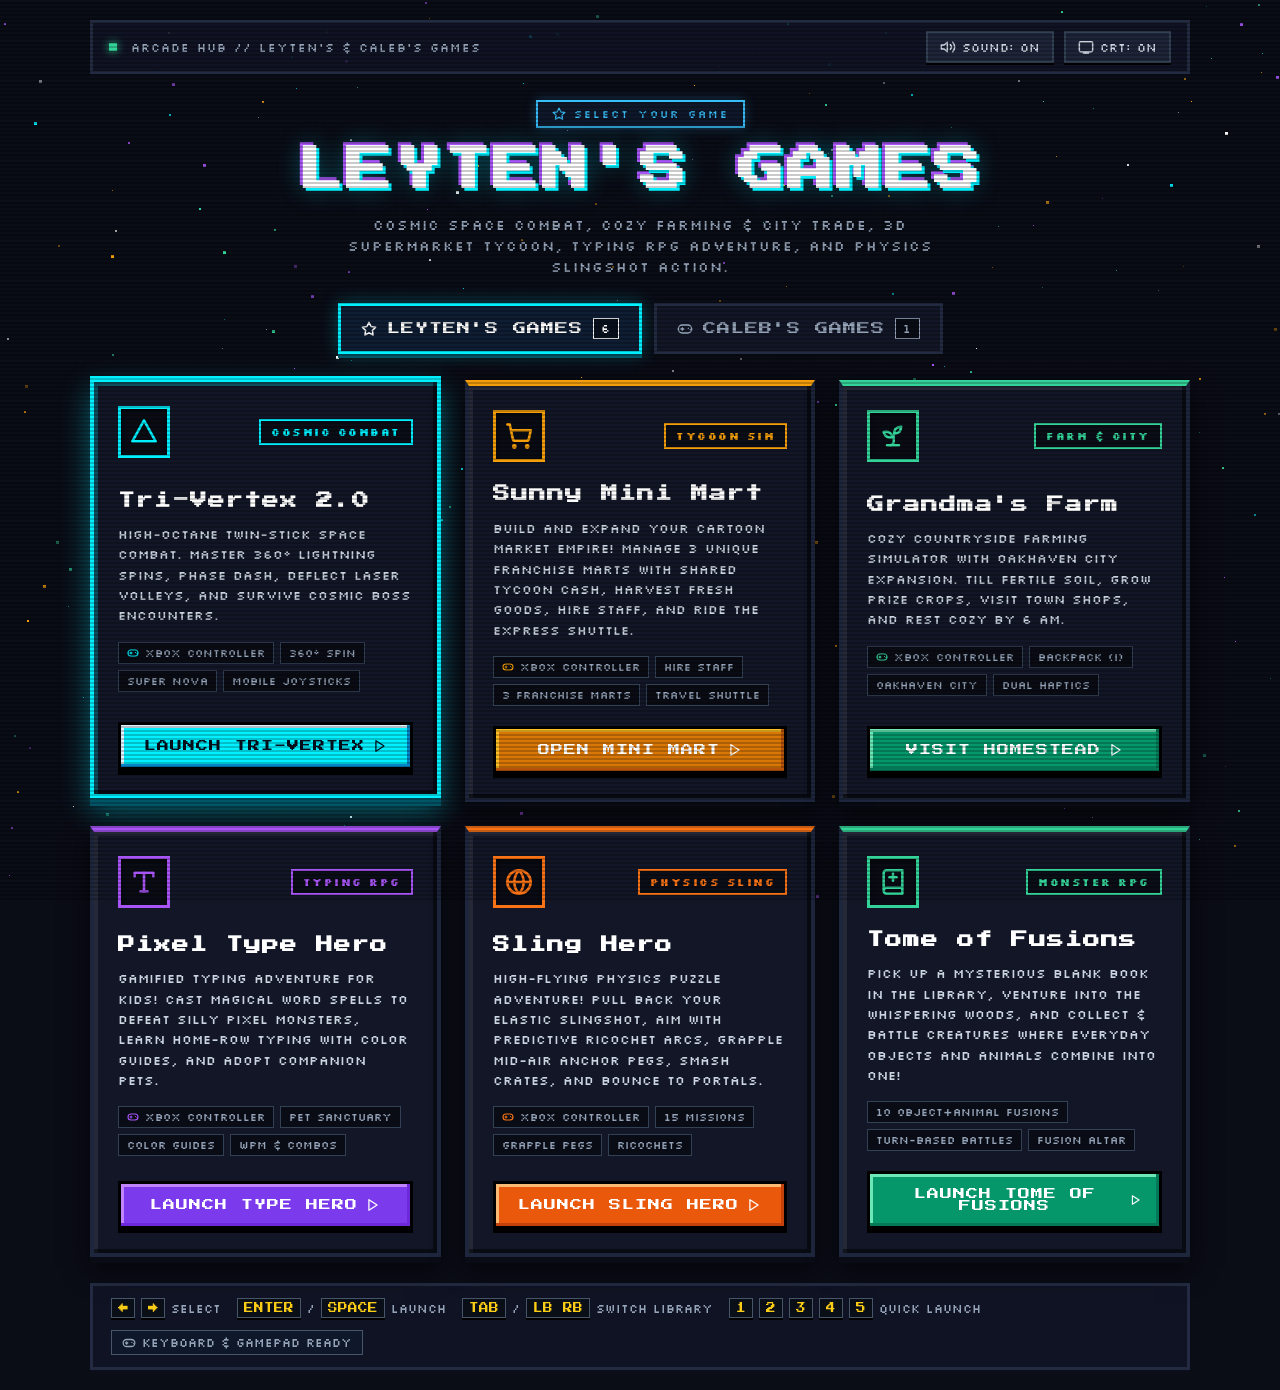
<file: index.html>
<!DOCTYPE html>
<html lang="en">
<head>
  <meta charset="UTF-8">
  <meta name="viewport" content="width=device-width, initial-scale=1.0, maximum-scale=1.0, user-scalable=no, viewport-fit=cover">
  <title>Leyten's Games - Retro Pixel Arcade Hub</title>
  <link rel="icon" type="image/png" href="arcade_icon.png">
  <link rel="shortcut icon" href="arcade_icon.ico">
  <link rel="preconnect" href="https://fonts.googleapis.com">
  <link rel="preconnect" href="https://fonts.gstatic.com" crossorigin>
  <link href="https://fonts.googleapis.com/css2?family=Press+Start+2P&family=Silkscreen:wght@400;700&display=swap" rel="stylesheet">
  <style>
    :root {
      --bg-dark: #0a0c16;
      --panel-bg: #121626;
      --pixel-border: #1e2538;
      --tri-neon: #00f0ff;
      --tri-glow: rgba(0, 240, 255, 0.4);
      --mart-amber: #f59e0b;
      --mart-glow: rgba(245, 158, 11, 0.4);
      --farm-green: #34d399;
      --farm-glow: rgba(52, 211, 153, 0.4);
      --hero-purple: #a855f7;
      --hero-glow: rgba(168, 85, 247, 0.4);
      --sling-orange: #f97316;
      --sling-glow: rgba(249, 115, 22, 0.4);
      --text-white: #f8fafc;
      --text-gray: #94a3b8;
    }

    * {
      box-sizing: border-box;
      margin: 0;
      padding: 0;
      user-select: none;
      -webkit-user-select: none;
    }

    body {
      background-color: var(--bg-dark);
      color: var(--text-white);
      font-family: 'Silkscreen', 'Courier New', monospace;
      min-height: 100vh;
      min-height: 100dvh;
      display: flex;
      flex-direction: column;
      align-items: center;
      justify-content: center;
      padding: calc(20px + env(safe-area-inset-top, 0px)) calc(16px + env(safe-area-inset-right, 0px)) calc(20px + env(safe-area-inset-bottom, 0px)) calc(16px + env(safe-area-inset-left, 0px));
      overflow-x: hidden;
      position: relative;
    }

    /* Pixel Starfield Background Canvas */
    #pixelCanvas {
      position: fixed;
      top: 0;
      left: 0;
      width: 100%;
      height: 100%;
      z-index: 0;
      pointer-events: none;
    }

    /* Optional CRT Scanline Overlay */
    .crt-overlay {
      position: fixed;
      inset: 0;
      background: linear-gradient(rgba(18, 16, 16, 0) 50%, rgba(0, 0, 0, 0.28) 50%);
      background-size: 100% 4px;
      z-index: 100;
      pointer-events: none;
      opacity: 0.75;
      transition: opacity 0.2s ease;
    }
    .crt-overlay.off {
      opacity: 0;
    }

    /* Main Container */
    .hub-container {
      position: relative;
      z-index: 10;
      width: 100%;
      max-width: 1100px;
      display: flex;
      flex-direction: column;
      align-items: center;
      gap: 26px;
    }

    /* Top Controls Bar */
    .top-bar {
      width: 100%;
      display: flex;
      justify-content: space-between;
      align-items: center;
      flex-wrap: wrap;
      gap: 12px;
      background: rgba(18, 22, 38, 0.85);
      border: 3px solid #232b42;
      box-shadow: 0 4px 0 #0b0e18;
      padding: 8px 16px;
    }

    .top-left-status {
      display: flex;
      align-items: center;
      gap: 14px;
      font-size: 0.72rem;
      letter-spacing: 1px;
      color: #94a3b8;
    }

    .blinking-dot {
      width: 8px;
      height: 8px;
      background: #34d399;
      box-shadow: 0 0 8px #34d399;
      display: inline-block;
      animation: pixelBlink 1s infinite steps(1);
    }

    @keyframes pixelBlink {
      0%, 49% { opacity: 1; }
      50%, 100% { opacity: 0; }
    }

    .top-actions {
      display: flex;
      align-items: center;
      gap: 10px;
    }

    .top-btn {
      font-family: 'Silkscreen', monospace;
      font-size: 0.72rem;
      padding: 6px 12px;
      background: #1e2538;
      border: 2px solid #334155;
      color: #cbd5e1;
      cursor: pointer;
      display: inline-flex;
      align-items: center;
      gap: 6px;
      box-shadow: 0 2px 0 #000;
      transition: all 0.1s ease;
    }

    .top-btn:hover {
      background: #2a344d;
      border-color: #64748b;
      color: #ffffff;
      transform: translateY(-1px);
    }

    .top-btn:active {
      transform: translateY(1px);
      box-shadow: 0 1px 0 #000;
    }

    /* Arcade Header */
    .arcade-header {
      text-align: center;
      display: flex;
      flex-direction: column;
      align-items: center;
      gap: 10px;
      position: relative;
    }

    .arcade-badge {
      display: inline-flex;
      align-items: center;
      gap: 8px;
      font-size: 0.68rem;
      padding: 5px 14px;
      background: #0f172a;
      border: 2px solid #38bdf8;
      box-shadow: 0 0 12px rgba(56, 189, 248, 0.3);
      color: #38bdf8;
      text-transform: uppercase;
      letter-spacing: 2px;
    }

    .arcade-title {
      font-family: 'Press Start 2P', monospace;
      font-size: clamp(1.8rem, 4.2vw, 2.9rem);
      letter-spacing: 3px;
      color: #ffffff;
      text-shadow: 
        3px 3px 0 #00f0ff,
        -3px -3px 0 #a855f7,
        0 0 24px rgba(0, 240, 255, 0.4);
      margin: 4px 0;
      line-height: 1.25;
    }

    .arcade-subtitle {
      font-size: 0.88rem;
      color: #94a3b8;
      letter-spacing: 1px;
      max-width: 640px;
      line-height: 1.5;
    }

    /* Hub Library Tabs */
    .hub-tabs {
      display: flex;
      justify-content: center;
      align-items: center;
      flex-wrap: wrap;
      gap: 12px;
      width: 100%;
    }

    .hub-tab-btn {
      font-family: 'Press Start 2P', monospace;
      font-size: clamp(0.68rem, 1.5vw, 0.82rem);
      padding: 12px 20px;
      background: #121626;
      border: 3px solid #232b42;
      color: #94a3b8;
      cursor: pointer;
      display: inline-flex;
      align-items: center;
      gap: 10px;
      box-shadow: 0 4px 0 #090c14;
      transition: all 0.12s ease;
      letter-spacing: 1px;
      touch-action: manipulation;
      -webkit-tap-highlight-color: transparent;
    }

    .hub-tab-btn:hover {
      background: #1a2138;
      color: #e2e8f0;
      transform: translateY(-2px);
    }

    .hub-tab-btn.active[data-tab="leytens"] {
      background: #0f1e33;
      border-color: var(--tri-neon);
      color: #ffffff;
      box-shadow: 0 4px 0 #005566, 0 0 18px rgba(0, 240, 255, 0.3);
    }

    .hub-tab-btn.active[data-tab="calebs"] {
      background: #231233;
      border-color: var(--hero-purple);
      color: #ffffff;
      box-shadow: 0 4px 0 #581c87, 0 0 18px rgba(168, 85, 247, 0.35);
    }

    .tab-count-badge {
      font-family: 'Silkscreen', monospace;
      font-size: 0.72rem;
      padding: 2px 7px;
      background: rgba(0, 0, 0, 0.45);
      border: 1px solid currentColor;
    }

    .hub-panel.hidden {
      display: none;
    }

    /* Empty Cartridge State for Caleb's Games */
    .empty-library-card {
      grid-column: 1 / -1;
      background: var(--panel-bg);
      border: 4px dashed #4c1d95;
      box-shadow:
        inset -4px -4px 0px 0px rgba(0, 0, 0, 0.5),
        0 8px 24px rgba(0, 0, 0, 0.55);
      padding: 40px 28px;
      display: flex;
      flex-direction: column;
      align-items: center;
      text-align: center;
      gap: 16px;
    }

    .empty-icon-wrap {
      width: 64px;
      height: 64px;
      display: flex;
      align-items: center;
      justify-content: center;
      background: #090c14;
      border: 3px solid var(--hero-purple);
      color: var(--hero-purple);
      box-shadow: 0 0 18px rgba(168, 85, 247, 0.28);
    }

    .empty-library-title {
      font-family: 'Press Start 2P', monospace;
      font-size: clamp(0.95rem, 2.2vw, 1.25rem);
      color: #ffffff;
      letter-spacing: 1px;
    }

    .empty-library-desc {
      max-width: 580px;
      font-size: 0.85rem;
      line-height: 1.65;
      color: #cbd5e1;
    }

    .empty-path-pill {
      font-family: 'Silkscreen', monospace;
      font-size: 0.78rem;
      padding: 8px 14px;
      background: #090c14;
      border: 2px solid #7c3aed;
      color: #d8b4fe;
      word-break: break-all;
    }

    /* Games Grid */
    .games-grid {
      display: grid;
      grid-template-columns: repeat(auto-fit, minmax(320px, 1fr));
      gap: 24px;
      width: 100%;
    }

    /* Pixel Game Card */
    .pixel-card {
      background: var(--panel-bg);
      border: 4px solid #1e263d;
      box-shadow: 
        inset -4px -4px 0px 0px rgba(0, 0, 0, 0.5),
        inset 4px 4px 0px 0px rgba(255, 255, 255, 0.08),
        0 6px 0px 0px #090c14,
        0 12px 24px rgba(0, 0, 0, 0.6);
      padding: 24px;
      display: flex;
      flex-direction: column;
      justify-content: space-between;
      gap: 20px;
      text-decoration: none;
      color: inherit;
      position: relative;
      transition: transform 0.15s ease, border-color 0.15s ease, box-shadow 0.15s ease;
      cursor: pointer;
      outline: none;
      touch-action: manipulation;
      -webkit-tap-highlight-color: transparent;
    }

    .pixel-card:hover, .pixel-card.active-focus {
      transform: translateY(-4px);
    }

    /* Specific Game Card Themes */
    .pixel-card.tri-vertex {
      border-top: 6px solid var(--tri-neon);
    }
    .pixel-card.tri-vertex:hover, .pixel-card.tri-vertex.active-focus {
      border-color: var(--tri-neon);
      box-shadow: 
        inset -4px -4px 0px 0px rgba(0, 0, 0, 0.5),
        inset 4px 4px 0px 0px rgba(0, 240, 255, 0.25),
        0 8px 0px 0px #005566,
        0 14px 28px var(--tri-glow);
    }

    .pixel-card.mini-mart {
      border-top: 6px solid var(--mart-amber);
    }
    .pixel-card.mini-mart:hover, .pixel-card.mini-mart.active-focus {
      border-color: var(--mart-amber);
      box-shadow: 
        inset -4px -4px 0px 0px rgba(0, 0, 0, 0.5),
        inset 4px 4px 0px 0px rgba(245, 158, 11, 0.25),
        0 8px 0px 0px #6b4004,
        0 14px 28px var(--mart-glow);
    }

    .pixel-card.homestead {
      border-top: 6px solid var(--farm-green);
    }
    .pixel-card.homestead:hover, .pixel-card.homestead.active-focus {
      border-color: var(--farm-green);
      box-shadow: 
        inset -4px -4px 0px 0px rgba(0, 0, 0, 0.5),
        inset 4px 4px 0px 0px rgba(52, 211, 153, 0.25),
        0 8px 0px 0px #064e3b,
        0 14px 28px var(--farm-glow);
    }

    .pixel-card.type-hero {
      border-top: 6px solid var(--hero-purple);
    }
    .pixel-card.type-hero:hover, .pixel-card.type-hero.active-focus {
      border-color: var(--hero-purple);
      box-shadow: 
        inset -4px -4px 0px 0px rgba(0, 0, 0, 0.5),
        inset 4px 4px 0px 0px rgba(168, 85, 247, 0.25),
        0 8px 0px 0px #581c87,
        0 14px 28px var(--hero-glow);
    }
    .pixel-card.type-hero .pixel-icon-box {
      border-color: var(--hero-purple);
      color: var(--hero-purple);
    }
    .pixel-card.type-hero .genre-pill {
      border-color: var(--hero-purple);
      color: var(--hero-purple);
    }
    .pixel-card.type-hero .pixel-btn-action {
      background: #7c3aed;
      color: #ffffff;
      box-shadow: 
        inset -3px -3px 0px 0px #6d28d9,
        inset 3px 3px 0px 0px #c084fc,
        0 4px 0 #000;
    }
    .pixel-card.type-hero:hover .pixel-btn-action,
    .pixel-card.type-hero.active-focus .pixel-btn-action {
      background: var(--hero-purple);
      color: #1e1035;
      box-shadow: 
        inset -3px -3px 0px 0px #7c3aed,
        inset 3px 3px 0px 0px #f3e8ff,
        0 5px 0 #000;
    }

    .pixel-card.sling-hero {
      border-top: 6px solid var(--sling-orange);
    }
    .pixel-card.sling-hero:hover, .pixel-card.sling-hero.active-focus {
      border-color: var(--sling-orange);
      box-shadow: 
        inset -4px -4px 0px 0px rgba(0, 0, 0, 0.5),
        inset 4px 4px 0px 0px rgba(249, 115, 22, 0.25),
        0 8px 0px 0px #9a3412,
        0 14px 28px var(--sling-glow);
    }
    .pixel-card.sling-hero .pixel-icon-box {
      border-color: var(--sling-orange);
      color: var(--sling-orange);
    }
    .pixel-card.sling-hero .genre-pill {
      border-color: var(--sling-orange);
      color: var(--sling-orange);
    }
    .pixel-card.sling-hero .pixel-btn-action {
      background: #ea580c;
      color: #ffffff;
      box-shadow: 
        inset -3px -3px 0px 0px #c2410c,
        inset 3px 3px 0px 0px #fdba74,
        0 4px 0 #000;
    }
    .pixel-card.sling-hero:hover .pixel-btn-action,
    .pixel-card.sling-hero.active-focus .pixel-btn-action {
      background: var(--sling-orange);
      color: #1a0800;
      box-shadow: 
        inset -3px -3px 0px 0px #ea580c,
        inset 3px 3px 0px 0px #ffedd5,
        0 5px 0 #000;
    }

    /* Card Header */
    .card-header-row {
      display: flex;
      justify-content: space-between;
      align-items: center;
    }

    .pixel-icon-box {
      width: 52px;
      height: 52px;
      display: flex;
      align-items: center;
      justify-content: center;
      background: #090c14;
      border: 3px solid;
      box-shadow: inset 0 2px 4px rgba(0, 0, 0, 0.6);
    }

    .pixel-card.tri-vertex .pixel-icon-box {
      border-color: var(--tri-neon);
      color: var(--tri-neon);
    }
    .pixel-card.mini-mart .pixel-icon-box {
      border-color: var(--mart-amber);
      color: var(--mart-amber);
    }
    .pixel-card.homestead .pixel-icon-box {
      border-color: var(--farm-green);
      color: var(--farm-green);
    }

    .genre-pill {
      font-size: 0.65rem;
      font-weight: 700;
      letter-spacing: 1.5px;
      padding: 4px 10px;
      border: 2px solid;
      text-transform: uppercase;
      background: rgba(0, 0, 0, 0.4);
    }

    .pixel-card.tri-vertex .genre-pill {
      border-color: var(--tri-neon);
      color: var(--tri-neon);
    }
    .pixel-card.mini-mart .genre-pill {
      border-color: var(--mart-amber);
      color: var(--mart-amber);
    }
    .pixel-card.homestead .genre-pill {
      border-color: var(--farm-green);
      color: var(--farm-green);
    }

    /* Card Details */
    .card-body {
      display: flex;
      flex-direction: column;
      gap: 12px;
    }

    .game-title {
      font-family: 'Press Start 2P', monospace;
      font-size: 1.05rem;
      line-height: 1.4;
      color: #ffffff;
      letter-spacing: 1px;
    }

    .game-desc {
      font-size: 0.82rem;
      line-height: 1.55;
      color: #cbd5e1;
    }

    /* Feature Badges */
    .feature-list {
      display: flex;
      flex-wrap: wrap;
      gap: 6px;
      margin-top: 4px;
    }

    .feature-badge {
      display: inline-flex;
      align-items: center;
      gap: 6px;
      font-size: 0.68rem;
      background: #090c14;
      border: 1px solid #334155;
      padding: 3px 8px;
      color: #94a3b8;
    }

    /* Chunky Pixel Action Button */
    .pixel-btn-action {
      font-family: 'Press Start 2P', monospace;
      font-size: 0.75rem;
      padding: 14px 18px;
      text-align: center;
      text-transform: uppercase;
      border: 3px solid #000;
      cursor: pointer;
      display: flex;
      align-items: center;
      justify-content: center;
      gap: 8px;
      transition: all 0.08s ease;
      letter-spacing: 1px;
      text-decoration: none;
    }

    .pixel-card.tri-vertex .pixel-btn-action {
      background: #0284c7;
      color: #ffffff;
      box-shadow: 
        inset -3px -3px 0px 0px #0369a1,
        inset 3px 3px 0px 0px #38bdf8,
        0 4px 0 #000;
    }
    .pixel-card.tri-vertex:hover .pixel-btn-action,
    .pixel-card.tri-vertex.active-focus .pixel-btn-action {
      background: var(--tri-neon);
      color: #04101e;
      box-shadow: 
        inset -3px -3px 0px 0px #0284c7,
        inset 3px 3px 0px 0px #e0f2fe,
        0 5px 0 #000;
    }

    .pixel-card.mini-mart .pixel-btn-action {
      background: #d97706;
      color: #ffffff;
      box-shadow: 
        inset -3px -3px 0px 0px #b45309,
        inset 3px 3px 0px 0px #fbbf24,
        0 4px 0 #000;
    }
    .pixel-card.mini-mart:hover .pixel-btn-action,
    .pixel-card.mini-mart.active-focus .pixel-btn-action {
      background: var(--mart-amber);
      color: #261300;
      box-shadow: 
        inset -3px -3px 0px 0px #d97706,
        inset 3px 3px 0px 0px #fef08a,
        0 5px 0 #000;
    }

    .pixel-card.homestead .pixel-btn-action {
      background: #059669;
      color: #ffffff;
      box-shadow: 
        inset -3px -3px 0px 0px #047857,
        inset 3px 3px 0px 0px #6ee7b7,
        0 4px 0 #000;
    }
    .pixel-card.homestead:hover .pixel-btn-action,
    .pixel-card.homestead.active-focus .pixel-btn-action {
      background: var(--farm-green);
      color: #022c22;
      box-shadow: 
        inset -3px -3px 0px 0px #059669,
        inset 3px 3px 0px 0px #a7f3d0,
        0 5px 0 #000;
    }

    .pixel-card:active .pixel-btn-action {
      transform: translateY(2px);
      box-shadow: inset -2px -2px 0px 0px rgba(0,0,0,0.4), inset 2px 2px 0px 0px rgba(255,255,255,0.4), 0 2px 0 #000;
    }

    /* Footer & Controls Guide */
    .hub-footer {
      width: 100%;
      background: rgba(18, 22, 38, 0.85);
      border: 3px solid #232b42;
      box-shadow: 0 4px 0 #0b0e18;
      padding: 12px 18px;
      display: flex;
      justify-content: space-between;
      align-items: center;
      flex-wrap: wrap;
      gap: 12px;
      font-size: 0.72rem;
      color: #94a3b8;
    }

    .controls-group {
      display: flex;
      align-items: center;
      gap: 16px;
      flex-wrap: wrap;
    }

    .ctrl-item {
      display: flex;
      align-items: center;
      gap: 6px;
    }

    .ctrl-key {
      font-family: 'Press Start 2P', monospace;
      font-size: 0.6rem;
      background: #0a0e17;
      border: 1px solid #475569;
      padding: 4px 6px;
      color: #facc15;
      box-shadow: 0 2px 0 #000;
    }

    .gamepad-indicator {
      display: inline-flex;
      align-items: center;
      gap: 6px;
      padding: 4px 10px;
      background: #0f172a;
      border: 1px solid #475569;
      color: #94a3b8;
      transition: all 0.2s ease;
    }

    .gamepad-indicator.active {
      background: rgba(6, 78, 59, 0.6);
      border-color: #34d399;
      color: #a7f3d0;
      box-shadow: 0 0 10px rgba(52, 211, 153, 0.3);
    }

    /* Professional Icon Helper */
    .ui-icon {
      width: 16px;
      height: 16px;
      display: inline-block;
      vertical-align: middle;
      stroke: currentColor;
      stroke-width: 2.2;
      stroke-linecap: round;
      stroke-linejoin: round;
      fill: none;
    }

    @media (max-width: 768px) {
      .arcade-title {
        font-size: 1.6rem;
      }
      .games-grid {
        grid-template-columns: 1fr;
      }
      .hub-footer {
        flex-direction: column;
        align-items: flex-start;
      }
    }

    @media (max-height: 580px) {
      body {
        justify-content: flex-start;
        padding-top: calc(10px + env(safe-area-inset-top, 0px));
        padding-bottom: calc(10px + env(safe-area-inset-bottom, 0px));
      }
      .hub-container {
        gap: 12px;
      }
      .arcade-title {
        font-size: 1.45rem;
      }
      .arcade-subtitle {
        font-size: 0.72rem;
      }
      .games-grid {
        grid-template-columns: repeat(auto-fit, minmax(230px, 1fr));
        gap: 12px;
      }
      .pixel-card {
        padding: 14px;
        gap: 10px;
      }
      .pixel-btn-action {
        padding: 10px 12px;
        font-size: 0.65rem;
      }
      .hub-footer {
        padding: 8px 12px;
      }
    }
  </style>
</head>
<body>

  <!-- Background Pixel Canvas -->
  <canvas id="pixelCanvas"></canvas>

  <!-- CRT Scanline Overlay -->
  <div class="crt-overlay" id="crtOverlay"></div>

  <!-- Hub Main Wrapper -->
  <main class="hub-container">

    <!-- Top Status & Settings Bar -->
    <header class="top-bar">
      <div class="top-left-status">
        <span class="blinking-dot"></span>
        <span>ARCADE HUB // LEYTEN'S &amp; CALEB'S GAMES</span>
      </div>
      <div class="top-actions">
        <!-- Audio Synthesizer Toggle -->
        <button class="top-btn" id="btnAudio" title="Toggle 8-bit Sound Synthesizer">
          <svg class="ui-icon" id="audioIcon" viewBox="0 0 24 24">
            <polygon points="11 5 6 9 2 9 2 15 6 15 11 19 11 5"/>
            <path d="M15.54 8.46a5 5 0 0 1 0 7.07"/>
            <path d="M19.07 4.93a10 10 0 0 1 0 14.14"/>
          </svg>
          <span id="audioText">SOUND: ON</span>
        </button>

        <!-- Scanline Toggle -->
        <button class="top-btn" id="btnCrt" title="Toggle Retro CRT Scanlines">
          <svg class="ui-icon" viewBox="0 0 24 24">
            <rect width="20" height="15" x="2" y="4" rx="2"/>
            <line x1="8" x2="16" y1="21" y2="21"/>
            <line x1="12" x2="12" y1="19" y2="21"/>
          </svg>
          <span id="crtText">CRT: ON</span>
        </button>
      </div>
    </header>

    <!-- Arcade Header Banner -->
    <section class="arcade-header">
      <div class="arcade-badge">
        <svg class="ui-icon" style="width: 14px; height: 14px; color: #38bdf8;" viewBox="0 0 24 24">
          <polygon points="12 2 15.09 8.26 22 9.27 17 14.14 18.18 21.02 12 17.77 5.82 21.02 7 14.14 2 9.27 8.91 8.26 12 2"/>
        </svg>
        <span>SELECT YOUR GAME</span>
      </div>
      <h1 class="arcade-title" id="hubTitle">LEYTEN'S GAMES</h1>
      <p class="arcade-subtitle" id="hubSubtitle">Cosmic space combat, cozy farming &amp; city trade, 3D supermarket tycoon, typing RPG adventure, and physics slingshot action.</p>
    </section>

    <!-- Library Tabs Switcher -->
    <nav class="hub-tabs" role="tablist" aria-label="Game Libraries">
      <button class="hub-tab-btn active" id="tabBtnLeytens" data-tab="leytens" role="tab" aria-selected="true" type="button">
        <svg class="ui-icon" viewBox="0 0 24 24">
          <polygon points="12 2 15.09 8.26 22 9.27 17 14.14 18.18 21.02 12 17.77 5.82 21.02 7 14.14 2 9.27 8.91 8.26 12 2"/>
        </svg>
        <span>LEYTEN'S GAMES</span>
        <span class="tab-count-badge" id="countLeytens">5</span>
      </button>
      <button class="hub-tab-btn" id="tabBtnCalebs" data-tab="calebs" role="tab" aria-selected="false" type="button">
        <svg class="ui-icon" viewBox="0 0 24 24">
          <rect width="20" height="12" x="2" y="6" rx="6"/>
          <path d="M6 12h4m-2-2v4m9-3h.01m3 2h.01"/>
        </svg>
        <span>CALEB'S GAMES</span>
        <span class="tab-count-badge" id="countCalebs">0</span>
      </button>
    </nav>

    <!-- Games Grid (Leyten's Games) -->
    <section class="games-grid hub-panel" id="panel-leytens" aria-label="Leyten's Game Library">

      <!-- 1. TRI-VERTEX 2.0 -->
      <a href="Tri-Vertex/index.html" class="pixel-card tri-vertex" id="card-0" data-index="0" tabindex="0">
        <div class="card-header-row">
          <div class="pixel-icon-box" aria-hidden="true">
            <svg class="ui-icon" style="width: 28px; height: 28px;" viewBox="0 0 24 24">
              <polygon points="12 2 22 20 2 20 12 2"/>
            </svg>
          </div>
          <span class="genre-pill">COSMIC COMBAT</span>
        </div>

        <div class="card-body">
          <h2 class="game-title">Tri-Vertex 2.0</h2>
          <p class="game-desc">High-octane twin-stick space combat. Master 360° lightning spins, phase dash, deflect laser volleys, and survive cosmic boss encounters.</p>
          <div class="feature-list">
            <span class="feature-badge">
              <svg class="ui-icon" style="width: 12px; height: 12px; color: #00f0ff;" viewBox="0 0 24 24">
                <rect width="20" height="12" x="2" y="6" rx="6"/>
                <path d="M6 12h4m-2-2v4m9-3h.01m3 2h.01"/>
              </svg>
              Xbox Controller
            </span>
            <span class="feature-badge">360° Spin</span>
            <span class="feature-badge">Super Nova</span>
            <span class="feature-badge">Mobile Joysticks</span>
          </div>
        </div>

        <div class="pixel-btn-action">
          <span>LAUNCH TRI-VERTEX</span>
          <svg class="ui-icon" style="width: 14px; height: 14px;" viewBox="0 0 24 24">
            <polygon points="5 3 19 12 5 21 5 3"/>
          </svg>
        </div>
      </a>

      <!-- 2. Sunny Mini Mart -->
      <a href="Mini-Mart/index.html" class="pixel-card mini-mart" id="card-1" data-index="1" tabindex="0">
        <div class="card-header-row">
          <div class="pixel-icon-box" aria-hidden="true">
            <svg class="ui-icon" style="width: 28px; height: 28px;" viewBox="0 0 24 24">
              <circle cx="8" cy="21" r="1"/>
              <circle cx="19" cy="21" r="1"/>
              <path d="M2.05 2.05h2l2.66 12.42a2 2 0 0 0 2 1.58h9.78a2 2 0 0 0 1.95-1.57l1.65-7.43H5.12"/>
            </svg>
          </div>
          <span class="genre-pill">TYCOON SIM</span>
        </div>

        <div class="card-body">
          <h2 class="game-title">Sunny Mini Mart</h2>
          <p class="game-desc">Build and expand your cartoon market empire! Manage 3 unique franchise marts with shared tycoon cash, harvest fresh goods, hire staff, and ride the Express Shuttle.</p>
          <div class="feature-list">
            <span class="feature-badge">
              <svg class="ui-icon" style="width: 12px; height: 12px; color: #f59e0b;" viewBox="0 0 24 24">
                <rect width="20" height="12" x="2" y="6" rx="6"/>
                <path d="M6 12h4m-2-2v4m9-3h.01m3 2h.01"/>
              </svg>
              Xbox Controller
            </span>
            <span class="feature-badge">Hire Staff</span>
            <span class="feature-badge">3 Franchise Marts</span>
            <span class="feature-badge">Travel Shuttle</span>
          </div>
        </div>

        <div class="pixel-btn-action">
          <span>OPEN MINI MART</span>
          <svg class="ui-icon" style="width: 14px; height: 14px;" viewBox="0 0 24 24">
            <polygon points="5 3 19 12 5 21 5 3"/>
          </svg>
        </div>
      </a>

      <!-- 3. GRANDMA'S HOMESTEAD -->
      <a href="Grandmas-Homestead/index.html" class="pixel-card homestead" id="card-2" data-index="2" tabindex="0">
        <div class="card-header-row">
          <div class="pixel-icon-box" aria-hidden="true">
            <svg class="ui-icon" style="width: 28px; height: 28px;" viewBox="0 0 24 24">
              <path d="M7 20h10"/>
              <path d="M10 20c5.5-2.5.8-6.4 3-10"/>
              <path d="M9.5 9.4c1.1.8 1.8 2.2 2.3 3.7-2 .4-3.5.4-4.8-.3-1.2-.6-2.3-1.9-3-4.2 2.8-.5 4.4.1 5.5.8z"/>
              <path d="M14.1 6a7 7 0 0 0-1.1 4c1.9-.1 3.3-.6 4.3-1.4 1-1 1.6-2.3 1.7-4.6-2.7.1-4 1-4.9 2z"/>
            </svg>
          </div>
          <span class="genre-pill">FARM &amp; CITY</span>
        </div>

        <div class="card-body">
          <h2 class="game-title">Grandma's Farm</h2>
          <p class="game-desc">Cozy countryside farming simulator with Oakhaven City expansion. Till fertile soil, grow prize crops, visit town shops, and rest cozy by 6 AM.</p>
          <div class="feature-list">
            <span class="feature-badge">
              <svg class="ui-icon" style="width: 12px; height: 12px; color: #34d399;" viewBox="0 0 24 24">
                <rect width="20" height="12" x="2" y="6" rx="6"/>
                <path d="M6 12h4m-2-2v4m9-3h.01m3 2h.01"/>
              </svg>
              Xbox Controller
            </span>
            <span class="feature-badge">Backpack (I)</span>
            <span class="feature-badge">Oakhaven City</span>
            <span class="feature-badge">Dual Haptics</span>
          </div>
        </div>

        <div class="pixel-btn-action">
          <span>VISIT HOMESTEAD</span>
          <svg class="ui-icon" style="width: 14px; height: 14px;" viewBox="0 0 24 24">
            <polygon points="5 3 19 12 5 21 5 3"/>
          </svg>
        </div>
      </a>

      <!-- 4. PIXEL TYPE HERO -->
      <a href="Pixel-Type-Hero/index.html" class="pixel-card type-hero" id="card-3" data-index="3" tabindex="0">
        <div class="card-header-row">
          <div class="pixel-icon-box" aria-hidden="true">
            <svg class="ui-icon" style="width: 28px; height: 28px;" viewBox="0 0 24 24">
              <polyline points="4 7 4 4 20 4 20 7"/>
              <line x1="9" x2="15" y1="20" y2="20"/>
              <line x1="12" x2="12" y1="4" y2="20"/>
            </svg>
          </div>
          <span class="genre-pill">TYPING RPG</span>
        </div>

        <div class="card-body">
          <h2 class="game-title">Pixel Type Hero</h2>
          <p class="game-desc">Gamified typing adventure for kids! Cast magical word spells to defeat silly pixel monsters, learn home-row typing with color guides, and adopt companion pets.</p>
          <div class="feature-list">
            <span class="feature-badge">
              <svg class="ui-icon" style="width: 12px; height: 12px; color: #a855f7;" viewBox="0 0 24 24">
                <rect width="20" height="12" x="2" y="6" rx="6"/>
                <path d="M6 12h4m-2-2v4m9-3h.01m3 2h.01"/>
              </svg>
              Xbox Controller
            </span>
            <span class="feature-badge">Pet Sanctuary</span>
            <span class="feature-badge">Color Guides</span>
            <span class="feature-badge">WPM &amp; Combos</span>
          </div>
        </div>

        <div class="pixel-btn-action">
          <span>LAUNCH TYPE HERO</span>
          <svg class="ui-icon" style="width: 14px; height: 14px;" viewBox="0 0 24 24">
            <polygon points="5 3 19 12 5 21 5 3"/>
          </svg>
        </div>
      </a>

      <!-- 5. SLING HERO -->
      <a href="Sling-Hero/index.html" class="pixel-card sling-hero" id="card-4" data-index="4" tabindex="0">
        <div class="card-header-row">
          <div class="pixel-icon-box" aria-hidden="true">
            <svg class="ui-icon" style="width: 28px; height: 28px;" viewBox="0 0 24 24">
              <circle cx="12" cy="12" r="10"/>
              <path d="M12 2a14.5 14.5 0 0 0 0 20 14.5 14.5 0 0 0 0-20"/>
              <path d="M2 12h20"/>
            </svg>
          </div>
          <span class="genre-pill">PHYSICS SLING</span>
        </div>

        <div class="card-body">
          <h2 class="game-title">Sling Hero</h2>
          <p class="game-desc">High-flying physics puzzle adventure! Pull back your elastic slingshot, aim with predictive ricochet arcs, grapple mid-air anchor pegs, smash crates, and bounce to portals.</p>
          <div class="feature-list">
            <span class="feature-badge">
              <svg class="ui-icon" style="width: 12px; height: 12px; color: #f97316;" viewBox="0 0 24 24">
                <rect width="20" height="12" x="2" y="6" rx="6"/>
                <path d="M6 12h4m-2-2v4m9-3h.01m3 2h.01"/>
              </svg>
              Xbox Controller
            </span>
            <span class="feature-badge">15 Missions</span>
            <span class="feature-badge">Grapple Pegs</span>
            <span class="feature-badge">Ricochets</span>
          </div>
        </div>

        <div class="pixel-btn-action">
          <span>LAUNCH SLING HERO</span>
          <svg class="ui-icon" style="width: 14px; height: 14px;" viewBox="0 0 24 24">
            <polygon points="5 3 19 12 5 21 5 3"/>
          </svg>
        </div>
      </a>

      <!-- 6. TOME OF FUSIONS -->
      <a href="Wild-Fusions/index.html" class="pixel-card homestead" id="card-5" data-index="5" tabindex="0">
        <div class="card-header-row">
          <div class="pixel-icon-box" aria-hidden="true">
            <svg class="ui-icon" style="width: 28px; height: 28px;" viewBox="0 0 24 24">
              <path d="M4 19.5v-15A2.5 2.5 0 0 1 6.5 2H20v20H6.5a2.5 2.5 0 0 1 0-5H20"/>
              <path d="M9 8h6"/>
              <path d="M12 5v6"/>
            </svg>
          </div>
          <span class="genre-pill">MONSTER RPG</span>
        </div>

        <div class="card-body">
          <h2 class="game-title">Tome of Fusions</h2>
          <p class="game-desc">Pick up a mysterious blank book in the library, venture into the Whispering Woods, and collect &amp; battle creatures where everyday Objects and Animals combine into one!</p>
          <div class="feature-list">
            <span class="feature-badge">10 Object+Animal Fusions</span>
            <span class="feature-badge">Turn-Based Battles</span>
            <span class="feature-badge">Fusion Altar</span>
          </div>
        </div>

        <div class="pixel-btn-action">
          <span>LAUNCH TOME OF FUSIONS</span>
          <svg class="ui-icon" style="width: 14px; height: 14px;" viewBox="0 0 24 24">
            <polygon points="5 3 19 12 5 21 5 3"/>
          </svg>
        </div>
      </a>



    </section>

    <!-- Games Grid (Caleb's Games) -->
    <section class="games-grid hub-panel hidden" id="panel-calebs" aria-label="Caleb's Game Library"></section>

    <!-- Footer Status & Gamepad Guide -->
    <footer class="hub-footer">
      <div class="controls-group">
        <div class="ctrl-item">
          <span class="ctrl-key">&larr;</span>
          <span class="ctrl-key">&rarr;</span>
          <span>SELECT</span>
        </div>
        <div class="ctrl-item">
          <span class="ctrl-key">ENTER</span>
          <span>/</span>
          <span class="ctrl-key">SPACE</span>
          <span>LAUNCH</span>
        </div>
        <div class="ctrl-item">
          <span class="ctrl-key">TAB</span>
          <span>/</span>
          <span class="ctrl-key">LB RB</span>
          <span>SWITCH LIBRARY</span>
        </div>
        <div class="ctrl-item">
          <span class="ctrl-key">1</span>
          <span class="ctrl-key">2</span>
          <span class="ctrl-key">3</span>
          <span class="ctrl-key">4</span>
          <span class="ctrl-key">5</span>
          <span>QUICK LAUNCH</span>
        </div>
      </div>

      <div class="gamepad-indicator" id="gamepadIndicator">
        <svg class="ui-icon" style="width: 14px; height: 14px;" viewBox="0 0 24 24">
          <rect width="20" height="12" x="2" y="6" rx="6"/>
          <path d="M6 12h4m-2-2v4m9-3h.01m3 2h.01"/>
        </svg>
        <span id="gamepadText">GAMEPAD READY</span>
      </div>
    </footer>

  </main>

  <script>
    // --- 1. Synthesizer 8-Bit Web Audio & Hub Soundtrack (Titans) ---
    class RetroSound {
      constructor() {
        this.ctx = null;
        this.muted = localStorage.getItem('leyten_arcade_muted') === 'true';
        this.bgm = null;
        this.bgmTargetVolume = 0.15;
        this.bgmCurrentVolume = 0;
        this.bgmFadeTimer = null;
      }
      init() {
        if (!this.ctx) {
          const AudioContextClass = window.AudioContext || window.webkitAudioContext;
          if (AudioContextClass) this.ctx = new AudioContextClass();
        }
        if (this.ctx && this.ctx.state === 'suspended') {
          this.ctx.resume();
        }
        this.ensureBgm();
      }
      ensureBgm() {
        if (typeof Audio === 'undefined') return;
        if (!this.bgm) {
          try {
            const audio = new Audio('audio/titans.m4a');
            audio.loop = true;
            audio.preload = 'auto';
            audio.volume = 0;
            audio.muted = this.muted;
            audio.addEventListener('ended', () => {
              if (!this.bgm || this.muted) return;
              this.bgm.currentTime = 0;
              const p = this.bgm.play();
              if (p && typeof p.catch === 'function') p.catch(() => {});
            });
            this.bgm = audio;
          } catch (_) {
            this.bgm = null;
          }
        }
        if (!this.bgm) return;
        if (this.muted) {
          this.bgm.muted = true;
          this.bgm.volume = 0;
          this.bgmCurrentVolume = 0;
          this.bgm.pause();
          return;
        }
        if (this.bgm.paused) {
          this.bgm.muted = false;
          const p = this.bgm.play();
          if (p && typeof p.then === 'function') {
            p.then(() => this._fadeBgmTo(this.bgmTargetVolume)).catch(() => {});
          } else {
            this._fadeBgmTo(this.bgmTargetVolume);
          }
        }
      }
      _fadeBgmTo(targetVol) {
        if (!this.bgm) return;
        if (this.bgmFadeTimer) clearInterval(this.bgmFadeTimer);
        this.bgmFadeTimer = setInterval(() => {
          if (!this.bgm) {
            clearInterval(this.bgmFadeTimer);
            this.bgmFadeTimer = null;
            return;
          }
          const goal = this.muted ? 0 : targetVol;
          const diff = goal - this.bgmCurrentVolume;
          if (Math.abs(diff) <= 0.01) {
            this.bgmCurrentVolume = goal;
            this.bgm.volume = Math.max(0, Math.min(1, goal));
            clearInterval(this.bgmFadeTimer);
            this.bgmFadeTimer = null;
          } else {
            this.bgmCurrentVolume += diff * 0.2;
            this.bgm.volume = Math.max(0, Math.min(1, this.bgmCurrentVolume));
          }
        }, 60);
      }
      toggleMute() {
        this.muted = !this.muted;
        localStorage.setItem('leyten_arcade_muted', this.muted);
        if (this.bgmFadeTimer) {
          clearInterval(this.bgmFadeTimer);
          this.bgmFadeTimer = null;
        }
        if (this.bgm) {
          this.bgm.muted = this.muted;
          if (this.muted) {
            this.bgm.volume = 0;
            this.bgmCurrentVolume = 0;
            this.bgm.pause();
          } else {
            this.ensureBgm();
          }
        } else if (!this.muted) {
          this.ensureBgm();
        }
        return this.muted;
      }
      playBlip() {
        if (this.muted) return;
        this.init();
        if (!this.ctx) return;
        const now = this.ctx.currentTime;
        const osc = this.ctx.createOscillator();
        const gain = this.ctx.createGain();
        osc.type = 'square';
        osc.frequency.setValueAtTime(440, now);
        osc.frequency.exponentialRampToValueAtTime(880, now + 0.05);
        gain.gain.setValueAtTime(0.06, now);
        gain.gain.exponentialRampToValueAtTime(0.001, now + 0.05);
        osc.connect(gain);
        gain.connect(this.ctx.destination);
        osc.start(now);
        osc.stop(now + 0.06);
      }
      playLaunch() {
        if (this.muted) return;
        this.init();
        if (!this.ctx) return;
        const now = this.ctx.currentTime;
        const notes = [392, 523.25, 659.25, 783.99, 1046.50];
        notes.forEach((freq, i) => {
          const osc = this.ctx.createOscillator();
          const gain = this.ctx.createGain();
          osc.type = 'square';
          osc.frequency.setValueAtTime(freq, now + i * 0.04);
          gain.gain.setValueAtTime(0.08, now + i * 0.04);
          gain.gain.exponentialRampToValueAtTime(0.001, now + i * 0.04 + 0.09);
          osc.connect(gain);
          gain.connect(this.ctx.destination);
          osc.start(now + i * 0.04);
          osc.stop(now + i * 0.04 + 0.1);
        });
      }
    }

    const sound = new RetroSound();

    // Sound Toggle Button
    const btnAudio = document.getElementById('btnAudio');
    const audioText = document.getElementById('audioText');
    function updateAudioUI() {
      audioText.textContent = sound.muted ? 'SOUND: OFF' : 'SOUND: ON';
      btnAudio.style.opacity = sound.muted ? '0.6' : '1';
    }
    updateAudioUI();
    const startHubMusicOnGesture = (e) => {
      if (e && e.target && e.target.closest && e.target.closest('#btnAudio')) return;
      if (!sound.muted) sound.init();
    };
    window.addEventListener('pointerdown', startHubMusicOnGesture);
    window.addEventListener('keydown', startHubMusicOnGesture);
    // Attempt immediate playback if browser permits without prior gesture
    if (!sound.muted) sound.ensureBgm();

    btnAudio.addEventListener('click', (e) => {
      e.stopPropagation();
      sound.init();
      sound.toggleMute();
      updateAudioUI();
      if (!sound.muted) sound.playBlip();
    });

    // Scanline Toggle Button
    const btnCrt = document.getElementById('btnCrt');
    const crtOverlay = document.getElementById('crtOverlay');
    const crtText = document.getElementById('crtText');
    let crtEnabled = localStorage.getItem('leyten_crt_enabled') !== 'false';
    function updateCrtUI() {
      if (crtEnabled) {
        crtOverlay.classList.remove('off');
        crtText.textContent = 'CRT: ON';
      } else {
        crtOverlay.classList.add('off');
        crtText.textContent = 'CRT: OFF';
      }
    }
    updateCrtUI();
    btnCrt.addEventListener('click', (e) => {
      e.stopPropagation();
      crtEnabled = !crtEnabled;
      localStorage.setItem('leyten_crt_enabled', crtEnabled);
      updateCrtUI();
      sound.playBlip();
    });

    // --- 2. Pixel Starfield Canvas Background ---
    const canvas = document.getElementById('pixelCanvas');
    const ctx = canvas.getContext('2d');
    let width = 0, height = 0;
    const stars = [];

    function resizeCanvas() {
      width = canvas.width = window.innerWidth;
      height = canvas.height = window.innerHeight;
      stars.length = 0;
      const count = Math.floor((width * height) / 3400);
      for (let i = 0; i < count; i++) {
        stars.push({
          x: Math.random() * width,
          y: Math.random() * height,
          size: Math.random() < 0.25 ? 3 : (Math.random() < 0.5 ? 2 : 1),
          speed: 0.15 + Math.random() * 0.5,
          color: ['#00f0ff', '#f59e0b', '#34d399', '#ffffff', '#a855f7', '#f97316'][Math.floor(Math.random() * 5)],
          twinkle: Math.random() * Math.PI * 2
        });
      }
    }
    window.addEventListener('resize', resizeCanvas);
    resizeCanvas();

    function renderStarfield() {
      ctx.fillStyle = '#0a0c16';
      ctx.fillRect(0, 0, width, height);

      // Subtle pixel grid lines
      ctx.strokeStyle = 'rgba(255, 255, 255, 0.015)';
      ctx.lineWidth = 1;
      const gridSize = 40;
      for (let x = 0; x < width; x += gridSize) {
        ctx.beginPath();
        ctx.moveTo(x, 0);
        ctx.lineTo(x, height);
        ctx.stroke();
      }
      for (let y = 0; y < height; y += gridSize) {
        ctx.beginPath();
        ctx.moveTo(0, y);
        ctx.lineTo(width, y);
        ctx.stroke();
      }

      // Draw Twinkling Pixel Stars
      const now = performance.now() * 0.002;
      for (let i = 0; i < stars.length; i++) {
        const s = stars[i];
        s.y += s.speed;
        if (s.y > height) s.y = 0;

        const alpha = 0.35 + 0.65 * (0.5 + 0.5 * Math.sin(now * 3 + s.twinkle));
        ctx.fillStyle = s.color;
        ctx.globalAlpha = alpha;
        ctx.fillRect(Math.floor(s.x), Math.floor(s.y), s.size, s.size);
      }
      ctx.globalAlpha = 1.0;

      requestAnimationFrame(renderStarfield);
    }
    requestAnimationFrame(renderStarfield);

    // --- 3. Library Tabs, Card Selection, Navigation & Sound ---
    // Add Caleb's games here as entries like:
    // { title: 'Game Title', genre: 'ACTION', desc: 'Description...', href: 'Calebs-Games/My-Game/index.html', theme: 'tri-vertex', features: ['Xbox Controller'] }
    const CALEB_GAMES = [
      {
        title: 'SUNNY SQUEEZE',
        genre: 'TYCOON',
        desc: 'Modern cartoon lemonade stand simulator! Craft recipes, watch the weather & day of the week, rent prime locations, and build your citrus empire.',
        href: 'Calebs-Games/Lemonade-Stand/index.html',
        theme: 'mini-mart',
        features: ['Xbox Controller', 'Keyboard & Mouse', 'Cartoon Sim']
      }
    ];

    const panelLeytens = document.getElementById('panel-leytens');
    const panelCalebs = document.getElementById('panel-calebs');
    const tabBtnLeytens = document.getElementById('tabBtnLeytens');
    const tabBtnCalebs = document.getElementById('tabBtnCalebs');
    const hubTitle = document.getElementById('hubTitle');
    const hubSubtitle = document.getElementById('hubSubtitle');
    const countLeytens = document.getElementById('countLeytens');
    const countCalebs = document.getElementById('countCalebs');

    let activeLibraryTab = 'leytens';
    let cards = Array.from(panelLeytens.querySelectorAll('.pixel-card'));
    let selectedIndex = 0;

    function renderCalebsGames() {
      if (countCalebs) countCalebs.textContent = String(CALEB_GAMES.length);
      if (countLeytens) countLeytens.textContent = String(panelLeytens.querySelectorAll('.pixel-card').length);

      if (CALEB_GAMES.length === 0) {
        panelCalebs.innerHTML = `
          <div class="empty-library-card">
            <div class="empty-icon-wrap" aria-hidden="true">
              <svg class="ui-icon" style="width: 34px; height: 34px;" viewBox="0 0 24 24">
                <path d="M4 20h16a2 2 0 0 0 2-2V8a2 2 0 0 0-2-2h-7.93a2 2 0 0 1-1.66-.9l-.82-1.2A2 2 0 0 0 7.93 3H4a2 2 0 0 0-2 2v13c0 1.1.9 2 2 2Z"/>
              </svg>
            </div>
            <h2 class="empty-library-title">CALEB'S GAMES // READY FOR CARTRIDGES</h2>
            <p class="empty-library-desc">
              No games have been added to Caleb's Games yet! Drop new game folders inside the directory below and register them to launch straight from this tab.
            </p>
            <div class="empty-path-pill">D:\\Calebs Games\\</div>
          </div>
        `;
        return;
      }

      panelCalebs.innerHTML = CALEB_GAMES.map((g, idx) => {
        const theme = g.theme || 'type-hero';
        const badges = (g.features || []).map(f => `<span class="feature-badge">${f}</span>`).join('');
        return `
          <a href="${g.href}" class="pixel-card ${theme}" data-index="${idx}" tabindex="0">
            <div class="card-header-row">
              <div class="pixel-icon-box" aria-hidden="true">
                <svg class="ui-icon" style="width: 28px; height: 28px;" viewBox="0 0 24 24">
                  <rect width="20" height="12" x="2" y="6" rx="6"/>
                  <path d="M6 12h4m-2-2v4m9-3h.01m3 2h.01"/>
                </svg>
              </div>
              <span class="genre-pill">${g.genre || 'ARCADE'}</span>
            </div>
            <div class="card-body">
              <h2 class="game-title">${g.title}</h2>
              <p class="game-desc">${g.desc || ''}</p>
              ${badges ? `<div class="feature-list">${badges}</div>` : ''}
            </div>
            <div class="pixel-btn-action">
              <span>LAUNCH GAME</span>
              <svg class="ui-icon" style="width: 14px; height: 14px;" viewBox="0 0 24 24">
                <polygon points="5 3 19 12 5 21 5 3"/>
              </svg>
            </div>
          </a>
        `;
      }).join('');

      Array.from(panelCalebs.querySelectorAll('.pixel-card')).forEach((c, i) => {
        c.addEventListener('mouseenter', () => setFocusIndex(i, true));
        c.addEventListener('click', () => sound.playLaunch());
      });
    }

    function switchLibraryTab(tabName, playAudio = true) {
      activeLibraryTab = tabName === 'calebs' ? 'calebs' : 'leytens';
      const isCalebs = activeLibraryTab === 'calebs';

      tabBtnLeytens.classList.toggle('active', !isCalebs);
      tabBtnCalebs.classList.toggle('active', isCalebs);
      tabBtnLeytens.setAttribute('aria-selected', String(!isCalebs));
      tabBtnCalebs.setAttribute('aria-selected', String(isCalebs));

      panelLeytens.classList.toggle('hidden', isCalebs);
      panelCalebs.classList.toggle('hidden', !isCalebs);

      if (hubTitle && hubSubtitle) {
        if (isCalebs) {
          hubTitle.textContent = "CALEB'S GAMES";
          hubSubtitle.textContent = "Custom arcade picks, prototypes, and extra projects stored in Caleb's Games.";
        } else {
          hubTitle.textContent = "LEYTEN'S GAMES";
          hubSubtitle.textContent = "Cosmic space combat, cozy farming & city trade, 3D supermarket tycoon, typing RPG adventure, and physics slingshot action.";
        }
      }

      const activePanel = isCalebs ? panelCalebs : panelLeytens;
      cards = Array.from(activePanel.querySelectorAll('.pixel-card'));
      selectedIndex = 0;
      if (cards.length > 0) {
        setFocusIndex(0, false);
      }
      if (playAudio) sound.playBlip();
    }

    renderCalebsGames();
    tabBtnLeytens.addEventListener('click', () => switchLibraryTab('leytens', true));
    tabBtnCalebs.addEventListener('click', () => switchLibraryTab('calebs', true));

    function setFocusIndex(idx, playAudio = true) {
      if (!cards || cards.length === 0) return;
      if (idx < 0) idx = cards.length - 1;
      if (idx >= cards.length) idx = 0;
      selectedIndex = idx;

      cards.forEach((c, i) => {
        if (i === selectedIndex) {
          c.classList.add('active-focus');
          c.focus({ preventScroll: true });
          c.scrollIntoView({ block: 'nearest', inline: 'nearest', behavior: 'smooth' });
        } else {
          c.classList.remove('active-focus');
        }
      });

      if (playAudio) sound.playBlip();
    }

    cards.forEach((c, i) => {
      c.addEventListener('mouseenter', () => setFocusIndex(i, true));
      c.addEventListener('click', () => {
        sound.playLaunch();
      });
    });

    // Keyboard Navigation
    window.addEventListener('keydown', (e) => {
      sound.init();
      if (e.key === 'Tab') {
        e.preventDefault();
        switchLibraryTab(activeLibraryTab === 'leytens' ? 'calebs' : 'leytens', true);
      } else if (e.key === 'ArrowRight' || e.key === 'ArrowDown') {
        e.preventDefault();
        setFocusIndex(selectedIndex + 1, true);
      } else if (e.key === 'ArrowLeft' || e.key === 'ArrowUp') {
        e.preventDefault();
        setFocusIndex(selectedIndex - 1, true);
      } else if ((e.key === 'Enter' || e.key === ' ') && cards.length > 0) {
        e.preventDefault();
        sound.playLaunch();
        setTimeout(() => cards[selectedIndex].click(), 120);
      } else if (e.key >= '1' && e.key <= '9') {
        const idx = parseInt(e.key, 10) - 1;
        if (idx >= 0 && idx < cards.length) {
          setFocusIndex(idx, true);
          sound.playLaunch();
          setTimeout(() => cards[idx].click(), 120);
        }
      }
    });

    // --- 4. Platform & Xbox Controller / HTML5 Gamepad Support ---
    const gpIndicator = document.getElementById('gamepadIndicator');
    const gpText = document.getElementById('gamepadText');
    const isCoarseTouch = window.matchMedia('(pointer: coarse)').matches || (navigator.maxTouchPoints > 0);
    if (gpText) {
      gpText.textContent = isCoarseTouch ? 'TOUCH & GAMEPAD READY' : 'KEYBOARD & GAMEPAD READY';
    }
    let prevButtonA = true;
    let prevButtonX = false;
    let prevButtonY = false;
    let prevButtonLB = false;
    let prevButtonRB = false;
    let navCooldown = 0;
    let lastGpTime = performance.now();
    const gpInputUnlockTime = performance.now() + 350;

    function getGridColumns() {
      if (!cards || cards.length < 2) return 1;
      const firstTop = cards[0].getBoundingClientRect().top;
      let cols = 0;
      for (let i = 0; i < cards.length; i++) {
        if (Math.abs(cards[i].getBoundingClientRect().top - firstTop) < 20) cols++;
        else break;
      }
      return Math.max(1, cols);
    }

    function readMergedGamepad() {
      if (!navigator.getGamepads) return null;
      const pads = Array.from(navigator.getGamepads()).filter(p => p && p.connected);
      if (pads.length === 0) return null;

      let btnA = false, btnB = false, btnX = false, btnY = false, btnLB = false, btnRB = false;
      let up = false, down = false, left = false, right = false;

      for (const gp of pads) {
        const b = gp.buttons || [];
        const a = gp.axes || [];
        const isDown = idx => !!(b[idx] && (b[idx].pressed || b[idx].value > 0.45));

        if (isDown(0)) btnA = true;
        if (isDown(1)) btnB = true;
        if (isDown(2)) btnX = true;
        if (isDown(3)) btnY = true;
        if (isDown(4)) btnLB = true;
        if (isDown(5)) btnRB = true;

        if (isDown(12) || (a[1] !== undefined && a[1] < -0.45) || (a[7] !== undefined && a[7] < -0.45)) up = true;
        if (isDown(13) || (a[1] !== undefined && a[1] > 0.45) || (a[7] !== undefined && a[7] > 0.45)) down = true;
        if (isDown(14) || (a[0] !== undefined && a[0] < -0.45) || (a[6] !== undefined && a[6] < -0.45)) left = true;
        if (isDown(15) || (a[0] !== undefined && a[0] > 0.45) || (a[6] !== undefined && a[6] > 0.45)) right = true;

        // DirectInput POV Hat on axes[9]
        if (a[9] !== undefined && Math.abs(a[9]) <= 1.05) {
          const pov = a[9];
          if (pov < -0.7 || pov > 0.85) up = true;
          if (pov > -0.15 && pov < 0.45) down = true;
          if (pov > 0.45 && pov <= 1.05) left = true;
          if (pov > -0.7 && pov < -0.15) right = true;
        }
      }

      return { count: pads.length, btnA, btnB, btnX, btnY, btnLB, btnRB, up, down, left, right };
    }

    function pollHubGamepad(now = performance.now()) {
      const dt = Math.min(0.05, (now - lastGpTime) / 1000);
      lastGpTime = now;

      const gpState = readMergedGamepad();
      if (gpState) {
        if (!gpIndicator.classList.contains('active')) {
          gpIndicator.classList.add('active');
          gpText.textContent = 'XBOX CONTROLLER CONNECTED';
        }

        if ((gpState.btnLB && !prevButtonLB) || (gpState.btnRB && !prevButtonRB)) {
          sound.init();
          switchLibraryTab(activeLibraryTab === 'leytens' ? 'calebs' : 'leytens', true);
        }
        prevButtonLB = gpState.btnLB;
        prevButtonRB = gpState.btnRB;

        if (gpState.btnX && !prevButtonX) {
          const crtBtn = document.getElementById('btnCrt');
          if (crtBtn) crtBtn.click();
        }
        prevButtonX = gpState.btnX;

        if (gpState.btnY && !prevButtonY) {
          const audioBtn = document.getElementById('btnAudio');
          if (audioBtn) audioBtn.click();
        }
        prevButtonY = gpState.btnY;

        if (navCooldown <= 0) {
          const cols = getGridColumns();
          if (gpState.right) {
            setFocusIndex(selectedIndex + 1, true);
            navCooldown = 0.2;
          } else if (gpState.left) {
            setFocusIndex(selectedIndex - 1, true);
            navCooldown = 0.2;
          } else if (gpState.down) {
            setFocusIndex(Math.min(cards.length - 1, selectedIndex + cols), true);
            navCooldown = 0.2;
          } else if (gpState.up) {
            setFocusIndex(Math.max(0, selectedIndex - cols), true);
            navCooldown = 0.2;
          }
        } else {
          navCooldown -= dt;
        }

        if (now > gpInputUnlockTime && gpState.btnA && !prevButtonA && cards.length > 0) {
          sound.init();
          sound.playLaunch();
          setTimeout(() => cards[selectedIndex].click(), 120);
        }
        prevButtonA = gpState.btnA;
      } else {
        if (gpIndicator.classList.contains('active')) {
          gpIndicator.classList.remove('active');
          gpText.textContent = 'CONNECT GAMEPAD';
        }
        prevButtonA = false;
      }
      requestAnimationFrame(pollHubGamepad);
    }
    window.addEventListener('gamepadconnected', () => {
      window.focus();
      if (gpIndicator) {
        gpIndicator.classList.add('active');
        gpText.textContent = 'XBOX CONTROLLER CONNECTED';
      }
    });
    window.focus();
    requestAnimationFrame(pollHubGamepad);

    // Initial Focus
    setFocusIndex(0, false);
  </script>
</body>
</html>
</file>
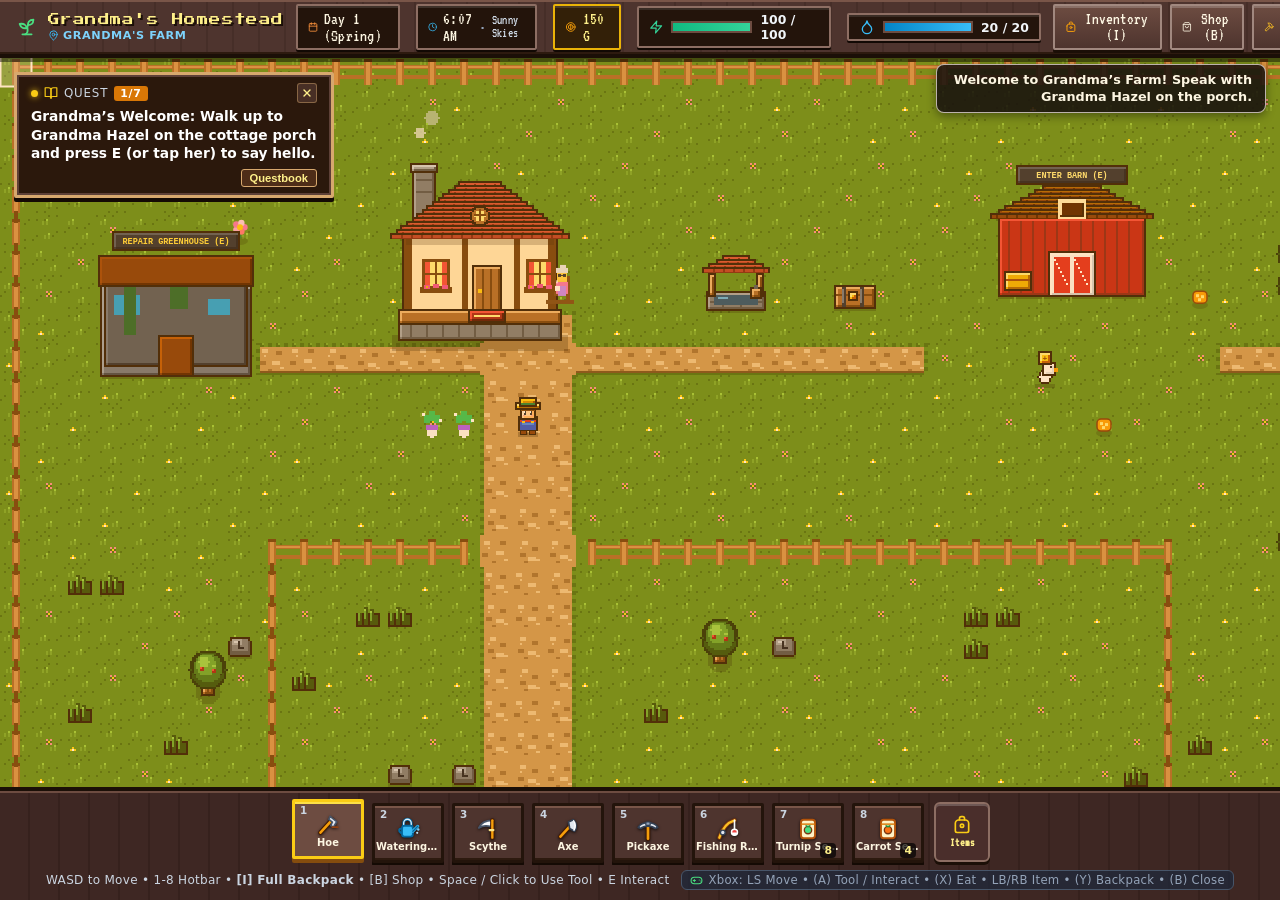
<file: Grandmas-Homestead/index.html>
<!DOCTYPE html>
<html lang="en">
<head>
  <meta charset="UTF-8">
  <meta name="viewport" content="width=device-width, initial-scale=1.0, maximum-scale=1.0, user-scalable=no, viewport-fit=cover">
  <title>Grandma's Homestead - 16-Bit Farming RPG</title>
  <link href="https://fonts.googleapis.com/css2?family=Press+Start+2P&family=VT323&display=swap" rel="stylesheet">
  <link rel="stylesheet" href="style.css">
</head>
<body>

  <!-- Top Navigation & Farm Status Bar -->
  <header id="gameHeader">
    <div class="brand-section">
      <svg class="ui-icon game-logo" style="color: #4ade80; width: 22px; height: 22px;" viewBox="0 0 24 24">
        <path d="M7 20h10"/>
        <path d="M10 20c5.5-2.5.8-6.4 3-10"/>
        <path d="M9.5 9.4c1.1.8 1.8 2.2 2.3 3.7-2 .4-3.5.4-4.8-.3-1.2-.6-2.3-1.9-3-4.2 2.8-.5 4.4.1 5.5.8z"/>
        <path d="M14.1 6a7 7 0 0 0-1.1 4c1.9-.1 3.3-.6 4.3-1.4 1-1 1.6-2.3 1.7-4.6-2.7.1-4 1-4.9 2z"/>
      </svg>
      <div class="brand-text-col">
        <div class="farm-title">Grandma's Homestead</div>
        <div class="location-badge">
          <svg class="ui-icon" style="width: 11px; height: 11px; color: #38bdf8;" viewBox="0 0 24 24">
            <path d="M20 10c0 6-8 12-8 12s-8-6-8-12a8 8 0 0 1 16 0Z"/>
            <circle cx="12" cy="10" r="3"/>
          </svg>
          <span id="hudLocation">Grandma's Farm</span>
        </div>
      </div>
    </div>

    <!-- Live HUD Meters -->
    <div class="hud-meters">
      <!-- Day & Season -->
      <div class="hud-badge">
        <svg class="ui-icon" style="color: #fb923c;" viewBox="0 0 24 24">
          <rect width="18" height="18" x="3" y="4" rx="2" ry="2"/>
          <line x1="16" x2="16" y1="2" y2="6"/>
          <line x1="8" x2="8" y1="2" y2="6"/>
          <line x1="3" x2="21" y1="10" y2="10"/>
        </svg>
        <span id="hudDay">Day 1 (Spring)</span>
      </div>

      <!-- Time & Weather -->
      <div class="hud-badge">
        <svg class="ui-icon" style="color: #38bdf8;" viewBox="0 0 24 24">
          <circle cx="12" cy="12" r="10"/>
          <polyline points="12 6 12 12 16 14"/>
        </svg>
        <span id="hudTime">6:00 AM</span>
        <span style="color: #94a3b8; font-size: 0.8rem; margin-left: 2px;">•</span>
        <span id="hudWeather" style="color: #cbd5e1; font-size: 0.82rem;">Sunny Skies</span>
      </div>

      <!-- Gold Balance -->
      <div class="hud-badge gold-badge">
        <svg class="ui-icon" style="color: #f59e0b;" viewBox="0 0 24 24">
          <circle cx="12" cy="12" r="9"/>
          <circle cx="12" cy="12" r="5"/>
          <path d="M12 7v10"/>
        </svg>
        <span id="hudGold">150 G</span>
      </div>

      <!-- Stamina / Energy Bar -->
      <div class="stat-bar-container" title="Energy / Stamina (Refills upon sleep or eating pie)">
        <svg class="ui-icon" style="color: #34d399;" viewBox="0 0 24 24">
          <polygon points="13 2 3 14 12 14 11 22 21 10 12 10 13 2"/>
        </svg>
        <div class="stat-bar">
          <div id="staminaFill" class="stat-bar-fill stamina-fill" style="width: 100%;"></div>
        </div>
        <span id="staminaText" class="stat-label">100 / 100</span>
      </div>

      <!-- Water Bar -->
      <div class="stat-bar-container" title="Watering Can (Refills at well or pond)">
        <svg class="ui-icon" style="color: #38bdf8;" viewBox="0 0 24 24">
          <path d="M12 22a7 7 0 0 0 7-7c0-2-1-3.9-3-5.5s-3.5-4-4-6.5c-.5 2.5-2 4.9-4 6.5C6 11.1 5 13 5 15a7 7 0 0 0 7 7z"/>
        </svg>
        <div class="stat-bar">
          <div id="waterFill" class="stat-bar-fill water-fill" style="width: 100%;"></div>
        </div>
        <span id="waterText" class="stat-label">20 / 20</span>
      </div>
    </div>

    <!-- Quick Action Navigation Buttons -->
    <div class="header-actions">
      <!-- Full Backpack / Inventory -->
      <button id="btnInventory" class="btn-header mobile-nested-item" title="Open Full Backpack Inventory (Hotkey: I)">
        <svg class="ui-icon" style="color: #f59e0b;" viewBox="0 0 24 24">
          <path d="M4 10a4 4 0 0 1 4-4h8a4 4 0 0 1 4 4v9a2 2 0 0 1-2 2H6a2 2 0 0 1-2-2v-9Z"/>
          <path d="M9 6V4a2 2 0 0 1 2-2h2a2 2 0 0 1 2 2v2"/>
          <circle cx="12" cy="13" r="2"/>
        </svg>
        <span>Inventory (I)</span>
      </button>

      <!-- Village Shop -->
      <button id="btnShop" class="btn-header" title="Open the Countryside Merchant Shop (Hotkey: B)">
        <svg class="ui-icon" viewBox="0 0 24 24">
          <path d="M6 2 3 6v14a2 2 0 0 0 2 2h14a2 2 0 0 0 2-2V6l-3-4Z"/>
          <path d="M3 6h18"/>
          <path d="M16 10a4 4 0 0 1-8 0"/>
        </svg>
        <span>Shop<span class="key-hint"> (B)</span></span>
      </button>

      <!-- Artisan Crafting -->
      <button id="btnCraft" class="btn-header" title="Craft Artisan Machines, Sprinklers & Storage (Hotkey: C)">
        <svg class="ui-icon" style="color: #fbbf24;" viewBox="0 0 24 24">
          <path d="m15 12-8.5 8.5c-.83.83-2.17.83-3 0a2.12 2.12 0 0 1 0-3L12 9"/>
          <path d="M17.64 15 22 10.64"/>
          <path d="m20.91 11.7-1.25-1.25c-.6-.6-.93-1.4-.93-2.25v-.86L16.01 4.6a5.56 5.56 0 0 0-3.94-1.64H9l.92.82A6.18 6.18 0 0 1 12 8.4v1.56l2 2h2.47l2.26 1.91"/>
        </svg>
        <span>Craft<span class="key-hint"> (C)</span></span>
      </button>

      <!-- Travel between Farm and City -->
      <button id="btnTravel" class="btn-header" title="Travel to Oakhaven City or return to Farm">
        <svg class="ui-icon" style="color: #38bdf8;" viewBox="0 0 24 24">
          <path d="m3 9 9-7 9 7v11a2 2 0 0 1-2 2H5a2 2 0 0 1-2-2z"/>
          <polyline points="9 22 9 12 15 12 15 22"/>
        </svg>
        <span id="btnTravelText">Visit City</span>
      </button>

      <!-- Tutorial Quests -->
      <button id="btnTutorial" class="btn-header highlight mobile-nested-item" title="Grandma's Farming Tutorial & Quests">
        <svg class="ui-icon" viewBox="0 0 24 24">
          <path d="M2 3h6a4 4 0 0 1 4 4v14a3 3 0 0 0-3-3H2z"/>
          <path d="M22 3h-6a4 4 0 0 0-4 4v14a3 3 0 0 1 3-3h7z"/>
        </svg>
        <span>Tutorial</span>
      </button>

      <!-- Talk to Grandma -->
      <button id="btnGrandma" class="btn-header mobile-nested-item" title="Talk to Grandma Hazel on the porch">
        <svg class="ui-icon" style="color: #f472b6;" viewBox="0 0 24 24">
          <path d="M19 14c1.49-1.46 3-3.21 3-5.5A5.5 5.5 0 0 0 16.5 3c-1.76 0-3 .5-4.5 2-1.5-1.5-2.74-2-4.5-2A5.5 5.5 0 0 0 2 8.5c0 2.3 1.5 4.05 3 5.5l7 7Z"/>
        </svg>
        <span>Grandma</span>
      </button>

      <!-- Field Guide -->
      <button id="btnHelpGuide" class="btn-header mobile-nested-item" title="Farming Field Guide & Crop Times">
        <svg class="ui-icon" viewBox="0 0 24 24">
          <circle cx="12" cy="12" r="10"/>
          <path d="M9.09 9a3 3 0 0 1 5.83 1c0 2-3 3-3 3"/>
          <path d="M12 17h.01"/>
        </svg>
        <span>Guide</span>
      </button>

      <!-- Sleep / Rest -->
      <button id="btnSleep" class="btn-header mobile-nested-item" title="Rest in cottage bed & grow crops">
        <svg class="ui-icon" style="color: #a78bfa;" viewBox="0 0 24 24">
          <path d="M12 3a6 6 0 0 0 9 9 9 9 0 1 1-9-9Z"/>
        </svg>
        <span>Rest</span>
      </button>

      <!-- Sound Toggle -->
      <button id="btnAudio" class="btn-header mobile-nested-item" title="Toggle Sound & Acoustic Melodies">
        <svg class="ui-icon" viewBox="0 0 24 24">
          <polygon points="11 5 6 9 2 9 2 15 6 15 11 19 11 5"/>
          <path d="M15.54 8.46a5 5 0 0 1 0 7.07"/>
          <path d="M19.07 4.93a10 10 0 0 1 0 14.14"/>
        </svg>
      </button>

      <!-- Back to Arcade Hub -->
      <a id="btnHub" href="../index.html" class="btn-header mobile-nested-item" style="text-decoration: none; color: inherit; display: inline-flex; align-items: center; gap: 4px;" title="Back to Leyten's Games Hub">
        <svg class="ui-icon" viewBox="0 0 24 24">
          <path d="m3 9 9-7 9 7v11a2 2 0 0 1-2 2H5a2 2 0 0 1-2-2z"/>
          <polyline points="9 22 9 12 15 12 15 22"/>
        </svg>
        <span>Hub</span>
      </a>

      <!-- Mobile More / Menu Trigger -->
      <button id="btnMobileHeaderMenu" class="btn-header mobile-menu-trigger" title="More Options & Menu" aria-expanded="false" aria-controls="mobileHeaderDrawer">
        <svg class="ui-icon" viewBox="0 0 24 24">
          <line x1="4" y1="6" x2="20" y2="6"/>
          <line x1="4" y1="12" x2="20" y2="12"/>
          <line x1="4" y1="18" x2="20" y2="18"/>
        </svg>
        <span>Menu</span>
      </button>
    </div>
  </header>

  <!-- Mobile Nested Header Menu Drawer -->
  <div id="mobileHeaderDrawer" class="mobile-header-drawer hidden" role="menu" aria-label="Farm Menu">
    <button type="button" class="drawer-action-btn" data-trigger-btn="btnTutorial">
      <svg class="ui-icon" style="color: #4ade80;" viewBox="0 0 24 24"><path d="M2 3h6a4 4 0 0 1 4 4v14a3 3 0 0 0-3-3H2z"/><path d="M22 3h-6a4 4 0 0 0-4 4v14a3 3 0 0 1 3-3h7z"/></svg>
      <span>Tutorial &amp; Quests</span>
    </button>
    <button type="button" class="drawer-action-btn" data-trigger-btn="btnGrandma">
      <svg class="ui-icon" style="color: #f472b6;" viewBox="0 0 24 24"><path d="M19 14c1.49-1.46 3-3.21 3-5.5A5.5 5.5 0 0 0 16.5 3c-1.76 0-3 .5-4.5 2-1.5-1.5-2.74-2-4.5-2A5.5 5.5 0 0 0 2 8.5c0 2.3 1.5 4.05 3 5.5l7 7Z"/></svg>
      <span>Talk to Grandma</span>
    </button>
    <button type="button" class="drawer-action-btn" data-trigger-btn="btnInventory">
      <svg class="ui-icon" style="color: #f59e0b;" viewBox="0 0 24 24"><path d="M4 10a4 4 0 0 1 4-4h8a4 4 0 0 1 4 4v9a2 2 0 0 1-2 2H6a2 2 0 0 1-2-2v-9Z"/><path d="M9 6V4a2 2 0 0 1 2-2h2a2 2 0 0 1 2 2v2"/><circle cx="12" cy="13" r="2"/></svg>
      <span>Backpack Items</span>
    </button>
    <button type="button" class="drawer-action-btn" data-trigger-btn="btnHelpGuide">
      <svg class="ui-icon" style="color: #38bdf8;" viewBox="0 0 24 24"><circle cx="12" cy="12" r="10"/><path d="M9.09 9a3 3 0 0 1 5.83 1c0 2-3 3-3 3"/><path d="M12 17h.01"/></svg>
      <span>Field Guide</span>
    </button>
    <button type="button" class="drawer-action-btn" data-trigger-btn="btnSleep">
      <svg class="ui-icon" style="color: #a78bfa;" viewBox="0 0 24 24"><path d="M12 3a6 6 0 0 0 9 9 9 9 0 1 1-9-9Z"/></svg>
      <span>Rest / Sleep</span>
    </button>
    <button type="button" class="drawer-action-btn" data-trigger-btn="btnAudio" id="drawerAudioBtn">
      <svg class="ui-icon" style="color: #fde047;" viewBox="0 0 24 24"><polygon points="11 5 6 9 2 9 2 15 6 15 11 19 11 5"/><path d="M15.54 8.46a5 5 0 0 1 0 7.07"/></svg>
      <span id="drawerAudioLabel">Sound: On</span>
    </button>
    <a class="drawer-action-btn drawer-hub-link" href="../index.html">
      <svg class="ui-icon" style="color: #cbd5e1;" viewBox="0 0 24 24"><path d="m3 9 9-7 9 7v11a2 2 0 0 1-2 2H5a2 2 0 0 1-2-2z"/><polyline points="9 22 9 12 15 12 15 22"/></svg>
      <span>Arcade Hub</span>
    </a>
  </div>

  <!-- Interactive World Viewport -->
  <main id="canvasContainer">
    <canvas id="gameCanvas"></canvas>

    <!-- Floating Active Quest Banner -->
    <div id="floatingQuestBox" class="is-collapsed" title="Click to view active tutorial quest">
      <div class="quest-header-row">
        <span id="questAlertDot" class="quest-alert-dot" aria-hidden="true"></span>
        <svg class="ui-icon" style="width: 14px; height: 14px; color: #facc15;" viewBox="0 0 24 24">
          <path d="M2 3h6a4 4 0 0 1 4 4v14a3 3 0 0 0-3-3H2z"/>
          <path d="M22 3h-6a4 4 0 0 0-4 4v14a3 3 0 0 1 3-3h7z"/>
        </svg>
        <span class="quest-label">QUEST</span>
        <span id="questCountBadge" class="quest-count-badge">1</span>
        <button type="button" id="btnQuestCollapse" class="quest-close-btn" title="Collapse" aria-label="Collapse tutorial banner">
          <svg width="12" height="12" viewBox="0 0 24 24" fill="none" stroke="currentColor" stroke-width="2.8" stroke-linecap="round" stroke-linejoin="round">
            <line x1="18" y1="6" x2="6" y2="18"/><line x1="6" y1="6" x2="18" y2="18"/>
          </svg>
        </button>
      </div>
      <div id="activeQuestText">Loading tutorial...</div>
      <div class="quest-footer-row">
        <button type="button" id="btnQuestAll" class="quest-all-btn">Questbook</button>
      </div>
    </div>
  </main>

  <!-- Floating Toast Notifications -->
  <div id="toastContainer"></div>

  <!-- Bottom Hotbar & Key Controls -->
  <footer id="gameFooter">
    <div id="mobileActiveItemBar" class="mobile-active-item-bar">Selected: Hoe</div>
    <div class="hotbar-row">
      <div id="hotbarSlots">
        <!-- Rendered dynamically by game.js -->
      </div>
      <button id="btnOpenBackpack" class="btn-header backpack-hotbar-btn" title="Open Backpack (I)">
        <svg class="ui-icon" style="color: #facc15; width: 20px; height: 20px;" viewBox="0 0 24 24">
          <path d="M4 10a4 4 0 0 1 4-4h8a4 4 0 0 1 4 4v9a2 2 0 0 1-2 2H6a2 2 0 0 1-2-2v-9Z"/>
          <path d="M9 6V4a2 2 0 0 1 2-2h2a2 2 0 0 1 2 2v2"/>
          <circle cx="12" cy="13" r="2"/>
        </svg>
        <span class="backpack-btn-label">Items</span>
      </button>
    </div>
    <div class="controls-hint gamepad-hint-row">
      <span>WASD to Move • 1-8 Hotbar • <strong>[I] Full Backpack</strong> • [B] Shop • Space / Click to Use Tool • E Interact</span>
      <span class="gamepad-badge-indicator" id="gamepadBadge" title="Xbox Controller Supported">
        <svg class="ui-icon" style="width: 13px; height: 13px; color: #4ade80;" viewBox="0 0 24 24">
          <rect width="20" height="12" x="2" y="6" rx="6"/>
          <path d="M6 12h4m-2-2v4m9-3h.01m3 2h.01"/>
        </svg>
        Xbox: LS Move • (A) Tool / Interact • (X) Eat • LB/RB Item • (Y) Backpack • (B) Close
      </span>
    </div>
  </footer>

  <!-- Virtual Touch Controls for Mobile & Tablet -->
  <div id="farmMobileControls" class="mobile-controls-layer">
    <div id="farmJoystick" class="virtual-joystick-wrap" title="Touch & Drag to Walk">
      <div id="farmJoyKnob" class="virtual-joystick-knob"></div>
    </div>
    <div class="mobile-action-buttons">
      <button id="btnMobileUse" class="mobile-action-btn action-use" title="Use Active Tool / Interact">
        <svg class="ui-icon" style="width: 24px; height: 24px;" viewBox="0 0 24 24">
          <path d="M14.7 6.3a1 1 0 0 0 0 1.4l1.6 1.6a1 1 0 0 0 1.4 0l3.77-3.77a6 6 0 0 1-7.94 7.94l-6.91 6.91a2.12 2.12 0 0 1-3-3l6.91-6.91a6 6 0 0 1 7.94-7.94l-3.76 3.76z"/>
        </svg>
        <span>USE</span>
      </button>
    </div>
  </div>

  <!-- ================= MODALS ================= -->

  <!-- 1. Countryside Shop Modal -->
  <div id="shopModal" class="game-modal">
    <div class="modal-card">
      <div class="modal-header">
        <div class="modal-title-wrap">
          <svg class="ui-icon" viewBox="0 0 24 24">
            <path d="M6 2 3 6v14a2 2 0 0 0 2 2h14a2 2 0 0 0 2-2V6l-3-4Z"/>
            <path d="M3 6h18"/>
            <path d="M16 10a4 4 0 0 1-8 0"/>
          </svg>
          <span>Countryside Merchant Shop</span>
        </div>
        <button class="modal-close-btn" aria-label="Close Shop">
          <svg class="ui-icon" viewBox="0 0 24 24">
            <line x1="18" y1="6" x2="6" y2="18"/>
            <line x1="6" y1="6" x2="18" y2="18"/>
          </svg>
        </button>
      </div>
      <div class="modal-body" id="shopContent">
        <!-- Injected by game.js -->
      </div>
    </div>
  </div>

  <!-- 2. Grandma's Tutorial & Questbook Modal -->
  <div id="tutorialModal" class="game-modal">
    <div class="modal-card">
      <div class="modal-header">
        <div class="modal-title-wrap">
          <svg class="ui-icon" style="color: #facc15;" viewBox="0 0 24 24">
            <path d="M2 3h6a4 4 0 0 1 4 4v14a3 3 0 0 0-3-3H2z"/>
            <path d="M22 3h-6a4 4 0 0 0-4 4v14a3 3 0 0 1 3-3h7z"/>
          </svg>
          <span>Grandma's Farming Tutorial & Quests</span>
        </div>
        <button class="modal-close-btn" aria-label="Close Tutorial">
          <svg class="ui-icon" viewBox="0 0 24 24">
            <line x1="18" y1="6" x2="6" y2="18"/>
            <line x1="6" y1="6" x2="18" y2="18"/>
          </svg>
        </button>
      </div>
      <div class="modal-body">
        <p style="font-size: 0.9rem; color: #475569;">
          Follow Grandma Hazel's guided homestead milestones to learn tilling, watering, crop cultivation, debris clearing, and selling produce!
        </p>
        <div id="tutorialList" style="display: flex; flex-direction: column; gap: 10px;">
          <!-- Injected by game.js -->
        </div>
      </div>
    </div>
  </div>

  <!-- 3. Grandma Hazel's Dialogue Modal -->
  <div id="dialogueModal" class="game-modal">
    <div class="modal-card" style="max-width: 500px;">
      <div class="modal-header">
        <div class="modal-title-wrap">
          <svg class="ui-icon" style="color: #f472b6;" viewBox="0 0 24 24">
            <path d="M19 14c1.49-1.46 3-3.21 3-5.5A5.5 5.5 0 0 0 16.5 3c-1.76 0-3 .5-4.5 2-1.5-1.5-2.74-2-4.5-2A5.5 5.5 0 0 0 2 8.5c0 2.3 1.5 4.05 3 5.5l7 7Z"/>
          </svg>
          <span>Grandma Hazel</span>
        </div>
        <button class="modal-close-btn" aria-label="Close Dialogue">
          <svg class="ui-icon" viewBox="0 0 24 24">
            <line x1="18" y1="6" x2="6" y2="18"/>
            <line x1="6" y1="6" x2="18" y2="18"/>
          </svg>
        </button>
      </div>
      <div class="modal-body">
        <div class="dialogue-avatar-row">
          <div class="grandma-portrait">
            <!-- Grandma Pixel Icon SVG -->
            <svg class="ui-icon" style="width: 34px; height: 34px; color: #be185d;" viewBox="0 0 24 24">
              <circle cx="12" cy="8" r="5"/>
              <path d="M20 21a8 8 0 1 0-16 0"/>
            </svg>
          </div>
          <div>
            <div class="dialogue-name">Grandma Hazel</div>
            <div class="dialogue-role">Founder of the Homestead • Porch Tea Master</div>
          </div>
        </div>
        <div class="dialogue-bubble" id="dialogueText">
          "Hello sweetheart! It warms my heart so much to see you out in the fresh countryside air."
        </div>
        <div class="modal-actions" id="dialogueActions">
          <button class="btn-primary" onclick="document.getElementById('dialogueModal').classList.remove('active')">
            Thank you, Grandma!
          </button>
        </div>
      </div>
    </div>
  </div>

  <!-- 4. Sleep & Rest Confirmation Modal -->
  <div id="sleepModal" class="game-modal">
    <div class="modal-card" style="max-width: 480px;">
      <div class="modal-header">
        <div class="modal-title-wrap">
          <svg class="ui-icon" style="color: #a78bfa;" viewBox="0 0 24 24">
            <path d="M12 3a6 6 0 0 0 9 9 9 9 0 1 1-9-9Z"/>
          </svg>
          <span>Rest for the Night</span>
        </div>
        <button class="modal-close-btn" aria-label="Close Sleep Modal">
          <svg class="ui-icon" viewBox="0 0 24 24">
            <line x1="18" y1="6" x2="6" y2="18"/>
            <line x1="6" y1="6" x2="18" y2="18"/>
          </svg>
        </button>
      </div>
      <div class="modal-body">
        <p style="font-size: 0.95rem; line-height: 1.4; color: #334155;">
          Ready to curl up in Grandma's cozy cottage and rest until 6:00 AM?
        </p>
        <ul style="font-size: 0.88rem; color: #475569; padding-left: 20px; line-height: 1.6;">
          <li>Restores full Stamina & Energy</li>
          <li>Advances crop growth by 1 day</li>
          <li>Automatic sprinklers and gentle rains will water soil</li>
        </ul>
        <div class="modal-actions">
          <button class="btn-secondary" onclick="document.getElementById('sleepModal').classList.remove('active')">
            Stay Awake
          </button>
          <button class="btn-primary" onclick="window.game.sleepAndAdvanceDay()">
            Sleep & Wake Up at 6 AM
          </button>
        </div>
      </div>
    </div>
  </div>

  <!-- 5. Day Summary Report Modal -->
  <div id="summaryModal" class="game-modal">
    <div class="modal-card" style="max-width: 500px;">
      <div class="modal-header">
        <div class="modal-title-wrap">
          <svg class="ui-icon" style="color: #facc15;" viewBox="0 0 24 24">
            <circle cx="12" cy="12" r="4"/>
            <path d="M12 2v2"/>
            <path d="M12 20v2"/>
            <path d="m4.93 4.93 1.41 1.41"/>
            <path d="m17.66 17.66 1.41 1.41"/>
            <path d="M2 12h2"/>
            <path d="M20 12h2"/>
            <path d="m6.34 17.66-1.41 1.41"/>
            <path d="m19.07 4.93-1.41 1.41"/>
          </svg>
          <span id="summaryDayTitle">Day 2 Complete!</span>
        </div>
        <button class="modal-close-btn" aria-label="Close Summary">
          <svg class="ui-icon" viewBox="0 0 24 24">
            <line x1="18" y1="6" x2="6" y2="18"/>
            <line x1="6" y1="6" x2="18" y2="18"/>
          </svg>
        </button>
      </div>
      <div class="modal-body">
        <div id="summaryDetails" style="display: flex; flex-direction: column; gap: 8px;">
          <!-- Injected by game.js -->
        </div>
        <div class="modal-actions">
          <button class="btn-primary" onclick="document.getElementById('summaryModal').classList.remove('active')">
            Start the Day!
          </button>
        </div>
      </div>
    </div>
  </div>

  <!-- 6. Field Guide & Crop Almanac Modal -->
  <div id="helpGuideModal" class="game-modal">
    <div class="modal-card" style="max-width: 650px;">
      <div class="modal-header">
        <div class="modal-title-wrap">
          <svg class="ui-icon" viewBox="0 0 24 24">
            <circle cx="12" cy="12" r="10"/>
            <path d="M9.09 9a3 3 0 0 1 5.83 1c0 2-3 3-3 3"/>
            <path d="M12 17h.01"/>
          </svg>
          <span>Grandma's Farming Field Guide</span>
        </div>
        <button class="modal-close-btn" aria-label="Close Guide">
          <svg class="ui-icon" viewBox="0 0 24 24">
            <line x1="18" y1="6" x2="6" y2="18"/>
            <line x1="6" y1="6" x2="18" y2="18"/>
          </svg>
        </button>
      </div>
      <div class="modal-body">
        <div class="guide-section">
          <div class="guide-heading">Farming Fundamentals</div>
          <ol style="padding-left: 20px; font-size: 0.88rem; line-height: 1.5; color: #334155;">
            <li><strong>Till the Soil:</strong> Equip the Hoe (1) and click on grass or dirt.</li>
            <li><strong>Plant Seeds:</strong> Select any seed packet (Turnip, Carrot, Strawberry, etc.) and click tilled soil.</li>
            <li><strong>Water Daily:</strong> Equip your Watering Can (2). Seeds only grow on days they are watered!</li>
            <li><strong>Refill Water:</strong> Click on the stone well or the pond on the east side to fill your can to 20/20.</li>
            <li><strong>Clear Debris:</strong> Use Scythe (3) for weeds, Axe (4) for wood logs, and Pickaxe (5) for stone boulders.</li>
            <li><strong>Harvest &amp; Sell:</strong> When crops shimmer with a golden sparkle, click them to harvest. Sell individual items or stacks at the Village Shop or Shipping Bin for Gold!</li>
            <li><strong>Go Fishing:</strong> Equip the <strong>Fishing Rod</strong> by Lake Hazel (east farm dock) or Oakhaven Canal! Press Space / Click / USE when you see <strong>! BITE !</strong>, then tap inside the green bar to catch 6 fish species!</li>
            <li><strong>Forage &amp; Cook:</strong> Gather wild flowers, mushrooms, berries, and honey around the farm, then cook hearty recipes at the <strong>Kitchen Table</strong> inside Grandma's Cottage!</li>
          </ol>
        </div>

        <div class="guide-section">
          <div class="guide-heading">Xbox Controller Controls</div>
          <table class="guide-table">
            <thead>
              <tr>
                <th>Xbox Input</th>
                <th>Action</th>
                <th>Homestead Function</th>
              </tr>
            </thead>
            <tbody>
              <tr>
                <td><strong>Left Thumbstick / D-Pad</strong></td>
                <td>Move Player</td>
                <td>Smooth 360° walking with analog sensitivity &amp; facing direction</td>
              </tr>
              <tr>
                <td><strong>Button A (or Right Trigger RT)</strong></td>
                <td>Tool / Interact</td>
                <td>Use equipped tool, plant seeds, harvest, or talk to Grandma &amp; NPCs</td>
              </tr>
              <tr>
                <td><strong>Button X</strong></td>
                <td>Quick Eat</td>
                <td>Consume food from backpack to restore Stamina / Energy instantly</td>
              </tr>
              <tr>
                <td><strong>Left Bumper (LB) / Right Bumper (RB)</strong></td>
                <td>Cycle Hotbar</td>
                <td>Switch active equipped item left or right (Slots 1 to 8)</td>
              </tr>
              <tr>
                <td><strong>Button Y</strong></td>
                <td>Backpack Inventory</td>
                <td>Open / close full backpack &amp; assign items to hotbar</td>
              </tr>
              <tr>
                <td><strong>Button B</strong></td>
                <td>Back / Cancel</td>
                <td>Close any open modal, dialogue bubble, or shop screen</td>
              </tr>
              <tr>
                <td><strong>Left Trigger (LT)</strong></td>
                <td>Fast Travel</td>
                <td>Quickly travel between Grandma's Farm and Oakhaven City</td>
              </tr>
              <tr>
                <td><strong>Start / Menu Button</strong></td>
                <td>Guide Almanac</td>
                <td>Open / close this Farming Field Guide &amp; Controls Almanac</td>
              </tr>
              <tr>
                <td><strong>View / Back Button</strong></td>
                <td>Tutorial Quests</td>
                <td>Open Grandma's Tutorial &amp; Questbook</td>
              </tr>
              <tr>
                <td><strong>Tactile Rumble</strong></td>
                <td>Haptic Feedback</td>
                <td>Dual haptic pulses on tool strikes, harvesting, watering, and eating</td>
              </tr>
            </tbody>
          </table>
        </div>

        <div class="guide-section">
          <div class="guide-heading">Crop Almanac & Profits</div>
          <table class="guide-table">
            <thead>
              <tr>
                <th>Crop</th>
                <th>Seed Cost</th>
                <th>Growth Time</th>
                <th>Sell Price</th>
                <th>Profit / Day</th>
              </tr>
            </thead>
            <tbody>
              <tr>
                <td>Turnip</td>
                <td>20 G</td>
                <td>2 Days</td>
                <td>48 G</td>
                <td>+14.0 G/day</td>
              </tr>
              <tr>
                <td>Carrot</td>
                <td>35 G</td>
                <td>3 Days</td>
                <td>85 G</td>
                <td>+16.6 G/day</td>
              </tr>
              <tr>
                <td>Strawberry</td>
                <td>60 G</td>
                <td>4 Days</td>
                <td>150 G</td>
                <td>+22.5 G/day</td>
              </tr>
              <tr>
                <td>Tomato</td>
                <td>80 G</td>
                <td>4 Days</td>
                <td>200 G</td>
                <td>+30.0 G/day</td>
              </tr>
              <tr>
                <td>Golden Corn</td>
                <td>120 G</td>
                <td>5 Days</td>
                <td>310 G</td>
                <td>+38.0 G/day</td>
              </tr>
              <tr>
                <td>Pumpkin</td>
                <td>150 G</td>
                <td>6 Days</td>
                <td>420 G</td>
                <td>+45.0 G/day</td>
              </tr>
            </tbody>
          </table>
        </div>
      </div>
    </div>
  </div>

  <!-- 7. Town Bulletin Notice Board Modal -->
  <div id="bulletinModal" class="game-modal">
    <div class="modal-card" style="max-width: 580px;">
      <div class="modal-header">
        <div class="modal-title-wrap">
          <svg class="ui-icon" style="color: #facc15;" viewBox="0 0 24 24">
            <rect width="18" height="18" x="3" y="3" rx="2"/>
            <path d="M3 9h18"/>
            <path d="M9 21V9"/>
          </svg>
          <span>Oakhaven Community Notice Board</span>
        </div>
        <button class="modal-close-btn" aria-label="Close Notice Board">
          <svg class="ui-icon" viewBox="0 0 24 24">
            <line x1="18" y1="6" x2="6" y2="18"/>
            <line x1="6" y1="6" x2="18" y2="18"/>
          </svg>
        </button>
      </div>
      <div class="modal-body" id="bulletinContent">
        <!-- Injected by game.js -->
      </div>
    </div>
  </div>

  <!-- 8. City NPC Dialogue Modal -->
  <div id="cityNpcModal" class="game-modal">
    <div class="modal-card" style="max-width: 520px;">
      <div class="modal-header">
        <div class="modal-title-wrap">
          <svg class="ui-icon" style="color: #38bdf8;" viewBox="0 0 24 24">
            <circle cx="12" cy="8" r="5"/>
            <path d="M20 21a8 8 0 1 0-16 0"/>
          </svg>
          <span id="cityNpcName">Town Citizen</span>
        </div>
        <button class="modal-close-btn" aria-label="Close NPC Dialogue">
          <svg class="ui-icon" viewBox="0 0 24 24">
            <line x1="18" y1="6" x2="6" y2="18"/>
            <line x1="6" y1="6" x2="18" y2="18"/>
          </svg>
        </button>
      </div>
      <div class="modal-body">
        <div class="dialogue-avatar-row">
          <div class="grandma-portrait" id="cityNpcPortrait" style="background: #e0f2fe;">
            <svg class="ui-icon" style="width: 32px; height: 32px; color: #0284c7;" viewBox="0 0 24 24">
              <circle cx="12" cy="8" r="5"/>
              <path d="M20 21a8 8 0 1 0-16 0"/>
            </svg>
          </div>
          <div>
            <div class="dialogue-name" id="cityNpcTitle">Mayor Clara</div>
            <div class="dialogue-role" id="cityNpcSubtitle">Oakhaven City Leader</div>
          </div>
        </div>
        <div class="dialogue-bubble" id="cityNpcText">
          "Welcome to Oakhaven!"
        </div>
        <div class="modal-actions" id="cityNpcActions">
          <button class="btn-primary" onclick="document.getElementById('cityNpcModal').classList.remove('active')">
            Farewell!
          </button>
        </div>
      </div>
    </div>
  </div>

  <!-- 9. Hazelwood Bakery & Cafe Modal -->
  <div id="bakeryModal" class="game-modal">
    <div class="modal-card" style="max-width: 540px;">
      <div class="modal-header">
        <div class="modal-title-wrap">
          <svg class="ui-icon" style="color: #ea580c;" viewBox="0 0 24 24">
            <path d="M12 2a5 5 0 0 1 5 5v1a4 4 0 0 1 4 4v7a2 2 0 0 1-2 2H5a2 2 0 0 1-2-2v-7a4 4 0 0 1 4-4V7a5 5 0 0 1 5-5Z"/>
            <path d="M7 11h10"/>
          </svg>
          <span>Hazelwood Bakery &amp; Café</span>
        </div>
        <button class="modal-close-btn" aria-label="Close Bakery">
          <svg class="ui-icon" viewBox="0 0 24 24">
            <line x1="18" y1="6" x2="6" y2="18"/>
            <line x1="6" y1="6" x2="18" y2="18"/>
          </svg>
        </button>
      </div>
      <div class="modal-body" id="bakeryContent">
        <!-- Injected by game.js -->
      </div>
    </div>
  </div>

  <!-- 10. Garth's Blacksmith Forge Modal -->
  <div id="blacksmithModal" class="game-modal">
    <div class="modal-card" style="max-width: 560px;">
      <div class="modal-header">
        <div class="modal-title-wrap">
          <svg class="ui-icon" style="color: #64748b;" viewBox="0 0 24 24">
            <path d="m14 12-8.5 8.5a2.12 2.12 0 1 1-3-3L11 9"/>
            <path d="M15 13 9 7l4-4 6 6h3l-2 5-5-1Z"/>
          </svg>
          <span>Garth's Blacksmith Forge &amp; Toolworks</span>
        </div>
        <button class="modal-close-btn" aria-label="Close Blacksmith">
          <svg class="ui-icon" viewBox="0 0 24 24">
            <line x1="18" y1="6" x2="6" y2="18"/>
            <line x1="6" y1="6" x2="18" y2="18"/>
          </svg>
        </button>
      </div>
      <div class="modal-body" id="blacksmithContent">
        <!-- Injected by game.js -->
      </div>
    </div>
  </div>

  <!-- 11. Full Player Backpack & Inventory Modal -->
  <div id="inventoryModal" class="game-modal">
    <div class="modal-card" style="max-width: 740px;">
      <div class="modal-header">
        <div class="modal-title-wrap">
          <svg class="ui-icon" style="color: #f59e0b;" viewBox="0 0 24 24">
            <path d="M4 10a4 4 0 0 1 4-4h8a4 4 0 0 1 4 4v9a2 2 0 0 1-2 2H6a2 2 0 0 1-2-2v-9Z"/>
            <path d="M9 6V4a2 2 0 0 1 2-2h2a2 2 0 0 1 2 2v2"/>
            <circle cx="12" cy="13" r="2"/>
          </svg>
          <span>Player Backpack &amp; Inventory</span>
          <span id="invItemCountBadge" class="location-badge" style="background: #78350f; color: #fef08a; font-size: 0.76rem;">0 Items</span>
        </div>
        <button class="modal-close-btn" aria-label="Close Inventory">
          <svg class="ui-icon" viewBox="0 0 24 24">
            <line x1="18" y1="6" x2="6" y2="18"/>
            <line x1="6" y1="6" x2="18" y2="18"/>
          </svg>
        </button>
      </div>
      <div class="modal-body">
        <!-- Quick Hotbar Slots Preview -->
        <div style="background: #e2d9cc; border: 2px solid #bcaaa4; border-radius: 8px; padding: 10px 12px; margin-bottom: 12px;">
          <div style="font-size: 0.82rem; font-weight: 700; color: #3e2723; margin-bottom: 6px; display: flex; justify-content: space-between; align-items: center;">
            <span>Current Hotbar Slots (1 – 8):</span>
            <span style="font-size: 0.76rem; color: #64748b; font-weight: normal;">Click an item card below to assign it to any hotbar slot</span>
          </div>
          <div id="invHotbarPreview" style="display: flex; gap: 6px; overflow-x: auto; padding-bottom: 2px;">
            <!-- Rendered by game.js -->
          </div>
        </div>

        <!-- Filter tabs -->
        <div class="shop-tabs" style="margin-bottom: 12px;" id="invFilterTabs">
          <button class="shop-tab-btn active" data-inv-tab="all">All Items</button>
          <button class="shop-tab-btn" data-inv-tab="tool">Tools</button>
          <button class="shop-tab-btn" data-inv-tab="seed">Seeds &amp; Crops</button>
          <button class="shop-tab-btn" data-inv-tab="fish">Fish &amp; Forage</button>
          <button class="shop-tab-btn" data-inv-tab="food">Food &amp; Energy</button>
          <button class="shop-tab-btn" data-inv-tab="material">Materials</button>
        </div>

        <!-- Inventory Items Grid -->
        <div id="inventoryGrid" style="display: grid; grid-template-columns: repeat(auto-fill, minmax(210px, 1fr)); gap: 10px; max-height: 380px; overflow-y: auto; padding-right: 4px;">
          <!-- Injected by game.js -->
        </div>
      </div>
    </div>
  </div>

  <!-- Game Scripts -->
  <!-- 12. Grandma's Country Kitchen & Angler Log Modal -->
  <div id="cookingModal" class="game-modal">
    <div class="modal-card" style="max-width: 640px;">
      <div class="modal-header">
        <div class="modal-title-wrap">
          <svg class="ui-icon" style="color: #ea580c;" viewBox="0 0 24 24">
            <path d="M3 11h18v2a7 7 0 0 1-7 7h-4a7 7 0 0 1-7-7v-2Z"/>
            <path d="M6 11V7a3 3 0 0 1 3-3h6a3 3 0 0 1 3 3v4"/>
          </svg>
          <span>Grandma's Country Kitchen &amp; Log</span>
        </div>
        <button class="modal-close-btn" aria-label="Close Kitchen">
          <svg class="ui-icon" viewBox="0 0 24 24">
            <line x1="18" y1="6" x2="6" y2="18"/>
            <line x1="6" y1="6" x2="18" y2="18"/>
          </svg>
        </button>
      </div>
      <div class="modal-body" id="cookingContent">
        <!-- Injected by game.js -->
      </div>
    </div>
  </div>
  <script src="audio.js"></script>
  <script src="sprites.js"></script>
  <script src="game.js"></script>
</body>
</html>
</file>
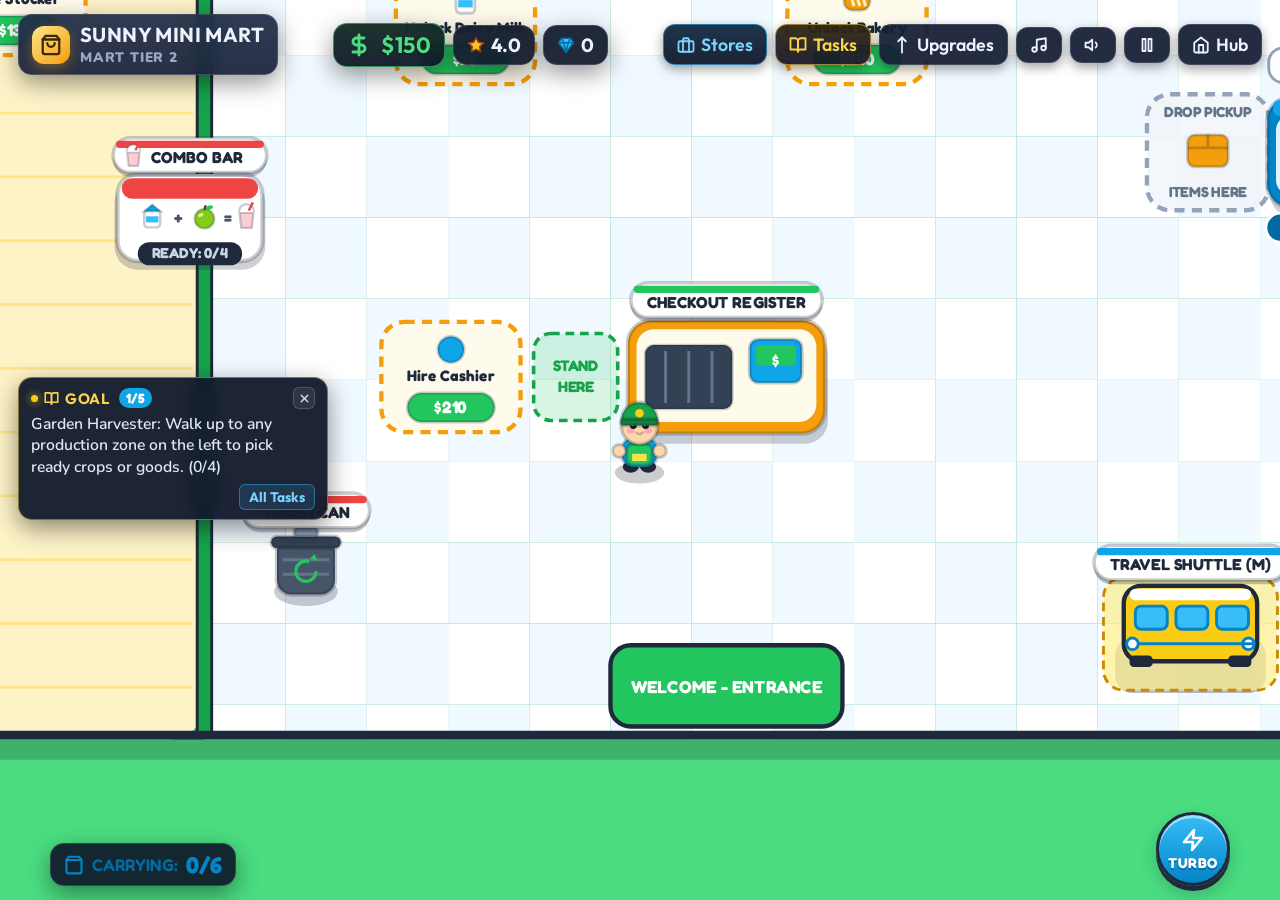
<file: Mini-Mart/index.html>
<!DOCTYPE html>
<html lang="en">
<head>
  <meta charset="UTF-8">
  <meta name="viewport" content="width=device-width, initial-scale=1.0, maximum-scale=1.0, user-scalable=no, viewport-fit=cover">
  <title>Sunny Mini Mart - Cartoon Market Tycoon</title>
  <link rel="stylesheet" href="style.css">
  <link rel="stylesheet" href="modern.css">
  <link rel="preconnect" href="https://fonts.googleapis.com">
  <link rel="preconnect" href="https://fonts.gstatic.com" crossorigin>
  <link href="https://fonts.googleapis.com/css2?family=Fredoka:wght@500;600;700&family=Inter:wght@500;600;700&family=Nunito:wght@700;800;900&family=Outfit:wght@500;600;700;800&display=swap" rel="stylesheet">
</head>
<body>

  <!-- Game Canvas -->
  <canvas id="gameCanvas"></canvas>

  <!-- Virtual Touch Joystick (Mobile & Tablet) -->
  <div id="joystick-container" class="hidden">
    <div id="joystick-knob"></div>
  </div>

  <!-- Heads-Up Display (HUD) Layer -->
  <div id="ui-layer">
    
    <!-- Top Navigation & Stats Bar -->
    <header class="top-hud">
      
      <!-- Brand & Store Tier -->
      <div class="hud-card brand-card">
        <div class="brand-icon">
          <svg width="22" height="22" viewBox="0 0 24 24" fill="none" stroke="currentColor" stroke-width="2.5" stroke-linecap="round" stroke-linejoin="round">
            <path d="M6 2 3 6v14a2 2 0 0 0 2 2h14a2 2 0 0 0 2-2V6l-3-4Z"/>
            <path d="M3 6h18"/>
            <path d="M16 10a4 4 0 0 1-8 0"/>
          </svg>
        </div>
        <div class="brand-info">
          <span id="hud-mart-title" class="mart-title">SUNNY MINI MART</span>
          <span id="hud-level" class="mart-tier">MART TIER 1</span>
        </div>
      </div>

      <!-- Live Cash Wallet, Store Star Rating & Gems -->
      <div class="hud-stats-cluster">
        <div class="hud-card money-card">
          <svg class="money-icon" width="24" height="24" viewBox="0 0 24 24" fill="none" stroke="currentColor" stroke-width="2.8" stroke-linecap="round" stroke-linejoin="round">
            <line x1="12" x2="12" y1="2" y2="22"/>
            <path d="M17 5H9.5a3.5 3.5 0 0 0 0 7h5a3.5 3.5 0 0 1 0 7H6"/>
          </svg>
          <span id="hud-money" class="money-val">$150</span>
        </div>

        <div class="hud-card stat-pill-card rating-card" title="Store Star Rating (Serve fast for Tips & 4.5+ Golden Mart Bonus)">
          <svg width="18" height="18" viewBox="0 0 24 24" fill="#fbbf24" stroke="#92400e" stroke-width="2" stroke-linejoin="round">
            <polygon points="12 2 15.09 8.26 22 9.27 17 14.14 18.18 21.02 12 17.77 5.82 21.02 7 14.14 2 9.27 8.91 8.26 12 2"/>
          </svg>
          <span id="hud-rating" class="stat-pill-val">4.0</span>
        </div>

        <div class="hud-card stat-pill-card gems-card" title="Franchise Gems earned from Contracts (Buy Pets, Decor & Outfits)">
          <svg width="18" height="18" viewBox="0 0 24 24" fill="#38bdf8" stroke="#0369a1" stroke-width="2" stroke-linejoin="round">
            <polygon points="6 3 18 3 22 9 12 22 2 9 6 3"/>
            <polyline points="2 9 22 9"/>
            <polyline points="12 22 9 9 6 3"/>
            <polyline points="12 22 15 9 18 3"/>
          </svg>
          <span id="hud-gems" class="stat-pill-val">0</span>
        </div>
      </div>

      <!-- Top Action Buttons -->
      <div class="top-actions">
        <!-- Franchise Stores Map Button -->
        <button id="btn-marts" class="hud-btn highlight-marts" title="Franchise Stores Map (Hotkey M / Xbox Y)">
          <svg width="18" height="18" viewBox="0 0 24 24" fill="none" stroke="currentColor" stroke-width="2.4" stroke-linecap="round" stroke-linejoin="round">
            <rect x="2" y="7" width="20" height="14" rx="2" ry="2"/>
            <path d="M16 21V5a2 2 0 0 0-2-2h-4a2 2 0 0 0-2 2v16"/>
          </svg>
          <span>Stores</span>
        </button>

        <!-- Tutorial & Quests Button -->
        <button id="btn-tutorial" class="hud-btn highlight-tut mobile-nested-btn" title="Store Tutorial & Quests (Hotkey T / Xbox View)">
          <svg width="18" height="18" viewBox="0 0 24 24" fill="none" stroke="currentColor" stroke-width="2.4" stroke-linecap="round" stroke-linejoin="round">
            <path d="M2 3h6a4 4 0 0 1 4 4v14a3 3 0 0 0-3-3H2z"/>
            <path d="M22 3h-6a4 4 0 0 0-4 4v14a3 3 0 0 1 3-3h7z"/>
          </svg>
          <span>Tasks</span>
        </button>

        <!-- Upgrades Menu Button -->
        <button id="btn-upgrades" class="hud-btn" title="Store Upgrades (Hotkey E / Xbox X)">
          <svg width="18" height="18" viewBox="0 0 24 24" fill="none" stroke="currentColor" stroke-width="2.4" stroke-linecap="round" stroke-linejoin="round">
            <path d="M12 2v20"/><path d="m17 7-5-5-5 5"/>
          </svg>
          <span>Upgrades</span>
        </button>

        <!-- Music Toggle -->
        <button id="btn-music" class="hud-btn icon-only mobile-nested-btn" title="Toggle Music">
          <svg width="18" height="18" viewBox="0 0 24 24" fill="none" stroke="currentColor" stroke-width="2.4" stroke-linecap="round" stroke-linejoin="round">
            <path d="M9 18V5l12-2v13"/><circle cx="6" cy="18" r="3"/><circle cx="18" cy="16" r="3"/>
          </svg>
        </button>

        <!-- Sound SFX Toggle -->
        <button id="btn-sfx" class="hud-btn icon-only mobile-nested-btn" title="Toggle Sound FX">
          <svg width="18" height="18" viewBox="0 0 24 24" fill="none" stroke="currentColor" stroke-width="2.4" stroke-linecap="round" stroke-linejoin="round">
            <polygon points="11 5 6 9 2 9 2 15 6 15 11 19 11 5"/><path d="M15.54 8.46a5 5 0 0 1 0 7.07"/>
          </svg>
        </button>

        <!-- Pause Button -->
        <button id="btn-pause" class="hud-btn icon-only mobile-nested-btn" title="Pause Game (Hotkey P / Xbox Start)">
          <svg width="18" height="18" viewBox="0 0 24 24" fill="none" stroke="currentColor" stroke-width="2.4" stroke-linecap="round" stroke-linejoin="round">
            <rect x="6" y="4" width="4" height="16"/><rect x="14" y="4" width="4" height="16"/>
          </svg>
        </button>

        <!-- Back to Hub -->
        <a id="btn-hub" href="../index.html" class="hud-btn mobile-nested-btn" style="text-decoration: none; color: inherit; display: inline-flex; align-items: center; gap: 6px;" title="Back to Leyten's Games Hub">
          <svg width="18" height="18" viewBox="0 0 24 24" fill="none" stroke="currentColor" stroke-width="2.4" stroke-linecap="round" stroke-linejoin="round">
            <path d="m3 9 9-7 9 7v11a2 2 0 0 1-2 2H5a2 2 0 0 1-2-2z"/>
            <polyline points="9 22 9 12 15 12 15 22"/>
          </svg>
          <span>Hub</span>
        </a>

        <!-- Compact Mobile Menu Drawer Trigger -->
        <button id="btn-mobile-menu" class="hud-btn mobile-menu-btn" type="button" aria-expanded="false" aria-controls="mobile-header-drawer" title="More Options (Tasks, Audio, Pause, Hub)">
          <svg width="18" height="18" viewBox="0 0 24 24" fill="none" stroke="currentColor" stroke-width="2.4" stroke-linecap="round" stroke-linejoin="round">
            <line x1="4" y1="6" x2="20" y2="6"/><line x1="4" y1="12" x2="20" y2="12"/><line x1="4" y1="18" x2="20" y2="18"/>
          </svg>
          <span>Menu</span>
        </button>
      </div>

    </header>

    <!-- Collapsible Mobile Menu Drawer (nests Tasks, Music, SFX, Pause & Hub cleanly) -->
    <div id="mobile-header-drawer" class="mobile-header-drawer hidden" role="menu" aria-label="Store Menu">
      <button type="button" class="drawer-menu-item drawer-tut" data-proxy-btn="btn-tutorial">
        <svg width="17" height="17" viewBox="0 0 24 24" fill="none" stroke="currentColor" stroke-width="2.4" stroke-linecap="round" stroke-linejoin="round">
          <path d="M2 3h6a4 4 0 0 1 4 4v14a3 3 0 0 0-3-3H2z"/>
          <path d="M22 3h-6a4 4 0 0 0-4 4v14a3 3 0 0 1 3-3h7z"/>
        </svg>
        <span>Tasks</span>
      </button>
      <button type="button" id="drawer-btn-music" class="drawer-menu-item" data-proxy-btn="btn-music">
        <svg width="17" height="17" viewBox="0 0 24 24" fill="none" stroke="currentColor" stroke-width="2.4" stroke-linecap="round" stroke-linejoin="round">
          <path d="M9 18V5l12-2v13"/><circle cx="6" cy="18" r="3"/><circle cx="18" cy="16" r="3"/>
        </svg>
        <span id="drawer-music-label">Music: On</span>
      </button>
      <button type="button" id="drawer-btn-sfx" class="drawer-menu-item" data-proxy-btn="btn-sfx">
        <svg width="17" height="17" viewBox="0 0 24 24" fill="none" stroke="currentColor" stroke-width="2.4" stroke-linecap="round" stroke-linejoin="round">
          <polygon points="11 5 6 9 2 9 2 15 6 15 11 19 11 5"/><path d="M15.54 8.46a5 5 0 0 1 0 7.07"/>
        </svg>
        <span id="drawer-sfx-label">SFX: On</span>
      </button>
      <button type="button" class="drawer-menu-item" data-proxy-btn="btn-pause">
        <svg width="17" height="17" viewBox="0 0 24 24" fill="none" stroke="currentColor" stroke-width="2.4" stroke-linecap="round" stroke-linejoin="round">
          <rect x="6" y="4" width="4" height="16"/><rect x="14" y="4" width="4" height="16"/>
        </svg>
        <span>Pause</span>
      </button>
      <a href="../index.html" class="drawer-menu-item drawer-hub-link">
        <svg width="17" height="17" viewBox="0 0 24 24" fill="none" stroke="currentColor" stroke-width="2.4" stroke-linecap="round" stroke-linejoin="round">
          <path d="m3 9 9-7 9 7v11a2 2 0 0 1-2 2H5a2 2 0 0 1-2-2z"/>
          <polyline points="9 22 9 12 15 12 15 22"/>
        </svg>
        <span>Games Hub</span>
      </a>
    </div>

    <!-- Live Store Event / Hype Pill Banner -->
    <div id="event-banner" class="event-banner hidden">
      <span id="event-banner-dot" class="event-banner-dot"></span>
      <span id="event-banner-title" class="event-banner-title">RUSH HOUR</span>
      <span id="event-banner-sub" class="event-banner-sub">+50% Tips!</span>
    </div>

    <!-- Collapsible Active Goal Indicator / Card -->
    <div id="floating-goal-box" class="is-collapsed" title="Click to view active milestone">
      <div class="goal-header-row">
        <span id="goal-alert-dot" class="goal-alert-dot" aria-hidden="true"></span>
        <svg class="goal-book-icon" width="15" height="15" viewBox="0 0 24 24" fill="none" stroke="#fcd34d" stroke-width="2.5" stroke-linecap="round" stroke-linejoin="round">
          <path d="M2 3h6a4 4 0 0 1 4 4v14a3 3 0 0 0-3-3H2z"/>
          <path d="M22 3h-6a4 4 0 0 0-4 4v14a3 3 0 0 1 3-3h7z"/>
        </svg>
        <span class="goal-label">GOAL</span>
        <span id="goal-badge" class="goal-badge">1/5</span>
        <button type="button" id="btn-goal-collapse" class="goal-close-btn" title="Collapse" aria-label="Collapse tutorial banner">
          <svg width="13" height="13" viewBox="0 0 24 24" fill="none" stroke="currentColor" stroke-width="2.8" stroke-linecap="round" stroke-linejoin="round">
            <line x1="18" y1="6" x2="6" y2="18"/><line x1="6" y1="6" x2="18" y2="18"/>
          </svg>
        </button>
      </div>
      <div id="active-goal-text">Loading milestone...</div>
      <div class="goal-footer-row">
        <button type="button" id="btn-goal-all" class="goal-all-btn">All Tasks</button>
      </div>
    </div>

    <!-- Non-blocking Live Activity Toast Banner (Remote Marts & Pickup Orders) -->
    <div id="remote-toast-container" class="remote-toast-container"></div>

    <!-- Bottom HUD Bar -->
    <footer class="bottom-hud">
      <!-- Player Backpack Stack Counter -->
      <div class="hud-card stack-card">
        <svg width="20" height="20" viewBox="0 0 24 24" fill="none" stroke="#0284c7" stroke-width="2.5" stroke-linecap="round" stroke-linejoin="round">
          <path d="M6 2 3 6v14a2 2 0 0 0 2 2h14a2 2 0 0 0 2-2V6l-3-4Z"/>
          <path d="M3 6h18"/>
        </svg>
        <span class="stack-label">CARRYING:</span>
        <span id="hud-stack" class="stack-val">0/6</span>
      </div>

      <!-- Turbo Sprint Button (Touch / Mouse) -->
      <button id="btn-turbo" class="turbo-button" title="Turbo Sprint (Spacebar / Xbox Button A)">
        <svg width="24" height="24" viewBox="0 0 24 24" fill="none" stroke="currentColor" stroke-width="2.6" stroke-linecap="round" stroke-linejoin="round">
          <polygon points="13 2 3 14 12 14 11 22 21 10 12 10 13 2"/>
        </svg>
        <span class="turbo-text">TURBO</span>
      </button>
    </footer>

  </div>

  <!-- Franchise Marts Map Modal Dialog -->
  <div id="marts-modal" class="modal-overlay hidden">
    <div class="modal-card marts-modal-card">
      <div class="modal-header">
        <div style="display: flex; align-items: center; gap: 10px;">
          <svg width="24" height="24" viewBox="0 0 24 24" fill="none" stroke="#0ea5e9" stroke-width="2.5" stroke-linecap="round" stroke-linejoin="round">
            <rect x="2" y="7" width="20" height="14" rx="2" ry="2"/>
            <path d="M16 21V5a2 2 0 0 0-2-2h-4a2 2 0 0 0-2 2v16"/>
          </svg>
          <h2 class="modal-title" style="margin: 0;">FRANCHISE STORES MAP</h2>
        </div>
        <button id="btn-close-marts" class="hud-btn icon-only" title="Close (Hotkey Escape / Xbox B)">
          <svg width="18" height="18" viewBox="0 0 24 24" fill="none" stroke="currentColor" stroke-width="2.5" stroke-linecap="round" stroke-linejoin="round">
            <line x1="18" y1="6" x2="6" y2="18"/><line x1="6" y1="6" x2="18" y2="18"/>
          </svg>
        </button>
      </div>

      <div class="marts-modal-sub">
        Build your retail empire! Cash and upgrades are shared across all stores. Hop on the Express Bus to travel between your unlocked marts!
      </div>

      <div id="marts-list" class="marts-list-container">
        <!-- Dynamically populated by game.js -->
      </div>
    </div>
  </div>

  <!-- Store Upgrades Modal Dialog -->
  <div id="upgrade-modal" class="modal-overlay hidden">
    <div class="modal-card upgrade-modal-card">
      <div class="modal-header">
        <div style="display: flex; align-items: center; gap: 10px;">
          <svg width="24" height="24" viewBox="0 0 24 24" fill="none" stroke="#16a34a" stroke-width="2.5" stroke-linecap="round" stroke-linejoin="round">
            <path d="M12 2v20"/><path d="m17 7-5-5-5 5"/>
          </svg>
          <div>
            <h2 class="modal-title" style="margin: 0;">STORE &amp; STAFF UPGRADES</h2>
            <div id="upgrade-mart-subtitle" class="upgrade-modal-sub">Managing: Sunny Farm Valley</div>
          </div>
        </div>
        <button id="btn-close-upgrades" class="hud-btn icon-only" title="Close (Hotkey Escape / Xbox B)">
          <svg width="18" height="18" viewBox="0 0 24 24" fill="none" stroke="currentColor" stroke-width="2.5" stroke-linecap="round" stroke-linejoin="round">
            <line x1="18" y1="6" x2="6" y2="18"/><line x1="6" y1="6" x2="18" y2="18"/>
          </svg>
        </button>
      </div>

      <div id="upgrades-list" class="upgrades-list-container">
        <!-- Dynamically populated by game.js -->
      </div>
    </div>
  </div>

  <!-- Store Tutorial & Milestones Modal Dialog -->
  <div id="tutorial-modal" class="modal-overlay hidden">
    <div class="modal-card tut-modal-card">
      <div class="modal-header">
        <div style="display: flex; align-items: center; gap: 10px;">
          <svg width="24" height="24" viewBox="0 0 24 24" fill="none" stroke="#d97706" stroke-width="2.5" stroke-linecap="round" stroke-linejoin="round">
            <path d="M2 3h6a4 4 0 0 1 4 4v14a3 3 0 0 0-3-3H2z"/>
            <path d="M22 3h-6a4 4 0 0 0-4 4v14a3 3 0 0 1 3-3h7z"/>
          </svg>
          <h2 class="modal-title" style="margin: 0;">MINI MART GUIDE & TASKS</h2>
        </div>
        <button id="btn-close-tutorial" class="hud-btn icon-only" title="Close (Hotkey Escape / Xbox B)">
          <svg width="18" height="18" viewBox="0 0 24 24" fill="none" stroke="currentColor" stroke-width="2.5" stroke-linecap="round" stroke-linejoin="round">
            <line x1="18" y1="6" x2="6" y2="18"/><line x1="6" y1="6" x2="18" y2="18"/>
          </svg>
        </button>
      </div>

      <div class="tut-subtitle">
        Complete store milestones to learn harvesting, stocking stands, customer checkout, upgrades, and expanding your market!
      </div>

      <div id="tutorial-list" class="tut-list-container">
        <!-- Dynamically populated by game.js -->
      </div>

      <div style="margin-top: 14px;">
        <button id="btn-tutorial-ok" class="action-btn-main">
          <span>LET'S GO!</span>
        </button>
      </div>
    </div>
  </div>

  <!-- Pause Modal Dialog -->
  <div id="pause-modal" class="modal-overlay hidden">
    <div class="modal-card" style="text-align: center;">
      <h2 class="modal-title">MART PAUSED</h2>
      <p style="color: #475569; font-weight: 700; font-size: 1rem;">Walk near farm zones on the left to harvest, near store stands on the right to restock, and over the checkout register to scan & collect cash!</p>
      
      <div style="display: flex; flex-direction: column; gap: 10px; margin-top: 10px;">
        <button id="btn-resume" class="action-btn-main">
          <svg width="20" height="20" viewBox="0 0 24 24" fill="none" stroke="currentColor" stroke-width="2.6" stroke-linecap="round" stroke-linejoin="round">
            <polygon points="5 3 19 12 5 21 5 3"/>
          </svg>
          <span>RESUME GAME</span>
        </button>

        <button id="btn-zoom-toggle" class="hud-btn" style="justify-content: center;">
          <svg width="18" height="18" viewBox="0 0 24 24" fill="none" stroke="currentColor" stroke-width="2.4" stroke-linecap="round" stroke-linejoin="round">
            <circle cx="11" cy="11" r="8"/><line x1="21" y1="21" x2="16.65" y2="16.65"/><line x1="11" y1="8" x2="11" y2="14"/><line x1="8" y1="11" x2="14" y2="11"/>
          </svg>
          <span id="btn-zoom-label">Camera Zoom: Standard (1.0x)</span>
        </button>
        
        <a href="../index.html" class="hud-btn" style="justify-content: center; text-decoration: none;">
          <svg width="18" height="18" viewBox="0 0 24 24" fill="none" stroke="currentColor" stroke-width="2.4" stroke-linecap="round" stroke-linejoin="round">
            <path d="m3 9 9-7 9 7v11a2 2 0 0 1-2 2H5a2 2 0 0 1-2-2z"/>
          </svg>
          <span>Return to Game Hub</span>
        </a>
      </div>
    </div>
  </div>

  <!-- Scripts -->
  <div id="xb-legend-wrap" style="position:fixed;bottom:10px;left:0;right:0;z-index:20;display:flex;justify-content:center;pointer-events:none;">
    <div class="xb-legend">
      <span><i class="xb-pill">L</i>Move</span>
      <span><i class="xb-pill xb-a">A</i>Turbo / Select</span>
      <span><i class="xb-pill xb-b">B</i>Close</span>
      <span><i class="xb-pill xb-x">X</i>Upgrades</span>
      <span><i class="xb-pill xb-y">Y</i>Stores</span>
      <span><i class="xb-pill">LB/RB</i>Zoom / Tabs</span>
      <span><i class="xb-pill">R</i>Scroll</span>
    </div>
  </div>
  <script src="audio.js"></script>
  <script src="entities.js"></script>
  <script src="game.js"></script>
</body>
</html>
</file>
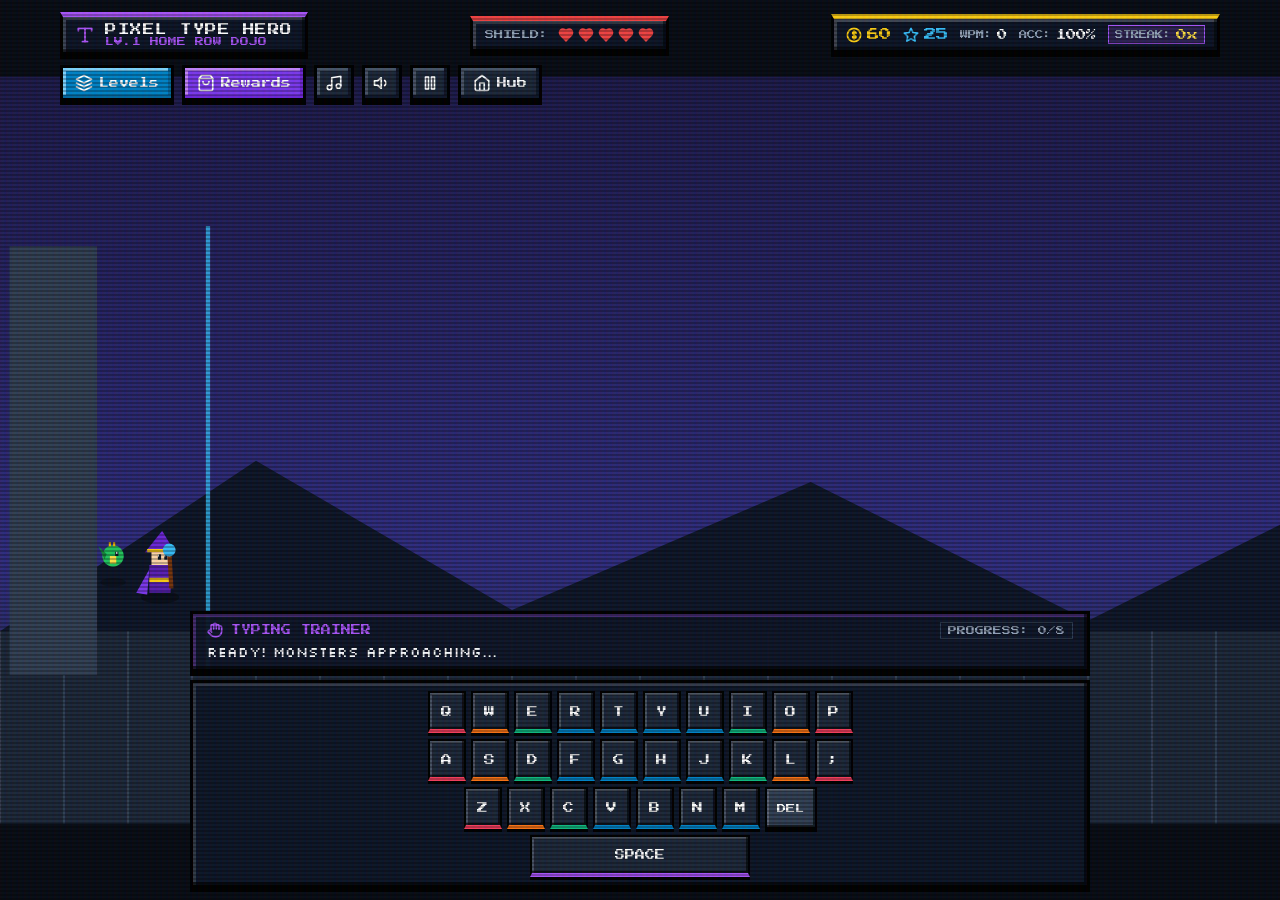
<file: Pixel-Type-Hero/index.html>
<!DOCTYPE html>
<html lang="en">
<head>
  <meta charset="UTF-8">
  <meta name="viewport" content="width=device-width, initial-scale=1.0, maximum-scale=1.0, user-scalable=no, viewport-fit=cover">
  <title>Pixel Type Hero - Gamified Typing Adventure</title>
  <link rel="stylesheet" href="style.css">
  <link rel="preconnect" href="https://fonts.googleapis.com">
  <link rel="preconnect" href="https://fonts.gstatic.com" crossorigin>
  <link href="https://fonts.googleapis.com/css2?family=Press+Start+2P&family=Silkscreen:wght@400;700&display=swap" rel="stylesheet">
</head>
<body>

  <!-- Retro CRT Scanline Overlay -->
  <div class="crt-overlay"></div>

  <!-- Main Game Canvas -->
  <canvas id="gameCanvas"></canvas>

  <!-- Heads-Up Display (HUD) Layer -->
  <div id="ui-layer">
    
    <!-- Top Navigation & Stats Bar -->
    <header class="top-hud">
      
      <!-- Brand & Active Stage -->
      <div class="hud-card brand-card">
        <div class="brand-icon">
          <svg width="20" height="20" viewBox="0 0 24 24" fill="none" stroke="currentColor" stroke-width="2.2" stroke-linecap="round" stroke-linejoin="round">
            <polyline points="4 7 4 4 20 4 20 7"/>
            <line x1="9" x2="15" y1="20" y2="20"/>
            <line x1="12" x2="12" y1="4" y2="20"/>
          </svg>
        </div>
        <div class="brand-info">
          <span class="hero-title">PIXEL TYPE HERO</span>
          <span id="hud-level-name" class="hero-level">LV.1 HOME ROW DOJO</span>
        </div>
      </div>

      <!-- Castle Shield Defense Hearts -->
      <div class="hud-card hearts-card" title="Castle Shield Health">
        <span class="stat-label">SHIELD:</span>
        <div id="castle-hearts" class="hearts-row">
          <!-- Populated by game.js -->
        </div>
      </div>

      <!-- Currency & Score Counters -->
      <div class="hud-card currency-card">
        <!-- Coins -->
        <div class="stat-pill" title="Gold Coins earned from defeating word monsters">
          <svg width="16" height="16" viewBox="0 0 24 24" fill="none" stroke="#facc15" stroke-width="2.5" stroke-linecap="round" stroke-linejoin="round">
            <circle cx="12" cy="12" r="10"/><path d="M12 6v12"/><path d="M15 9.5a2.5 2.5 0 0 0-5 0c0 2.5 5 2.5 5 5a2.5 2.5 0 0 1-5 0"/>
          </svg>
          <span id="hud-coins" class="coin-val">60</span>
        </div>

        <!-- Star Gems -->
        <div class="stat-pill" title="Star Gems for pet & wand rewards">
          <svg width="16" height="16" viewBox="0 0 24 24" fill="none" stroke="#38bdf8" stroke-width="2.5" stroke-linecap="round" stroke-linejoin="round">
            <polygon points="12 2 15.09 8.26 22 9.27 17 14.14 18.18 21.02 12 17.77 5.82 21.02 7 14.14 2 9.27 8.91 8.26 12 2"/>
          </svg>
          <span id="hud-gems" class="gem-val">25</span>
        </div>

        <!-- WPM & Accuracy -->
        <div class="stat-pill" title="Words Per Minute (Typing Speed)">
          <span class="mini-label">WPM:</span>
          <span id="hud-wpm" class="stat-val">0</span>
        </div>

        <div class="stat-pill" title="Typing Accuracy">
          <span class="mini-label">ACC:</span>
          <span id="hud-accuracy" class="stat-val">100%</span>
        </div>

        <div class="stat-pill streak-pill" title="Consecutive Correct Keystroke Streak">
          <span class="mini-label">STREAK:</span>
          <span id="hud-streak" class="streak-val">0x</span>
        </div>
      </div>

      <!-- Top Action Buttons -->
      <div class="top-actions">
        <!-- Level Select Button -->
        <button id="btn-levels" class="hud-btn highlight-btn" title="Choose Level / Arena (Xbox Y / Click)">
          <svg width="18" height="18" viewBox="0 0 24 24" fill="none" stroke="currentColor" stroke-width="2.2" stroke-linecap="round" stroke-linejoin="round">
            <polygon points="12 2 2 7 12 12 22 7 12 2"/>
            <polyline points="2 17 12 22 22 17"/>
            <polyline points="2 12 12 17 22 12"/>
          </svg>
          <span>Levels</span>
        </button>

        <!-- Pet & Wand Shop Button -->
        <button id="btn-shop" class="hud-btn highlight-shop" title="Pet Companion & Magic Wand Shop (Xbox X / Click)">
          <svg width="18" height="18" viewBox="0 0 24 24" fill="none" stroke="currentColor" stroke-width="2.2" stroke-linecap="round" stroke-linejoin="round">
            <path d="M6 2 3 6v14a2 2 0 0 0 2 2h14a2 2 0 0 0 2-2V6l-3-4Z"/>
            <path d="M3 6h18"/>
            <path d="M16 10a4 4 0 0 1-8 0"/>
          </svg>
          <span>Rewards</span>
        </button>

        <!-- Music Toggle -->
        <button id="btn-music" class="hud-btn icon-only" title="Toggle Music">
          <svg width="18" height="18" viewBox="0 0 24 24" fill="none" stroke="currentColor" stroke-width="2.2" stroke-linecap="round" stroke-linejoin="round">
            <path d="M9 18V5l12-2v13"/><circle cx="6" cy="18" r="3"/><circle cx="18" cy="16" r="3"/>
          </svg>
        </button>

        <!-- Sound FX Toggle -->
        <button id="btn-sfx" class="hud-btn icon-only" title="Toggle Sound FX">
          <svg width="18" height="18" viewBox="0 0 24 24" fill="none" stroke="currentColor" stroke-width="2.2" stroke-linecap="round" stroke-linejoin="round">
            <polygon points="11 5 6 9 2 9 2 15 6 15 11 19 11 5"/><path d="M15.54 8.46a5 5 0 0 1 0 7.07"/>
          </svg>
        </button>

        <!-- Pause Button -->
        <button id="btn-pause" class="hud-btn icon-only" title="Pause Menu (Escape / Xbox Start)">
          <svg width="18" height="18" viewBox="0 0 24 24" fill="none" stroke="currentColor" stroke-width="2.2" stroke-linecap="round" stroke-linejoin="round">
            <rect x="6" y="4" width="4" height="16"/><rect x="14" y="4" width="4" height="16"/>
          </svg>
        </button>

        <!-- Back to Hub -->
        <a href="../index.html" class="hud-btn" style="text-decoration: none; color: inherit; display: inline-flex; align-items: center; gap: 6px;" title="Back to Leyten's Games Hub">
          <svg width="18" height="18" viewBox="0 0 24 24" fill="none" stroke="currentColor" stroke-width="2.2" stroke-linecap="round" stroke-linejoin="round">
            <path d="m3 9 9-7 9 7v11a2 2 0 0 1-2 2H5a2 2 0 0 1-2-2z"/>
            <polyline points="9 22 9 12 15 12 15 22"/>
          </svg>
          <span>Hub</span>
        </a>
      </div>

    </header>

    <!-- Bottom Interactive Finger Guide & Pixel Keyboard -->
    <footer class="bottom-dock">
      
      <!-- Finger Placement Guide Card -->
      <div class="finger-guide-card">
        <div class="guide-header-row">
          <svg width="16" height="16" viewBox="0 0 24 24" fill="none" stroke="#a855f7" stroke-width="2.5" stroke-linecap="round" stroke-linejoin="round">
            <path d="M18 11V6a2 2 0 0 0-2-2v0a2 2 0 0 0-2 2v0"/>
            <path d="M14 10V4a2 2 0 0 0-2-2v0a2 2 0 0 0-2 2v2"/>
            <path d="M10 10.5V6a2 2 0 0 0-2-2v0a2 2 0 0 0-2 2v8"/>
            <path d="M18 8a2 2 0 1 1 4 0v6a8 8 0 0 1-8 8h-2c-2.8 0-4.5-.86-5.99-2.34l-3.6-3.6a2 2 0 0 1 2.83-2.82L7 15"/>
          </svg>
          <span class="guide-title">TYPING TRAINER</span>
          <span class="progress-pill">PROGRESS: <span id="hud-progress">0/8</span></span>
        </div>
        <div id="finger-tip-text" class="guide-tip">
          Loading typing tip...
        </div>
      </div>

      <!-- Interactive 16-Bit Color-Coded Keyboard -->
      <div id="virtual-keyboard" class="pixel-keyboard">
        <!-- Dynamically generated with color-coded finger zones -->
      </div>

      <!-- Hidden Mobile Native Input Assist -->
      <input type="text" id="mobile-type-input" autocomplete="off" autocorrect="off" autocapitalize="off" spellcheck="false" style="position: absolute; opacity: 0; pointer-events: none; width: 1px; height: 1px;">
    </footer>

  </div>

  <!-- Shop & Companion Pet Wardrobe Modal -->
  <div id="shop-modal" class="modal-overlay hidden">
    <div class="modal-card wide-card">
      <div class="modal-header">
        <div style="display: flex; align-items: center; gap: 8px;">
          <svg width="22" height="22" viewBox="0 0 24 24" fill="none" stroke="#facc15" stroke-width="2.2" stroke-linecap="round" stroke-linejoin="round">
            <path d="M6 2 3 6v14a2 2 0 0 0 2 2h14a2 2 0 0 0 2-2V6l-3-4Z"/>
            <path d="M3 6h18"/>
            <path d="M16 10a4 4 0 0 1-8 0"/>
          </svg>
          <h2 class="modal-title" style="margin: 0;">HERO SHOP & PET SANCTUARY</h2>
        </div>
        <button id="btn-close-shop" class="hud-btn icon-only" title="Close (Escape / Xbox B)">
          <svg width="18" height="18" viewBox="0 0 24 24" fill="none" stroke="currentColor" stroke-width="2.2" stroke-linecap="round" stroke-linejoin="round">
            <line x1="18" y1="6" x2="6" y2="18"/><line x1="6" y1="6" x2="18" y2="18"/>
          </svg>
        </button>
      </div>

      <p class="modal-subtitle">Adopt cute companion pets, unlock glowing magic wands, and equip legendary hero armor!</p>

      <div id="shop-items-list" class="shop-grid">
        <!-- Populated by game.js -->
      </div>
    </div>
  </div>

  <!-- Level Select Modal -->
  <div id="level-modal" class="modal-overlay hidden">
    <div class="modal-card">
      <div class="modal-header">
        <div style="display: flex; align-items: center; gap: 8px;">
          <svg width="22" height="22" viewBox="0 0 24 24" fill="none" stroke="#38bdf8" stroke-width="2.2" stroke-linecap="round" stroke-linejoin="round">
            <polygon points="12 2 2 7 12 12 22 7 12 2"/>
            <polyline points="2 17 12 22 22 17"/>
            <polyline points="2 12 12 17 22 12"/>
          </svg>
          <h2 class="modal-title" style="margin: 0;">SELECT TYPING ARENA</h2>
        </div>
        <button id="btn-close-levels" class="hud-btn icon-only" title="Close (Escape / Xbox B)">
          <svg width="18" height="18" viewBox="0 0 24 24" fill="none" stroke="currentColor" stroke-width="2.2" stroke-linecap="round" stroke-linejoin="round">
            <line x1="18" y1="6" x2="6" y2="18"/><line x1="6" y1="6" x2="18" y2="18"/>
          </svg>
        </button>
      </div>

      <p class="modal-subtitle">Advance from the Home Row Dojo to the Vocab Dragon Lair!</p>

      <div id="level-select-list" class="level-list">
        <!-- Populated by game.js -->
      </div>
    </div>
  </div>

  <!-- Level Victory / Game Over Modal -->
  <div id="victory-modal" class="modal-overlay hidden">
    <div class="modal-card" style="text-align: center;">
      <h2 id="victory-title" class="modal-title">VICTORY!</h2>
      <div id="victory-stats" class="victory-stats-box">
        <!-- Populated by game.js -->
      </div>

      <div style="display: flex; gap: 10px; margin-top: 16px;">
        <button id="btn-replay-level" class="action-btn-main" style="background: #334155;">
          <span>REPLAY</span>
        </button>
        <button id="btn-next-level" class="action-btn-main">
          <span>NEXT ARENA</span>
        </button>
      </div>
    </div>
  </div>

  <!-- Pause Modal Dialog -->
  <div id="pause-modal" class="modal-overlay hidden">
    <div class="modal-card" style="text-align: center;">
      <h2 class="modal-title">GAME PAUSED</h2>
      <p style="color: #94a3b8; font-size: 0.95rem;">Type the letters floating above the monsters to defend the kingdom! Use the glowing on-screen keyboard to guide your fingers.</p>
      
      <div style="display: flex; flex-direction: column; gap: 10px; margin-top: 14px;">
        <button id="btn-resume" class="action-btn-main">
          <svg width="18" height="18" viewBox="0 0 24 24" fill="none" stroke="currentColor" stroke-width="2.5" stroke-linecap="round" stroke-linejoin="round">
            <polygon points="5 3 19 12 5 21 5 3"/>
          </svg>
          <span>RESUME GAME</span>
        </button>

        <button id="btn-pause-levels" class="action-btn-main" style="background: #0284c7;">
          <svg width="18" height="18" viewBox="0 0 24 24" fill="none" stroke="currentColor" stroke-width="2.2" stroke-linecap="round" stroke-linejoin="round">
            <polygon points="12 2 2 7 12 12 22 7 12 2"/>
            <polyline points="2 17 12 22 22 17"/>
            <polyline points="2 12 12 17 22 12"/>
          </svg>
          <span>CHOOSE ARENA / LEVELS</span>
        </button>

        <button id="btn-pause-shop" class="action-btn-main" style="background: #7c3aed;">
          <svg width="18" height="18" viewBox="0 0 24 24" fill="none" stroke="currentColor" stroke-width="2.2" stroke-linecap="round" stroke-linejoin="round">
            <path d="M6 2 3 6v14a2 2 0 0 0 2 2h14a2 2 0 0 0 2-2V6l-3-4Z"/>
            <path d="M3 6h18"/>
            <path d="M16 10a4 4 0 0 1-8 0"/>
          </svg>
          <span>HERO SHOP &amp; PETS</span>
        </button>
        
        <a href="../index.html" class="hud-btn" style="justify-content: center; text-decoration: none; padding: 12px;">
          <svg width="16" height="16" viewBox="0 0 24 24" fill="none" stroke="currentColor" stroke-width="2" stroke-linecap="round" stroke-linejoin="round">
            <path d="m3 9 9-7 9 7v11a2 2 0 0 1-2 2H5a2 2 0 0 1-2-2z"/>
          </svg>
          <span>Return to Game Hub</span>
        </a>
      </div>
    </div>
  </div>

  <!-- Scripts -->
  <script src="words.js"></script>
  <script src="audio.js"></script>
  <script src="entities.js"></script>
  <script src="game.js"></script>
</body>
</html>
</file>
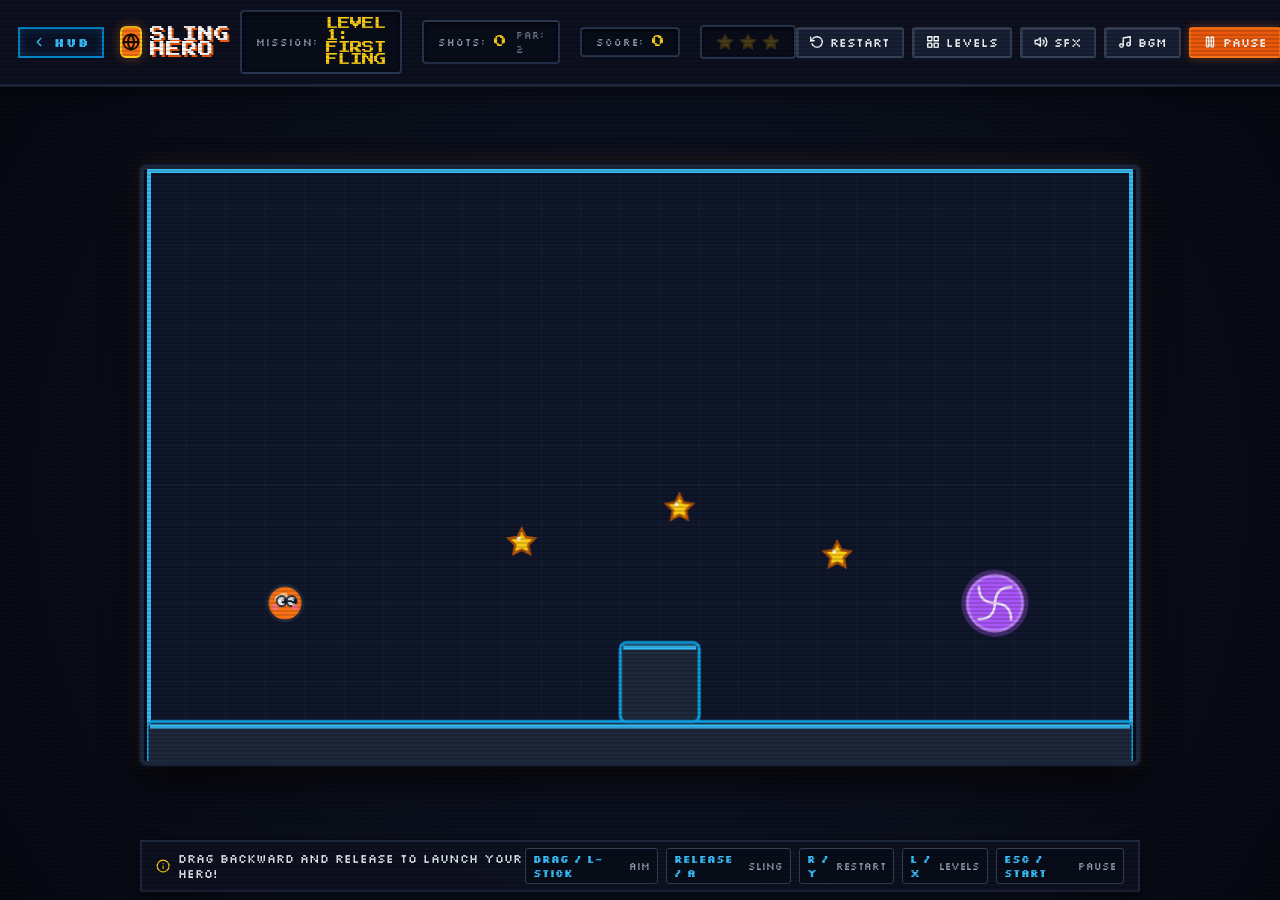
<file: Sling-Hero/index.html>
<!DOCTYPE html>
<html lang="en">
<head>
  <meta charset="UTF-8">
  <meta name="viewport" content="width=device-width, initial-scale=1.0, maximum-scale=1.0, user-scalable=no, viewport-fit=cover">
  <title>Sling Hero - Retro Physics Slingshot Arcade | Leyten's Games</title>
  <link rel="preconnect" href="https://fonts.googleapis.com">
  <link rel="preconnect" href="https://fonts.gstatic.com" crossorigin>
  <link href="https://fonts.googleapis.com/css2?family=Press+Start+2P&family=Silkscreen:wght@400;700&display=swap" rel="stylesheet">
  <link rel="stylesheet" href="style.css">
</head>
<body>

  <!-- Retro CRT Scanline Overlay -->
  <div class="crt-overlay"></div>

  <!-- Top Arcade Navbar & HUD -->
  <header class="arcade-navbar" role="banner">
    <div class="nav-left">
      <a href="../index.html" class="hub-back-btn" title="Back to Leyten's Arcade Hub">
        <svg width="14" height="14" viewBox="0 0 24 24" fill="none" stroke="currentColor" stroke-width="2.5" stroke-linecap="round" stroke-linejoin="round">
          <polyline points="15 18 9 12 15 6"></polyline>
        </svg>
        <span>HUB</span>
      </a>

      <div class="game-brand">
        <div class="brand-icon">
          <svg width="18" height="18" viewBox="0 0 24 24" fill="none" stroke="currentColor" stroke-width="2.5" stroke-linecap="round" stroke-linejoin="round">
            <circle cx="12" cy="12" r="10"></circle>
            <path d="M12 2a14.5 14.5 0 0 0 0 20 14.5 14.5 0 0 0 0-20"></path>
            <path d="M2 12h20"></path>
          </svg>
        </div>
        <span class="brand-text">SLING HERO</span>
      </div>
    </div>

    <!-- Center Status Pills -->
    <div class="nav-center">
      <!-- Level Name Pill -->
      <div class="hud-pill">
        <span class="hud-pill-label">MISSION:</span>
        <span class="hud-pill-value" id="hud-level">LVL 1: FIRST FLING</span>
      </div>

      <!-- Shots Taken Pill -->
      <div class="hud-pill">
        <span class="hud-pill-label">SHOTS:</span>
        <span class="hud-pill-value" id="hud-shots">0</span>
        <span style="font-size: 0.65rem; color: #64748b; margin-left: 2px;" id="hud-par">PAR: 3</span>
      </div>

      <!-- Score Pill -->
      <div class="hud-pill">
        <span class="hud-pill-label">SCORE:</span>
        <span class="hud-pill-value" id="hud-score">0</span>
      </div>

      <!-- Level 3-Star Rating -->
      <div class="hud-pill">
        <div class="hud-stars-container">
          <div class="hud-star" id="star-0">
            <svg width="18" height="18" viewBox="0 0 24 24" fill="#facc15" stroke="#ca8a04" stroke-width="2" stroke-linecap="round" stroke-linejoin="round">
              <polygon points="12 2 15.09 8.26 22 9.27 17 14.14 18.18 21.02 12 17.77 5.82 21.02 7 14.14 2 9.27 8.91 8.26 12 2"/>
            </svg>
          </div>
          <div class="hud-star" id="star-1">
            <svg width="18" height="18" viewBox="0 0 24 24" fill="#facc15" stroke="#ca8a04" stroke-width="2" stroke-linecap="round" stroke-linejoin="round">
              <polygon points="12 2 15.09 8.26 22 9.27 17 14.14 18.18 21.02 12 17.77 5.82 21.02 7 14.14 2 9.27 8.91 8.26 12 2"/>
            </svg>
          </div>
          <div class="hud-star" id="star-2">
            <svg width="18" height="18" viewBox="0 0 24 24" fill="#facc15" stroke="#ca8a04" stroke-width="2" stroke-linecap="round" stroke-linejoin="round">
              <polygon points="12 2 15.09 8.26 22 9.27 17 14.14 18.18 21.02 12 17.77 5.82 21.02 7 14.14 2 9.27 8.91 8.26 12 2"/>
            </svg>
          </div>
        </div>
      </div>
    </div>

    <!-- Right Action Buttons -->
    <div class="nav-right">
      <button class="action-btn" id="btn-restart" title="Restart Level (R / Y button)">
        <svg width="14" height="14" viewBox="0 0 24 24" fill="none" stroke="currentColor" stroke-width="2.5" stroke-linecap="round" stroke-linejoin="round">
          <polyline points="1 4 1 10 7 10"></polyline>
          <path d="M3.51 15a9 9 0 1 0 2.13-9.36L1 10"></path>
        </svg>
        <span>RESTART</span>
      </button>

      <button class="action-btn" id="btn-levels" title="Level Map (L / X button)">
        <svg width="14" height="14" viewBox="0 0 24 24" fill="none" stroke="currentColor" stroke-width="2.5" stroke-linecap="round" stroke-linejoin="round">
          <rect x="3" y="3" width="7" height="7"></rect>
          <rect x="14" y="3" width="7" height="7"></rect>
          <rect x="14" y="14" width="7" height="7"></rect>
          <rect x="3" y="14" width="7" height="7"></rect>
        </svg>
        <span>LEVELS</span>
      </button>

      <button class="action-btn" id="btn-sound" title="Toggle Sound FX (M)">
        <svg width="14" height="14" viewBox="0 0 24 24" fill="none" stroke="currentColor" stroke-width="2.5" stroke-linecap="round" stroke-linejoin="round">
          <polygon points="11 5 6 9 2 9 2 15 6 15 11 19 11 5"></polygon>
          <path d="M15.54 8.46a5 5 0 0 1 0 7.07"></path>
          <path d="M19.07 4.93a10 10 0 0 1 0 14.14"></path>
        </svg>
        <span>SFX</span>
      </button>

      <button class="action-btn" id="btn-music" title="Toggle Chiptune Music (N)">
        <svg width="14" height="14" viewBox="0 0 24 24" fill="none" stroke="currentColor" stroke-width="2.5" stroke-linecap="round" stroke-linejoin="round">
          <path d="M9 18V5l12-2v13"></path>
          <circle cx="6" cy="18" r="3"></circle>
          <circle cx="18" cy="16" r="3"></circle>
        </svg>
        <span>BGM</span>
      </button>

      <button class="action-btn btn-accent" id="btn-pause" title="Pause Game (P / Esc / Start)">
        <svg width="14" height="14" viewBox="0 0 24 24" fill="none" stroke="currentColor" stroke-width="2.5" stroke-linecap="round" stroke-linejoin="round">
          <rect x="6" y="4" width="4" height="16"></rect>
          <rect x="14" y="4" width="4" height="16"></rect>
        </svg>
        <span>PAUSE</span>
      </button>
    </div>
  </header>

  <!-- Main Viewport with Scaled Physics Canvas -->
  <main class="game-viewport">
    <canvas id="gameCanvas" width="1000" height="600"></canvas>

    <!-- Bottom Guidance & Gamepad Pill -->
    <div class="bottom-bar">
      <div class="hint-msg">
        <svg class="hint-icon" width="16" height="16" viewBox="0 0 24 24" fill="none" stroke="currentColor" stroke-width="2" stroke-linecap="round" stroke-linejoin="round">
          <circle cx="12" cy="12" r="10"></circle>
          <line x1="12" y1="16" x2="12" y2="12"></line>
          <line x1="12" y1="8" x2="12.01" y2="8"></line>
        </svg>
        <span id="hud-hint">Aim with trajectory and release to sling!</span>
      </div>

      <div class="controller-pills">
        <span class="key-pill"><strong>DRAG / L-STICK</strong> AIM</span>
        <span class="key-pill"><strong>RELEASE / A</strong> SLING</span>
        <span class="key-pill"><strong>R / Y</strong> RESTART</span>
        <span class="key-pill"><strong>L / X</strong> LEVELS</span>
        <span class="key-pill"><strong>ESC / START</strong> PAUSE</span>
      </div>
    </div>
  </main>

  <!-- ======================================================================
       LEVEL SELECT MODAL
       ====================================================================== -->
  <div class="modal-overlay hidden" id="level-modal" role="dialog" aria-modal="true" aria-labelledby="modal-level-title">
    <div class="modal-dialog level-dialog">
      <button class="btn-close-corner" id="btn-close-levels" title="Close Level Select">
        <svg width="20" height="20" viewBox="0 0 24 24" fill="none" stroke="currentColor" stroke-width="2.5" stroke-linecap="round" stroke-linejoin="round">
          <line x1="18" y1="6" x2="6" y2="18"></line>
          <line x1="6" y1="6" x2="18" y2="18"></line>
        </svg>
      </button>

      <div class="modal-header">
        <h2 class="modal-title" id="modal-level-title">MISSION SELECT</h2>
        <p class="modal-subtitle">Choose a cleared level to improve your star rating or play the latest unlock.</p>
      </div>

      <div class="levels-grid" id="levels-grid">
        <!-- Rendered by game.js renderLevelsGrid() -->
      </div>

      <div class="modal-actions">
        <button class="modal-btn secondary" onclick="window.slingGameInstance.closeModals()">
          <span>CLOSE</span>
        </button>
      </div>
    </div>
  </div>

  <!-- ======================================================================
       LEVEL CLEARED / VICTORY MODAL
       ====================================================================== -->
  <div class="modal-overlay hidden" id="win-modal" role="dialog" aria-modal="true" aria-labelledby="win-title">
    <div class="modal-dialog">
      <div class="modal-header">
        <h2 class="modal-title" id="win-title">LEVEL COMPLETED!</h2>
        <p class="modal-subtitle">Great slingshot aim! Portal reached safely.</p>
      </div>

      <div class="modal-stars-row" id="win-stars-row">
        <!-- Rendered dynamically by game.js openWinModal() -->
      </div>

      <div class="modal-stats" id="win-stats">
        <!-- Populated with shots taken, par, and score -->
      </div>

      <div class="modal-actions">
        <button class="modal-btn" id="btn-next-level">
          <svg width="16" height="16" viewBox="0 0 24 24" fill="none" stroke="currentColor" stroke-width="2.5" stroke-linecap="round" stroke-linejoin="round">
            <polygon points="5 3 19 12 5 21 5 3"></polygon>
          </svg>
          <span>NEXT MISSION</span>
        </button>

        <button class="modal-btn secondary" id="btn-replay-level">
          <svg width="16" height="16" viewBox="0 0 24 24" fill="none" stroke="currentColor" stroke-width="2.5" stroke-linecap="round" stroke-linejoin="round">
            <polyline points="1 4 1 10 7 10"></polyline>
            <path d="M3.51 15a9 9 0 1 0 2.13-9.36L1 10"></path>
          </svg>
          <span>REPLAY</span>
        </button>

        <button class="modal-btn secondary" onclick="window.slingGameInstance.toggleLevelModal()">
          <svg width="16" height="16" viewBox="0 0 24 24" fill="none" stroke="currentColor" stroke-width="2.5" stroke-linecap="round" stroke-linejoin="round">
            <rect x="3" y="3" width="7" height="7"></rect>
            <rect x="14" y="3" width="7" height="7"></rect>
            <rect x="14" y="14" width="7" height="7"></rect>
            <rect x="3" y="14" width="7" height="7"></rect>
          </svg>
          <span>LEVELS</span>
        </button>
      </div>
    </div>
  </div>

  <!-- ======================================================================
       GAME OVER / OUT OF SHOTS MODAL
       ====================================================================== -->
  <div class="modal-overlay hidden" id="over-modal" role="dialog" aria-modal="true" aria-labelledby="over-title">
    <div class="modal-dialog">
      <div class="modal-header">
        <h2 class="modal-title" id="over-title" style="text-shadow: 3px 3px 0 #b91c1c;">OUT OF SHOTS</h2>
        <p class="modal-subtitle">Don't give up! Try a different bounce angle or slingshot tension.</p>
      </div>

      <div class="modal-actions" style="margin-top: 20px;">
        <button class="modal-btn" id="btn-retry-over">
          <svg width="16" height="16" viewBox="0 0 24 24" fill="none" stroke="currentColor" stroke-width="2.5" stroke-linecap="round" stroke-linejoin="round">
            <polyline points="1 4 1 10 7 10"></polyline>
            <path d="M3.51 15a9 9 0 1 0 2.13-9.36L1 10"></path>
          </svg>
          <span>TRY AGAIN</span>
        </button>

        <button class="modal-btn secondary" onclick="window.slingGameInstance.toggleLevelModal()">
          <span>SELECT LEVEL</span>
        </button>
      </div>
    </div>
  </div>

  <!-- ======================================================================
       PAUSE MODAL
       ====================================================================== -->
  <div class="modal-overlay hidden" id="pause-modal" role="dialog" aria-modal="true" aria-labelledby="pause-title">
    <div class="modal-dialog">
      <div class="modal-header">
        <h2 class="modal-title" id="pause-title">GAME PAUSED</h2>
        <p class="modal-subtitle">Take a breather, hero! Whenever you're ready, sling back into action.</p>
      </div>

      <div class="modal-actions">
        <button class="modal-btn" id="btn-resume">
          <svg width="16" height="16" viewBox="0 0 24 24" fill="none" stroke="currentColor" stroke-width="2.5" stroke-linecap="round" stroke-linejoin="round">
            <polygon points="5 3 19 12 5 21 5 3"></polygon>
          </svg>
          <span>RESUME</span>
        </button>

        <button class="modal-btn secondary" onclick="window.slingGameInstance.loadLevel(window.slingGameInstance.currentLevelIdx); window.slingGameInstance.closeModals();">
          <svg width="16" height="16" viewBox="0 0 24 24" fill="none" stroke="currentColor" stroke-width="2.5" stroke-linecap="round" stroke-linejoin="round">
            <polyline points="1 4 1 10 7 10"></polyline>
            <path d="M3.51 15a9 9 0 1 0 2.13-9.36L1 10"></path>
          </svg>
          <span>RESTART</span>
        </button>

        <button class="modal-btn secondary" onclick="window.slingGameInstance.toggleLevelModal()">
          <svg width="16" height="16" viewBox="0 0 24 24" fill="none" stroke="currentColor" stroke-width="2.5" stroke-linecap="round" stroke-linejoin="round">
            <rect x="3" y="3" width="7" height="7"></rect>
            <rect x="14" y="3" width="7" height="7"></rect>
            <rect x="14" y="14" width="7" height="7"></rect>
            <rect x="3" y="14" width="7" height="7"></rect>
          </svg>
          <span>LEVELS</span>
        </button>

        <a href="../index.html" class="modal-btn secondary" style="text-decoration: none;">
          <svg width="16" height="16" viewBox="0 0 24 24" fill="none" stroke="currentColor" stroke-width="2.5" stroke-linecap="round" stroke-linejoin="round">
            <path d="M3 9l9-7 9 7v11a2 2 0 0 1-2 2H5a2 2 0 0 1-2-2z"></path>
            <polyline points="9 22 9 12 15 12 15 22"></polyline>
          </svg>
          <span>ARCADE HUB</span>
        </a>
      </div>
    </div>
  </div>

  <!-- Game Scripts (Audio -> Levels -> Game Engine) -->
  <script src="audio.js"></script>
  <script src="levels.js"></script>
  <script src="game.js"></script>
</body>
</html>
</file>
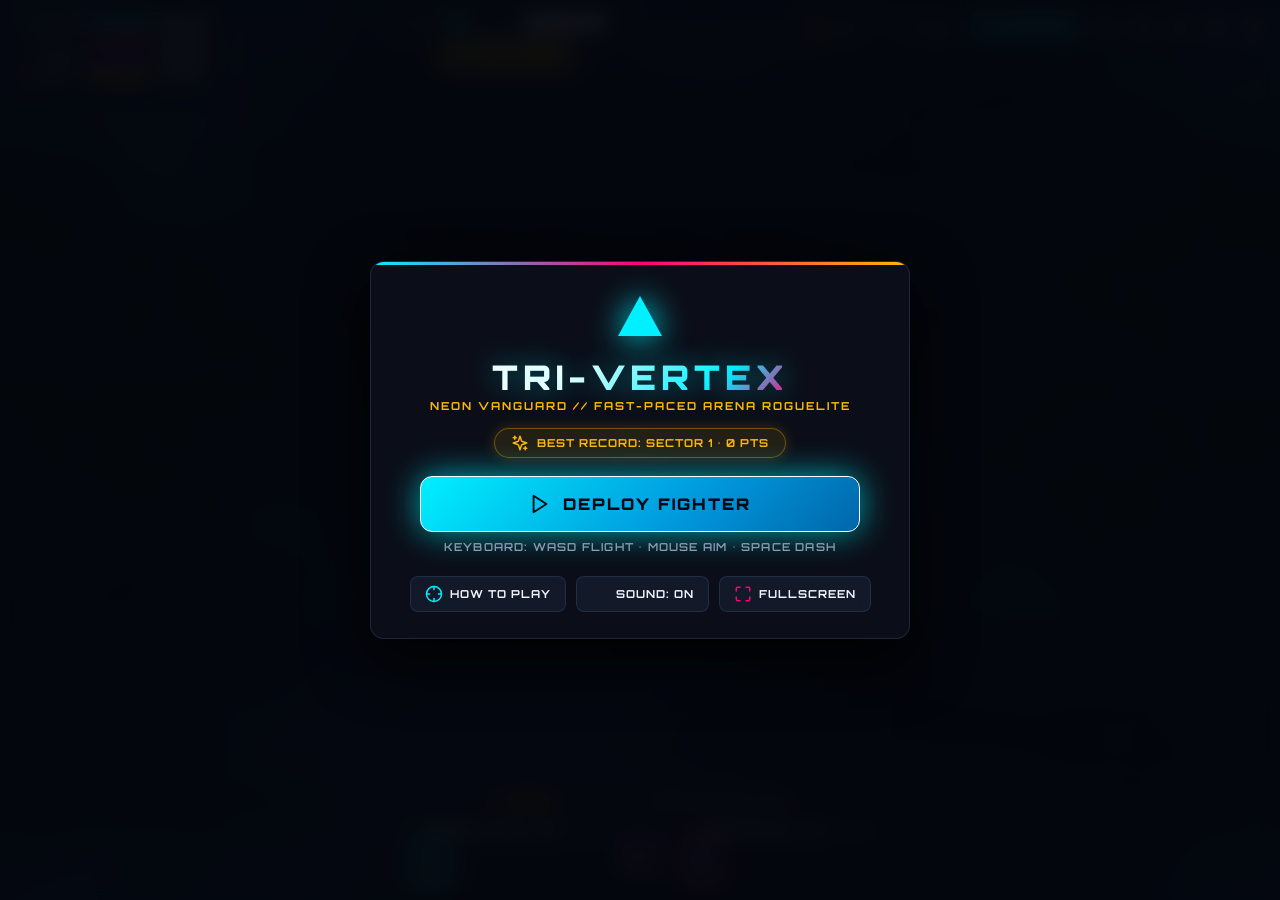
<file: Tri-Vertex/index.html>
<!DOCTYPE html>
<html lang="en">
<head>
  <meta charset="UTF-8">
  <meta name="viewport" content="width=device-width, initial-scale=1.0, maximum-scale=1.0, user-scalable=no, viewport-fit=cover">
  <meta name="apple-mobile-web-app-capable" content="yes">
  <meta name="apple-mobile-web-app-status-bar-style" content="black-translucent">
  <meta name="mobile-web-app-capable" content="yes">
  <meta name="theme-color" content="#07090e">
  <title>TRI-VERTEX // Melee & Ranged Geometric Arena</title>
  <link rel="icon" type="image/x-icon" href="icon.ico">
  <link rel="apple-touch-icon" href="icon.png">
  <link rel="stylesheet" href="style.css">
  <!-- Google Fonts for sleek sci-fi typography -->
  <link rel="preconnect" href="https://fonts.googleapis.com">
  <link rel="preconnect" href="https://fonts.gstatic.com" crossorigin>
  <link href="https://fonts.googleapis.com/css2?family=Orbitron:wght@500;700;900&family=Rajdhani:wght@500;600;700&display=swap" rel="stylesheet">
</head>
<body>
  <!-- SVG Icon Definitions (Lucide Icons, No Emojis) -->
  <svg style="display: none;" aria-hidden="true">
      <!-- Sword (Melee) -->
      <symbol id="icon-sword" viewBox="0 0 24 24">
        <polyline points="14.5 17.5 3 6 3 3 6 3 17.5 14.5"></polyline>
        <line x1="13" y1="19" x2="19" y2="13"></line>
        <line x1="16" y1="16" x2="20" y2="20"></line>
        <line x1="19" y1="21" x2="21" y2="19"></line>
      </symbol>
      <!-- Crosshair (Ranged) -->
      <symbol id="icon-crosshair" viewBox="0 0 24 24">
        <circle cx="12" cy="12" r="10"></circle>
        <line x1="22" y1="12" x2="18" y2="12"></line>
        <line x1="6" y1="12" x2="2" y2="12"></line>
        <line x1="12" y1="6" x2="12" y2="2"></line>
        <line x1="12" y1="22" x2="12" y2="18"></line>
      </symbol>
      <!-- Shield -->
      <symbol id="icon-shield" viewBox="0 0 24 24">
        <path d="M12 22s8-4 8-10V5l-8-3-8 3v7c0 6 8 10 8 10z"></path>
      </symbol>
      <!-- Heart -->
      <symbol id="icon-heart" viewBox="0 0 24 24">
        <path d="M19 14c1.49-1.46 3-3.21 3-5.5A5.5 5.5 0 0 0 16.5 3c-1.76 0-3 .5-4.5 2-1.5-1.5-2.74-2-4.5-2A5.5 5.5 0 0 0 2 8.5c0 2.3 1.5 4.05 3 5.5l7 7Z"></path>
      </symbol>
      <!-- Zap / Lightning (Energy / Dash) -->
      <symbol id="icon-zap" viewBox="0 0 24 24">
        <polygon points="13 2 3 14 12 14 11 22 21 10 12 10 13 2"></polygon>
      </symbol>
      <!-- Play -->
      <symbol id="icon-play" viewBox="0 0 24 24">
        <polygon points="5 3 19 12 5 21 5 3"></polygon>
      </symbol>
      <!-- Pause -->
      <symbol id="icon-pause" viewBox="0 0 24 24">
        <rect x="6" y="4" width="4" height="16"></rect>
        <rect x="14" y="4" width="4" height="16"></rect>
      </symbol>
      <!-- Volume 2 -->
      <symbol id="icon-volume" viewBox="0 0 24 24">
        <polygon points="11 5 6 9 2 9 2 15 6 15 11 19 11 5"></polygon>
        <path d="M15.54 8.46a5 5 0 0 1 0 7.07"></path>
        <path d="M19.07 4.93a10 10 0 0 1 0 14.14"></path>
      </symbol>
      <!-- Volume X (Mute) -->
      <symbol id="icon-volume-x" viewBox="0 0 24 24">
        <polygon points="11 5 6 9 2 9 2 15 6 15 11 19 11 5"></polygon>
        <line x1="23" y1="9" x2="17" y2="15"></line>
        <line x1="17" y1="9" x2="23" y2="15"></line>
      </symbol>
      <!-- Rotate / Restart -->
      <symbol id="icon-rotate" viewBox="0 0 24 24">
        <path d="M21 12a9 9 0 1 1-9-9c2.52 0 4.93 1 6.74 2.74L21 8"></path>
        <path d="M21 3v5h-5"></path>
      </symbol>
      <!-- Skull / Trophy -->
      <symbol id="icon-trophy" viewBox="0 0 24 24">
        <path d="M6 9H4.5a2.5 2.5 0 0 1 0-5H6"></path>
        <path d="M18 9h1.5a2.5 2.5 0 0 0 0-5H18"></path>
        <path d="M4 22h16"></path>
        <path d="M10 14.66V17c0 .55-.47.98-.97 1.21C7.85 18.75 7 20.24 7 22"></path>
        <path d="M14 14.66V17c0 .55.47.98.97 1.21C16.15 18.75 17 20.24 17 22"></path>
        <path d="M18 2H6v7a6 6 0 0 0 12 0V2Z"></path>
      </symbol>
      <!-- Flame / Overcharge -->
      <symbol id="icon-flame" viewBox="0 0 24 24">
        <path d="M8.5 14.5A2.5 2.5 0 0 0 11 12c0-1.38-.5-2-1-3-1.072-2.143-.224-4.054 2-6 .5 2.5 2 4.9 4 6.5 2 1.6 3 3.5 3 5.5a7 7 0 1 1-14 0c0-1.153.433-2.294 1-3a2.5 2.5 0 0 0 2.5 2.5z"></path>
      </symbol>
      <!-- Sparkles / Upgrade -->
      <symbol id="icon-sparkles" viewBox="0 0 24 24">
        <path d="m12 3-1.912 5.813a2 2 0 0 1-1.275 1.275L3 12l5.813 1.912a2 2 0 0 1 1.275 1.275L12 21l1.912-5.813a2 2 0 0 1 1.275-1.275L21 12l-5.813-1.912a2 2 0 0 1-1.275-1.275L12 3Z"></path>
        <path d="M5 3v4"></path>
        <path d="M19 17v4"></path>
        <path d="M3 5h4"></path>
        <path d="M17 19h4"></path>
      </symbol>
      <!-- Key / Info -->
      <symbol id="icon-info" viewBox="0 0 24 24">
        <circle cx="12" cy="12" r="10"></circle>
        <line x1="12" y1="16" x2="12" y2="12"></line>
        <line x1="12" y1="8" x2="12.01" y2="8"></line>
      </symbol>
      <!-- Checkmark -->
      <symbol id="icon-check" viewBox="0 0 24 24">
        <polyline points="20 6 9 17 4 12"></polyline>
      </symbol>
      <!-- Chevron Right -->
      <symbol id="icon-chevron-right" viewBox="0 0 24 24">
        <polyline points="9 18 15 12 9 6"></polyline>
      </symbol>
      <!-- Gamepad (Xbox / Controller) -->
      <symbol id="icon-gamepad" viewBox="0 0 24 24">
        <line x1="6" y1="12" x2="10" y2="12"></line>
        <line x1="8" y1="10" x2="8" y2="14"></line>
        <line x1="15" y1="13" x2="15.01" y2="13"></line>
        <line x1="18" y1="11" x2="18.01" y2="11"></line>
        <rect x="2" y="6" width="20" height="12" rx="2"></rect>
      </symbol>
      <!-- Magnet (Pickup Attraction) -->
      <symbol id="icon-magnet" viewBox="0 0 24 24">
        <path d="M4 7V4h4v3"></path>
        <path d="M16 7V4h4v3"></path>
        <path d="M4 7v6a8 8 0 0 0 16 0V7"></path>
        <path d="M8 7v6a4 4 0 0 0 8 0V7"></path>
      </symbol>
      <!-- Smartphone (Touch / Mobile) -->
      <symbol id="icon-smartphone" viewBox="0 0 24 24">
        <rect width="14" height="20" x="5" y="2" rx="2" ry="2"></rect>
        <line x1="12" y1="18" x2="12.01" y2="18"></line>
      </symbol>
      <!-- Landscape Mode (Sideways Screen) -->
      <symbol id="icon-landscape" viewBox="0 0 24 24">
        <rect width="20" height="14" x="2" y="5" rx="2" ry="2"></rect>
        <line x1="18" y1="12" x2="18.01" y2="12"></line>
      </symbol>
      <!-- Maximize / Fullscreen -->
      <symbol id="icon-maximize" viewBox="0 0 24 24">
        <path d="M8 3H5a2 2 0 0 0-2 2v3"></path>
        <path d="M21 8V5a2 2 0 0 0-2-2h-3"></path>
        <path d="M3 16v3a2 2 0 0 0 2 2h3"></path>
        <path d="M16 21h3a2 2 0 0 0 2-2v-3"></path>
      </symbol>
  </svg>

  <div id="game-container">
    <!-- Main Canvas -->
    <canvas id="gameCanvas"></canvas>

    <!-- Top Status HUD -->
    <header id="hud-top">
      <!-- Player Stats (Vitals) -->
      <div class="hud-card vitals-panel">
        <div class="bar-row">
          <div class="bar-label">
            <svg class="ui-icon icon-cyan"><use href="#icon-shield"></use></svg>
            <span>SHIELD</span>
          </div>
          <div class="bar-track">
            <div id="shield-bar" class="bar-fill shield-fill" style="width: 100%;"></div>
          </div>
          <span id="shield-text" class="bar-val">100/100</span>
        </div>

        <div class="bar-row">
          <div class="bar-label">
            <svg class="ui-icon icon-rose"><use href="#icon-heart"></use></svg>
            <span>HULL</span>
          </div>
          <div class="bar-track">
            <div id="health-bar" class="bar-fill health-fill" style="width: 100%;"></div>
          </div>
          <span id="health-text" class="bar-val">150/150</span>
        </div>

        <div class="bar-row">
          <div class="bar-label">
            <svg class="ui-icon icon-purple"><use href="#icon-zap"></use></svg>
            <span>ENERGY</span>
          </div>
          <div class="bar-track">
            <div id="energy-bar" class="bar-fill energy-fill" style="width: 100%;"></div>
          </div>
          <span id="energy-text" class="bar-val">100/100</span>
        </div>

        <div class="bar-row">
          <div class="bar-label">
            <svg class="ui-icon icon-amber"><use href="#icon-zap"></use></svg>
            <span>DASH</span>
          </div>
          <div class="bar-track dash-track">
            <div id="dash-bar" class="bar-fill dash-fill" style="width: 100%;"></div>
          </div>
          <span id="dash-text" class="bar-val">READY</span>
        </div>
      </div>

      <!-- Wave & Score Info (Compact Top Center Bar) -->
      <div class="hud-center">
        <div class="wave-score-row">
          <div class="wave-badge">
            <span class="badge-label">WAVE</span>
            <span id="wave-number" class="badge-value">01</span>
          </div>
          <div class="score-display">
            <span class="score-label">PTS</span>
            <span id="score-text" class="score-val">000000</span>
          </div>
        </div>
        <!-- Combo Indicator -->
        <div id="combo-container" class="combo-pill hidden">
          <svg class="ui-icon icon-amber animate-pulse"><use href="#icon-flame"></use></svg>
          <span id="combo-multiplier" class="combo-text">x2.5 COMBO</span>
        </div>
      </div>

      <!-- Level & Experience & Controls -->
      <div class="hud-right">
        <div class="level-box">
          <div class="level-badge">
            <span class="lvl-label">LVL</span>
            <span id="player-level" class="lvl-num">1</span>
          </div>
          <div class="xp-wrapper">
            <div class="xp-track">
              <div id="xp-bar" class="xp-fill" style="width: 0%;"></div>
            </div>
            <div class="xp-meta">
              <span>EXP</span>
              <span id="xp-text">0 / 100</span>
            </div>
          </div>
        </div>

        <div class="top-actions">
          <div id="gamepad-badge" class="gamepad-badge hidden" title="Xbox Controller Active">
            <svg class="ui-icon icon-cyan"><use href="#icon-gamepad"></use></svg>
            <span class="gamepad-badge-text">GAMEPAD</span>
          </div>
          <button id="btn-rotate-toggle" class="action-btn" title="Toggle Fullscreen Arena">
            <svg class="ui-icon" id="rotate-screen-icon"><use href="#icon-landscape"></use></svg>
          </button>
          <button id="btn-touch-toggle" class="action-btn" title="Toggle Touch Controls">
            <svg class="ui-icon" id="touch-toggle-icon"><use href="#icon-smartphone"></use></svg>
          </button>
          <button id="btn-audio" class="action-btn" title="Toggle Sound">
            <svg class="ui-icon" id="audio-icon"><use href="#icon-volume"></use></svg>
          </button>
          <button id="btn-pause" class="action-btn" title="Pause Game (ESC or P)">
            <svg class="ui-icon"><use href="#icon-pause"></use></svg>
          </button>
          <a href="../index.html" class="action-btn" style="text-decoration: none; color: inherit; display: inline-flex; align-items: center; justify-content: center;" title="Return to Arcade Hub">
            <svg class="ui-icon" viewBox="0 0 24 24" fill="none" stroke="currentColor" stroke-width="2.2" stroke-linecap="round" stroke-linejoin="round">
              <path d="m3 9 9-7 9 7v11a2 2 0 0 1-2 2H5a2 2 0 0 1-2-2z"/>
              <polyline points="9 22 9 12 15 12 15 22"/>
            </svg>
          </a>
        </div>
      </div>
    </header>

    <!-- Mobile Synergy Micro-Bar (Active on mobile/touch when bottom dock is tucked) -->
    <div id="mobile-synergy-track" class="mobile-synergy-track">
      <div id="mobile-synergy-bar" class="mobile-synergy-fill" style="width: 0%;"></div>
    </div>

    <!-- Bottom Weapon Dock & Combo Synergy HUD -->
    <footer id="hud-bottom">
      <!-- Synergy Status Meter -->
      <div id="synergy-tracker" class="synergy-meter">
        <div class="synergy-label">
          <svg class="ui-icon icon-amber"><use href="#icon-flame"></use></svg>
          <span>SYNERGY</span>
        </div>
        <div class="synergy-bar-track">
          <div id="synergy-bar" class="synergy-bar-fill" style="width: 0%;"></div>
        </div>
        <div id="synergy-status" class="synergy-desc">MELEE CHARGES LASER</div>
      </div>

      <div class="weapons-dock">
        <!-- Melee Weapon Selection Column -->
        <div class="dock-column">
          <div class="dock-header">
            <svg class="ui-icon icon-cyan"><use href="#icon-sword"></use></svg>
            <span>SWORD [L-CLICK / RT]</span>
            <span class="key-hint">[1-4 / Q]</span>
          </div>
          <div class="weapon-slots" id="melee-slots">
            <!-- Populated via JS -->
          </div>
        </div>

        <!-- Ultimate / Dash Center Indicator -->
        <div class="dock-center">
          <div id="ultimate-button" class="ult-card">
            <div class="ult-ring" id="ult-ring"></div>
            <div class="ult-inner">
              <span class="ult-key">[F / Y]</span>
              <span class="ult-title">NOVA</span>
              <span id="ult-ready-tag" class="ult-tag">0%</span>
            </div>
          </div>
        </div>

        <!-- Far Range Weapon Selection Column -->
        <div class="dock-column">
          <div class="dock-header">
            <svg class="ui-icon icon-pink"><use href="#icon-crosshair"></use></svg>
            <span>LASER [R-CLICK / LT]</span>
            <span class="key-hint">[5-8 / E]</span>
          </div>
          <div class="weapon-slots" id="ranged-slots">
            <!-- Populated via JS -->
          </div>
        </div>
      </div>
    </footer>

    <!-- In-Game Notification Banner (Stylized Toast) -->
    <div id="game-toast" class="toast-banner hidden">
      <div class="toast-content">
        <div class="toast-icon-wrap" id="toast-icon-wrap">
          <svg class="ui-icon icon-amber"><use href="#icon-sparkles"></use></svg>
        </div>
        <div class="toast-text">
          <h4 id="toast-title">SYSTEM ALERT</h4>
          <p id="toast-message">New weapon unlocked!</p>
        </div>
      </div>
    </div>

    <!-- Start / Title Screen Overlay (Streamlined Hero Menu) -->
    <div id="screen-start" class="screen-overlay">
      <div class="modal-card title-hero-card">
        <!-- Animated Holographic Triangle Logo -->
        <div class="hero-logo-wrap">
          <div class="hero-triangle-glow"></div>
        </div>

        <!-- Title & Subtitle -->
        <div class="hero-title-block">
          <h1 class="hero-game-title">TRI-VERTEX</h1>
          <p class="hero-game-subtitle">NEON VANGUARD // FAST-PACED ARENA ROGUELITE</p>
        </div>

        <!-- Personal Best Record Badge -->
        <div class="menu-record-pill" id="menu-record-pill">
          <svg class="ui-icon icon-amber"><use href="#icon-sparkles"></use></svg>
          <span id="menu-record-text">BEST RECORD: SECTOR 1 &bull; 0 PTS</span>
        </div>

        <!-- Primary Call to Action Button: Large, thumb-friendly & instant start -->
        <div class="hero-cta-wrap">
          <button id="btn-start" class="btn-hero-deploy" type="button">
            <svg class="ui-icon icon-play-lg"><use href="#icon-play"></use></svg>
            <span>DEPLOY FIGHTER</span>
          </button>
          <div class="hero-control-hint" id="hero-control-hint">
            <span id="hero-hint-text">Loading controller profile...</span>
          </div>
        </div>

        <!-- Secondary Action Pills: Clean, compact toolbar -->
        <div class="hero-secondary-row">
          <button id="btn-open-guide" class="hero-pill-btn" type="button" title="View Combat Guide & Controls">
            <svg class="ui-icon icon-cyan"><use href="#icon-crosshair"></use></svg>
            <span>HOW TO PLAY</span>
          </button>
          <button id="btn-menu-audio" class="hero-pill-btn" type="button" title="Toggle Sound & Audio">
            <svg class="ui-icon icon-amber"><use href="#icon-volume-2"></use></svg>
            <span id="menu-audio-label">SOUND: ON</span>
          </button>
          <button id="btn-menu-fullscreen" class="hero-pill-btn" type="button" title="Toggle Fullscreen Arena">
            <svg class="ui-icon icon-pink"><use href="#icon-maximize"></use></svg>
            <span>FULLSCREEN</span>
          </button>
        </div>
      </div>
    </div>

    <!-- How To Play & Controls Guide Modal (Opened on demand, zero clutter on home screen) -->
    <div id="screen-controls-guide" class="screen-overlay hidden">
      <div class="modal-card guide-modal-card">
        <div class="modal-header">
          <div class="modal-title-wrap">
            <svg class="ui-icon icon-cyan"><use href="#icon-crosshair"></use></svg>
            <h2>TACTICAL FLIGHT MANUAL // CONTROLS &amp; ARSENAL</h2>
          </div>
          <button id="btn-close-guide" class="modal-close-icon-btn" type="button" aria-label="Close Guide">
            <svg class="ui-icon"><use href="#icon-x"></use></svg>
          </button>
        </div>

        <!-- Combat Overview Cards -->
        <div class="combat-overview">
          <div class="overview-box">
            <div class="box-icon icon-cyan">
              <svg class="ui-icon"><use href="#icon-sword"></use></svg>
            </div>
            <div class="box-content">
              <h3>MELEE ARSENAL</h3>
              <p>Start with the Cyber Katana sword, upgrade its edge, or unlock Lance, Hammer &amp; Glaives. Parries &amp; deflects bullets!</p>
            </div>
          </div>
          <div class="overview-box">
            <div class="box-icon icon-pink">
              <svg class="ui-icon"><use href="#icon-crosshair"></use></svg>
            </div>
            <div class="box-content">
              <h3>FAR-RANGE LASERS</h3>
              <p>Start with the fast 1-shot Pulse Laser, then unlock heavier slower-cycling Tri-Repeater, Railgun, Seekers, Flak &amp; Void Vortex!</p>
            </div>
          </div>
        </div>

        <!-- Interactive Controls Guide with Tabs for Touch, Controller, PC -->
        <div class="controls-guide-tabs">
          <div class="ctrl-tabs-header">
            <button class="ctrl-tab-btn active" data-tab="tab-touch" id="tab-btn-touch" type="button">
              <svg class="ui-icon icon-amber"><use href="#icon-smartphone"></use></svg>
              <span>TOUCH (PHONES &amp; TABLETS)</span>
            </button>
            <button class="ctrl-tab-btn" data-tab="tab-gamepad" id="tab-btn-gamepad" type="button">
              <svg class="ui-icon icon-cyan"><use href="#icon-gamepad"></use></svg>
              <span>XBOX CONTROLLER</span>
            </button>
            <button class="ctrl-tab-btn" data-tab="tab-keyboard" id="tab-btn-keyboard" type="button">
              <svg class="ui-icon icon-pink"><use href="#icon-crosshair"></use></svg>
              <span>KEYBOARD &amp; MOUSE</span>
            </button>
          </div>

          <div class="ctrl-tab-contents">
            <!-- Touch Tab Pane -->
            <div id="tab-touch" class="ctrl-tab-pane active">
              <div class="ctrl-grid">
                <div class="ctrl-row highlight-cyan"><span>[TOUCH ANYWHERE LEFT]</span> : Dynamic Floating Joystick (Steer 360&deg;)</div>
                <div class="ctrl-row highlight-amber"><span>[AUTO-COMBAT ACTIVE]</span> : Automatically slashes and fires at hostiles in range!</div>
                <div class="ctrl-row"><span>[DASH BUTTON]</span> : Phase Dash Warp (Invulnerable through swarms)</div>
                <div class="ctrl-row highlight-pink"><span>[SUPER NOVA BUTTON]</span> : Screen-clearing blast (+4% charge per defeated enemy)</div>
                <div class="ctrl-row"><span>[FIRE PAD]</span> : Drag right thumb to manually override aim direction</div>
                <div class="ctrl-row"><span>[WEAPON SWAP]</span> : Tap weapon pill to cycle active melee &amp; ranged guns</div>
              </div>
            </div>

            <!-- Gamepad Tab Pane -->
            <div id="tab-gamepad" class="ctrl-tab-pane">
              <div class="ctrl-grid">
                <div class="ctrl-row"><span>[LEFT STICK / D-PAD]</span> : 360&deg; Analog Flight &amp; Velocity</div>
                <div class="ctrl-row"><span>[RIGHT STICK]</span> : Precision Reticle &amp; Virtual Cursor</div>
                <div class="ctrl-row highlight-cyan"><span>[RIGHT TRIGGER (RT) / X]</span> : Primary MELEE Slash</div>
                <div class="ctrl-row highlight-pink"><span>[LEFT TRIGGER (LT)]</span> : Far-Range BEAM Fire (Aim Magnetism)</div>
                <div class="ctrl-row"><span>[BUTTON A / LB]</span> : Phase Dash Warp &bull; Click Menus</div>
                <div class="ctrl-row"><span>[RB] / [B]</span> : Cycle Melee &amp; Ranged arsenals</div>
                <div class="ctrl-row highlight-amber"><span>[BUTTON Y]</span> : Super Nova (+4% charge per kill)</div>
                <div class="ctrl-row"><span>[START / MENU]</span> : Pause / Resume combat</div>
              </div>
            </div>

            <!-- Keyboard Tab Pane -->
            <div id="tab-keyboard" class="ctrl-tab-pane">
              <div class="ctrl-grid">
                <div class="ctrl-row"><span>[W][A][S][D] / Arrows</span> : Drift &amp; Thruster Flight</div>
                <div class="ctrl-row"><span>[MOUSE CURSOR]</span> : Aim Point of Triangle</div>
                <div class="ctrl-row highlight-cyan"><span>[LEFT CLICK]</span> : Attack with Equipped MELEE Weapon</div>
                <div class="ctrl-row highlight-pink"><span>[RIGHT CLICK]</span> : Fire Equipped FAR-RANGE Weapon</div>
                <div class="ctrl-row"><span>[SPACEBAR]</span> : Phase Dash (Dodges &amp; Slashes through Foes)</div>
                <div class="ctrl-row highlight-amber"><span>[F]</span> : Super Nova Ultimate (+4% per kill)</div>
                <div class="ctrl-row"><span>[1-4 / Q] &amp; [5-8 / E]</span> : Swap Weapon Loadout</div>
                <div class="ctrl-row"><span>[ESC / P]</span> : Pause / Resume combat</div>
              </div>
            </div>
          </div>
        </div>

        <div class="guide-modal-footer">
          <button id="btn-guide-start" class="btn-start-hero" type="button" style="padding: 10px 24px; font-size: 13px;">
            <span>CLOSE MANUAL &amp; DEPLOY</span>
          </button>
        </div>
      </div>
    </div>

    <!-- Level-Up Upgrade Draft Modal -->
    <div id="screen-upgrade" class="screen-overlay hidden">
      <div class="modal-card upgrade-modal">
        <div class="modal-header">
          <svg class="ui-icon icon-amber"><use href="#icon-sparkles"></use></svg>
          <h2 id="upgrade-modal-title">LEVEL UP // SELECT AUGMENTATION</h2>
        </div>
        <p class="modal-sub">Select 1 augment to evolve your loadout</p>

        <div class="upgrade-cards" id="upgrade-cards-container">
          <!-- Dynamically generated 3 cards -->
        </div>
      </div>
    </div>

    <!-- Pause Screen Modal -->
    <div id="screen-pause" class="screen-overlay hidden">
      <div class="modal-card pause-modal">
        <div class="modal-header">
          <svg class="ui-icon icon-cyan"><use href="#icon-pause"></use></svg>
          <h2>SIMULATION SUSPENDED</h2>
        </div>

        <div class="pause-stats">
          <div class="stat-item"><span class="stat-name">Active Sector Wave:</span> <span id="pause-wave" class="stat-val">1</span></div>
          <div class="stat-item"><span class="stat-name">Enemies Obliterated:</span> <span id="pause-kills" class="stat-val">0</span></div>
          <div class="stat-item"><span class="stat-name">Current Score:</span> <span id="pause-score" class="stat-val">0</span></div>
        </div>

        <div class="pause-actions">
          <button id="btn-resume" class="cta-button">
            <svg class="ui-icon"><use href="#icon-play"></use></svg>
            <span>RESUME COMBAT</span>
          </button>
          <button id="btn-restart-pause" class="secondary-button">
            <svg class="ui-icon"><use href="#icon-rotate"></use></svg>
            <span>RESTART ARENA</span>
          </button>
          <button id="btn-main-menu" class="secondary-button">
            <svg class="ui-icon" viewBox="0 0 24 24" fill="none" stroke="currentColor" stroke-width="2.2" stroke-linecap="round" stroke-linejoin="round">
              <path d="m3 9 9-7 9 7v11a2 2 0 0 1-2 2H5a2 2 0 0 1-2-2z"/>
              <polyline points="9 22 9 12 15 12 15 22"/>
            </svg>
            <span>MAIN MENU</span>
          </button>
        </div>
      </div>
    </div>

    <!-- Game Over Screen Modal -->
    <div id="screen-gameover" class="screen-overlay hidden">
      <div class="modal-card gameover-modal">
        <div class="gameover-skull">
          <div class="destroyed-triangle"></div>
        </div>
        <h2 class="gameover-title">TRIANGLE HULL BREACHED</h2>
        <p class="gameover-sub">Sector defenses overwhelmed. Combat data archived.</p>

        <div class="debrief-grid">
          <div class="debrief-box">
            <span class="debrief-lbl">FINAL SCORE</span>
            <span id="final-score" class="debrief-val">0</span>
          </div>
          <div class="debrief-box">
            <span class="debrief-lbl">SECTOR REACHED</span>
            <span id="final-wave" class="debrief-val">WAVE 1</span>
          </div>
          <div class="debrief-box">
            <span class="debrief-lbl">SHAPES DESTROYED</span>
            <span id="final-kills" class="debrief-val">0</span>
          </div>
          <div class="debrief-box">
            <span class="debrief-lbl">MAX COMBO</span>
            <span id="final-combo" class="debrief-val">0x</span>
          </div>
        </div>

        <div class="high-score-badge">
          <svg class="ui-icon icon-amber"><use href="#icon-trophy"></use></svg>
          <span>PERSONAL BEST: <strong id="best-score">0</strong></span>
        </div>

        <button id="btn-restart" class="cta-button restart-cta">
          <svg class="ui-icon"><use href="#icon-rotate"></use></svg>
          <span>REBOOT COMBAT PROTOCOL</span>
        </button>
      </div>
    </div>

    <!-- Mobile & Tablet Sideways Orientation Blocker Overlay -->
    <div id="orientation-prompt" class="orientation-overlay hidden" role="dialog" aria-modal="true" aria-labelledby="orientation-title">
      <div class="orientation-card">
        <div class="orientation-icon-wrap" aria-hidden="true">
          <svg class="ui-icon orientation-tilt-icon" viewBox="0 0 24 24"><use href="#icon-landscape"></use></svg>
        </div>
        <h2 id="orientation-title" class="orientation-title">ROTATE PHONE SIDEWAYS</h2>
        <p class="orientation-desc">
          Tri-Vertex plays in horizontal widescreen mode so the arena and controls match the desktop layout.
        </p>
        <button id="btn-orientation-rotate" class="btn-hero-deploy orientation-btn" type="button">
          <svg class="ui-icon" viewBox="0 0 24 24"><use href="#icon-maximize"></use></svg>
          <span>LOCK LANDSCAPE</span>
        </button>
      </div>
    </div>

    <!-- Mobile & Tablet Touch Controls Overlay -->
    <div id="touch-controls" class="touch-controls-layer hidden">
      <!-- Left Zone: Movement Thumbstick -->
      <div id="touch-zone-left" class="touch-zone touch-zone-left">
        <div id="touch-joystick-base" class="touch-joystick-base">
          <div class="joystick-ring"></div>
          <div id="touch-joystick-knob" class="touch-joystick-knob"></div>
          <div class="joystick-guide-arrows">
            <span class="j-arrow j-up"></span>
            <span class="j-arrow j-right"></span>
            <span class="j-arrow j-down"></span>
            <span class="j-arrow j-left"></span>
          </div>
        </div>
      </div>

      <!-- Right Zone: Aiming & Action Pad -->
      <div id="touch-zone-right" class="touch-zone touch-zone-right">
        <!-- Quick Weapon Switcher Row -->
        <div class="touch-weapon-switches">
          <button id="touch-btn-swap-melee" class="touch-swap-btn touch-swap-melee" title="Cycle Melee Weapon">
            <svg class="ui-icon icon-cyan"><use href="#icon-sword"></use></svg>
            <span id="touch-melee-label">CYBER</span>
          </button>
          <button id="touch-btn-swap-ranged" class="touch-swap-btn touch-swap-ranged" title="Cycle Ranged Weapon">
            <svg class="ui-icon icon-pink"><use href="#icon-crosshair"></use></svg>
            <span id="touch-ranged-label">PULSE LASER</span>
          </button>
        </div>

        <!-- Action Buttons Cluster -->
        <div class="touch-actions-cluster">
          <!-- Ultimate Nova Button -->
          <button id="touch-btn-nova" class="touch-action-btn touch-btn-nova disabled" title="Super Nova Ultimate">
            <div class="touch-btn-inner">
              <svg class="ui-icon icon-purple"><use href="#icon-sparkles"></use></svg>
              <span class="touch-btn-lbl">NOVA</span>
            </div>
            <div class="touch-nova-ring"></div>
          </button>

          <!-- Phase Dash Button -->
          <button id="touch-btn-dash" class="touch-action-btn touch-btn-dash" title="Phase Dash">
            <div class="touch-btn-inner">
              <svg class="ui-icon icon-amber"><use href="#icon-zap"></use></svg>
              <span class="touch-btn-lbl">DASH</span>
            </div>
          </button>

          <!-- Melee Slash Button -->
          <button id="touch-btn-melee" class="touch-action-btn touch-btn-melee" title="Melee Slash">
            <div class="touch-btn-inner">
              <svg class="ui-icon icon-cyan"><use href="#icon-sword"></use></svg>
              <span class="touch-btn-lbl">SLASH</span>
            </div>
          </button>

          <!-- Far-Range Fire Button -->
          <button id="touch-btn-ranged" class="touch-action-btn touch-btn-ranged" title="Far-Range Fire & Aim">
            <div class="touch-btn-inner">
              <svg class="ui-icon icon-pink"><use href="#icon-crosshair"></use></svg>
              <span class="touch-btn-lbl">FIRE</span>
            </div>
            <div class="touch-aim-ring"></div>
          </button>
        </div>
      </div>
    </div>

  </div>

  <!-- Xbox Virtual Controller Cursor -->
  <div id="gamepad-virtual-cursor" class="gamepad-virtual-cursor hidden">
    <div class="g-cursor-ring"></div>
    <div class="g-cursor-pip"></div>
  </div>

  <!-- Scripts -->
  <script src="audio.js"></script>
  <script src="weapons.js"></script>
  <script src="entities.js"></script>
  <script src="game.js"></script>
</body>
</html>
</file>
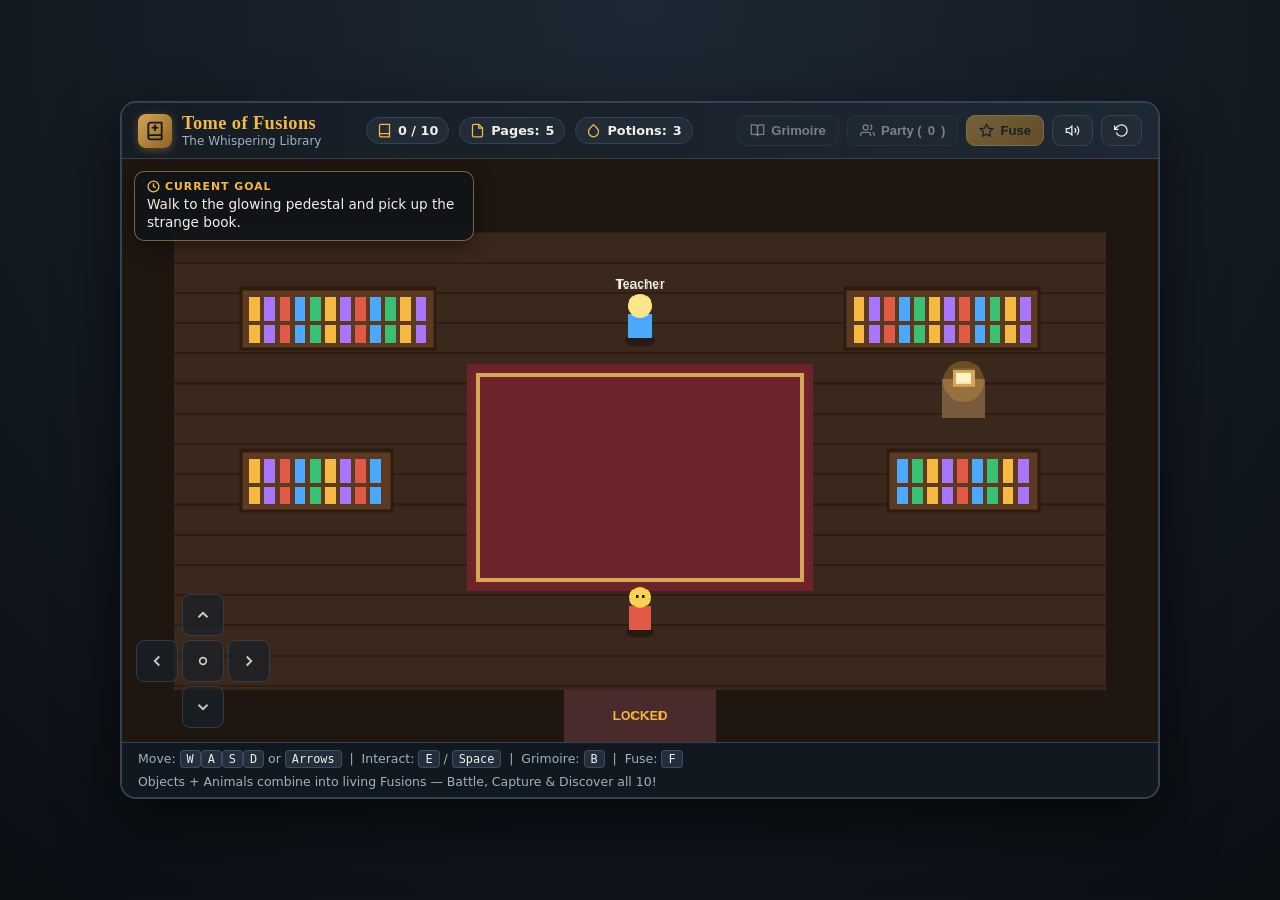
<file: Wild-Fusions/index.html>
<!DOCTYPE html>
<html lang="en">
<head>
  <meta charset="UTF-8" />
  <meta name="viewport" content="width=device-width, initial-scale=1.0" />
  <title>Tome of Fusions — Object + Animal Monster Collector</title>
  <style>
    :root {
      --bg-deep: #0f1419;
      --bg-panel: #182028;
      --bg-card: #212c37;
      --border-gold: #d4a656;
      --border-soft: #334354;
      --text-main: #f3efe6;
      --text-muted: #9fb0c0;
      --accent-amber: #f5b942;
      --accent-emerald: #38c172;
      --accent-sky: #4aa8ff;
      --accent-rose: #f25f5c;
      --accent-violet: #a875ff;
      --font-sans: 'Segoe UI', system-ui, -apple-system, sans-serif;
      --font-serif: Georgia, 'Times New Roman', serif;
    }

    * {
      box-sizing: border-box;
      user-select: none;
    }

    body {
      margin: 0;
      min-height: 100vh;
      background: radial-gradient(circle at top, #1d2834 0%, #0b0f14 100%);
      color: var(--text-main);
      font-family: var(--font-sans);
      display: flex;
      flex-direction: column;
      align-items: center;
      justify-content: center;
      padding: 12px;
      overflow-x: hidden;
    }

    /* Top HUD Bar */
    .game-shell {
      width: 100%;
      max-width: 1040px;
      background: var(--bg-panel);
      border: 2px solid var(--border-soft);
      border-radius: 16px;
      box-shadow: 0 24px 60px rgba(0, 0, 0, 0.65);
      overflow: hidden;
      display: flex;
      flex-direction: column;
    }

    .top-bar {
      display: flex;
      align-items: center;
      justify-content: space-between;
      gap: 12px;
      padding: 10px 16px;
      background: linear-gradient(90deg, #151c24, #1e2834);
      border-bottom: 1px solid var(--border-soft);
      flex-wrap: wrap;
    }

    .brand {
      display: flex;
      align-items: center;
      gap: 10px;
    }

    .brand-icon {
      width: 34px;
      height: 34px;
      border-radius: 8px;
      background: linear-gradient(135deg, #d4a656, #8f6321);
      display: flex;
      align-items: center;
      justify-content: center;
      color: #15181c;
      box-shadow: 0 2px 8px rgba(212, 166, 86, 0.35);
    }

    .brand-title {
      font-family: var(--font-serif);
      font-size: 1.15rem;
      font-weight: 700;
      letter-spacing: 0.4px;
      color: var(--accent-amber);
    }

    .brand-sub {
      font-size: 0.75rem;
      color: var(--text-muted);
    }

    .hud-stats {
      display: flex;
      align-items: center;
      gap: 10px;
      flex-wrap: wrap;
    }

    .pill {
      display: inline-flex;
      align-items: center;
      gap: 6px;
      background: var(--bg-card);
      border: 1px solid var(--border-soft);
      padding: 5px 10px;
      border-radius: 999px;
      font-size: 0.8rem;
      font-weight: 600;
      color: var(--text-main);
    }

    .pill svg {
      width: 15px;
      height: 15px;
      color: var(--accent-amber);
    }

    .hud-actions {
      display: flex;
      align-items: center;
      gap: 8px;
      flex-wrap: wrap;
    }

    .btn {
      display: inline-flex;
      align-items: center;
      justify-content: center;
      gap: 6px;
      border: 1px solid var(--border-soft);
      background: var(--bg-card);
      color: var(--text-main);
      padding: 7px 12px;
      border-radius: 9px;
      font-size: 0.82rem;
      font-weight: 600;
      cursor: pointer;
      transition: transform 0.12s ease, background 0.15s ease, border-color 0.15s ease;
    }

    .btn:hover:not(:disabled) {
      background: #2b3947;
      border-color: var(--accent-amber);
      transform: translateY(-1px);
    }

    .btn:active:not(:disabled) {
      transform: translateY(0);
    }

    .btn:disabled {
      opacity: 0.45;
      cursor: not-allowed;
    }

    .btn-primary {
      background: linear-gradient(135deg, #e0a943, #b97d1c);
      border-color: #f3c46b;
      color: #16181c;
    }

    .btn-primary:hover:not(:disabled) {
      background: linear-gradient(135deg, #f0b852, #c98a23);
      border-color: #ffe09e;
    }

    .btn-emerald {
      background: linear-gradient(135deg, #2fb364, #1e8246);
      border-color: #54d988;
      color: #ffffff;
    }

    .btn-emerald:hover:not(:disabled) {
      background: linear-gradient(135deg, #3ac773, #249651);
    }

    .btn-rose {
      background: linear-gradient(135deg, #e2514e, #b5322f);
      border-color: #ff827f;
      color: #ffffff;
    }

    .btn-sky {
      background: linear-gradient(135deg, #3996ee, #206bb8);
      border-color: #70b8ff;
      color: #ffffff;
    }

    .btn svg {
      width: 15px;
      height: 15px;
      flex-shrink: 0;
    }

    /* Main Stage */
    .stage-wrap {
      position: relative;
      width: 100%;
      aspect-ratio: 16 / 9;
      background: #0b0e12;
      overflow: hidden;
    }

    canvas#worldCanvas {
      width: 100%;
      height: 100%;
      display: block;
      image-rendering: pixelated;
    }

    /* Quest Banner */
    .quest-banner {
      position: absolute;
      top: 12px;
      left: 12px;
      background: rgba(15, 20, 25, 0.88);
      backdrop-filter: blur(6px);
      border: 1px solid rgba(212, 166, 86, 0.55);
      border-radius: 10px;
      padding: 8px 12px;
      max-width: 340px;
      pointer-events: none;
      box-shadow: 0 6px 20px rgba(0,0,0,0.45);
    }

    .quest-label {
      font-size: 0.68rem;
      text-transform: uppercase;
      letter-spacing: 1px;
      color: var(--accent-amber);
      font-weight: 700;
      margin-bottom: 2px;
      display: flex;
      align-items: center;
      gap: 5px;
    }

    .quest-text {
      font-size: 0.85rem;
      line-height: 1.35;
      color: var(--text-main);
    }

    /* Interact Prompt */
    .interact-hint {
      position: absolute;
      bottom: 96px;
      left: 50%;
      transform: translateX(-50%);
      background: rgba(15, 20, 25, 0.92);
      border: 1px solid var(--accent-amber);
      color: var(--accent-amber);
      padding: 7px 14px;
      border-radius: 999px;
      font-size: 0.84rem;
      font-weight: 700;
      display: none;
      align-items: center;
      gap: 8px;
      box-shadow: 0 8px 24px rgba(0,0,0,0.5);
      cursor: pointer;
      z-index: 5;
    }

    .interact-hint.visible {
      display: inline-flex;
      animation: bounceHint 1.2s infinite ease-in-out;
    }

    @keyframes bounceHint {
      0%, 100% { transform: translate(-50%, 0); }
      50% { transform: translate(-50%, -4px); }
    }

    /* Mobile / Touch Controls */
    .touch-controls {
      position: absolute;
      bottom: 14px;
      left: 14px;
      display: grid;
      grid-template-columns: repeat(3, 42px);
      grid-template-rows: repeat(3, 42px);
      gap: 4px;
      z-index: 6;
      opacity: 0.82;
    }

    .dpad-btn {
      background: rgba(24, 32, 40, 0.85);
      border: 1px solid var(--border-soft);
      border-radius: 8px;
      color: var(--text-main);
      display: flex;
      align-items: center;
      justify-content: center;
      cursor: pointer;
    }

    .dpad-btn:active {
      background: var(--accent-amber);
      color: #121519;
    }

    .dpad-empty {
      pointer-events: none;
    }

    /* Dialogue Overlay */
    .dialogue-box {
      position: absolute;
      bottom: 14px;
      left: 50%;
      transform: translateX(-50%);
      width: calc(100% - 32px);
      max-width: 760px;
      background: rgba(18, 24, 32, 0.96);
      border: 2px solid var(--border-gold);
      border-radius: 14px;
      padding: 16px 20px;
      box-shadow: 0 16px 40px rgba(0, 0, 0, 0.75);
      display: none;
      flex-direction: column;
      gap: 10px;
      z-index: 20;
    }

    .dialogue-box.visible {
      display: flex;
      animation: slideUp 0.18s ease-out;
    }

    @keyframes slideUp {
      from { opacity: 0; transform: translate(-50%, 14px); }
      to { opacity: 1; transform: translate(-50%, 0); }
    }

    .dialogue-speaker {
      font-size: 0.78rem;
      text-transform: uppercase;
      letter-spacing: 1px;
      font-weight: 800;
      color: var(--accent-amber);
      display: flex;
      align-items: center;
      gap: 6px;
    }

    .dialogue-text {
      font-size: 1rem;
      line-height: 1.5;
      color: var(--text-main);
      font-family: var(--font-serif);
    }

    .dialogue-actions {
      display: flex;
      justify-content: flex-end;
      gap: 10px;
      flex-wrap: wrap;
    }

    /* Battle Arena Overlay */
    .battle-overlay {
      position: absolute;
      inset: 0;
      background: linear-gradient(180deg, #132520 0%, #1d362d 55%, #121921 100%);
      display: none;
      flex-direction: column;
      justify-content: space-between;
      padding: 18px 22px;
      z-index: 25;
    }

    .battle-overlay.visible {
      display: flex;
    }

    .battle-arena {
      position: relative;
      flex: 1;
      display: grid;
      grid-template-columns: 1fr 1fr;
      align-items: center;
      gap: 16px;
      padding: 6px 12px;
    }

    .combatant-slot {
      display: flex;
      flex-direction: column;
      align-items: center;
      gap: 8px;
      position: relative;
    }

    .combatant-slot.enemy {
      order: 2;
      align-self: start;
      margin-top: 8px;
    }

    .combatant-slot.player {
      order: 1;
      align-self: end;
      margin-bottom: 4px;
    }

    .stat-plate {
      width: 100%;
      max-width: 280px;
      background: rgba(17, 23, 30, 0.92);
      border: 1.5px solid var(--border-soft);
      border-radius: 12px;
      padding: 10px 12px;
      box-shadow: 0 8px 22px rgba(0, 0, 0, 0.45);
    }

    .plate-header {
      display: flex;
      justify-content: space-between;
      align-items: center;
      margin-bottom: 5px;
    }

    .plate-name {
      font-weight: 700;
      font-size: 0.95rem;
      color: var(--text-main);
    }

    .plate-lvl {
      font-size: 0.78rem;
      font-weight: 700;
      color: var(--accent-amber);
    }

    .plate-types {
      display: flex;
      gap: 5px;
      margin-bottom: 6px;
    }

    .type-badge {
      font-size: 0.68rem;
      font-weight: 700;
      text-transform: uppercase;
      padding: 2px 7px;
      border-radius: 999px;
      background: #2b3847;
      color: #d6e2ef;
      letter-spacing: 0.4px;
    }

    .hp-bar-bg {
      width: 100%;
      height: 10px;
      background: #0d1217;
      border-radius: 999px;
      overflow: hidden;
      border: 1px solid #2b3744;
    }

    .hp-bar-fill {
      height: 100%;
      background: linear-gradient(90deg, #38c172, #6ee79d);
      transition: width 0.35s ease, background 0.35s ease;
    }

    .hp-bar-fill.low {
      background: linear-gradient(90deg, #e5534b, #ff857d);
    }

    .hp-bar-fill.mid {
      background: linear-gradient(90deg, #e0a943, #fbd376);
    }

    .hp-numbers {
      font-size: 0.75rem;
      color: var(--text-muted);
      margin-top: 4px;
      display: flex;
      justify-content: space-between;
    }

    .monster-stage-art {
      width: 144px;
      height: 144px;
      display: flex;
      align-items: center;
      justify-content: center;
      position: relative;
      animation: floatIdle 2.2s ease-in-out infinite;
    }

    .monster-stage-art.hit {
      animation: hitShake 0.35s ease;
    }

    .monster-stage-art.lunge-right {
      animation: lungeRight 0.28s ease;
    }

    .monster-stage-art.lunge-left {
      animation: lungeLeft 0.28s ease;
    }

    @keyframes floatIdle {
      0%, 100% { transform: translateY(0); }
      50% { transform: translateY(-6px); }
    }

    @keyframes hitShake {
      0%, 100% { transform: translateX(0); filter: brightness(1); }
      25% { transform: translateX(-8px); filter: brightness(2.2); }
      50% { transform: translateX(8px); filter: brightness(2.2); }
      75% { transform: translateX(-5px); }
    }

    @keyframes lungeRight {
      0%, 100% { transform: translate(0, 0); }
      50% { transform: translate(36px, -16px) scale(1.06); }
    }

    @keyframes lungeLeft {
      0%, 100% { transform: translate(0, 0); }
      50% { transform: translate(-36px, 16px) scale(1.06); }
    }

    .battle-controls {
      background: rgba(15, 20, 27, 0.95);
      border: 1.5px solid var(--border-soft);
      border-radius: 14px;
      padding: 12px 16px;
      display: grid;
      grid-template-columns: 1.2fr 1.5fr;
      gap: 14px;
      align-items: stretch;
    }

    .battle-log {
      background: #10161e;
      border: 1px solid #263340;
      border-radius: 10px;
      padding: 10px 12px;
      font-size: 0.88rem;
      line-height: 1.45;
      color: var(--text-main);
      display: flex;
      align-items: center;
      font-family: var(--font-serif);
    }

    .battle-menu {
      display: grid;
      grid-template-columns: 1fr 1fr;
      gap: 8px;
    }

    /* Modals (Grimoire, Fusion Lab, Party, Confirm) */
    .modal-backdrop {
      position: fixed;
      inset: 0;
      background: rgba(6, 10, 14, 0.78);
      backdrop-filter: blur(5px);
      display: none;
      align-items: center;
      justify-content: center;
      padding: 16px;
      z-index: 60;
    }

    .modal-backdrop.visible {
      display: flex;
    }

    .modal-card {
      width: 100%;
      max-width: 780px;
      max-height: 88vh;
      background: var(--bg-panel);
      border: 2px solid var(--border-gold);
      border-radius: 16px;
      box-shadow: 0 24px 64px rgba(0, 0, 0, 0.8);
      display: flex;
      flex-direction: column;
      overflow: hidden;
      animation: modalIn 0.18s ease-out;
    }

    @keyframes modalIn {
      from { opacity: 0; transform: scale(0.95); }
      to { opacity: 1; transform: scale(1); }
    }

    .modal-header {
      padding: 14px 18px;
      background: linear-gradient(90deg, #19222c, #24303e);
      border-bottom: 1px solid var(--border-soft);
      display: flex;
      align-items: center;
      justify-content: space-between;
    }

    .modal-title {
      font-family: var(--font-serif);
      font-size: 1.15rem;
      font-weight: 700;
      color: var(--accent-amber);
      display: flex;
      align-items: center;
      gap: 8px;
    }

    .modal-body {
      padding: 18px;
      overflow-y: auto;
      display: flex;
      flex-direction: column;
      gap: 14px;
    }

    .grid-cards {
      display: grid;
      grid-template-columns: repeat(auto-fill, minmax(210px, 1fr));
      gap: 12px;
    }

    .dex-card {
      background: var(--bg-card);
      border: 1.5px solid var(--border-soft);
      border-radius: 12px;
      padding: 12px;
      display: flex;
      flex-direction: column;
      gap: 8px;
      transition: border-color 0.15s ease;
    }

    .dex-card.discovered {
      border-color: rgba(212, 166, 86, 0.55);
    }

    .dex-card.undiscovered {
      opacity: 0.55;
      filter: grayscale(0.8);
    }

    .dex-formula {
      font-size: 0.74rem;
      color: var(--accent-amber);
      font-weight: 700;
      letter-spacing: 0.3px;
    }

    .fusion-lab-grid {
      display: grid;
      grid-template-columns: 1fr auto 1fr;
      gap: 14px;
      align-items: center;
    }

    .fusion-column {
      background: #131a22;
      border: 1px solid var(--border-soft);
      border-radius: 12px;
      padding: 12px;
      display: flex;
      flex-direction: column;
      gap: 8px;
    }

    .fusion-column h4 {
      margin: 0 0 4px 0;
      font-size: 0.85rem;
      color: var(--accent-amber);
      text-transform: uppercase;
      letter-spacing: 0.6px;
    }

    .ingredient-btn {
      width: 100%;
      justify-content: space-between;
      text-align: left;
    }

    .ingredient-btn.selected {
      border-color: var(--accent-amber);
      background: rgba(245, 185, 66, 0.16);
    }

    /* Toast */
    .toast-stack {
      position: fixed;
      top: 18px;
      right: 18px;
      display: flex;
      flex-direction: column;
      gap: 8px;
      z-index: 80;
      pointer-events: none;
    }

    .toast {
      background: rgba(20, 27, 35, 0.96);
      border: 1.5px solid var(--border-gold);
      color: var(--text-main);
      padding: 10px 14px;
      border-radius: 10px;
      font-size: 0.85rem;
      font-weight: 600;
      box-shadow: 0 10px 28px rgba(0,0,0,0.55);
      display: flex;
      align-items: center;
      gap: 8px;
      animation: toastIn 0.2s ease-out;
    }

    @keyframes toastIn {
      from { opacity: 0; transform: translateX(20px); }
      to { opacity: 1; transform: translateX(0); }
    }

    /* Footer Controls Legend */
    .footer-bar {
      padding: 8px 16px;
      background: #121820;
      border-top: 1px solid var(--border-soft);
      display: flex;
      align-items: center;
      justify-content: space-between;
      flex-wrap: wrap;
      gap: 8px;
      font-size: 0.78rem;
      color: var(--text-muted);
    }

    kbd {
      background: #232f3c;
      border: 1px solid #3c4d5e;
      border-radius: 4px;
      padding: 1px 6px;
      font-size: 0.74rem;
      color: var(--text-main);
      font-family: monospace;
    }

    @media (max-width: 720px) {
      .battle-controls {
        grid-template-columns: 1fr;
      }
      .fusion-lab-grid {
        grid-template-columns: 1fr;
      }
      .monster-stage-art {
        width: 104px;
        height: 104px;
      }
    }
  </style>
</head>
<body>

  <div class="game-shell">
    <!-- Top HUD -->
    <div class="top-bar">
      <div class="brand">
        <div class="brand-icon" aria-hidden="true">
          <svg width="20" height="20" viewBox="0 0 24 24" fill="none" stroke="currentColor" stroke-width="2.2" stroke-linecap="round" stroke-linejoin="round">
            <path d="M4 19.5v-15A2.5 2.5 0 0 1 6.5 2H20v20H6.5a2.5 2.5 0 0 1 0-5H20"/>
            <path d="M9 8h6"/>
            <path d="M12 5v6"/>
          </svg>
        </div>
        <div>
          <div class="brand-title">Tome of Fusions</div>
          <div class="brand-sub" id="zoneLabel">The Whispering Library</div>
        </div>
      </div>

      <div class="hud-stats">
        <div class="pill" title="Discovered Fusions in your Grimoire">
          <svg viewBox="0 0 24 24" fill="none" stroke="currentColor" stroke-width="2"><path d="M4 19.5v-15A2.5 2.5 0 0 1 6.5 2H20v20H6.5a2.5 2.5 0 0 1 0-5H20"/></svg>
          <span id="dexCount">0 / 10</span>
        </div>
        <div class="pill" title="Binding Pages for capturing wild monsters">
          <svg viewBox="0 0 24 24" fill="none" stroke="currentColor" stroke-width="2"><path d="M14 2H6a2 2 0 0 0-2 2v16a2 2 0 0 0 2 2h12a2 2 0 0 0 2-2V8z"/><polyline points="14 2 14 8 20 8"/></svg>
          Pages: <span id="pageCount">5</span>
        </div>
        <div class="pill" title="Dewdrop Potions">
          <svg viewBox="0 0 24 24" fill="none" stroke="currentColor" stroke-width="2"><path d="M12 2.69l5.66 5.66a8 8 0 1 1-11.31 0z"/></svg>
          Potions: <span id="potionCount">3</span>
        </div>
      </div>

      <div class="hud-actions">
        <button class="btn" id="btnGrimoire" disabled title="Open your Field Grimoire (B)">
          <svg viewBox="0 0 24 24" fill="none" stroke="currentColor" stroke-width="2"><path d="M2 3h6a4 4 0 0 1 4 4v14a3 3 0 0 0-3-3H2z"/><path d="M22 3h-6a4 4 0 0 0-4 4v14a3 3 0 0 1 3-3h7z"/></svg>
          Grimoire
        </button>
        <button class="btn" id="btnParty" disabled title="View & reorder your Monster Party (P)">
          <svg viewBox="0 0 24 24" fill="none" stroke="currentColor" stroke-width="2"><path d="M17 21v-2a4 4 0 0 0-4-4H5a4 4 0 0 0-4 4v2"/><circle cx="9" cy="7" r="4"/><path d="M23 21v-2a4 4 0 0 0-3-3.87"/><path d="M16 3.13a4 4 0 0 1 0 7.75"/></svg>
          Party (<span id="partyCount">0</span>)
        </button>
        <button class="btn btn-primary" id="btnFusionLab" disabled title="Combine Objects + Animal Spirits (F)">
          <svg viewBox="0 0 24 24" fill="none" stroke="currentColor" stroke-width="2"><polygon points="12 2 15.09 8.26 22 9.27 17 14.14 18.18 21.02 12 17.77 5.82 21.02 7 14.14 2 9.27 8.91 8.26 12 2"/></svg>
          Fuse
        </button>
        <button class="btn" id="btnSound" title="Toggle Sound">
          <svg id="soundIconOn" viewBox="0 0 24 24" fill="none" stroke="currentColor" stroke-width="2"><polygon points="11 5 6 9 2 9 2 15 6 15 11 19 11 5"/><path d="M15.54 8.46a5 5 0 0 1 0 7.07"/><path d="M19.07 4.93a10 10 0 0 1 0 14.14"/></svg>
        </button>
        <button class="btn" id="btnReset" title="Start a New Adventure">
          <svg viewBox="0 0 24 24" fill="none" stroke="currentColor" stroke-width="2"><polyline points="1 4 1 10 7 10"/><path d="M3.51 15a9 9 0 1 0 2.13-9.36L1 10"/></svg>
        </button>
      </div>
    </div>

    <!-- Main Game Viewport -->
    <div class="stage-wrap">
      <canvas id="worldCanvas" width="960" height="540"></canvas>

      <!-- Current Objective -->
      <div class="quest-banner">
        <div class="quest-label">
          <svg width="13" height="13" viewBox="0 0 24 24" fill="none" stroke="currentColor" stroke-width="2.5"><circle cx="12" cy="12" r="10"/><polyline points="12 6 12 12 16 14"/></svg>
          Current Goal
        </div>
        <div class="quest-text" id="questText">Walk to the glowing pedestal and pick up the strange book.</div>
      </div>

      <!-- Interact Prompt -->
      <button class="interact-hint" id="interactHint" type="button">
        <svg width="16" height="16" viewBox="0 0 24 24" fill="none" stroke="currentColor" stroke-width="2.4"><circle cx="12" cy="12" r="10"/><line x1="12" y1="16" x2="12" y2="12"/><line x1="12" y1="8" x2="12.01" y2="8"/></svg>
        <span id="interactText">Press E or Click to Interact</span>
      </button>

      <!-- Touch D-Pad -->
      <div class="touch-controls" aria-label="Movement controls">
        <div class="dpad-empty"></div>
        <button class="dpad-btn" data-dir="up" aria-label="Move Up">
          <svg width="18" height="18" viewBox="0 0 24 24" fill="none" stroke="currentColor" stroke-width="2.5"><polyline points="18 15 12 9 6 15"/></svg>
        </button>
        <div class="dpad-empty"></div>
        <button class="dpad-btn" data-dir="left" aria-label="Move Left">
          <svg width="18" height="18" viewBox="0 0 24 24" fill="none" stroke="currentColor" stroke-width="2.5"><polyline points="15 18 9 12 15 6"/></svg>
        </button>
        <button class="dpad-btn" id="dpadAction" aria-label="Interact">
          <svg width="16" height="16" viewBox="0 0 24 24" fill="none" stroke="currentColor" stroke-width="2.5"><circle cx="12" cy="12" r="5"/></svg>
        </button>
        <button class="dpad-btn" data-dir="right" aria-label="Move Right">
          <svg width="18" height="18" viewBox="0 0 24 24" fill="none" stroke="currentColor" stroke-width="2.5"><polyline points="9 18 15 12 9 6"/></svg>
        </button>
        <div class="dpad-empty"></div>
        <button class="dpad-btn" data-dir="down" aria-label="Move Down">
          <svg width="18" height="18" viewBox="0 0 24 24" fill="none" stroke="currentColor" stroke-width="2.5"><polyline points="6 9 12 15 18 9"/></svg>
        </button>
        <div class="dpad-empty"></div>
      </div>

      <!-- Dialogue Box -->
      <div class="dialogue-box" id="dialogueBox" role="dialog" aria-live="polite">
        <div class="dialogue-speaker" id="dialogueSpeaker">Teacher</div>
        <div class="dialogue-text" id="dialogueText">...</div>
        <div class="dialogue-actions" id="dialogueActions"></div>
      </div>

      <!-- Battle Overlay -->
      <div class="battle-overlay" id="battleOverlay">
        <div class="battle-arena">
          <!-- Player Monster -->
          <div class="combatant-slot player">
            <div class="monster-stage-art" id="playerArt"></div>
            <div class="stat-plate">
              <div class="plate-header">
                <span class="plate-name" id="playerMonName">Forkat</span>
                <span class="plate-lvl" id="playerMonLvl">Lv. 1</span>
              </div>
              <div class="plate-types" id="playerMonTypes"></div>
              <div class="hp-bar-bg">
                <div class="hp-bar-fill" id="playerHpBar" style="width: 100%"></div>
              </div>
              <div class="hp-numbers">
                <span id="playerHpText">30 / 30 HP</span>
                <span id="playerXpText">XP 0 / 25</span>
              </div>
            </div>
          </div>

          <!-- Enemy Monster -->
          <div class="combatant-slot enemy">
            <div class="stat-plate">
              <div class="plate-header">
                <span class="plate-name" id="enemyMonName">Wild Creature</span>
                <span class="plate-lvl" id="enemyMonLvl">Lv. 1</span>
              </div>
              <div class="plate-types" id="enemyMonTypes"></div>
              <div class="hp-bar-bg">
                <div class="hp-bar-fill" id="enemyHpBar" style="width: 100%"></div>
              </div>
              <div class="hp-numbers">
                <span id="enemyHpText">28 / 28 HP</span>
                <span id="enemyTag">Wild Fusion</span>
              </div>
            </div>
            <div class="monster-stage-art" id="enemyArt"></div>
          </div>
        </div>

        <div class="battle-controls">
          <div class="battle-log" id="battleLog">A wild fusion appeared!</div>
          <div class="battle-menu" id="battleMenu"></div>
        </div>
      </div>
    </div>

    <!-- Footer Legend -->
    <div class="footer-bar">
      <div>
        Move: <kbd>W</kbd><kbd>A</kbd><kbd>S</kbd><kbd>D</kbd> or <kbd>Arrows</kbd> &nbsp;|&nbsp;
        Interact: <kbd>E</kbd> / <kbd>Space</kbd> &nbsp;|&nbsp;
        Grimoire: <kbd>B</kbd> &nbsp;|&nbsp;
        Fuse: <kbd>F</kbd>
      </div>
      <div>
        Objects + Animals combine into living Fusions — Battle, Capture &amp; Discover all 10!
      </div>
    </div>
  </div>

  <!-- Generic Stylized Modal -->
  <div class="modal-backdrop" id="modalBackdrop" role="dialog" aria-modal="true">
    <div class="modal-card">
      <div class="modal-header">
        <div class="modal-title" id="modalTitle">Modal</div>
        <button class="btn" id="modalCloseBtn" aria-label="Close modal">
          <svg viewBox="0 0 24 24" fill="none" stroke="currentColor" stroke-width="2.2"><line x1="18" y1="6" x2="6" y2="18"/><line x1="6" y1="6" x2="18" y2="18"/></svg>
          Close
        </button>
      </div>
      <div class="modal-body" id="modalBody"></div>
    </div>
  </div>

  <!-- Toast Notifications -->
  <div class="toast-stack" id="toastStack"></div>

  <script>
    // =========================================================================
    // 1. AUDIO SYNTH (Web Audio API - zero external dependencies)
    // =========================================================================
    const Sound = (() => {
      let ctx = null;
      let muted = false;

      function ensureCtx() {
        if (!ctx) {
          const AudioCtx = window.AudioContext || window.webkitAudioContext;
          if (AudioCtx) ctx = new AudioCtx();
        }
        if (ctx && ctx.state === 'suspended') ctx.resume();
      }

      function tone(freq, dur = 0.09, type = 'triangle', vol = 0.1, delay = 0) {
        if (muted) return;
        ensureCtx();
        if (!ctx) return;
        const now = ctx.currentTime + delay;
        const osc = ctx.createOscillator();
        const gain = ctx.createGain();
        osc.type = type;
        osc.frequency.setValueAtTime(freq, now);
        gain.gain.setValueAtTime(vol, now);
        gain.gain.exponentialRampToValueAtTime(0.001, now + dur);
        osc.connect(gain);
        gain.connect(ctx.destination);
        osc.start(now);
        osc.stop(now + dur);
      }

      return {
        toggle() {
          muted = !muted;
          return !muted;
        },
        isMuted() { return muted; },
        blip() { tone(520, 0.05, 'sine', 0.06); },
        pickup() {
          tone(440, 0.08, 'triangle', 0.1, 0);
          tone(660, 0.12, 'triangle', 0.1, 0.07);
          tone(880, 0.18, 'triangle', 0.1, 0.15);
        },
        hit() {
          tone(180, 0.1, 'sawtooth', 0.12, 0);
          tone(110, 0.12, 'square', 0.09, 0.04);
        },
        capture() {
          tone(523.25, 0.1, 'triangle', 0.1, 0);
          tone(659.25, 0.1, 'triangle', 0.1, 0.1);
          tone(783.99, 0.12, 'triangle', 0.1, 0.2);
          tone(1046.5, 0.24, 'triangle', 0.12, 0.32);
        },
        heal() {
          tone(587, 0.1, 'sine', 0.09, 0);
          tone(784, 0.16, 'sine', 0.09, 0.09);
        },
        step() { tone(140, 0.03, 'sine', 0.03); }
      };
    })();

    // =========================================================================
    // 2. MONSTER & FUSION DATABASE (Object + Animal = Fusion Monster)
    // =========================================================================
    const TYPE_COLORS = {
      Steel: '#94a3b8',
      Beast: '#e08b4f',
      Light: '#f6d55c',
      Bug: '#7bc950',
      Water: '#4aa8ff',
      Ceramic: '#e2dcd0',
      Time: '#a875ff',
      Sky: '#7dd3fc',
      Trickster: '#f472b6',
      Arcane: '#c084fc',
      Fire: '#fb7185',
      Sound: '#34d399'
    };

    const TYPE_ADVANTAGE = {
      Steel: ['Ceramic', 'Time'],
      Fire: ['Bug', 'Steel', 'Ceramic'],
      Water: ['Fire', 'Beast'],
      Light: ['Arcane', 'Bug'],
      Sky: ['Bug', 'Sound'],
      Time: ['Water', 'Trickster'],
      Arcane: ['Beast', 'Time'],
      Sound: ['Sky', 'Ceramic'],
      Beast: ['Trickster', 'Light']
    };

    const MONSTER_SPECIES = [
      {
        id: 'forkat',
        name: 'Forkat',
        object: 'Fork',
        animal: 'Cat',
        types: ['Steel', 'Beast'],
        baseHp: 32, baseAtk: 11, baseDef: 8, baseSpd: 12,
        desc: 'A nimble feline whose whiskers are gleaming silver tines and whose tail ends in a three-pronged fork.',
        moves: [
          { name: 'Tine Scratch', type: 'Steel', power: 10 },
          { name: 'Silver Pounce', type: 'Beast', power: 13 },
          { name: 'Cutlery Parry', type: 'Steel', power: 8, heal: 5 },
          { name: 'Four-Prong Fury', type: 'Steel', power: 17 }
        ]
      },
      {
        id: 'lampmoth',
        name: 'Lampmoth',
        object: 'Lamp',
        animal: 'Moth',
        types: ['Light', 'Bug'],
        baseHp: 28, baseAtk: 10, baseDef: 7, baseSpd: 13,
        desc: 'A gentle moth with warm pleated lampshade wings and a brass pull-chain that sparks when tugged.',
        moves: [
          { name: 'Dazzle Flicker', type: 'Light', power: 10 },
          { name: 'Wing Gust', type: 'Bug', power: 12 },
          { name: 'Warm Glow', type: 'Light', power: 0, heal: 9 }
        ]
      },
      {
        id: 'teaturtle',
        name: 'Teaturtle',
        object: 'Teapot',
        animal: 'Turtle',
        types: ['Water', 'Ceramic'],
        baseHp: 38, baseAtk: 9, baseDef: 13, baseSpd: 6,
        desc: 'A sturdy tortoise wearing a hand-painted porcelain teapot shell. Puffs chamomile steam when startled.',
        moves: [
          { name: 'Scalding Spout', type: 'Water', power: 12 },
          { name: 'Porcelain Bash', type: 'Ceramic', power: 11 },
          { name: 'Herbal Steep', type: 'Water', power: 0, heal: 10 }
        ]
      },
      {
        id: 'clockowl',
        name: 'Clockowl',
        object: 'Clock',
        animal: 'Owl',
        types: ['Time', 'Sky'],
        baseHp: 34, baseAtk: 12, baseDef: 10, baseSpd: 11,
        desc: 'A wise nocturnal owl with brass gear feathers and a ticking Roman-numeral dial on its chest.',
        moves: [
          { name: 'Pendulum Peck', type: 'Time', power: 12 },
          { name: 'Chime Echo', type: 'Sky', power: 14 },
          { name: 'Tick-Tock Gust', type: 'Time', power: 16 }
        ]
      },
      {
        id: 'keyfox',
        name: 'Keyfox',
        object: 'Key',
        animal: 'Fox',
        types: ['Steel', 'Trickster'],
        baseHp: 30, baseAtk: 13, baseDef: 8, baseSpd: 14,
        desc: 'A sly woodland fox with a golden skeleton-key tail that can unlock hidden hollows.',
        moves: [
          { name: 'Lockpick Dash', type: 'Trickster', power: 12 },
          { name: 'Keyring Whirl', type: 'Steel', power: 14 },
          { name: 'Master Bite', type: 'Steel', power: 16 }
        ]
      },
      {
        id: 'umbrellajelly',
        name: 'Umbrellajelly',
        object: 'Umbrella',
        animal: 'Jellyfish',
        types: ['Water', 'Sky'],
        baseHp: 33, baseAtk: 11, baseDef: 9, baseSpd: 10,
        desc: 'Drifts through misty woods beneath a translucent ribbed canopy, trailing glowing raindrop ribbons.',
        moves: [
          { name: 'Canopy Float', type: 'Sky', power: 11 },
          { name: 'Static Sting', type: 'Water', power: 14 },
          { name: 'Monsoon Spin', type: 'Water', power: 16 }
        ]
      },
      {
        id: 'bookbat',
        name: 'Bookbat',
        object: 'Book',
        animal: 'Bat',
        types: ['Arcane', 'Sky'],
        baseHp: 29, baseAtk: 12, baseDef: 8, baseSpd: 13,
        desc: 'A library-born bat whose leather-bound wings flutter with parchment pages.',
        moves: [
          { name: 'Paper Cut', type: 'Arcane', power: 11 },
          { name: 'Ink Blot', type: 'Arcane', power: 13 },
          { name: 'Sonic Bookmark', type: 'Sky', power: 15 }
        ]
      },
      {
        id: 'compashound',
        name: 'Compashound',
        object: 'Compass',
        animal: 'Hound',
        types: ['Steel', 'Beast'],
        baseHp: 35, baseAtk: 12, baseDef: 10, baseSpd: 11,
        desc: 'A loyal tracker hound with a brass compass dial collar and a magnetic nose.',
        moves: [
          { name: 'True North Fang', type: 'Beast', power: 13 },
          { name: 'Magnetic Howl', type: 'Steel', power: 12 },
          { name: 'Trailblazer', type: 'Beast', power: 16 }
        ]
      },
      {
        id: 'candlemander',
        name: 'Candlemander',
        object: 'Candle',
        animal: 'Salamander',
        types: ['Fire', 'Beast'],
        baseHp: 31, baseAtk: 14, baseDef: 8, baseSpd: 11,
        desc: 'A cheerful wax-scaled salamander whose tail tip burns with a steady, cozy flame.',
        moves: [
          { name: 'Wax Splash', type: 'Fire', power: 11 },
          { name: 'Ember Tail', type: 'Fire', power: 14 },
          { name: 'Bright Blaze', type: 'Fire', power: 17 }
        ]
      },
      {
        id: 'belltoad',
        name: 'Belltoad',
        object: 'Bell',
        animal: 'Toad',
        types: ['Sound', 'Water'],
        baseHp: 36, baseAtk: 10, baseDef: 11, baseSpd: 8,
        desc: 'A plump pond toad with a polished brass bell for a throat sac that rings like chimes.',
        moves: [
          { name: 'Resonant Croak', type: 'Sound', power: 12 },
          { name: 'Clang Leap', type: 'Sound', power: 14 },
          { name: 'Tidal Chime', type: 'Water', power: 15 }
        ]
      }
    ];

    function getSpecies(id) {
      return MONSTER_SPECIES.find(s => s.id === id);
    }

    // =========================================================================
    // 3. CUSTOM SVG ARTWORK GENERATOR FOR EACH OBJECT + ANIMAL FUSION
    // =========================================================================
    function renderMonsterSVG(speciesId, size = 120) {
      const arts = {
        forkat: `
          <svg width="${size}" height="${size}" viewBox="0 0 120 120">
            <defs>
              <linearGradient id="forkSilver" x1="0" y1="0" x2="1" y2="1">
                <stop offset="0%" stop-color="#e2e8f0"/>
                <stop offset="100%" stop-color="#94a3b8"/>
              </linearGradient>
            </defs>
            <!-- Fork Tail -->
            <path d="M80 78 Q106 68 102 36" fill="none" stroke="url(#forkSilver)" stroke-width="6" stroke-linecap="round"/>
            <path d="M96 36 L94 20 M102 36 L102 18 M108 36 L110 20" stroke="#f1f5f9" stroke-width="3.5" stroke-linecap="round"/>
            <!-- Cat Body -->
            <ellipse cx="58" cy="78" rx="26" ry="20" fill="#f59e0b"/>
            <ellipse cx="58" cy="82" rx="15" ry="12" fill="#fef3c7"/>
            <!-- Paws -->
            <ellipse cx="42" cy="96" rx="7" ry="5" fill="#d97706"/>
            <ellipse cx="72" cy="96" rx="7" ry="5" fill="#d97706"/>
            <!-- Head -->
            <circle cx="52" cy="48" r="22" fill="#f59e0b"/>
            <!-- Ears -->
            <polygon points="34,34 30,14 48,26" fill="#d97706"/>
            <polygon points="70,34 74,14 56,26" fill="#d97706"/>
            <polygon points="36,31 33,19 45,27" fill="#fbcfe8"/>
            <polygon points="68,31 71,19 59,27" fill="#fbcfe8"/>
            <!-- Eyes & Nose -->
            <circle cx="44" cy="46" r="3.8" fill="#1e293b"/>
            <circle cx="60" cy="46" r="3.8" fill="#1e293b"/>
            <circle cx="45" cy="44.8" r="1.3" fill="#ffffff"/>
            <circle cx="61" cy="44.8" r="1.3" fill="#ffffff"/>
            <polygon points="50,52 54,52 52,55" fill="#f43f5e"/>
            <!-- Silver Fork-Tine Whiskers -->
            <path d="M32 48 L12 43 M32 52 L10 52 M32 56 L14 60" stroke="#e2e8f0" stroke-width="2.6" stroke-linecap="round"/>
            <path d="M72 48 L92 43 M72 52 L94 52 M72 56 L90 60" stroke="#e2e8f0" stroke-width="2.6" stroke-linecap="round"/>
          </svg>`,
        lampmoth: `
          <svg width="${size}" height="${size}" viewBox="0 0 120 120">
            <!-- Lampshade Wings -->
            <path d="M58 54 L18 32 L12 72 L58 68 Z" fill="#fde68a" stroke="#d97706" stroke-width="3"/>
            <path d="M62 54 L102 32 L108 72 L62 68 Z" fill="#fde68a" stroke="#d97706" stroke-width="3"/>
            <line x1="36" y1="42" x2="32" y2="70" stroke="#f59e0b" stroke-width="2"/>
            <line x1="84" y1="42" x2="88" y2="70" stroke="#f59e0b" stroke-width="2"/>
            <!-- Glowing Bulb Body -->
            <ellipse cx="60" cy="68" rx="14" ry="22" fill="#fef08a" stroke="#ca8a04" stroke-width="2.5"/>
            <rect x="53" y="88" width="14" height="8" rx="2" fill="#94a3b8"/>
            <!-- Head & Pull-Chain Antennae -->
            <circle cx="60" cy="42" r="12" fill="#78350f"/>
            <circle cx="55" cy="41" r="2.5" fill="#fef08a"/>
            <circle cx="65" cy="41" r="2.5" fill="#fef08a"/>
            <path d="M55 31 Q48 16 42 18" fill="none" stroke="#fbbf24" stroke-width="2.5" stroke-dasharray="3 2"/>
            <circle cx="42" cy="18" r="3" fill="#fbbf24"/>
            <path d="M65 31 Q72 16 78 18" fill="none" stroke="#fbbf24" stroke-width="2.5" stroke-dasharray="3 2"/>
            <circle cx="78" cy="18" r="3" fill="#fbbf24"/>
          </svg>`,
        teaturtle: `
          <svg width="${size}" height="${size}" viewBox="0 0 120 120">
            <!-- Steam -->
            <path d="M22 44 Q18 34 25 28" fill="none" stroke="#e0f2fe" stroke-width="3" stroke-linecap="round"/>
            <path d="M30 40 Q28 30 34 24" fill="none" stroke="#e0f2fe" stroke-width="2.5" stroke-linecap="round"/>
            <!-- Legs -->
            <ellipse cx="42" cy="92" rx="9" ry="7" fill="#34d399"/>
            <ellipse cx="78" cy="92" rx="9" ry="7" fill="#34d399"/>
            <!-- Porcelain Teapot Shell -->
            <path d="M34 78 Q34 40 62 40 Q90 40 90 78 Z" fill="#f8fafc" stroke="#38bdf8" stroke-width="3"/>
            <path d="M44 62 Q62 72 80 62" fill="none" stroke="#38bdf8" stroke-width="3"/>
            <!-- Lid -->
            <ellipse cx="62" cy="40" rx="14" ry="5" fill="#38bdf8"/>
            <circle cx="62" cy="33" r="4" fill="#f8fafc" stroke="#38bdf8" stroke-width="2"/>
            <!-- Handle -->
            <path d="M88 52 Q106 52 104 68 Q102 78 88 76" fill="none" stroke="#f8fafc" stroke-width="5"/>
            <!-- Spout / Turtle Head -->
            <path d="M36 62 L18 54 L20 66 L36 74 Z" fill="#34d399"/>
            <circle cx="25" cy="59" r="2.6" fill="#0f172a"/>
          </svg>`,
        clockowl: `
          <svg width="${size}" height="${size}" viewBox="0 0 120 120">
            <!-- Gear Wings -->
            <ellipse cx="26" cy="68" rx="14" ry="22" fill="#92400e"/>
            <ellipse cx="94" cy="68" rx="14" ry="22" fill="#92400e"/>
            <!-- Body -->
            <ellipse cx="60" cy="68" rx="28" ry="30" fill="#b45309"/>
            <!-- Clock Face Chest -->
            <circle cx="60" cy="72" r="19" fill="#fef3c7" stroke="#d97706" stroke-width="3"/>
            <line x1="60" y1="72" x2="60" y2="59" stroke="#1e293b" stroke-width="2.5" stroke-linecap="round"/>
            <line x1="60" y1="72" x2="70" y2="76" stroke="#b91c1c" stroke-width="2" stroke-linecap="round"/>
            <circle cx="60" cy="72" r="2.5" fill="#1e293b"/>
            <!-- Owl Head & Horns -->
            <polygon points="34,36 28,18 46,28" fill="#78350f"/>
            <polygon points="86,36 92,18 74,28" fill="#78350f"/>
            <circle cx="48" cy="40" r="10" fill="#fef3c7" stroke="#78350f" stroke-width="2"/>
            <circle cx="72" cy="40" r="10" fill="#fef3c7" stroke="#78350f" stroke-width="2"/>
            <circle cx="48" cy="40" r="4" fill="#1e293b"/>
            <circle cx="72" cy="40" r="4" fill="#1e293b"/>
            <polygon points="56,45 64,45 60,52" fill="#f59e0b"/>
          </svg>`,
        keyfox: `
          <svg width="${size}" height="${size}" viewBox="0 0 120 120">
            <!-- Skeleton Key Tail -->
            <path d="M76 80 L104 52" stroke="#facc15" stroke-width="7" stroke-linecap="round"/>
            <circle cx="106" cy="50" r="9" fill="none" stroke="#facc15" stroke-width="4.5"/>
            <path d="M92 64 L98 70 M98 58 L104 64" stroke="#facc15" stroke-width="4" stroke-linecap="round"/>
            <!-- Body -->
            <ellipse cx="56" cy="78" rx="24" ry="18" fill="#ea580c"/>
            <ellipse cx="52" cy="80" rx="12" ry="11" fill="#ffedd5"/>
            <!-- Head -->
            <polygon points="32,48 52,32 72,48 52,64" fill="#ea580c"/>
            <polygon points="34,36 30,14 48,30" fill="#c2410c"/>
            <polygon points="70,36 74,14 56,30" fill="#facc15"/>
            <circle cx="45" cy="46" r="3" fill="#1e293b"/>
            <circle cx="59" cy="46" r="3" fill="#1e293b"/>
            <circle cx="52" cy="56" r="3" fill="#1e293b"/>
          </svg>`,
        umbrellajelly: `
          <svg width="${size}" height="${size}" viewBox="0 0 120 120">
            <!-- Tentacles -->
            <path d="M40 58 Q34 80 42 100" fill="none" stroke="#7dd3fc" stroke-width="4" stroke-linecap="round"/>
            <path d="M54 60 Q50 84 56 106" fill="none" stroke="#bae6fd" stroke-width="4" stroke-linecap="round"/>
            <path d="M68 60 Q74 84 68 106" fill="none" stroke="#bae6fd" stroke-width="4" stroke-linecap="round"/>
            <path d="M82 58 Q88 80 80 100" fill="none" stroke="#7dd3fc" stroke-width="4" stroke-linecap="round"/>
            <!-- Umbrella Handle -->
            <path d="M60 56 L60 92 Q60 100 68 100" fill="none" stroke="#cbd5e1" stroke-width="3.5" stroke-linecap="round"/>
            <!-- Canopy -->
            <path d="M20 58 Q60 14 100 58 Q85 52 72 58 Q60 52 48 58 Q35 52 20 58 Z" fill="#38bdf8" stroke="#e0f2fe" stroke-width="2.5"/>
            <line x1="60" y1="26" x2="60" y2="18" stroke="#e0f2fe" stroke-width="3" stroke-linecap="round"/>
            <circle cx="50" cy="45" r="3" fill="#0f172a"/>
            <circle cx="70" cy="45" r="3" fill="#0f172a"/>
          </svg>`,
        bookbat: `
          <svg width="${size}" height="${size}" viewBox="0 0 120 120">
            <!-- Book Wings -->
            <path d="M54 54 L14 34 L18 74 L54 68 Z" fill="#7c3aed" stroke="#ddd6fe" stroke-width="2.5"/>
            <path d="M66 54 L106 34 L102 74 L66 68 Z" fill="#7c3aed" stroke="#ddd6fe" stroke-width="2.5"/>
            <line x1="26" y1="44" x2="46" y2="54" stroke="#f5f3ff" stroke-width="2"/>
            <line x1="24" y1="54" x2="46" y2="60" stroke="#f5f3ff" stroke-width="2"/>
            <line x1="94" y1="44" x2="74" y2="54" stroke="#f5f3ff" stroke-width="2"/>
            <line x1="96" y1="54" x2="74" y2="60" stroke="#f5f3ff" stroke-width="2"/>
            <!-- Bat Body -->
            <ellipse cx="60" cy="64" rx="16" ry="22" fill="#4c1d95"/>
            <polygon points="48,44 42,24 56,38" fill="#4c1d95"/>
            <polygon points="72,44 78,24 64,38" fill="#4c1d95"/>
            <circle cx="54" cy="54" r="3" fill="#fde047"/>
            <circle cx="66" cy="54" r="3" fill="#fde047"/>
            <path d="M55 62 L57 66 L59 62 M61 62 L63 66 L65 62" fill="#ffffff"/>
          </svg>`,
        compashound: `
          <svg width="${size}" height="${size}" viewBox="0 0 120 120">
            <ellipse cx="56" cy="78" rx="26" ry="18" fill="#64748b"/>
            <circle cx="46" cy="48" r="20" fill="#64748b"/>
            <ellipse cx="32" cy="50" rx="7" ry="14" fill="#475569"/>
            <ellipse cx="62" cy="50" rx="7" ry="14" fill="#475569"/>
            <!-- Compass Dial Collar -->
            <circle cx="52" cy="72" r="13" fill="#fef3c7" stroke="#d97706" stroke-width="3"/>
            <polygon points="52,61 55,72 52,83 49,72" fill="#ef4444"/>
            <circle cx="42" cy="45" r="3" fill="#0f172a"/>
            <circle cx="52" cy="45" r="3" fill="#0f172a"/>
            <polygon points="36,52 46,52 41,58" fill="#ef4444"/>
          </svg>`,
        candlemander: `
          <svg width="${size}" height="${size}" viewBox="0 0 120 120">
            <!-- Flame Tail -->
            <path d="M84 74 Q102 68 100 48" fill="none" stroke="#fef3c7" stroke-width="8" stroke-linecap="round"/>
            <path d="M100 46 Q92 32 100 20 Q108 32 100 46 Z" fill="#fb7185"/>
            <path d="M100 44 Q96 36 100 28 Q104 36 100 44 Z" fill="#fde047"/>
            <!-- Wax Body -->
            <ellipse cx="56" cy="78" rx="28" ry="16" fill="#fef3c7" stroke="#f59e0b" stroke-width="2.5"/>
            <circle cx="38" cy="58" r="17" fill="#fef3c7" stroke="#f59e0b" stroke-width="2.5"/>
            <circle cx="32" cy="54" r="3" fill="#1e293b"/>
            <circle cx="44" cy="54" r="3" fill="#1e293b"/>
            <path d="M34 64 Q38 68 42 64" fill="none" stroke="#f43f5e" stroke-width="2.5" stroke-linecap="round"/>
          </svg>`,
        belltoad: `
          <svg width="${size}" height="${size}" viewBox="0 0 120 120">
            <!-- Toad Legs -->
            <ellipse cx="32" cy="88" rx="12" ry="8" fill="#10b981"/>
            <ellipse cx="88" cy="88" rx="12" ry="8" fill="#10b981"/>
            <!-- Body -->
            <ellipse cx="60" cy="72" rx="30" ry="24" fill="#34d399"/>
            <!-- Brass Bell Throat -->
            <path d="M44 68 Q60 58 76 68 L80 86 L40 86 Z" fill="#fbbf24" stroke="#b45309" stroke-width="2.5"/>
            <circle cx="60" cy="88" r="4.5" fill="#78350f"/>
            <!-- Eyes -->
            <circle cx="46" cy="46" r="9" fill="#34d399"/>
            <circle cx="74" cy="46" r="9" fill="#34d399"/>
            <circle cx="46" cy="46" r="4" fill="#0f172a"/>
            <circle cx="74" cy="46" r="4" fill="#0f172a"/>
          </svg>`
      };
      return arts[speciesId] || arts.forkat;
    }

    // =========================================================================
    // 4. GAME STATE & SAVE/LOAD
    // =========================================================================
    const SAVE_KEY = 'tome_of_fusions_v1';

    function createMonsterInstance(speciesId, level = 1) {
      const sp = getSpecies(speciesId);
      const scale = 1 + (level - 1) * 0.18;
      const maxHp = Math.round(sp.baseHp * scale);
      return {
        uid: Math.random().toString(36).slice(2, 9),
        speciesId,
        name: sp.name,
        level,
        xp: 0,
        nextXp: level * 25,
        hp: maxHp,
        maxHp,
        atk: Math.round(sp.baseAtk * scale),
        def: Math.round(sp.baseDef * scale),
        spd: Math.round(sp.baseSpd * scale)
      };
    }

    const DEFAULT_STATE = () => ({
      scene: 'library', // 'library' | 'woods'
      playerX: 480,
      playerY: 420,
      facing: 'up',
      questStage: 0,
      // 0: pick up strange book
      // 1: talk to teacher about the blank book
      // 2: exit library to the woods
      // 3: walk into woods & encounter Forkat!
      // 4: explore, battle, capture & fuse all 10!
      hasBook: false,
      teacherTalked: false,
      metForkat: false,
      discovered: [],
      party: [],
      storage: [],
      pages: 5,
      potions: 3,
      objects: ['Fork'],
      spirits: ['Cat']
    });

    let state = loadState();

    function loadState() {
      try {
        const raw = localStorage.getItem(SAVE_KEY);
        if (raw) return { ...DEFAULT_STATE(), ...JSON.parse(raw) };
      } catch (e) {}
      return DEFAULT_STATE();
    }

    function saveState() {
      try {
        localStorage.setItem(SAVE_KEY, JSON.stringify(state));
      } catch (e) {}
    }

    // =========================================================================
    // 5. UI HELPERS (Toast, Dialogue, Modal - No native alerts!)
    // =========================================================================
    const el = {
      canvas: document.getElementById('worldCanvas'),
      zoneLabel: document.getElementById('zoneLabel'),
      questText: document.getElementById('questText'),
      dexCount: document.getElementById('dexCount'),
      pageCount: document.getElementById('pageCount'),
      potionCount: document.getElementById('potionCount'),
      partyCount: document.getElementById('partyCount'),
      btnGrimoire: document.getElementById('btnGrimoire'),
      btnParty: document.getElementById('btnParty'),
      btnFusionLab: document.getElementById('btnFusionLab'),
      btnSound: document.getElementById('btnSound'),
      btnReset: document.getElementById('btnReset'),
      interactHint: document.getElementById('interactHint'),
      interactText: document.getElementById('interactText'),
      dialogueBox: document.getElementById('dialogueBox'),
      dialogueSpeaker: document.getElementById('dialogueSpeaker'),
      dialogueText: document.getElementById('dialogueText'),
      dialogueActions: document.getElementById('dialogueActions'),
      battleOverlay: document.getElementById('battleOverlay'),
      modalBackdrop: document.getElementById('modalBackdrop'),
      modalTitle: document.getElementById('modalTitle'),
      modalBody: document.getElementById('modalBody'),
      modalCloseBtn: document.getElementById('modalCloseBtn'),
      toastStack: document.getElementById('toastStack')
    };

    function showToast(msg) {
      const t = document.createElement('div');
      t.className = 'toast';
      t.innerHTML = `<svg width="16" height="16" viewBox="0 0 24 24" fill="none" stroke="#f5b942" stroke-width="2.4"><polygon points="12 2 15.09 8.26 22 9.27 17 14.14 18.18 21.02 12 17.77 5.82 21.02 7 14.14 2 9.27 8.91 8.26 12 2"/></svg><span>${msg}</span>`;
      el.toastStack.appendChild(t);
      setTimeout(() => t.remove(), 3200);
    }

    let dialogueActive = false;
    function showDialogue(speaker, text, buttons = [{ label: 'Continue', primary: true }]) {
      dialogueActive = true;
      el.dialogueSpeaker.textContent = speaker;
      el.dialogueText.textContent = text;
      el.dialogueActions.innerHTML = '';
      buttons.forEach(b => {
        const btn = document.createElement('button');
        btn.className = `btn ${b.primary ? 'btn-primary' : ''}`;
        btn.textContent = b.label;
        btn.onclick = () => {
          Sound.blip();
          hideDialogue();
          if (b.onClick) b.onClick();
        };
        el.dialogueActions.appendChild(btn);
      });
      el.dialogueBox.classList.add('visible');
    }

    function hideDialogue() {
      dialogueActive = false;
      el.dialogueBox.classList.remove('visible');
    }

    function openModal(title, htmlContent) {
      el.modalTitle.textContent = title;
      el.modalBody.innerHTML = htmlContent;
      el.modalBackdrop.classList.add('visible');
    }

    function closeModal() {
      el.modalBackdrop.classList.remove('visible');
    }

    el.modalCloseBtn.onclick = closeModal;
    el.modalBackdrop.onclick = (e) => {
      if (e.target === el.modalBackdrop) closeModal();
    };

    function updateHUD() {
      el.zoneLabel.textContent = state.scene === 'library' ? 'The Whispering Library' : 'The Whispering Woods';
      el.dexCount.textContent = `${state.discovered.length} / ${MONSTER_SPECIES.length}`;
      el.pageCount.textContent = state.pages;
      el.potionCount.textContent = state.potions;
      el.partyCount.textContent = state.party.length;
      el.btnGrimoire.disabled = !state.hasBook;
      el.btnParty.disabled = state.party.length === 0;
      el.btnFusionLab.disabled = !state.metForkat;

      const quests = [
        'Walk to the glowing pedestal and pick up the strange book.',
        'The book is blank! Walk over and ask your Teacher about it.',
        'Go through the Library exit door to the Whispering Woods.',
        'Explore the Whispering Woods to find a mysterious creature!',
        'Battle, capture, and fuse Objects + Animals to fill your Grimoire!'
      ];
      el.questText.textContent = quests[Math.min(state.questStage, quests.length - 1)];
    }

    // =========================================================================
    // 6. WORLD MAP, COLLISIONS & INTERACTABLES
    // =========================================================================
    const ctx = el.canvas.getContext('2d');
    const W = 960, H = 540;

    // Library Objects
    const LIBRARY_WALLS = [
      { x: 0, y: 0, w: 960, h: 68 },      // North wall
      { x: 0, y: 0, w: 48, h: 540 },      // West wall
      { x: 912, y: 0, w: 48, h: 540 },    // East wall
      { x: 0, y: 492, w: 410, h: 48 },    // South-left wall
      { x: 550, y: 492, w: 410, h: 48 },  // South-right wall
      { x: 110, y: 120, w: 180, h: 56 },  // Bookshelf 1
      { x: 670, y: 120, w: 180, h: 56 },  // Bookshelf 2
      { x: 110, y: 270, w: 140, h: 56 },  // Bookshelf 3
      { x: 710, y: 270, w: 140, h: 56 }   // Bookshelf 4
    ];

    const WOODS_WALLS = [
      { x: 0, y: 0, w: 960, h: 48 },
      { x: 0, y: 0, w: 40, h: 540 },
      { x: 920, y: 0, w: 40, h: 540 },
      { x: 0, y: 500, w: 960, h: 40 },
      { x: 150, y: 110, w: 72, h: 64 },   // Pine cluster 1
      { x: 730, y: 120, w: 72, h: 64 },   // Pine cluster 2
      { x: 190, y: 360, w: 72, h: 64 }    // Pine cluster 3
    ];

    const TALL_GRASS = [
      { x: 300, y: 140, w: 150, h: 100 },
      { x: 560, y: 260, w: 180, h: 120 },
      { x: 110, y: 210, w: 130, h: 110 }
    ];

    function getInteractables() {
      if (state.scene === 'library') {
        const list = [
          {
            id: 'teacher',
            x: 480, y: 165, r: 44,
            label: 'Talk to Teacher',
            action: interactTeacher
          },
          {
            id: 'exit_door',
            x: 480, y: 486, r: 48,
            label: state.teacherTalked ? 'Exit to Whispering Woods' : 'Locked Library Door',
            action: interactLibraryDoor
          }
        ];
        if (!state.hasBook) {
          list.push({
            id: 'book_pedestal',
            x: 780, y: 220, r: 46,
            label: 'Pick up Strange Book',
            action: interactStrangeBook
          });
        }
        return list;
      } else {
        return [
          {
            id: 'return_library',
            x: 480, y: 472, r: 46,
            label: 'Return to Library',
            action: () => {
              state.scene = 'library';
              state.playerX = 480;
              state.playerY = 420;
              saveState();
              updateHUD();
              showToast('Entered The Whispering Library');
            }
          },
          {
            id: 'healing_spring',
            x: 150, y: 455, r: 46,
            label: 'Drink from Healing Spring',
            action: () => {
              state.party.forEach(m => m.hp = m.maxHp);
              Sound.heal();
              saveState();
              showToast('All party monsters restored to full HP!');
            }
          },
          {
            id: 'fusion_altar',
            x: 820, y: 420, r: 50,
            label: 'Open Fusion Altar',
            action: openFusionModal
          }
        ];
      }
    }

    // =========================================================================
    // 7. STORY EVENTS
    // =========================================================================
    function interactStrangeBook() {
      Sound.pickup();
      state.hasBook = true;
      state.questStage = 1;
      saveState();
      updateHUD();
      showDialogue(
        'Strange Book',
        'You pick up the strange leather-bound book. You flip through the pages... every single page is completely blank, yet the cover hums with a metallic purr!',
        [{ label: 'Show it to Teacher', primary: true }]
      );
    }

    function interactTeacher() {
      if (!state.hasBook) {
        showDialogue(
          'Teacher',
          'Welcome to the Whispering Library! Notice that glowing pedestal near the eastern shelves? Go pick up that strange book and tell me what you see.',
          [{ label: 'Will do!', primary: true }]
        );
        return;
      }

      if (!state.teacherTalked) {
        showDialogue(
          'You',
          'What kind of book is this? Every page is completely blank!',
          [{
            label: 'Listen to Teacher',
            primary: true,
            onClick: () => {
              showDialogue(
                'Teacher',
                'Aha! That is a Field Grimoire of Fusions. It writes itself only when you discover creatures where Objects and Animals combine into one. Go off to the Whispering Woods and find out!',
                [{
                  label: 'Okay!',
                  primary: true,
                  onClick: () => {
                    state.teacherTalked = true;
                    state.questStage = 2;
                    Sound.pickup();
                    saveState();
                    updateHUD();
                    showToast('The Library Doors are now unlocked!');
                  }
                }]
              );
            }
          }]
        );
        return;
      }

      if (state.discovered.length >= MONSTER_SPECIES.length) {
        showDialogue(
          'Teacher',
          'Magnificent! Your Field Grimoire is overflowing with all 10 Object + Animal Fusions. You are a true Fusion Scholar!',
          [{ label: 'Thank you!', primary: true }]
        );
      } else {
        showDialogue(
          'Teacher',
          `You have discovered ${state.discovered.length} of ${MONSTER_SPECIES.length} Fusions so far. Head into the tall grass of the Whispering Woods to battle, capture, and fuse more!`,
          [{ label: 'Onward!', primary: true }]
        );
      }
    }

    function interactLibraryDoor() {
      if (!state.teacherTalked) {
        showDialogue(
          'Library Door',
          'You should ask your Teacher about the strange blank book before heading outside.',
          [{ label: 'Okay', primary: true }]
        );
        return;
      }
      state.scene = 'woods';
      state.playerX = 480;
      state.playerY = 415;
      if (state.questStage < 3) state.questStage = 3;
      saveState();
      updateHUD();
      showToast('Entered The Whispering Woods!');

      if (!state.metForkat) {
        setTimeout(() => {
          triggerForkatEncounter();
        }, 450);
      }
    }

    function triggerForkatEncounter() {
      state.metForkat = true;
      state.questStage = 4;
      Sound.pickup();
      showDialogue(
        'Mysterious Creature!',
        'Out from the mossy ferns leaps a sleek silver-whiskered feline! A shiny Fork and a lively Cat have combined into one — it is a FORKAT!',
        [{
          label: 'Bond with Forkat & Write in Book',
          primary: true,
          onClick: () => {
            const forkat = createMonsterInstance('forkat', 2);
            state.party.push(forkat);
            if (!state.discovered.includes('forkat')) state.discovered.push('forkat');
            saveState();
            updateHUD();
            showToast('Forkat joined your party! Entry written in Grimoire!');
            showDialogue(
              'Field Grimoire',
              'The blank pages shimmer with golden ink! "Entry #1: Fork + Cat = FORKAT." Now step into the tall grass to battle wild Fusions, capture them with Binding Pages, or use the Fusion Altar!',
              [{ label: "Let's Battle & Collect!", primary: true }]
            );
          }
        }]
      );
    }

    // =========================================================================
    // 8. TURN-BASED MONSTER BATTLE SYSTEM
    // =========================================================================
    let battle = null;
    let grassSteps = 0;

    function startWildBattle(forcedSpeciesId = null) {
      if (state.party.length === 0) return;
      const aliveIdx = state.party.findIndex(m => m.hp > 0);
      if (aliveIdx === -1) {
        showToast('All your monsters fainted! Visit the Healing Spring!');
        return;
      }

      const pool = MONSTER_SPECIES.filter(s => s.id !== 'forkat');
      const species = forcedSpeciesId
        ? getSpecies(forcedSpeciesId)
        : pool[Math.floor(Math.random() * pool.length)];

      const avgLvl = Math.max(1, Math.round(state.party.reduce((a, b) => a + b.level, 0) / state.party.length));
      const enemyLvl = Math.max(1, avgLvl + (Math.random() < 0.35 ? 1 : 0));
      const enemy = createMonsterInstance(species.id, enemyLvl);

      battle = {
        activeIdx: aliveIdx,
        enemy,
        busy: false,
        mode: 'root' // 'root' | 'moves' | 'switch'
      };

      el.battleOverlay.classList.add('visible');
      renderBattle(`A wild ${enemy.name} (${species.object} + ${species.animal}) appeared!`);
    }

    function renderBattle(logMessage = null) {
      if (!battle) return;
      const pMon = state.party[battle.activeIdx];
      const pSp = getSpecies(pMon.speciesId);
      const eMon = battle.enemy;
      const eSp = getSpecies(eMon.speciesId);

      // Player Plate
      document.getElementById('playerMonName').textContent = pMon.name;
      document.getElementById('playerMonLvl').textContent = `Lv. ${pMon.level}`;
      document.getElementById('playerMonTypes').innerHTML = pSp.types
        .map(t => `<span class="type-badge" style="border:1px solid ${TYPE_COLORS[t] || '#666'}">${t}</span>`).join('');
      const pPct = Math.max(0, Math.round((pMon.hp / pMon.maxHp) * 100));
      const pBar = document.getElementById('playerHpBar');
      pBar.style.width = `${pPct}%`;
      pBar.className = `hp-bar-fill ${pPct < 25 ? 'low' : pPct < 55 ? 'mid' : ''}`;
      document.getElementById('playerHpText').textContent = `${pMon.hp} / ${pMon.maxHp} HP`;
      document.getElementById('playerXpText').textContent = `XP ${pMon.xp} / ${pMon.nextXp}`;
      document.getElementById('playerArt').innerHTML = renderMonsterSVG(pMon.speciesId, 132);

      // Enemy Plate
      document.getElementById('enemyMonName').textContent = eMon.name;
      document.getElementById('enemyMonLvl').textContent = `Lv. ${eMon.level}`;
      document.getElementById('enemyMonTypes').innerHTML = eSp.types
        .map(t => `<span class="type-badge" style="border:1px solid ${TYPE_COLORS[t] || '#666'}">${t}</span>`).join('');
      const ePct = Math.max(0, Math.round((eMon.hp / eMon.maxHp) * 100));
      const eBar = document.getElementById('enemyHpBar');
      eBar.style.width = `${ePct}%`;
      eBar.className = `hp-bar-fill ${ePct < 25 ? 'low' : ePct < 55 ? 'mid' : ''}`;
      document.getElementById('enemyHpText').textContent = `${eMon.hp} / ${eMon.maxHp} HP`;
      document.getElementById('enemyTag').textContent = `${eSp.object} + ${eSp.animal}`;
      document.getElementById('enemyArt').innerHTML = renderMonsterSVG(eMon.speciesId, 132);

      if (logMessage) {
        document.getElementById('battleLog').textContent = logMessage;
      }

      const menu = document.getElementById('battleMenu');
      menu.innerHTML = '';

      if (battle.busy) return;

      if (battle.mode === 'root') {
        const actions = [
          { label: 'Fight', cls: 'btn-rose', fn: () => { battle.mode = 'moves'; renderBattle(); } },
          { label: `Capture (${state.pages})`, cls: 'btn-primary', fn: attemptCapture, disabled: state.pages <= 0 },
          { label: `Potion (${state.potions})`, cls: 'btn-emerald', fn: usePotion, disabled: state.potions <= 0 || pMon.hp >= pMon.maxHp },
          { label: 'Switch / Run', cls: 'btn-sky', fn: () => { battle.mode = 'switch'; renderBattle(); } }
        ];
        actions.forEach(a => {
          const btn = document.createElement('button');
          btn.className = `btn ${a.cls}`;
          btn.textContent = a.label;
          btn.disabled = !!a.disabled;
          btn.onclick = a.fn;
          menu.appendChild(btn);
        });
      } else if (battle.mode === 'moves') {
        pSp.moves.forEach(mv => {
          const btn = document.createElement('button');
          btn.className = 'btn';
          btn.innerHTML = `<span>${mv.name}</span><span style="font-size:0.7rem;color:${TYPE_COLORS[mv.type]}">${mv.type}</span>`;
          btn.onclick = () => executePlayerMove(mv);
          menu.appendChild(btn);
        });
        const back = document.createElement('button');
        back.className = 'btn';
        back.textContent = 'Back';
        back.onclick = () => { battle.mode = 'root'; renderBattle(); };
        menu.appendChild(back);
      } else if (battle.mode === 'switch') {
        state.party.forEach((m, idx) => {
          if (idx === battle.activeIdx || m.hp <= 0) return;
          const btn = document.createElement('button');
          btn.className = 'btn';
          btn.textContent = `${m.name} (${m.hp}/${m.maxHp})`;
          btn.onclick = () => {
            battle.activeIdx = idx;
            battle.mode = 'root';
            renderBattle(`Go, ${m.name}!`);
            setTimeout(enemyTurn, 650);
          };
          menu.appendChild(btn);
        });
        const runBtn = document.createElement('button');
        runBtn.className = 'btn btn-rose';
        runBtn.textContent = 'Run Away';
        runBtn.onclick = () => endBattle('Escaped safely into the woods.');
        menu.appendChild(runBtn);

        const back = document.createElement('button');
        back.className = 'btn';
        back.textContent = 'Back';
        back.onclick = () => { battle.mode = 'root'; renderBattle(); };
        menu.appendChild(back);
      }
    }

    function calcDamage(attacker, defender, move) {
      const defSp = getSpecies(defender.speciesId);
      let mult = 1.0;
      const adv = TYPE_ADVANTAGE[move.type] || [];
      if (defSp.types.some(t => adv.includes(t))) mult = 1.5;
      const raw = (move.power * (attacker.atk / Math.max(4, defender.def))) * mult;
      const variance = 0.88 + Math.random() * 0.24;
      return { dmg: Math.max(2, Math.round(raw * variance)), superEffective: mult > 1 };
    }

    function executePlayerMove(move) {
      battle.busy = true;
      battle.mode = 'root';
      const pMon = state.party[battle.activeIdx];
      const eMon = battle.enemy;

      if (move.heal) {
        pMon.hp = Math.min(pMon.maxHp, pMon.hp + move.heal);
        Sound.heal();
      }

      if (move.power > 0) {
        const { dmg, superEffective } = calcDamage(pMon, eMon, move);
        eMon.hp = Math.max(0, eMon.hp - dmg);
        document.getElementById('playerArt').classList.add('lunge-right');
        document.getElementById('enemyArt').classList.add('hit');
        Sound.hit();
        setTimeout(() => {
          document.getElementById('playerArt').classList.remove('lunge-right');
          document.getElementById('enemyArt').classList.remove('hit');
        }, 360);
        renderBattle(`${pMon.name} used ${move.name}! ${superEffective ? 'Super effective! ' : ''}Dealt ${dmg} damage.`);
      } else {
        renderBattle(`${pMon.name} used ${move.name} and restored ${move.heal} HP!`);
      }

      if (eMon.hp <= 0) {
        setTimeout(handleVictory, 850);
      } else {
        setTimeout(enemyTurn, 900);
      }
    }

    function enemyTurn() {
      if (!battle) return;
      const pMon = state.party[battle.activeIdx];
      const eMon = battle.enemy;
      const eSp = getSpecies(eMon.speciesId);
      const mv = eSp.moves[Math.floor(Math.random() * eSp.moves.length)];

      if (mv.power > 0) {
        const { dmg } = calcDamage(eMon, pMon, mv);
        pMon.hp = Math.max(0, pMon.hp - dmg);
        document.getElementById('enemyArt').classList.add('lunge-left');
        document.getElementById('playerArt').classList.add('hit');
        Sound.hit();
        setTimeout(() => {
          document.getElementById('enemyArt').classList.remove('lunge-left');
          document.getElementById('playerArt').classList.remove('hit');
        }, 360);
        renderBattle(`Wild ${eMon.name} used ${mv.name}! Dealt ${dmg} damage.`);
      } else {
        eMon.hp = Math.min(eMon.maxHp, eMon.hp + (mv.heal || 6));
        Sound.heal();
        renderBattle(`Wild ${eMon.name} used ${mv.name} and healed!`);
      }

      setTimeout(() => {
        if (!battle) return;
        if (pMon.hp <= 0) {
          const nextAlive = state.party.findIndex(m => m.hp > 0);
          if (nextAlive === -1) {
            renderBattle(`${pMon.name} fainted! All your Fusions are out of energy...`);
            setTimeout(() => {
              if (!battle) return;
              state.party.forEach(m => m.hp = m.maxHp);
              state.scene = 'library';
              state.playerX = 480;
              state.playerY = 230;
              grassSteps = 0;
              endBattle();
              showDialogue(
                'Teacher',
                'You blacked out in the Whispering Woods and hurried back to the Library! I have healed your Fusions back to full health. Be careful out there and use Dewdrop Potions when your HP gets low!'
              );
            }, 1100);
          } else {
            battle.activeIdx = nextAlive;
            battle.busy = false;
            renderBattle(`${pMon.name} fainted! Go, ${state.party[nextAlive].name}!`);
          }
        } else {
          battle.busy = false;
          renderBattle();
        }
      }, 750);
    }

    function usePotion() {
      if (state.potions <= 0) return;
      state.potions--;
      const pMon = state.party[battle.activeIdx];
      pMon.hp = Math.min(pMon.maxHp, pMon.hp + 18);
      Sound.heal();
      battle.busy = true;
      updateHUD();
      renderBattle(`Used a Dewdrop Potion! ${pMon.name} recovered 18 HP.`);
      setTimeout(enemyTurn, 900);
    }

    function attemptCapture() {
      if (state.pages <= 0) return;
      state.pages--;
      battle.busy = true;
      updateHUD();
      const eMon = battle.enemy;
      const eSp = getSpecies(eMon.speciesId);
      const hpFactor = 1 - (eMon.hp / eMon.maxHp) * 0.72;
      const chance = Math.min(0.95, 0.35 + hpFactor * 0.55);

      if (Math.random() <= chance) {
        Sound.capture();
        if (!state.discovered.includes(eMon.speciesId)) {
          state.discovered.push(eMon.speciesId);
        }
        if (state.party.length < 4) {
          state.party.push(eMon);
          showToast(`Captured ${eMon.name}! Added to your party.`);
        } else {
          state.storage.push(eMon);
          showToast(`Captured ${eMon.name}! Sent to Grimoire Storage.`);
        }
        // Also unlock its Object & Animal spirit for the Fusion Altar!
        if (!state.objects.includes(eSp.object)) state.objects.push(eSp.object);
        if (!state.spirits.includes(eSp.animal)) state.spirits.push(eSp.animal);
        saveState();
        updateHUD();
        renderBattle(`Success! ${eMon.name} was bound into your Field Grimoire!`);
        setTimeout(() => endBattle(), 1300);
      } else {
        Sound.blip();
        renderBattle(`Oh no! ${eMon.name} slipped free from the Binding Page!`);
        setTimeout(enemyTurn, 950);
      }
    }

    function handleVictory() {
      const pMon = state.party[battle.activeIdx];
      const eMon = battle.enemy;
      const eSp = getSpecies(eMon.speciesId);
      const gainedXp = 14 + eMon.level * 6;
      pMon.xp += gainedXp;

      let lvlMsg = '';
      while (pMon.xp >= pMon.nextXp) {
        pMon.xp -= pMon.nextXp;
        pMon.level++;
        pMon.nextXp = pMon.level * 25;
        pMon.maxHp += 5;
        pMon.hp = pMon.maxHp;
        pMon.atk += 2;
        pMon.def += 2;
        pMon.spd += 2;
        lvlMsg = ` ${pMon.name} leveled up to Lv. ${pMon.level}!`;
      }

      // Loot drops!
      if (!state.objects.includes(eSp.object)) state.objects.push(eSp.object);
      if (!state.spirits.includes(eSp.animal)) state.spirits.push(eSp.animal);
      if (Math.random() < 0.55) state.pages++;
      if (Math.random() < 0.35) state.potions++;

      Sound.capture();
      saveState();
      updateHUD();
      renderBattle(`Victory! Gained ${gainedXp} XP & ${eSp.object}/${eSp.animal} essence!${lvlMsg}`);
      setTimeout(() => endBattle(), 1400);
    }

    function endBattle(toastMsg = null) {
      battle = null;
      el.battleOverlay.classList.remove('visible');
      saveState();
      updateHUD();
      if (toastMsg) showToast(toastMsg);
    }

    // =========================================================================
    // 9. MODALS: GRIMOIRE, PARTY & FUSION LAB
    // =========================================================================
    function openGrimoireModal() {
      const cards = MONSTER_SPECIES.map(sp => {
        const found = state.discovered.includes(sp.id);
        return `
          <div class="dex-card ${found ? 'discovered' : 'undiscovered'}">
            <div style="display:flex;align-items:center;justify-content:space-between;">
              <strong style="color:${found ? '#f5b942' : '#9fb0c0'}">${found ? sp.name : '???'}</strong>
              <span class="dex-formula">${sp.object} + ${sp.animal}</span>
            </div>
            <div style="display:flex;justify-content:center;padding:4px 0;">
              ${found ? renderMonsterSVG(sp.id, 88) : '<div style="width:88px;height:88px;display:flex;align-items:center;justify-content:center;color:#64748b;font-weight:700;font-size:1.6rem;">?</div>'}
            </div>
            <div class="plate-types">
              ${sp.types.map(t => `<span class="type-badge" style="border:1px solid ${TYPE_COLORS[t]}">${t}</span>`).join('')}
            </div>
            <div style="font-size:0.78rem;color:#cbd5e1;line-height:1.35;">
              ${found ? sp.desc : 'Encounter or fuse this Object + Animal pair to record it in your Grimoire.'}
            </div>
          </div>
        `;
      }).join('');
      openModal(`Field Grimoire (${state.discovered.length} / ${MONSTER_SPECIES.length})`, `<div class="grid-cards">${cards}</div>`);
    }

    function openPartyModal() {
      const all = [...state.party.map((m, i) => ({ m, loc: 'party', i })), ...state.storage.map((m, i) => ({ m, loc: 'storage', i }))];
      const html = all.map(({ m, loc, i }) => {
        const sp = getSpecies(m.speciesId);
        return `
          <div class="dex-card discovered">
            <div style="display:flex;justify-content:space-between;align-items:center;">
              <strong>${m.name} <span style="color:#f5b942;font-size:0.8rem;">Lv.${m.level}</span></strong>
              <span class="type-badge">${loc === 'party' ? (i === 0 ? 'Lead' : 'Party') : 'Storage'}</span>
            </div>
            <div style="display:flex;justify-content:center;">${renderMonsterSVG(m.speciesId, 76)}</div>
            <div style="font-size:0.78rem;color:#cbd5e1;">HP: ${m.hp}/${m.maxHp} | ATK: ${m.atk} | DEF: ${m.def}</div>
            ${loc === 'party' && i > 0 ? `<button class="btn btn-primary" onclick="makeLead(${i})">Set as Lead</button>` : ''}
            ${loc === 'storage' && state.party.length < 4 ? `<button class="btn btn-emerald" onclick="moveToParty(${i})">Add to Party</button>` : ''}
          </div>
        `;
      }).join('');
      openModal('Your Monster Party & Storage', `<div class="grid-cards">${html}</div>`);
    }

    window.makeLead = (idx) => {
      const [chosen] = state.party.splice(idx, 1);
      state.party.unshift(chosen);
      saveState();
      openPartyModal();
      showToast(`${chosen.name} is now your Lead monster!`);
    };

    window.moveToParty = (idx) => {
      if (state.party.length >= 4) return;
      const [chosen] = state.storage.splice(idx, 1);
      state.party.push(chosen);
      saveState();
      updateHUD();
      openPartyModal();
    };

    let selectedObj = null;
    let selectedSpirit = null;

    function openFusionModal() {
      selectedObj = state.objects[0] || null;
      selectedSpirit = state.spirits[0] || null;
      renderFusionModal();
    }

    function renderFusionModal() {
      const objBtns = state.objects.map(o =>
        `<button class="btn ingredient-btn ${selectedObj === o ? 'selected' : ''}" onclick="selectFusionObj('${o}')"><span>${o}</span><span>Object</span></button>`
      ).join('');
      const spiritBtns = state.spirits.map(s =>
        `<button class="btn ingredient-btn ${selectedSpirit === s ? 'selected' : ''}" onclick="selectFusionSpirit('${s}')"><span>${s}</span><span>Animal</span></button>`
      ).join('');

      const match = MONSTER_SPECIES.find(sp => sp.object === selectedObj && sp.animal === selectedSpirit);
      const preview = match
        ? `<div><strong style="color:#f5b942">${match.name}</strong><div style="font-size:0.78rem;color:#cbd5e1;">${match.object} + ${match.animal}</div></div>`
        : `<div style="font-size:0.8rem;color:#9fb0c0;">No known fusion for ${selectedObj || '?'} + ${selectedSpirit || '?'}. Try battling more wild Fusions to unlock matching essences!</div>`;

      openModal('Fusion Altar — Combine Object + Animal', `
        <div style="font-size:0.88rem;color:#cbd5e1;">Combine an <strong>Object</strong> and an <strong>Animal Spirit</strong> you have discovered to create a new Fusion Monster!</div>
        <div class="fusion-lab-grid">
          <div class="fusion-column"><h4>Objects (${state.objects.length})</h4>${objBtns}</div>
          <div style="text-align:center;font-weight:800;font-size:1.3rem;color:#f5b942;">+</div>
          <div class="fusion-column"><h4>Animal Spirits (${state.spirits.length})</h4>${spiritBtns}</div>
        </div>
        <div style="background:#121820;border:1px solid #334354;border-radius:12px;padding:12px;display:flex;align-items:center;justify-content:space-between;gap:12px;flex-wrap:wrap;">
          ${preview}
          <button class="btn btn-primary" ${match ? '' : 'disabled'} onclick="performFusion('${match ? match.id : ''}')">Fuse Into Monster</button>
        </div>
      `);
    }

    window.selectFusionObj = (o) => { selectedObj = o; renderFusionModal(); };
    window.selectFusionSpirit = (s) => { selectedSpirit = s; renderFusionModal(); };
    window.performFusion = (speciesId) => {
      if (!speciesId) return;
      const mon = createMonsterInstance(speciesId, 2);
      if (!state.discovered.includes(speciesId)) state.discovered.push(speciesId);
      if (state.party.length < 4) state.party.push(mon);
      else state.storage.push(mon);
      Sound.capture();
      saveState();
      updateHUD();
      closeModal();
      showToast(`Fused ${mon.name}! Recorded in your Field Grimoire.`);
    };

    // =========================================================================
    // 10. CANVAS RENDERING (LIBRARY & WHISPERING WOODS)
    // =========================================================================
    let animTick = 0;

    function drawWorld() {
      animTick++;
      ctx.clearRect(0, 0, W, H);

      if (state.scene === 'library') {
        drawLibrary();
      } else {
        drawWoods();
      }
      drawPlayer();
    }

    function drawLibrary() {
      // Warm wooden floor planks
      ctx.fillStyle = '#3b281c';
      ctx.fillRect(0, 0, W, H);
      ctx.strokeStyle = '#2d1e14';
      ctx.lineWidth = 2;
      for (let y = 68; y < H; y += 28) {
        ctx.beginPath();
        ctx.moveTo(0, y);
        ctx.lineTo(W, y);
        ctx.stroke();
      }

      // Grand center rug
      ctx.fillStyle = '#6e232a';
      ctx.fillRect(320, 190, 320, 210);
      ctx.strokeStyle = '#d4a656';
      ctx.lineWidth = 4;
      ctx.strokeRect(330, 200, 300, 190);

      // Walls
      ctx.fillStyle = '#1f1610';
      LIBRARY_WALLS.forEach(w => ctx.fillRect(w.x, w.y, w.w, w.h));

      // Bookshelves with colorful spines
      const shelves = LIBRARY_WALLS.slice(5);
      shelves.forEach(s => {
        ctx.fillStyle = '#5c3a21';
        ctx.fillRect(s.x, s.y, s.w, s.h);
        ctx.strokeStyle = '#2d1b0e';
        ctx.lineWidth = 3;
        ctx.strokeRect(s.x, s.y, s.w, s.h);
        const colors = ['#e05a47', '#4aa8ff', '#38c172', '#f5b942', '#a875ff'];
        for (let bx = s.x + 8; bx < s.x + s.w - 14; bx += 14) {
          ctx.fillStyle = colors[(bx / 14) % colors.length | 0];
          ctx.fillRect(bx, s.y + 8, 10, 22);
          ctx.fillRect(bx, s.y + 34, 10, 16);
        }
      });

      // Exit Doorway mat
      ctx.fillStyle = state.teacherTalked ? '#2a5c3a' : '#4a2b2b';
      ctx.fillRect(410, 492, 140, 48);
      ctx.fillStyle = '#f5b942';
      ctx.font = 'bold 12px sans-serif';
      ctx.textAlign = 'center';
      ctx.fillText(state.teacherTalked ? 'TO WOODS' : 'LOCKED', 480, 520);

      // Teacher NPC
      drawNPC(480, 150, '#4aa8ff', 'Teacher');

      // Strange Book Pedestal
      ctx.fillStyle = '#785a3c';
      ctx.fillRect(760, 204, 40, 36);
      if (!state.hasBook) {
        const pulse = Math.sin(animTick * 0.08) * 3;
        ctx.fillStyle = 'rgba(245, 185, 66, 0.25)';
        ctx.beginPath();
        ctx.arc(780, 206, 22 + pulse, 0, Math.PI * 2);
        ctx.fill();
        // Book icon
        ctx.fillStyle = '#d4a656';
        ctx.fillRect(770, 196 + pulse * 0.4, 20, 16);
        ctx.fillStyle = '#fef3c7';
        ctx.fillRect(773, 199 + pulse * 0.4, 14, 10);
      }
    }

    function drawWoods() {
      // Forest grass
      ctx.fillStyle = '#1e3f2b';
      ctx.fillRect(0, 0, W, H);

      // Dirt path
      ctx.fillStyle = '#6b533b';
      ctx.fillRect(430, 120, 100, 380);
      ctx.fillRect(150, 310, 670, 64);

      // Tall Grass Encounter Patches
      TALL_GRASS.forEach(g => {
        ctx.fillStyle = '#163020';
        ctx.fillRect(g.x, g.y, g.w, g.h);
        ctx.fillStyle = '#38a169';
        for (let gx = g.x + 10; gx < g.x + g.w - 10; gx += 18) {
          for (let gy = g.y + 14; gy < g.y + g.h - 10; gy += 18) {
            const sway = Math.sin(animTick * 0.06 + gx) * 2;
            ctx.beginPath();
            ctx.moveTo(gx, gy);
            ctx.lineTo(gx - 5 + sway, gy - 12);
            ctx.lineTo(gx + 4 + sway, gy - 10);
            ctx.closePath();
            ctx.fill();
          }
        }
      });

      // Healing Spring
      ctx.fillStyle = '#1d4ed8';
      ctx.beginPath();
      ctx.ellipse(150, 455, 42, 26, 0, 0, Math.PI * 2);
      ctx.fill();
      ctx.fillStyle = '#60a5fa';
      ctx.beginPath();
      ctx.ellipse(148, 452, 28, 16, 0, 0, Math.PI * 2);
      ctx.fill();
      ctx.fillStyle = '#e0f2fe';
      ctx.font = 'bold 11px sans-serif';
      ctx.textAlign = 'center';
      ctx.fillText('Healing Spring', 150, 422);

      // Fusion Altar
      ctx.fillStyle = '#475569';
      ctx.fillRect(792, 396, 56, 48);
      ctx.fillStyle = '#f5b942';
      ctx.beginPath();
      ctx.arc(820, 416, 12 + Math.sin(animTick * 0.08) * 2, 0, Math.PI * 2);
      ctx.fill();
      ctx.fillStyle = '#fef3c7';
      ctx.font = 'bold 11px sans-serif';
      ctx.fillText('Fusion Altar', 820, 386);

      // Return Door
      ctx.fillStyle = '#5c3a21';
      ctx.fillRect(430, 496, 100, 44);
      ctx.fillStyle = '#f5b942';
      ctx.fillText('TO LIBRARY', 480, 522);

      // Border Trees
      ctx.fillStyle = '#0f2417';
      WOODS_WALLS.slice(0, 4).forEach(w => ctx.fillRect(w.x, w.y, w.w, w.h));
      WOODS_WALLS.slice(4).forEach(t => {
        ctx.fillStyle = '#3b281c';
        ctx.fillRect(t.x + 26, t.y + 42, 20, 22);
        ctx.fillStyle = '#14532d';
        ctx.beginPath();
        ctx.arc(t.x + 36, t.y + 28, 32, 0, Math.PI * 2);
        ctx.fill();
      });
    }

    function drawNPC(x, y, robeColor, label) {
      ctx.fillStyle = 'rgba(0,0,0,0.3)';
      ctx.beginPath();
      ctx.ellipse(x, y + 18, 14, 6, 0, 0, Math.PI * 2);
      ctx.fill();

      ctx.fillStyle = robeColor;
      ctx.fillRect(x - 11, y - 6, 22, 22);
      ctx.fillStyle = '#fde68a';
      ctx.beginPath();
      ctx.arc(x, y - 14, 11, 0, Math.PI * 2);
      ctx.fill();

      ctx.fillStyle = '#f3efe6';
      ctx.font = 'bold 12px sans-serif';
      ctx.textAlign = 'center';
      ctx.fillText(label, x, y - 30);
    }

    function drawPlayer() {
      const { playerX: x, playerY: y } = state;
      ctx.fillStyle = 'rgba(0,0,0,0.35)';
      ctx.beginPath();
      ctx.ellipse(x, y + 18, 13, 6, 0, 0, Math.PI * 2);
      ctx.fill();

      // Cloak
      ctx.fillStyle = '#e05a47';
      ctx.fillRect(x - 10, y - 6, 20, 22);
      // Head
      ctx.fillStyle = '#fcd34d';
      ctx.beginPath();
      ctx.arc(x, y - 14, 10, 0, Math.PI * 2);
      ctx.fill();
      // Eyes
      ctx.fillStyle = '#111827';
      ctx.fillRect(x - 4, y - 16, 2.5, 3);
      ctx.fillRect(x + 2, y - 16, 2.5, 3);
    }

    // =========================================================================
    // 11. INPUT & GAME LOOP
    // =========================================================================
    const keys = {};
    const touchDirs = { up: false, down: false, left: false, right: false };

    window.addEventListener('keydown', (e) => {
      const k = e.key.toLowerCase();
      keys[k] = true;
      if ((k === 'e' || k === ' ') && !battle && !dialogueActive && !el.modalBackdrop.classList.contains('visible')) {
        e.preventDefault();
        triggerNearestInteractable();
      }
      if (k === 'b' && state.hasBook && !battle) openGrimoireModal();
      if (k === 'p' && state.party.length > 0 && !battle) openPartyModal();
      if (k === 'f' && state.metForkat && !battle) openFusionModal();
      if (k === 'escape') closeModal();
    });

    window.addEventListener('keyup', (e) => { keys[e.key.toLowerCase()] = false; });

    document.querySelectorAll('.dpad-btn[data-dir]').forEach(btn => {
      const dir = btn.dataset.dir;
      const set = (v) => { touchDirs[dir] = v; };
      btn.addEventListener('pointerdown', () => set(true));
      btn.addEventListener('pointerup', () => set(false));
      btn.addEventListener('pointerleave', () => set(false));
    });
    document.getElementById('dpadAction').onclick = () => triggerNearestInteractable();
    el.interactHint.onclick = () => triggerNearestInteractable();

    let nearestInteractable = null;

    function triggerNearestInteractable() {
      if (nearestInteractable && !dialogueActive && !battle) {
        nearestInteractable.action();
      }
    }

    function collides(nx, ny) {
      const walls = state.scene === 'library' ? LIBRARY_WALLS : WOODS_WALLS;
      const r = 13;
      return walls.some(w => nx + r > w.x && nx - r < w.x + w.w && ny + r > w.y && ny - r < w.y + w.h);
    }

    function updateLoop() {
      if (!battle && !dialogueActive && !el.modalBackdrop.classList.contains('visible')) {
        let dx = 0, dy = 0;
        if (keys['w'] || keys['arrowup'] || touchDirs.up) dy -= 1;
        if (keys['s'] || keys['arrowdown'] || touchDirs.down) dy += 1;
        if (keys['a'] || keys['arrowleft'] || touchDirs.left) dx -= 1;
        if (keys['d'] || keys['arrowright'] || touchDirs.right) dx += 1;

        if (dx !== 0 || dy !== 0) {
          const len = Math.hypot(dx, dy);
          const speed = 3.2;
          const nx = state.playerX + (dx / len) * speed;
          const ny = state.playerY + (dy / len) * speed;

          if (!collides(nx, state.playerY)) state.playerX = nx;
          if (!collides(state.playerX, ny)) state.playerY = ny;

          if (animTick % 14 === 0) Sound.step();

          // Tall Grass Wild Encounters
          if (state.scene === 'woods' && state.metForkat) {
            const inGrass = TALL_GRASS.some(g =>
              state.playerX > g.x && state.playerX < g.x + g.w &&
              state.playerY > g.y && state.playerY < g.y + g.h
            );
            if (inGrass) {
              grassSteps++;
              if (grassSteps > 28 && Math.random() < 0.045) {
                grassSteps = 0;
                startWildBattle();
              }
            }
          }
        }

        // Check nearest interactable
        const list = getInteractables();
        nearestInteractable = list.find(item => Math.hypot(item.x - state.playerX, item.y - state.playerY) <= item.r) || null;
        if (nearestInteractable) {
          el.interactText.textContent = `${nearestInteractable.label} (E)`;
          el.interactHint.classList.add('visible');
        } else {
          el.interactHint.classList.remove('visible');
        }
      }

      drawWorld();
      requestAnimationFrame(updateLoop);
    }

    // Button Bindings
    el.btnGrimoire.onclick = openGrimoireModal;
    el.btnParty.onclick = openPartyModal;
    el.btnFusionLab.onclick = openFusionModal;
    el.btnSound.onclick = () => {
      const on = Sound.toggle();
      showToast(on ? 'Sound Enabled' : 'Sound Muted');
    };
    el.btnReset.onclick = () => {
      openModal('Start New Adventure?', `
        <p style="margin:0;color:#cbd5e1;">Are you sure you want to reset your progress and start fresh in the Whispering Library?</p>
        <div style="display:flex;justify-content:flex-end;gap:10px;">
          <button class="btn" onclick="document.getElementById('modalCloseBtn').click()">Cancel</button>
          <button class="btn btn-rose" onclick="confirmReset()">Reset Game</button>
        </div>
      `);
    };

    window.confirmReset = () => {
      localStorage.removeItem(SAVE_KEY);
      state = DEFAULT_STATE();
      endBattle();
      closeModal();
      updateHUD();
      showToast('Started a brand new adventure!');
    };

    // Init
    updateHUD();
    requestAnimationFrame(updateLoop);
  </script>
</body>
</html>
</file>
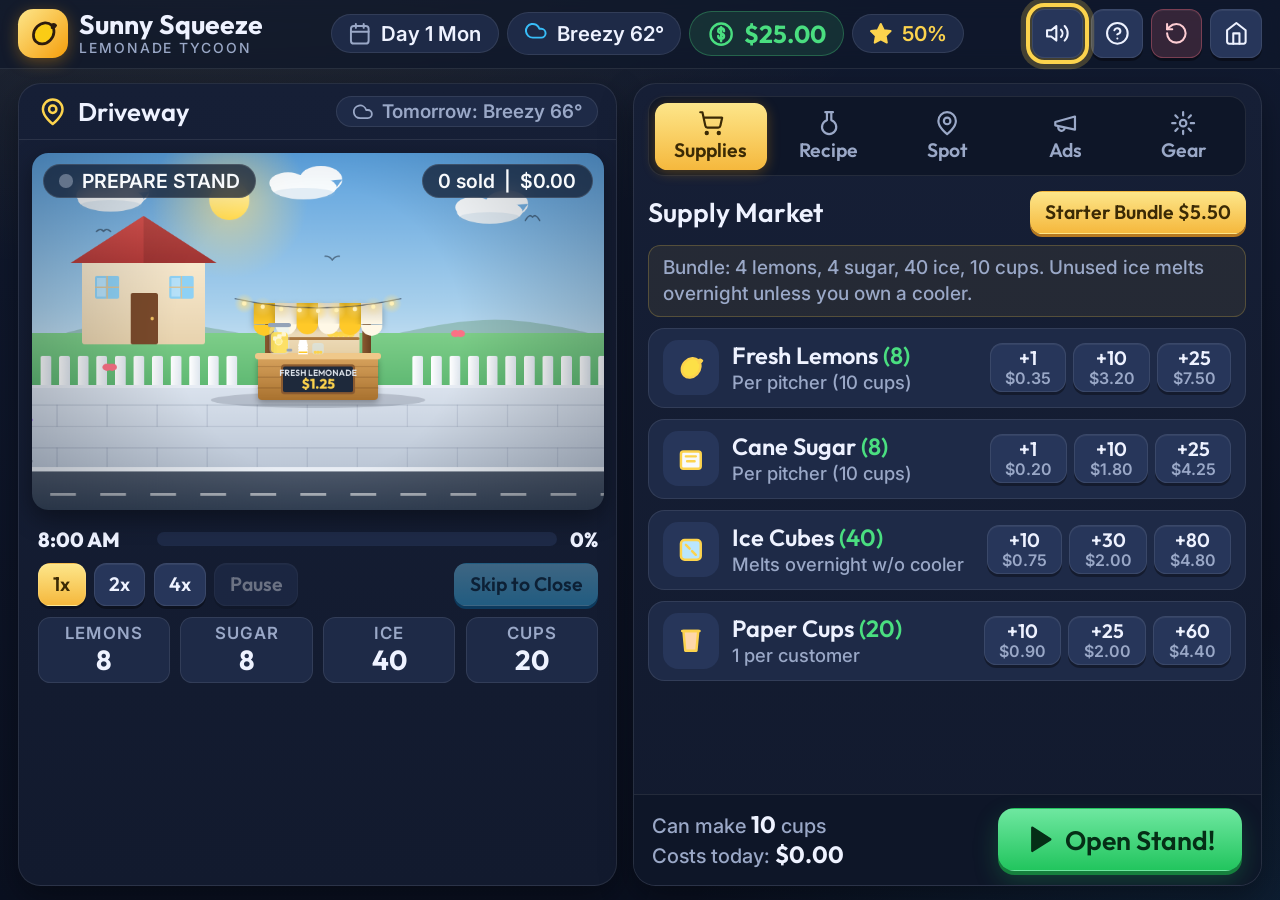
<file: Calebs-Games/Lemonade-Stand/index.html>
<!DOCTYPE html>
<html lang="en">
<head>
  <meta charset="UTF-8">
  <meta name="viewport" content="width=device-width, initial-scale=1.0, maximum-scale=1.0, user-scalable=no">
  <title>Sunny Squeeze - Lemonade Stand Tycoon</title>
  <link rel="preconnect" href="https://fonts.googleapis.com">
  <link rel="preconnect" href="https://fonts.gstatic.com" crossorigin>
  <link href="https://fonts.googleapis.com/css2?family=Outfit:wght@500;600;700;800&family=Inter:wght@500;600;700&display=swap" rel="stylesheet">
  <link rel="stylesheet" href="style.css">
</head>
<body>
  <header class="hud">
    <div class="brand">
      <div class="brand-badge" aria-hidden="true">
        <svg class="icon icon-lg" viewBox="0 0 24 24"><path d="M18 6c-2.5-2.5-7-2.5-10.5 1S4 15.5 6.5 18s7 2.5 10.5-1S20.5 8.5 18 6Z" fill="#facc15" stroke="#2c1b0e"/><path d="M18 6c1.2-.8 2.5-.5 3 .2-.5 1-1.5 1.8-2.6 1.6" fill="#84cc16" stroke="#2c1b0e"/></svg>
      </div>
      <div>
        <div class="brand-title cf">Sunny Squeeze</div>
        <div class="brand-sub">Lemonade Tycoon</div>
      </div>
    </div>

    <div class="hud-stats">
      <div class="pill day"><svg class="icon" viewBox="0 0 24 24"><rect x="3" y="4" width="18" height="18" rx="3"/><path d="M16 2v4M8 2v4M3 10h18"/></svg><span id="hudDay">Day 1</span></div>
      <div class="pill weather"><span id="hudWeatherIcon"></span><span id="hudWeather">Sunny</span></div>
      <div class="pill cash"><svg class="icon" viewBox="0 0 24 24"><circle cx="12" cy="12" r="9"/><path d="M14.5 9.5a2.5 2.5 0 0 0-5 0c0 2 5 1.5 5 4a2.5 2.5 0 0 1-5 0M12 6v12"/></svg><span id="hudCash">$25.00</span></div>
      <div class="pill rep"><svg class="icon" viewBox="0 0 24 24" fill="#fb923c"><polygon points="12 2 15.09 8.26 22 9.27 17 14.14 18.18 21.02 12 17.77 5.82 21.02 7 14.14 2 9.27 8.91 8.26 12 2"/></svg><span id="hudRep">50%</span></div>
    </div>

    <div class="hud-actions">
      <span class="gp-dot"><svg class="icon" viewBox="0 0 24 24"><rect x="2" y="6" width="20" height="12" rx="6"/><path d="M6 12h4M8 10v4M15 11h.01M18 13h.01"/></svg>Pad</span>
      <button class="btn btn-icon" id="btnMute" title="Sound"><svg class="icon" viewBox="0 0 24 24"><polygon points="11 5 6 9 2 9 2 15 6 15 11 19 11 5"/><path d="M15.54 8.46a5 5 0 0 1 0 7.07"/><path d="M19.07 4.93a10 10 0 0 1 0 14.14"/></svg></button>
      <button class="btn btn-icon" id="btnControls" title="Controls"><svg class="icon" viewBox="0 0 24 24"><circle cx="12" cy="12" r="10"/><path d="M9.09 9a3 3 0 0 1 5.83 1c0 2-3 3-3 3M12 17h.01"/></svg></button>
      <button class="btn btn-icon btn-danger" id="btnResetGame" title="New game"><svg class="icon" viewBox="0 0 24 24"><path d="M3 12a9 9 0 1 0 9-9 9.75 9.75 0 0 0-6.74 2.74L3 8"/><path d="M3 3v5h5"/></svg></button>
      <a class="btn btn-icon" href="../../index.html" id="btnBackHub" title="Back to Hub"><svg class="icon" viewBox="0 0 24 24"><path d="M3 9l9-7 9 7v11a2 2 0 0 1-2 2H5a2 2 0 0 1-2-2z"/><polyline points="9 22 9 12 15 12 15 22"/></svg></a>
    </div>
  </header>

  <main class="stage">
    <section class="panel">
      <div class="panel-head">
        <div class="loc-title"><svg class="icon" viewBox="0 0 24 24"><path d="M20 10c0 6-8 12-8 12s-8-6-8-12a8 8 0 0 1 16 0Z"/><circle cx="12" cy="10" r="3"/></svg><span id="stageLoc">Driveway</span></div>
        <div class="chip-info"><svg class="icon" viewBox="0 0 24 24"><path d="M17.5 19H9a7 7 0 1 1 6.71-9h1.79a4.5 4.5 0 1 1 0 9Z"/></svg><span id="forecast">Tomorrow: Sunny</span></div>
      </div>
      <div class="scene-body">
        <div class="canvas-wrap">
          <canvas id="gameCanvas" width="800" height="500"></canvas>
          <div class="canvas-overlay">
            <div class="live-badge"><span class="live-dot" id="liveDot"></span><span id="livePhase">PREP</span></div>
            <div class="live-badge"><span id="liveCups">0 sold</span><span>|</span><span id="liveRev">$0.00</span></div>
          </div>
        </div>
        <div class="scene-foot">
          <div class="prog-row">
            <span class="cf" style="min-width:5.2rem;font-weight:800;" id="clock">8:00 AM</span>
            <div class="prog-track"><div class="prog-fill" id="progFill"></div></div>
            <span class="cf" style="font-weight:800;" id="progPct">0%</span>
          </div>
          <div class="speed-row">
            <div class="speed-group">
              <button class="btn btn-sm btn-speed active" data-speed="1" id="btnSpeed1">1x</button>
              <button class="btn btn-sm btn-speed" data-speed="2" id="btnSpeed2">2x</button>
              <button class="btn btn-sm btn-speed" data-speed="4" id="btnSpeed4">4x</button>
              <button class="btn btn-sm" id="btnPause" disabled>Pause</button>
            </div>
            <button class="btn btn-sm btn-sky" id="btnSkip" disabled>Skip to Close</button>
          </div>
          <div class="stock-strip">
            <div class="stock" id="stLemons"><span>Lemons</span><b id="invLemons">0</b></div>
            <div class="stock" id="stSugar"><span>Sugar</span><b id="invSugar">0</b></div>
            <div class="stock" id="stIce"><span>Ice</span><b id="invIce">0</b></div>
            <div class="stock" id="stCups"><span>Cups</span><b id="invCups">0</b></div>
          </div>
        </div>
      </div>
    </section>

    <section class="panel">
      <nav class="tabs" id="tabBar">
        <button class="tab active" data-tab="market"><svg class="icon" viewBox="0 0 24 24"><circle cx="8" cy="21" r="1"/><circle cx="19" cy="21" r="1"/><path d="M2.05 2.05h2l2.66 12.42a2 2 0 0 0 2 1.58h9.78a2 2 0 0 0 1.95-1.57l1.65-7.43H5.12"/></svg><span>Supplies</span></button>
        <button class="tab" data-tab="recipe"><svg class="icon" viewBox="0 0 24 24"><path d="M10 2v7.31M14 9.3V1.99M8.5 2h7M14 9.3a6.5 6.5 0 1 1-4 0"/></svg><span>Recipe</span></button>
        <button class="tab" data-tab="location"><svg class="icon" viewBox="0 0 24 24"><path d="M20 10c0 6-8 12-8 12s-8-6-8-12a8 8 0 0 1 16 0Z"/><circle cx="12" cy="10" r="3"/></svg><span>Spot</span></button>
        <button class="tab" data-tab="marketing"><svg class="icon" viewBox="0 0 24 24"><path d="m3 11 18-5v12L3 14v-3z"/><path d="M11.6 16.8a3 3 0 1 1-5.8-1.6"/></svg><span>Ads</span></button>
        <button class="tab" data-tab="machines"><svg class="icon" viewBox="0 0 24 24"><circle cx="12" cy="12" r="3"/><path d="M12 2v3M12 19v3M2 12h3M19 12h3M4.9 4.9l2.1 2.1M17 17l2.1 2.1M4.9 19.1 7 17M17 7l2.1-2.1"/></svg><span>Gear</span></button>
      </nav>
      <div class="deck-body" id="deckBody"></div>
      <div class="deck-foot">
        <div class="foot-sum" id="footSum"></div>
        <button class="btn btn-primary btn-big" id="btnStart">
          <span class="xb xb-x">X</span>
          <svg class="icon" viewBox="0 0 24 24"><polygon points="5 3 19 12 5 21 5 3" fill="currentColor"/></svg>
          <span id="btnStartText">Open Stand!</span>
        </button>
      </div>
    </section>
  </main>

  <footer class="legend" id="legend">
    <span><i class="xb xb-a">A</i> Select</span>
    <span><i class="xb xb-b">B</i> Back / Pause</span>
    <span><i class="xb xb-x">X</i> Open Stand</span>
    <span><i class="xb xb-y">Y</i> Buy Bundle</span>
    <span><i class="xb xb-lb">LB</i><i class="xb xb-lb">RB</i> Switch Tab</span>
    <span><i class="xb xb-lb">LT</i><i class="xb xb-lb">RT</i> Speed</span>
  </footer>

  <div class="backdrop" id="backdrop" role="dialog" aria-modal="true">
    <div class="modal">
      <div class="modal-head">
        <h2 id="modalTitle">Title</h2>
        <button class="btn btn-sm" id="btnCloseModal"><span class="xb xb-b">B</span><span>Close</span></button>
      </div>
      <div class="modal-body" id="modalBody"></div>
      <div class="modal-foot" id="modalFoot"></div>
    </div>
  </div>

  <div class="toasts" id="toasts"></div>

  <script src="audio.js"></script>
  <script src="art.js"></script>
  <script src="game.js"></script>
</body>
</html>
</file>
<file: Grandmas-Homestead/style.css>
/* Grandma's Homestead - Stardew Valley Style Theme */
:root {
  --wood-dark: #3e2723;
  --wood-mid: #5d4037;
  --wood-light: #8d6e63;
  --parchment: #fdf6e2;
  --parchment-border: #d7ccc8;
  --parchment-dark: #ecd9b9;
  --gold: #f59e0b;
  --gold-dark: #b45309;
  --green-main: #2e7d32;
  --green-light: #4caf50;
  --green-glow: #81c784;
  --blue-water: #0284c7;
  --blue-water-light: #38bdf8;
  --red-energy: #e11d48;
  --font-pixel: 'VT323', 'Courier New', monospace;
  --font-retro-head: 'Press Start 2P', 'Courier New', monospace;
}

* {
  box-sizing: border-box;
  margin: 0;
  padding: 0;
  user-select: none;
}

body {
  font-family: 'Segoe UI', system-ui, -apple-system, sans-serif;
  background-color: #140c06;
  color: #2b1d0c;
  overflow: hidden;
  height: 100vh;
  height: 100dvh;
  width: 100vw;
  display: flex;
  flex-direction: column;
}

/* --- Top Navigation & 16-Bit SNES Wooden HUD --- */
#gameHeader {
  height: 58px;
  min-height: 58px;
  background: repeating-linear-gradient(
    90deg,
    #4e342e 0px, #4e342e 24px,
    #462e28 24px, #462e28 26px
  );
  border-bottom: 4px solid #1b0f07;
  box-shadow:
    inset 0 2px 0 #795548,
    inset 0 -2px 0 #2d1a0f,
    0 4px 0 rgba(0, 0, 0, 0.45);
  display: flex;
  align-items: center;
  justify-content: space-between;
  padding: 0 16px;
  color: #fdf6e2;
  z-index: 10;
  gap: 12px;
}

.brand-section {
  display: flex;
  align-items: center;
  gap: 10px;
  flex-shrink: 0;
}

.brand-text-col {
  display: flex;
  flex-direction: column;
  justify-content: center;
  line-height: 1.1;
  gap: 3px;
}

.farm-title {
  font-family: var(--font-retro-head);
  font-weight: 400;
  font-size: 0.72rem;
  letter-spacing: 0.4px;
  color: #fef08a;
  text-shadow: 2px 2px 0 #1b0f07;
  white-space: nowrap;
  line-height: 1.2;
}

.location-badge {
  display: inline-flex;
  align-items: center;
  gap: 4px;
  font-size: 0.70rem;
  font-weight: 700;
  color: #7dd3fc;
  text-transform: uppercase;
  letter-spacing: 0.6px;
  white-space: nowrap;
  line-height: 1;
}

.hud-meters {
  display: flex;
  align-items: center;
  gap: 16px;
}

.hud-badge {
  display: flex;
  align-items: center;
  gap: 6px;
  background: #23140b;
  border: 2px solid #8d6e63;
  box-shadow: inset 0 2px 0 rgba(255,255,255,0.12), 0 2px 0 #120904;
  padding: 4px 10px;
  border-radius: 2px;
  font-family: var(--font-pixel);
  font-size: 1.08rem;
  font-weight: 400;
  letter-spacing: 0.3px;
}

.gold-badge {
  background: #332008;
  border-color: #eab308;
  color: #fef08a;
}

/* Stamina & Water Progress Bars */
.stat-bar-container {
  display: flex;
  align-items: center;
  gap: 8px;
  background: #23140b;
  padding: 4px 10px;
  border-radius: 2px;
  border: 2px solid #8d6e63;
  box-shadow: inset 0 2px 0 rgba(255,255,255,0.1), 0 2px 0 #120904;
}

.stat-bar {
  width: 90px;
  height: 12px;
  background: #140b05;
  border-radius: 0px;
  overflow: hidden;
  border: 2px solid #6d4c41;
  position: relative;
}

.stat-bar-fill {
  height: 100%;
  transition: width 0.3s ease;
}

.stamina-fill {
  background: linear-gradient(90deg, #10b981 0%, #34d399 100%);
}

.water-fill {
  background: linear-gradient(90deg, #0284c7 0%, #38bdf8 100%);
}

.stat-label {
  font-size: 0.78rem;
  font-weight: 700;
  min-width: 48px;
  color: #f1f5f9;
}

/* Header Buttons */
.header-actions {
  display: flex;
  align-items: center;
  gap: 8px;
}

.btn-header {
  display: inline-flex;
  align-items: center;
  gap: 6px;
  background: linear-gradient(180deg, #6d4c41 0%, #4e342e 100%);
  color: #fdf6e2;
  border: 2px solid #a1887f;
  border-radius: 2px;
  padding: 5px 10px;
  font-family: var(--font-pixel);
  font-size: 1.05rem;
  font-weight: 400;
  cursor: pointer;
  transition: transform 0.08s steps(2);
  box-shadow: inset 0 2px 0 rgba(255,255,255,0.2), 0 3px 0 #1b0f07;
}

.btn-header:hover {
  background: linear-gradient(180deg, #8d6e63 0%, #5d4037 100%);
  transform: translateY(-1px);
  border-color: #d7ccc8;
}

.btn-header:active {
  transform: translateY(1px);
}

.btn-header.highlight {
  background: linear-gradient(180deg, #2e7d32 0%, #1b5e20 100%);
  border-color: #81c784;
}

.btn-header.highlight:hover {
  background: linear-gradient(180deg, #388e3c 0%, #2e7d32 100%);
}

.btn-header.muted {
  opacity: 0.6;
}

.mobile-menu-trigger {
  display: none;
  background: linear-gradient(180deg, #854d0e 0%, #5c3409 100%);
  border-color: #facc15;
  color: #fef08a;
}

.mobile-header-drawer {
  position: fixed;
  top: 52px;
  right: calc(8px + env(safe-area-inset-right, 0px));
  left: calc(8px + env(safe-area-inset-left, 0px));
  max-width: 420px;
  margin-left: auto;
  background: #2b180c;
  border: 3px solid #d7a86e;
  border-radius: 6px;
  box-shadow: inset 0 0 0 2px #5d4037, 0 12px 28px rgba(0, 0, 0, 0.7);
  padding: 10px;
  display: grid;
  grid-template-columns: repeat(2, minmax(0, 1fr));
  gap: 8px;
  z-index: 95;
}

.mobile-header-drawer.hidden {
  display: none !important;
}

.drawer-action-btn {
  display: flex;
  align-items: center;
  gap: 8px;
  padding: 9px 10px;
  background: linear-gradient(180deg, #5d4037 0%, #3e2723 100%);
  border: 2px solid #8d6e63;
  border-radius: 4px;
  color: #fdf6e2;
  font-family: var(--font-pixel);
  font-size: 0.98rem;
  text-decoration: none;
  cursor: pointer;
  touch-action: manipulation;
  text-align: left;
}

.drawer-action-btn:active {
  background: #6d4c41;
  border-color: #facc15;
}

/* SVG Icon helper */
.ui-icon {
  width: 16px;
  height: 16px;
  display: inline-block;
  vertical-align: middle;
  stroke: currentColor;
  stroke-width: 2;
  stroke-linecap: round;
  stroke-linejoin: round;
  fill: none;
}

/* --- Canvas Area --- */
#canvasContainer {
  flex: 1;
  min-height: 0;
  position: relative;
  overflow: hidden;
  background-color: #1a2f15;
}

#gameCanvas {
  width: 100%;
  height: 100%;
  display: block;
  image-rendering: -moz-crisp-edges;
  image-rendering: -webkit-crisp-edges;
  image-rendering: crisp-edges;
  image-rendering: pixelated;
  cursor: crosshair;
}

/* Floating Active Quest Banner (16-bit SNES RPG Wooden Plaque) */
#floatingQuestBox {
  position: absolute;
  top: 14px;
  left: 14px;
  background: #2b180c;
  border: 3px solid #d7a86e;
  color: #fef08a;
  padding: 8px 14px;
  border-radius: 2px;
  max-width: 320px;
  box-shadow:
    inset 0 0 0 2px #5d4037,
    0 4px 0 #140a04;
  pointer-events: auto;
  cursor: pointer;
  transition: transform 0.12s steps(2), border-color 0.15s;
  z-index: 15;
}

#floatingQuestBox:hover {
  transform: scale(1.02);
  border-color: #facc15;
}

.quest-header-row {
  display: flex;
  align-items: center;
  gap: 6px;
  font-size: 0.74rem;
  text-transform: uppercase;
  letter-spacing: 0.8px;
  color: #cbd5e1;
  margin-bottom: 4px;
}

.quest-alert-dot {
  width: 7px;
  height: 7px;
  border-radius: 50%;
  background: #facc15;
  box-shadow: 0 0 6px rgba(250, 204, 21, 0.9);
  display: none;
  flex-shrink: 0;
  animation: questPulse 1.6s ease-in-out infinite;
}

#floatingQuestBox.has-pending .quest-alert-dot {
  display: inline-block;
}

@keyframes questPulse {
  0%, 100% { transform: scale(1); opacity: 1; }
  50% { transform: scale(1.35); opacity: 0.65; }
}

.quest-count-badge {
  background: #d97706;
  color: #ffffff;
  padding: 1px 6px;
  border-radius: 3px;
  font-size: 0.68rem;
  font-weight: 700;
}

.quest-close-btn {
  margin-left: auto;
  display: inline-flex;
  align-items: center;
  justify-content: center;
  width: 20px;
  height: 20px;
  border-radius: 3px;
  border: 1px solid rgba(215, 168, 110, 0.45);
  background: rgba(93, 64, 55, 0.6);
  color: #fef08a;
  cursor: pointer;
}

.quest-close-btn:hover {
  background: rgba(215, 168, 110, 0.25);
  color: #ffffff;
}

.quest-footer-row {
  display: flex;
  justify-content: flex-end;
  margin-top: 6px;
}

.quest-all-btn {
  font-size: 0.7rem;
  font-weight: 700;
  padding: 2px 8px;
  border-radius: 3px;
  border: 1px solid #d7a86e;
  background: #4e2d18;
  color: #fef08a;
  cursor: pointer;
}

.quest-all-btn:hover {
  background: #6d3f22;
}

#floatingQuestBox.is-hidden {
  display: none !important;
}

#floatingQuestBox.is-collapsed {
  padding: 5px 10px;
  max-width: none;
  border-radius: 4px;
}

#floatingQuestBox.is-collapsed .quest-header-row {
  margin-bottom: 0;
}

#floatingQuestBox.is-collapsed #activeQuestText,
#floatingQuestBox.is-collapsed .quest-footer-row,
#floatingQuestBox.is-collapsed .quest-close-btn {
  display: none;
}

@media (max-width: 720px), (max-height: 580px) {
  #floatingQuestBox {
    top: 8px;
    left: 8px;
    max-width: 240px;
    padding: 6px 10px;
  }
  #floatingQuestBox.is-collapsed {
    padding: 4px 8px;
  }
  #activeQuestText {
    font-size: 0.76rem;
  }
}

#activeQuestText {
  font-size: 0.86rem;
  font-weight: 600;
  color: #ffffff;
  line-height: 1.35;
}

/* --- Bottom Toolbar / Hotbar (16-bit SNES Wood Frame) --- */
#gameFooter {
  background: repeating-linear-gradient(
    90deg,
    #3e2723 0px, #3e2723 28px,
    #36211d 28px, #36211d 30px
  );
  border-top: 4px solid #1b0f07;
  box-shadow: inset 0 2px 0 #6d4c41;
  padding: 8px 14px calc(10px + env(safe-area-inset-bottom, 0px));
  display: flex;
  flex-direction: column;
  align-items: center;
  gap: 5px;
  z-index: 20;
  flex-shrink: 0;
  width: 100%;
}

.mobile-active-item-bar {
  display: none;
  font-family: var(--font-pixel);
  font-size: 0.85rem;
  color: #fef08a;
  background: rgba(20, 11, 5, 0.72);
  border: 1.5px solid #8d6e63;
  border-radius: 999px;
  padding: 1px 10px;
  letter-spacing: 0.3px;
}

.hotbar-row {
  display: flex;
  align-items: center;
  justify-content: center;
  gap: 8px;
  width: 100%;
  max-width: 100%;
}

#hotbarSlots {
  display: flex;
  align-items: center;
  gap: 8px;
  overflow-x: auto;
  overflow-y: visible;
  scrollbar-width: none;
  -webkit-overflow-scrolling: touch;
  padding: 4px 2px 2px;
  max-width: 100%;
}

#hotbarSlots::-webkit-scrollbar {
  display: none;
}

.hotbar-slot {
  width: 72px;
  height: 60px;
  flex-shrink: 0;
  background: #4e342e;
  border: 3px solid #23140b;
  border-radius: 2px;
  display: flex;
  flex-direction: column;
  align-items: center;
  justify-content: center;
  padding: 4px;
  position: relative;
  cursor: pointer;
  touch-action: manipulation;
  box-shadow:
    inset 0 2px 0 #795548,
    inset 0 -2px 0 #2d1a0f,
    0 3px 0 #140a04;
  transition: transform 0.08s steps(2);
}

.backpack-hotbar-btn {
  height: 60px;
  min-width: 56px;
  padding: 4px 12px;
  display: flex;
  flex-direction: column;
  align-items: center;
  justify-content: center;
  gap: 2px;
  background: #4a2e2b;
  border: 2px solid #8d6e63;
  border-radius: 6px;
  cursor: pointer;
  flex-shrink: 0;
  touch-action: manipulation;
}

.backpack-btn-label {
  font-size: 0.72rem;
  font-weight: 700;
  color: #fef08a;
  line-height: 1;
}

.hotbar-slot:hover {
  background: #6d4c41;
  border-color: #a1887f;
}

.hotbar-slot.active {
  border-color: #facc15;
  background: #6d4c41;
  transform: translateY(-4px);
  box-shadow:
    inset 0 2px 0 #fde047,
    0 4px 0 #854d0e;
}

.slot-number {
  position: absolute;
  top: 2px;
  left: 5px;
  font-size: 0.65rem;
  font-weight: 800;
  color: #cbd5e1;
}

.slot-item-name {
  font-size: 0.72rem;
  font-weight: 700;
  color: #fdf6e2;
  text-align: center;
  line-height: 1.1;
  word-break: break-word;
  max-width: 64px;
}

.slot-count {
  position: absolute;
  bottom: 2px;
  right: 5px;
  background: rgba(0, 0, 0, 0.7);
  padding: 1px 4px;
  border-radius: 4px;
  font-size: 0.68rem;
  font-weight: 800;
  color: #fef08a;
}

.controls-hint {
  font-size: 0.75rem;
  color: #cbd5e1;
  letter-spacing: 0.3px;
}

.gamepad-hint-row {
  display: flex;
  align-items: center;
  justify-content: center;
  flex-wrap: wrap;
  gap: 12px;
}

.gamepad-badge-indicator {
  display: inline-flex;
  align-items: center;
  gap: 5px;
  background: rgba(30, 41, 59, 0.75);
  border: 1px solid #475569;
  border-radius: 6px;
  padding: 2px 8px;
  font-size: 0.73rem;
  color: #94a3b8;
  transition: all 0.25s ease;
}

.gamepad-badge-indicator.active {
  background: rgba(22, 101, 52, 0.45);
  border-color: #22c55e;
  color: #86efac;
  box-shadow: 0 0 10px rgba(34, 197, 94, 0.35);
}

/* --- Stylized Feedback Modals --- */
.game-modal {
  position: fixed;
  inset: 0;
  background: rgba(0, 0, 0, 0.65);
  backdrop-filter: blur(5px);
  display: none;
  align-items: center;
  justify-content: center;
  z-index: 1000;
  padding: 16px;
}

.game-modal.active {
  display: flex;
}

.modal-card {
  background: var(--parchment);
  border: 4px solid var(--wood-mid);
  border-radius: 12px;
  box-shadow: 0 10px 30px rgba(0, 0, 0, 0.7), inset 0 0 15px rgba(141, 110, 99, 0.2);
  width: 100%;
  max-width: 620px;
  max-height: 85vh;
  max-height: 88dvh;
  display: flex;
  flex-direction: column;
  overflow: hidden;
  animation: modalPop 0.2s cubic-bezier(0.175, 0.885, 0.32, 1.275);
}

button.gp-focus {
  outline: 3px solid #f59e0b !important;
  outline-offset: 2px;
  box-shadow: 0 0 12px rgba(245, 158, 11, 0.65) !important;
  transform: translateY(-1px);
}

@keyframes modalPop {
  0% { transform: scale(0.92); opacity: 0; }
  100% { transform: scale(1); opacity: 1; }
}

.modal-header {
  background: linear-gradient(180deg, #5d4037 0%, #4e342e 100%);
  color: #fef08a;
  padding: 12px 18px;
  display: flex;
  align-items: center;
  justify-content: space-between;
  border-bottom: 3px solid #3e2723;
}

.modal-title-wrap {
  display: flex;
  align-items: center;
  gap: 8px;
  font-weight: 800;
  font-size: 1.15rem;
}

.modal-close-btn {
  background: #3e2723;
  border: 1px solid #8d6e63;
  color: #fdf6e2;
  border-radius: 6px;
  padding: 4px 8px;
  cursor: pointer;
  display: flex;
  align-items: center;
  justify-content: center;
  transition: all 0.15s ease;
}

.modal-close-btn:hover {
  background: #b91c1c;
  border-color: #ef4444;
}

.modal-body {
  padding: 18px;
  overflow-y: auto;
  color: #2b1d0c;
  display: flex;
  flex-direction: column;
  gap: 14px;
}

/* Shop Modal Styles */
.shop-tabs {
  display: flex;
  gap: 8px;
  margin-bottom: 6px;
}

.shop-tab-btn {
  flex: 1;
  padding: 8px 12px;
  font-weight: 700;
  font-size: 0.9rem;
  border: 2px solid var(--wood-light);
  border-radius: 8px;
  background: var(--parchment-dark);
  color: #3e2723;
  cursor: pointer;
  transition: all 0.15s;
}

.shop-tab-btn.active {
  background: var(--wood-mid);
  color: #fef08a;
  border-color: var(--wood-dark);
}

.shop-items-grid {
  display: grid;
  grid-template-columns: repeat(auto-fill, minmax(260px, 1fr));
  gap: 10px;
}

.shop-card {
  background: #ffffff;
  border: 2px solid #d7ccc8;
  border-radius: 8px;
  padding: 12px;
  display: flex;
  justify-content: space-between;
  align-items: center;
  box-shadow: 0 2px 4px rgba(0,0,0,0.06);
}

.shop-card-info {
  display: flex;
  flex-direction: column;
  gap: 3px;
}

.shop-card-name {
  font-weight: 800;
  font-size: 0.92rem;
  color: #2e1d09;
}

.shop-card-desc {
  font-size: 0.78rem;
  color: #64748b;
  line-height: 1.25;
}

.shop-card-price {
  font-size: 0.85rem;
  font-weight: 800;
  color: var(--gold-dark);
}

.shop-buy-btn, .shop-sell-btn, .shop-sell-all-btn {
  background: linear-gradient(180deg, #2e7d32 0%, #1b5e20 100%);
  color: #ffffff;
  border: 2px solid #4caf50;
  border-radius: 6px;
  padding: 6px 14px;
  font-weight: 700;
  font-size: 0.85rem;
  cursor: pointer;
  transition: all 0.15s;
}

.shop-buy-btn:hover, .shop-sell-btn:hover, .shop-sell-all-btn:hover {
  background: linear-gradient(180deg, #388e3c 0%, #2e7d32 100%);
  transform: translateY(-1px);
}

.shop-sell-btn {
  background: linear-gradient(180deg, #d97706 0%, #b45309 100%);
  border-color: #f59e0b;
}

.shop-sell-all-btn {
  background: linear-gradient(180deg, #0284c7 0%, #0369a1 100%);
  border-color: #38bdf8;
}

.hotbar-icon-wrap {
  display: flex;
  align-items: center;
  justify-content: center;
  width: 26px;
  height: 26px;
  margin-top: 2px;
}

.hotbar-icon-wrap svg {
  width: 100%;
  height: 100%;
  filter: drop-shadow(0 1px 1.5px rgba(0, 0, 0, 0.7));
}

.slot-item-name {
  font-size: 0.62rem;
  font-weight: 700;
  color: #fdf6e2;
  text-align: center;
  line-height: 1.05;
  white-space: nowrap;
  overflow: hidden;
  text-overflow: ellipsis;
  max-width: 64px;
}

.shop-card-left {
  display: flex;
  align-items: center;
  gap: 10px;
  min-width: 0;
}

.shop-item-icon {
  width: 38px;
  height: 38px;
  border-radius: 8px;
  background: #fef3c7;
  border: 2px solid #d7ccc8;
  display: flex;
  align-items: center;
  justify-content: center;
  flex-shrink: 0;
}

.shop-sell-actions {
  display: flex;
  align-items: center;
  gap: 6px;
  flex-wrap: wrap;
  justify-content: flex-end;
  flex-shrink: 0;
}

.shop-sell-btn.qty-one {
  background: linear-gradient(180deg, #16a34a 0%, #15803d 100%);
  border-color: #4ade80;
  padding: 6px 10px;
  font-size: 0.78rem;
}

.shop-sell-btn.qty-five {
  background: linear-gradient(180deg, #d97706 0%, #b45309 100%);
  border-color: #f59e0b;
  padding: 6px 10px;
  font-size: 0.78rem;
}

.shop-sell-btn.qty-stack {
  background: linear-gradient(180deg, #0284c7 0%, #0369a1 100%);
  border-color: #38bdf8;
  padding: 6px 10px;
  font-size: 0.78rem;
}

.inv-card-badge.fish { background: #cffafe; color: #0e7490; }
.inv-card-badge.forage { background: #fce7f3; color: #be185d; }

.empty-shop-state {
  text-align: center;
  padding: 24px 12px;
  color: #475569;
}

/* Tutorial / Quest List */
.tutorial-item {
  background: #ffffff;
  border: 2px solid #cbd5e1;
  border-radius: 8px;
  padding: 12px 14px;
  display: flex;
  flex-direction: column;
  gap: 4px;
}

.tutorial-item.done {
  border-color: #86efac;
  background: #f0fdf4;
}

.tutorial-item.active-step {
  border-color: #facc15;
  background: #fefce8;
  box-shadow: 0 0 10px rgba(250, 204, 21, 0.25);
}

.tutorial-item-header {
  display: flex;
  justify-content: space-between;
  align-items: center;
}

.tutorial-title {
  font-weight: 800;
  font-size: 0.95rem;
  color: #1e293b;
}

.tutorial-badge {
  font-size: 0.72rem;
  font-weight: 800;
  padding: 2px 8px;
  border-radius: 12px;
  text-transform: uppercase;
}

.tutorial-badge.done {
  background: #dcfce7;
  color: #15803d;
}

.tutorial-badge.active-step {
  background: #fef08a;
  color: #854d0e;
}

.tutorial-badge.pending {
  background: #f1f5f9;
  color: #64748b;
}

.tutorial-desc {
  font-size: 0.84rem;
  color: #475569;
  line-height: 1.35;
}

.tutorial-reward {
  font-size: 0.8rem;
  font-weight: 700;
  color: #b45309;
  margin-top: 2px;
}

/* Grandma Hazel Dialogue Box */
.dialogue-avatar-row {
  display: flex;
  align-items: center;
  gap: 16px;
  background: var(--parchment-dark);
  border: 2px solid var(--wood-light);
  border-radius: 8px;
  padding: 12px 16px;
}

.grandma-portrait {
  width: 58px;
  height: 58px;
  border-radius: 50%;
  border: 3px solid var(--wood-mid);
  background: #fce7f3;
  display: flex;
  align-items: center;
  justify-content: center;
  flex-shrink: 0;
}

.dialogue-name {
  font-weight: 800;
  font-size: 1.05rem;
  color: #5d4037;
}

.dialogue-role {
  font-size: 0.8rem;
  color: #78350f;
}

.dialogue-bubble {
  background: #ffffff;
  border: 2px solid #d7ccc8;
  border-radius: 8px;
  padding: 16px;
  font-size: 1.05rem;
  font-style: italic;
  line-height: 1.45;
  color: #1e293b;
  box-shadow: inset 0 2px 4px rgba(0,0,0,0.04);
}

/* Sleep / Day Summary Rows */
.summary-row {
  display: flex;
  justify-content: space-between;
  padding: 8px 12px;
  background: #ffffff;
  border-radius: 6px;
  border: 1px solid #e2e8f0;
}

.summary-label {
  font-weight: 600;
  color: #475569;
}

.summary-val {
  font-weight: 700;
  color: #0f172a;
}

.modal-actions {
  display: flex;
  justify-content: flex-end;
  gap: 10px;
  margin-top: 8px;
}

.btn-secondary {
  background: #e2e8f0;
  border: 2px solid #cbd5e1;
  color: #334155;
  border-radius: 6px;
  padding: 8px 16px;
  font-weight: 700;
  cursor: pointer;
  transition: all 0.15s;
}

.btn-secondary:hover {
  background: #cbd5e1;
}

.btn-primary {
  background: linear-gradient(180deg, #2e7d32 0%, #1b5e20 100%);
  border: 2px solid #4caf50;
  color: #ffffff;
  border-radius: 6px;
  padding: 8px 18px;
  font-weight: 700;
  cursor: pointer;
  transition: all 0.15s;
}

.btn-primary:hover {
  background: linear-gradient(180deg, #388e3c 0%, #2e7d32 100%);
}

/* Field Guide / Help Reference */
.guide-section {
  display: flex;
  flex-direction: column;
  gap: 8px;
}

.guide-heading {
  font-weight: 800;
  color: #5d4037;
  font-size: 1rem;
  border-bottom: 2px solid #d7ccc8;
  padding-bottom: 4px;
}

.guide-table {
  width: 100%;
  border-collapse: collapse;
  font-size: 0.85rem;
}

.guide-table th, .guide-table td {
  border: 1px solid #cbd5e1;
  padding: 6px 10px;
  text-align: left;
}

.guide-table th {
  background: var(--parchment-dark);
  color: #3e2723;
  font-weight: 700;
}

.guide-table td {
  background: #ffffff;
}

/* --- Floating In-Game Toast Notifications --- */
#toastContainer {
  position: fixed;
  top: 64px;
  right: 14px;
  left: auto;
  bottom: auto;
  transform: none;
  max-width: min(330px, calc(100vw - 24px));
  display: flex;
  flex-direction: column;
  gap: 6px;
  align-items: flex-end;
  z-index: 2000;
  pointer-events: none;
}

.game-toast {
  background: rgba(24, 18, 14, 0.88);
  color: #fdf6e2;
  border: 1.5px solid rgba(215, 204, 200, 0.85);
  border-radius: 8px;
  padding: 7px 13px;
  font-size: 0.8rem;
  font-weight: 700;
  line-height: 1.3;
  text-align: right;
  box-shadow: 0 3px 10px rgba(0, 0, 0, 0.4);
  animation: toastIn 0.2s cubic-bezier(0.175, 0.885, 0.32, 1.275);
}

.game-toast.fade-out {
  opacity: 0;
  transform: translateX(12px);
  transition: all 0.25s ease;
}

@keyframes toastIn {
  0% { transform: translateX(14px); opacity: 0; }
  100% { transform: translateX(0); opacity: 1; }
}

/* --- Inventory & Backpack Modal Styles --- */
.inv-card {
  background: #ffffff;
  border: 2px solid #d7ccc8;
  border-radius: 8px;
  padding: 10px 12px;
  display: flex;
  flex-direction: column;
  justify-content: space-between;
  gap: 8px;
  box-shadow: 0 2px 6px rgba(0, 0, 0, 0.06);
  transition: all 0.15s ease;
}

.inv-card:hover {
  border-color: #8d6e63;
  transform: translateY(-2px);
  box-shadow: 0 4px 10px rgba(0, 0, 0, 0.1);
}

.inv-card-header {
  display: flex;
  justify-content: space-between;
  align-items: flex-start;
  gap: 6px;
}

.inv-card-name {
  font-size: 0.92rem;
  font-weight: 800;
  color: #3e2723;
  line-height: 1.2;
}

.inv-card-badge {
  font-size: 0.68rem;
  font-weight: 800;
  text-transform: uppercase;
  padding: 2px 6px;
  border-radius: 4px;
  letter-spacing: 0.4px;
}

.inv-card-badge.tool { background: #e0f2fe; color: #0369a1; }
.inv-card-badge.seed { background: #dcfce7; color: #15803d; }
.inv-card-badge.crop { background: #fef08a; color: #854d0e; }
.inv-card-badge.food { background: #ffedd5; color: #c2410c; }
.inv-card-badge.material { background: #f1f5f9; color: #475569; }
.inv-card-badge.item { background: #f3e8ff; color: #7e22ce; }

.inv-card-desc {
  font-size: 0.78rem;
  color: #64748b;
  line-height: 1.35;
}

.inv-card-actions {
  display: flex;
  align-items: center;
  gap: 6px;
  margin-top: 4px;
}

.inv-btn-equip {
  flex: 1;
  background: linear-gradient(180deg, #78350f 0%, #451a03 100%);
  border: 1px solid #b45309;
  color: #fef08a;
  padding: 5px 8px;
  font-size: 0.75rem;
  font-weight: 700;
  border-radius: 5px;
  cursor: pointer;
  transition: all 0.15s;
  text-align: center;
}

.inv-btn-equip:hover {
  background: linear-gradient(180deg, #92400e 0%, #78350f 100%);
}

.inv-btn-eat {
  background: linear-gradient(180deg, #ea580c 0%, #c2410c 100%);
  border: 1px solid #f97316;
  color: #ffffff;
  padding: 5px 10px;
  font-size: 0.75rem;
  font-weight: 700;
  border-radius: 5px;
  cursor: pointer;
  transition: all 0.15s;
}

.inv-btn-eat:hover {
  background: linear-gradient(180deg, #f97316 0%, #ea580c 100%);
}

.inv-slot-mini {
  width: 52px;
  height: 48px;
  background: #5d4037;
  border: 2px solid #3e2723;
  border-radius: 6px;
  display: flex;
  flex-direction: column;
  align-items: center;
  justify-content: center;
  font-size: 0.65rem;
  color: #fdf6e2;
  position: relative;
  cursor: pointer;
  flex-shrink: 0;
  transition: all 0.12s;
}

.inv-slot-mini.active {
  border-color: #facc15;
  background: #795548;
}

.inv-slot-mini:hover {
  border-color: #facc15;
}

/* ==========================================================================
   MOBILE & TABLET TOUCH CONTROLS AND RESPONSIVENESS
   ========================================================================== */
.mobile-controls-layer {
  position: fixed;
  inset: 0;
  pointer-events: none;
  z-index: 85;
  display: none;
}

@media (pointer: coarse), (max-width: 900px) {
  .mobile-controls-layer {
    display: block;
  }
}

body.input-gamepad .mobile-controls-layer,
body.modal-open .mobile-controls-layer {
  display: none !important;
}

body.input-touch .mobile-controls-layer {
  display: block;
}

.virtual-joystick-wrap {
  position: absolute;
  bottom: calc(82px + env(safe-area-inset-bottom, 0px));
  left: calc(16px + env(safe-area-inset-left, 0px));
  width: 92px;
  height: 92px;
  background: rgba(30, 41, 59, 0.52);
  border: 3px solid rgba(255, 255, 255, 0.42);
  border-radius: 50%;
  pointer-events: auto;
  touch-action: none;
  display: flex;
  align-items: center;
  justify-content: center;
  box-shadow: 0 4px 14px rgba(0, 0, 0, 0.45);
}

.virtual-joystick-knob {
  width: 40px;
  height: 40px;
  background: #4ade80;
  border: 3px solid #14532d;
  border-radius: 50%;
  box-shadow: 0 3px 0 #14532d;
  pointer-events: none;
}

.mobile-action-buttons {
  position: absolute;
  bottom: calc(82px + env(safe-area-inset-bottom, 0px));
  right: calc(16px + env(safe-area-inset-right, 0px));
  pointer-events: auto;
  display: flex;
  flex-direction: row;
  align-items: flex-end;
  gap: 10px;
}

.mobile-action-btn {
  width: 60px;
  height: 60px;
  border-radius: 50%;
  background: #15803d;
  border: 3px solid #86efac;
  color: #ffffff;
  display: flex;
  flex-direction: column;
  align-items: center;
  justify-content: center;
  gap: 1px;
  font-family: inherit;
  font-size: 0.64rem;
  font-weight: 800;
  cursor: pointer;
  box-shadow: 0 4px 0 #14532d, 0 6px 16px rgba(0, 0, 0, 0.45);
  touch-action: manipulation;
}

.mobile-action-btn:active {
  transform: translateY(2px);
  box-shadow: 0 2px 0 #14532d;
}

@media (max-width: 960px), (max-height: 580px) and (orientation: landscape) {
  .brand-section,
  .mobile-nested-item,
  #hudWeather,
  #hudTime + span {
    display: none !important;
  }
  .mobile-menu-trigger {
    display: inline-flex !important;
  }
}

@media (max-width: 960px) {
  #gameHeader {
    height: auto;
    min-height: 44px;
    flex-wrap: wrap;
    padding: 4px calc(8px + env(safe-area-inset-right, 0px)) 4px calc(8px + env(safe-area-inset-left, 0px));
    gap: 4px 8px;
  }
  .hud-meters {
    gap: 6px;
    max-width: 100%;
    flex-wrap: wrap;
    overflow-x: visible;
  }
  .hud-meters::-webkit-scrollbar,
  .header-actions::-webkit-scrollbar {
    display: none;
  }
  .hud-badge, .stat-bar-container {
    padding: 2px 7px;
    font-size: 0.85rem;
    flex-shrink: 0;
  }
  .stat-bar {
    width: 52px;
    height: 9px;
  }
  .stat-label {
    min-width: auto;
    font-size: 0.72rem;
  }
  .header-actions {
    gap: 6px;
    max-width: 100%;
    justify-content: flex-end;
    flex-wrap: nowrap;
    margin-left: auto;
  }
  .btn-header {
    padding: 4px 9px;
    font-size: 0.84rem;
    flex-shrink: 0;
  }
  #gameFooter {
    padding: 4px 8px calc(6px + env(safe-area-inset-bottom, 0px));
    gap: 3px;
  }
  .mobile-active-item-bar {
    display: inline-block;
  }
  .gamepad-hint-row {
    display: none;
  }
  .hotbar-row {
    gap: 6px;
  }
  #hotbarSlots {
    max-width: calc(100vw - 76px);
    gap: 5px;
  }
  .hotbar-slot {
    width: 44px;
    height: 44px;
    padding: 2px;
  }
  .hotbar-icon-wrap {
    width: 28px;
    height: 28px;
    margin-top: 0;
  }
  .slot-item-name {
    display: none;
  }
  .backpack-hotbar-btn {
    height: 44px;
    min-width: 50px;
    padding: 3px 8px;
  }
}

@media (max-width: 520px) {
  .brand-section {
    display: none;
  }
  #gameHeader .btn-header span {
    display: none;
  }
  #gameHeader .mobile-menu-trigger span {
    display: inline !important;
    font-size: 0.72rem;
  }
  .backpack-btn-label {
    display: inline !important;
    font-size: 0.64rem;
  }
  .hotbar-slot {
    width: 42px;
    height: 42px;
  }
  .backpack-hotbar-btn {
    height: 42px;
    min-width: 48px;
    padding: 2px 7px;
  }
}

/* Compact Landscape Handheld (Anbernic RG556 ~915x515 / Horizontal Phones) */
@media (max-height: 580px) and (orientation: landscape) {
  #gameHeader {
    height: auto;
    min-height: 38px;
    flex-wrap: nowrap;
    padding: 3px calc(8px + env(safe-area-inset-right, 0px)) 3px calc(8px + env(safe-area-inset-left, 0px));
    gap: 6px;
  }
  .farm-title {
    font-size: 0.56rem;
  }
  .location-badge {
    display: none;
  }
  .hud-meters {
    gap: 5px;
  }
  .hud-badge, .stat-bar-container {
    padding: 2px 6px;
    font-size: 0.78rem;
  }
  .stat-bar {
    width: 54px;
    height: 8px;
  }
  .btn-header {
    padding: 3px 7px;
    font-size: 0.76rem;
  }
  #gameFooter {
    padding: 3px 8px calc(4px + env(safe-area-inset-bottom, 0px));
    gap: 2px;
  }
  .mobile-active-item-bar {
    display: inline-block;
    font-size: 0.75rem;
    padding: 0 8px;
  }
  .gamepad-hint-row {
    display: none;
  }
  .hotbar-slot {
    width: 40px;
    height: 40px;
  }
  .slot-item-name {
    display: none;
  }
  .backpack-hotbar-btn {
    height: 40px !important;
    min-width: 48px;
    padding: 2px 8px !important;
  }
  .virtual-joystick-wrap {
    bottom: calc(74px + env(safe-area-inset-bottom, 0px));
    left: calc(12px + env(safe-area-inset-left, 0px));
    width: 76px;
    height: 76px;
  }
  .virtual-joystick-knob {
    width: 34px;
    height: 34px;
  }
  .mobile-action-buttons {
    bottom: calc(74px + env(safe-area-inset-bottom, 0px));
    right: calc(12px + env(safe-area-inset-right, 0px));
  }
  .mobile-action-btn {
    width: 52px;
    height: 52px;
    font-size: 0.58rem;
  }
  .modal-card {
    max-height: 92dvh;
  }
}

.chest-split-grid {
  display: grid;
  grid-template-columns: 1fr 1fr;
  gap: 12px;
}

/* ==========================================================================
   VERTICAL / PORTRAIT PHONE LAYOUT (Zero Sideways Menu Scroll; Bold Energy/Water)
   ========================================================================== */
@media (max-width: 720px) and (orientation: portrait), (max-width: 600px) {
  #gameHeader .btn-header .key-hint {
    display: none !important;
  }
  .mobile-header-drawer {
    max-height: calc(100dvh - 130px);
    overflow-y: auto;
    overflow-x: hidden;
  }
  #gameHeader {
    flex-direction: column;
    align-items: stretch;
    gap: 5px;
    padding: 5px calc(8px + env(safe-area-inset-right, 0px)) 5px calc(8px + env(safe-area-inset-left, 0px));
  }
  .hud-meters {
    display: grid;
    grid-template-columns: repeat(10, minmax(0, 1fr));
    gap: 4px 5px;
    width: 100%;
    overflow: visible;
  }
  .hud-meters .hud-badge:nth-child(1) {
    grid-column: span 4;
  }
  .hud-meters .hud-badge:nth-child(2) {
    grid-column: span 3;
  }
  .hud-meters .hud-badge:nth-child(3) {
    grid-column: span 3;
  }
  .hud-badge {
    min-width: 0;
    padding: 2px 5px;
    gap: 4px;
    font-size: 0.78rem;
    justify-content: center;
  }
  .hud-badge span {
    overflow: hidden;
    text-overflow: ellipsis;
    white-space: nowrap;
  }
  .hud-meters .stat-bar-container {
    grid-column: span 5;
    width: 100%;
    min-width: 0;
    padding: 3px 7px;
    gap: 6px;
  }
  .stat-bar {
    flex: 1 1 auto;
    width: auto;
    min-width: 0;
    height: 12px;
  }
  .stat-label {
    min-width: auto;
    font-size: 0.74rem;
    flex-shrink: 0;
  }
  .header-actions {
    display: grid;
    grid-template-columns: repeat(4, minmax(0, 1fr));
    gap: 5px;
    width: 100%;
    margin-left: 0;
  }
  #gameHeader .btn-header {
    justify-content: center;
    padding: 4px 5px;
    font-size: 0.76rem;
    gap: 4px;
    min-width: 0;
  }
  #gameHeader .btn-header span {
    display: inline !important;
    overflow: hidden;
    text-overflow: ellipsis;
    white-space: nowrap;
  }
  #gameHeader .mobile-menu-trigger span {
    font-size: 0.76rem;
  }

  /* Bottom Hotbar: 4-col grid wrapping vertically (zero horizontal scrolling) */
  .hotbar-row {
    align-items: stretch;
    gap: 5px;
  }
  #hotbarSlots {
    flex: 1 1 auto;
    max-width: none;
    display: grid;
    grid-template-columns: repeat(4, minmax(0, 1fr));
    gap: 4px;
    overflow-x: visible;
    overflow-y: auto;
    max-height: 108px;
    padding: 1px 0;
  }
  .hotbar-slot {
    width: 100%;
    height: 48px;
    padding: 2px 3px;
  }
  .hotbar-icon-wrap {
    width: 25px;
    height: 25px;
    margin-top: 0;
  }
  .slot-item-name {
    display: block !important;
    font-size: 0.56rem;
    line-height: 1.05;
    max-width: 100%;
    margin-top: 1px;
  }
  .backpack-hotbar-btn {
    height: auto;
    min-height: 48px;
    min-width: 54px;
    padding: 4px 7px;
  }

  /* Keep virtual joystick & action buttons clear of 2-row vertical hotbar */
  .virtual-joystick-wrap {
    bottom: calc(136px + env(safe-area-inset-bottom, 0px));
  }
  .mobile-action-buttons {
    bottom: calc(136px + env(safe-area-inset-bottom, 0px));
  }

  /* Modals & Lists scroll vertically only (never side-to-side) */
  .modal-card {
    width: 95vw;
    max-height: 86dvh;
  }
  .modal-body {
    overflow-x: hidden;
    overflow-y: auto;
    padding: 10px 12px;
  }
  .shop-tabs {
    flex-wrap: wrap;
    gap: 6px;
  }
  .shop-tab-btn {
    flex: 1 1 110px;
    padding: 7px 8px;
    font-size: 0.82rem;
  }
  .shop-items-grid {
    grid-template-columns: 1fr;
  }
  .chest-split-grid {
    grid-template-columns: 1fr;
  }
  .guide-table {
    table-layout: fixed;
    word-break: break-word;
    font-size: 0.76rem;
  }
  #toastContainer {
    top: 114px;
    right: 8px;
  }
}
</file>
<file: Mini-Mart/style.css>
/* =====================================================================
   SUNNY MINI MART - VIBRANT CARTOON TYCOON STYLING (MONKEY MART STYLE)
   ===================================================================== */

:root {
  --bg-color: #7dd3fc;
  --panel-bg: #fffbeb;
  --hud-outline: #1e293b;
  --primary-green: #22c55e;
  --primary-green-dark: #15803d;
  --gold-amber: #f59e0b;
  --gold-dark: #b45309;
  --sky-blue: #0ea5e9;
  --sky-dark: #0369a1;
  --danger-red: #ef4444;
  --text-main: #1e293b;
  --text-sub: #475569;
}

* {
  box-sizing: border-box;
  margin: 0;
  padding: 0;
  user-select: none;
  -webkit-user-select: none;
  touch-action: none;
}

body, html {
  width: 100%;
  height: 100%;
  overflow: hidden;
  background-color: #38bdf8;
  font-family: 'Nunito', -apple-system, BlinkMacSystemFont, sans-serif;
  color: var(--text-main);
}

#gameCanvas {
  display: block;
  width: 100vw;
  height: 100vh;
  height: 100dvh;
  position: absolute;
  top: 0;
  left: 0;
  z-index: 1;
}

button.gp-focus {
  outline: 3px solid #facc15 !important;
  outline-offset: 2px;
  box-shadow: 0 0 14px rgba(250, 204, 21, 0.7) !important;
  transform: translateY(-1px);
}

/* =====================================================================
   GLOSSY CARTOON HEADS-UP DISPLAY (HUD)
   ===================================================================== */

#ui-layer {
  position: absolute;
  inset: 0;
  pointer-events: none;
  z-index: 10;
  display: flex;
  flex-direction: column;
  justify-content: space-between;
  padding: 14px 18px;
}

/* Top Navigation Bar */
.top-hud {
  display: flex;
  justify-content: space-between;
  align-items: center;
  width: 100%;
  max-width: 1180px;
  margin: 0 auto;
  gap: 12px;
}

/* Glossy Cartoon Pill Card */
.hud-card {
  background: #ffffff;
  border: 3.5px solid var(--hud-outline);
  border-radius: 18px;
  box-shadow:
    inset 0 3px 0 rgba(255, 255, 255, 0.9),
    inset 0 -3px 0 rgba(0, 0, 0, 0.08),
    0 5px 0 var(--hud-outline),
    0 8px 16px rgba(15, 23, 42, 0.2);
  padding: 8px 16px;
  display: flex;
  align-items: center;
  gap: 10px;
  pointer-events: auto;
}

/* Brand Card */
.brand-card {
  background: linear-gradient(180deg, #fffbeb 0%, #fef3c7 100%);
}

.brand-icon {
  width: 38px;
  height: 38px;
  background: linear-gradient(180deg, #fbbf24 0%, #f59e0b 100%);
  border: 2.5px solid var(--hud-outline);
  border-radius: 12px;
  box-shadow: 0 2px 0 var(--hud-outline);
  display: flex;
  align-items: center;
  justify-content: center;
  color: #ffffff;
}

.brand-info {
  display: flex;
  flex-direction: column;
  gap: 1px;
}

.mart-title {
  font-family: 'Fredoka', sans-serif;
  font-size: 1.05rem;
  font-weight: 700;
  letter-spacing: 0.4px;
  color: #1e293b;
}

.mart-tier {
  font-family: 'Nunito', sans-serif;
  font-size: 0.76rem;
  font-weight: 900;
  text-transform: uppercase;
  color: #d97706;
  letter-spacing: 0.8px;
}

/* Money Counter */
.money-card {
  background: linear-gradient(180deg, #4ade80 0%, #22c55e 100%);
  border-color: var(--hud-outline);
  padding: 8px 20px;
}

.money-icon {
  color: #ffffff;
  filter: drop-shadow(0 2px 0 #15803d);
}

.money-val {
  font-family: 'Fredoka', sans-serif;
  font-size: 1.45rem;
  font-weight: 700;
  color: #ffffff;
  text-shadow:
    0 2px 0 #15803d,
    -1.5px -1.5px 0 #14532d,
    1.5px -1.5px 0 #14532d,
    -1.5px 1.5px 0 #14532d,
    1.5px 1.5px 0 #14532d;
  letter-spacing: 0.5px;
}

.hud-stats-cluster {
  display: flex;
  align-items: center;
  gap: 8px;
}

.stat-pill-card {
  padding: 6px 12px;
  gap: 6px;
}

.rating-card {
  background: linear-gradient(180deg, #fffbeb 0%, #fde68a 100%);
}

.gems-card {
  background: linear-gradient(180deg, #f0f9ff 0%, #bae6fd 100%);
}

.stat-pill-val {
  font-family: 'Fredoka', sans-serif;
  font-size: 1.05rem;
  font-weight: 700;
  color: #1e293b;
}

.rating-card.golden-mart {
  box-shadow: 0 0 14px rgba(251, 191, 36, 0.7), inset 0 2px 0 #ffffff, 0 4px 0 var(--hud-outline);
  border-color: #b45309;
}

.event-banner {
  position: absolute;
  top: 76px;
  left: 50%;
  transform: translateX(-50%);
  display: inline-flex;
  align-items: center;
  gap: 8px;
  background: rgba(15, 23, 42, 0.9);
  color: #ffffff;
  border: 2.5px solid #fbbf24;
  border-radius: 999px;
  padding: 5px 14px;
  box-shadow: 0 6px 16px rgba(15, 23, 42, 0.28);
  pointer-events: none;
  z-index: 4;
}

.event-banner.hidden {
  display: none !important;
}

.event-banner-dot {
  width: 9px;
  height: 9px;
  border-radius: 50%;
  background: #f59e0b;
}

.event-banner-title {
  font-family: 'Fredoka', sans-serif;
  font-size: 0.85rem;
  font-weight: 700;
  letter-spacing: 0.4px;
  color: #fde68a;
}

.event-banner-sub {
  font-family: 'Nunito', sans-serif;
  font-size: 0.78rem;
  font-weight: 800;
  color: #e2e8f0;
}

.up-tabs {
  display: flex;
  gap: 8px;
  margin-bottom: 12px;
  flex-wrap: wrap;
}

.up-tab-btn {
  flex: 1 1 110px;
  background: #f1f5f9;
  color: #334155;
  border: 2.5px solid #1e293b;
  border-radius: 12px;
  padding: 8px 12px;
  font-family: 'Fredoka', sans-serif;
  font-size: 0.9rem;
  font-weight: 700;
  cursor: pointer;
  transition: transform 0.1s ease, background 0.15s ease;
}

.up-tab-btn.active {
  background: linear-gradient(180deg, #4ade80 0%, #22c55e 100%);
  color: #ffffff;
  box-shadow: 0 3px 0 #15803d;
}

.up-gem-cost {
  background: linear-gradient(180deg, #38bdf8 0%, #0284c7 100%) !important;
  box-shadow: 0 3px 0 #075985 !important;
}

.up-progress-bar {
  margin-top: 6px;
  height: 8px;
  width: 100%;
  background: #e2e8f0;
  border-radius: 999px;
  overflow: hidden;
  border: 1.5px solid #cbd5e1;
}

.up-progress-fill {
  height: 100%;
  background: linear-gradient(90deg, #22c55e 0%, #10b981 100%);
  border-radius: 999px;
}

.van-dispatch-card {
  display: flex;
  align-items: center;
  justify-content: space-between;
  gap: 12px;
  background: linear-gradient(180deg, #eff6ff 0%, #dbeafe 100%);
  border: 3px solid #1e293b;
  border-radius: 16px;
  padding: 12px 16px;
  margin-bottom: 14px;
}

.van-dispatch-info {
  display: flex;
  flex-direction: column;
  gap: 2px;
}

.van-dispatch-title {
  font-family: 'Fredoka', sans-serif;
  font-size: 1rem;
  font-weight: 700;
  color: #1e3a8a;
}

.van-dispatch-sub {
  font-family: 'Nunito', sans-serif;
  font-size: 0.82rem;
  font-weight: 700;
  color: #1e40af;
}

/* Top Action Buttons */
.top-actions {
  display: flex;
  align-items: center;
  gap: 8px;
}

.hud-btn {
  background: linear-gradient(180deg, #ffffff 0%, #e2e8f0 100%);
  border: 3px solid var(--hud-outline);
  border-radius: 14px;
  box-shadow:
    inset 0 2px 0 #ffffff,
    0 4px 0 var(--hud-outline),
    0 6px 12px rgba(15, 23, 42, 0.18);
  color: #1e293b;
  padding: 9px 14px;
  font-family: 'Fredoka', sans-serif;
  font-size: 0.92rem;
  font-weight: 600;
  cursor: pointer;
  display: flex;
  align-items: center;
  gap: 6px;
  transition: transform 0.1s ease, box-shadow 0.1s ease, filter 0.1s ease;
  pointer-events: auto;
}

.hud-btn:hover {
  filter: brightness(1.05);
  transform: translateY(-2px);
  box-shadow:
    inset 0 2px 0 #ffffff,
    0 6px 0 var(--hud-outline),
    0 8px 16px rgba(15, 23, 42, 0.22);
}

.hud-btn:active {
  transform: translateY(2px);
  box-shadow:
    inset 0 1px 0 #ffffff,
    0 2px 0 var(--hud-outline);
}

.hud-btn.icon-only {
  padding: 9px 11px;
}

/* Tutorial Highlight Button */
.highlight-tut {
  background: linear-gradient(180deg, #fde047 0%, #facc15 100%);
  color: #1e293b;
}

/* Floating Active Goal Milestone Banner */
#floating-goal-box {
  align-self: flex-start;
  margin-top: 10px;
  background: linear-gradient(180deg, #ffffff 0%, #fffbeb 100%);
  border: 3.5px solid var(--hud-outline);
  border-radius: 18px;
  box-shadow:
    0 5px 0 var(--hud-outline),
    0 8px 20px rgba(15, 23, 42, 0.22);
  padding: 10px 16px;
  max-width: 410px;
  pointer-events: auto;
  cursor: pointer;
  transition: transform 0.12s ease;
  user-select: none;
}

#floating-goal-box:hover {
  transform: translateY(-2px) scale(1.01);
}

#floating-goal-box:active {
  transform: translateY(2px);
}

.goal-header-row {
  display: flex;
  align-items: center;
  gap: 6px;
  font-family: 'Fredoka', sans-serif;
  font-size: 0.85rem;
  font-weight: 700;
  color: #d97706;
  margin-bottom: 4px;
}

.goal-label {
  letter-spacing: 0.5px;
}

.goal-badge {
  margin-left: auto;
  background: #0ea5e9;
  color: #ffffff;
  padding: 2px 9px;
  border-radius: 999px;
  border: 2px solid var(--hud-outline);
  font-family: 'Fredoka', sans-serif;
  font-size: 0.75rem;
  font-weight: 700;
}

#active-goal-text {
  font-family: 'Nunito', sans-serif;
  font-size: 0.92rem;
  font-weight: 800;
  line-height: 1.35;
  color: #1e293b;
}

/* Bottom Bar */
.bottom-hud {
  display: flex;
  justify-content: space-between;
  align-items: flex-end;
  width: 100%;
  max-width: 1180px;
  margin: 0 auto;
  pointer-events: none;
}

.stack-card {
  pointer-events: auto;
  display: flex;
  align-items: center;
  gap: 8px;
  background: linear-gradient(180deg, #f0f9ff 0%, #e0f2fe 100%);
}

.stack-label {
  font-family: 'Fredoka', sans-serif;
  font-size: 0.88rem;
  font-weight: 600;
  color: #0369a1;
}

.stack-val {
  font-family: 'Fredoka', sans-serif;
  font-size: 1.2rem;
  font-weight: 700;
  color: #0284c7;
}

/* Turbo Sprint Button (Touch / Mouse) */
.turbo-button {
  width: 74px;
  height: 74px;
  background: linear-gradient(180deg, #38bdf8 0%, #0284c7 100%);
  border: 3.5px solid var(--hud-outline);
  border-radius: 50%;
  box-shadow:
    inset 0 3px 0 rgba(255, 255, 255, 0.5),
    0 5px 0 var(--hud-outline),
    0 8px 18px rgba(15, 23, 42, 0.25);
  color: #ffffff;
  display: flex;
  flex-direction: column;
  align-items: center;
  justify-content: center;
  gap: 2px;
  cursor: pointer;
  pointer-events: auto;
  transition: transform 0.1s ease;
}

.turbo-button:hover {
  filter: brightness(1.08);
  transform: translateY(-2px) scale(1.03);
}

.turbo-button:active {
  transform: translateY(3px);
  box-shadow: 0 2px 0 var(--hud-outline);
}

.turbo-text {
  font-family: 'Fredoka', sans-serif;
  font-size: 0.74rem;
  font-weight: 700;
  letter-spacing: 0.5px;
  text-shadow: 0 1.5px 0 #0369a1;
}

/* Virtual Touch Joystick Container */
#joystick-container {
  position: absolute;
  width: 108px;
  height: 108px;
  margin-left: -54px;
  margin-top: -54px;
  background: rgba(255, 255, 255, 0.65);
  border: 3.5px solid var(--hud-outline);
  border-radius: 50%;
  box-shadow: 0 4px 12px rgba(0, 0, 0, 0.2);
  pointer-events: none;
  z-index: 50;
  display: flex;
  align-items: center;
  justify-content: center;
}

#joystick-knob {
  width: 46px;
  height: 46px;
  background: linear-gradient(180deg, #38bdf8 0%, #0284c7 100%);
  border: 3px solid var(--hud-outline);
  border-radius: 50%;
  box-shadow: 0 3px 0 var(--hud-outline);
  pointer-events: none;
}

/* =====================================================================
   CARTOON MODAL DIALOGS (PAUSE, TUTORIAL, & UPGRADES)
   ===================================================================== */

.modal-overlay {
  position: fixed;
  inset: 0;
  background: rgba(15, 23, 42, 0.65);
  backdrop-filter: blur(5px);
  -webkit-backdrop-filter: blur(5px);
  display: flex;
  align-items: center;
  justify-content: center;
  z-index: 100;
  padding: 16px;
  transition: opacity 0.2s ease;
}

.modal-card {
  background: #fffbeb;
  border: 4px solid var(--hud-outline);
  border-radius: 26px;
  box-shadow:
    inset 0 4px 0 #ffffff,
    0 8px 0 var(--hud-outline),
    0 20px 40px rgba(15, 23, 42, 0.45);
  width: 100%;
  max-width: 520px;
  padding: 24px;
  display: flex;
  flex-direction: column;
  gap: 18px;
}

.modal-header {
  display: flex;
  justify-content: space-between;
  align-items: center;
  border-bottom: 3px dashed #fde68a;
  padding-bottom: 12px;
}

.modal-title {
  font-family: 'Fredoka', sans-serif;
  font-size: 1.45rem;
  font-weight: 700;
  color: #1e293b;
  letter-spacing: 0.5px;
}

.modal-body {
  display: flex;
  flex-direction: column;
  gap: 14px;
}

/* Upgrade Item Cards */
.upgrade-item {
  background: #ffffff;
  border: 3px solid var(--hud-outline);
  border-radius: 18px;
  box-shadow: 0 4px 0 rgba(30, 41, 59, 0.12);
  padding: 14px 18px;
  display: flex;
  justify-content: space-between;
  align-items: center;
  gap: 12px;
}

.upgrade-details {
  display: flex;
  flex-direction: column;
  gap: 4px;
}

.upgrade-name {
  font-family: 'Fredoka', sans-serif;
  font-size: 1.08rem;
  font-weight: 700;
  color: #1e293b;
}

.upgrade-sub {
  font-size: 0.86rem;
  color: #0284c7;
  font-weight: 800;
}

.upgrade-btn {
  background: linear-gradient(180deg, #4ade80 0%, #16a34a 100%);
  border: 3px solid var(--hud-outline);
  border-radius: 14px;
  box-shadow:
    inset 0 2px 0 rgba(255, 255, 255, 0.4),
    0 4px 0 var(--hud-outline);
  color: #ffffff;
  padding: 10px 18px;
  font-family: 'Fredoka', sans-serif;
  font-size: 0.92rem;
  font-weight: 700;
  text-shadow: 0 1.5px 0 #14532d;
  cursor: pointer;
  display: flex;
  flex-direction: column;
  align-items: center;
  gap: 2px;
  transition: transform 0.1s ease;
}

.upgrade-btn:hover {
  filter: brightness(1.06);
  transform: translateY(-2px);
}

.upgrade-btn:active {
  transform: translateY(2px);
  box-shadow: 0 2px 0 var(--hud-outline);
}

.action-btn-main {
  width: 100%;
  padding: 14px;
  background: linear-gradient(180deg, #38bdf8 0%, #0284c7 100%);
  border: 3.5px solid var(--hud-outline);
  border-radius: 16px;
  box-shadow:
    inset 0 2px 0 rgba(255, 255, 255, 0.45),
    0 5px 0 var(--hud-outline);
  color: #ffffff;
  font-family: 'Fredoka', sans-serif;
  font-size: 1.1rem;
  font-weight: 700;
  text-shadow: 0 1.5px 0 #0369a1;
  cursor: pointer;
  display: flex;
  align-items: center;
  justify-content: center;
  gap: 8px;
  transition: transform 0.1s ease;
}

.action-btn-main:hover {
  filter: brightness(1.06);
  transform: translateY(-2px);
}

.action-btn-main:active {
  transform: translateY(2px);
  box-shadow: 0 2px 0 var(--hud-outline);
}

.hidden {
  display: none !important;
}

/* Store Tutorial Modal & Task Cards */
.tut-modal-card {
  max-width: 580px;
  width: 95%;
  max-height: 85vh;
  display: flex;
  flex-direction: column;
}

.tut-subtitle {
  font-family: 'Nunito', sans-serif;
  font-size: 0.94rem;
  font-weight: 700;
  color: #475569;
  margin-bottom: 8px;
  line-height: 1.4;
}

.tut-list-container {
  display: flex;
  flex-direction: column;
  gap: 10px;
  overflow-y: auto;
  padding-right: 4px;
  max-height: 52vh;
}

.tut-list-container::-webkit-scrollbar {
  width: 8px;
}
.tut-list-container::-webkit-scrollbar-track {
  background: #fef3c7;
  border-radius: 8px;
}
.tut-list-container::-webkit-scrollbar-thumb {
  background: #f59e0b;
  border-radius: 8px;
}

.tut-task-card {
  background: #ffffff;
  border: 3px solid #cbd5e1;
  border-radius: 16px;
  padding: 12px 14px;
  display: flex;
  flex-direction: column;
  gap: 6px;
  transition: all 0.15s ease;
}

.tut-task-card.active-step {
  border-color: #f59e0b;
  background: #fffbeb;
  box-shadow: 0 4px 0 rgba(245, 158, 11, 0.25);
}

.tut-task-card.done {
  border-color: #22c55e;
  background: #f0fdf4;
}

.tut-task-top {
  display: flex;
  align-items: center;
  justify-content: space-between;
  gap: 8px;
}

.tut-task-title-wrap {
  display: flex;
  align-items: center;
  gap: 8px;
}

.tut-status-icon {
  display: flex;
  align-items: center;
  justify-content: center;
  width: 20px;
  height: 20px;
  flex-shrink: 0;
}

.tut-task-title {
  font-family: 'Fredoka', sans-serif;
  font-size: 1rem;
  font-weight: 700;
  color: #1e293b;
}

.tut-task-card.done .tut-task-title {
  color: #15803d;
}

.tut-status-pill {
  font-family: 'Fredoka', sans-serif;
  font-size: 0.74rem;
  font-weight: 700;
  padding: 3px 10px;
  border-radius: 999px;
  border: 2px solid var(--hud-outline);
  text-transform: uppercase;
  white-space: nowrap;
}

.tut-status-pill.done {
  background: #22c55e;
  color: #ffffff;
}

.tut-status-pill.active-step {
  background: #facc15;
  color: #1e293b;
}

.tut-status-pill.pending {
  background: #e2e8f0;
  color: #475569;
}

.tut-task-desc {
  font-family: 'Nunito', sans-serif;
  font-size: 0.9rem;
  font-weight: 700;
  color: #334155;
  line-height: 1.35;
}

.tut-task-reward {
  display: flex;
  align-items: center;
  gap: 6px;
  font-family: 'Fredoka', sans-serif;
  font-size: 0.85rem;
  font-weight: 700;
  color: #d97706;
  margin-top: 2px;
}

/* Responsive tweaks */
@media (max-width: 640px) {
  .mart-title {
    font-size: 0.88rem;
  }
  .money-val {
    font-size: 1.15rem;
  }
  .hud-btn span {
    display: none;
  }
  .hud-btn {
    padding: 8px 10px;
  }
}


/* =====================================================================
   FRANCHISE MARTS SELECTION MAP & CARDS
   ===================================================================== */

.highlight-marts {
  background: linear-gradient(180deg, #38bdf8 0%, #0284c7 100%);
  color: #ffffff;
  border-color: #1e293b;
  box-shadow: 0 4px 0 #1e293b, 0 0 12px rgba(14, 165, 233, 0.4);
}

.highlight-marts:hover {
  filter: brightness(1.08);
  transform: translateY(-2px);
}

.marts-modal-card {
  max-width: 660px;
  width: 95%;
  max-height: 86vh;
  display: flex;
  flex-direction: column;
}

.marts-modal-sub {
  font-family: 'Nunito', sans-serif;
  font-size: 0.94rem;
  font-weight: 700;
  color: #475569;
  line-height: 1.4;
  margin-bottom: 4px;
}

.marts-list-container {
  display: flex;
  flex-direction: column;
  gap: 12px;
  overflow-y: auto;
  padding-right: 4px;
  max-height: 56vh;
}

.marts-list-container::-webkit-scrollbar {
  width: 8px;
}
.marts-list-container::-webkit-scrollbar-track {
  background: #e0f2fe;
  border-radius: 8px;
}
.marts-list-container::-webkit-scrollbar-thumb {
  background: #0ea5e9;
  border-radius: 8px;
}

.mart-location-card {
  background: #ffffff;
  border: 3.5px solid #cbd5e1;
  border-radius: 20px;
  padding: 14px 16px;
  display: flex;
  align-items: center;
  justify-content: space-between;
  gap: 14px;
  transition: all 0.15s ease;
  box-shadow: 0 4px 0 rgba(30, 41, 59, 0.08);
}

.mart-location-card.current {
  border-color: #22c55e;
  background: #f0fdf4;
  box-shadow: 0 5px 0 #16a34a, 0 6px 16px rgba(34, 197, 94, 0.18);
}

.mart-location-card.unlocked:not(.current) {
  border-color: #0ea5e9;
  background: #f0f9ff;
  box-shadow: 0 4px 0 #0284c7;
}

.mart-location-card.locked {
  background: #f8fafc;
  border-color: #94a3b8;
  opacity: 0.92;
}

.mart-card-main {
  display: flex;
  align-items: center;
  gap: 14px;
  flex: 1;
}

.mart-card-icon {
  width: 52px;
  height: 52px;
  border-radius: 16px;
  border: 2.5px solid var(--hud-outline);
  display: flex;
  align-items: center;
  justify-content: center;
  flex-shrink: 0;
  color: #ffffff;
  box-shadow: 0 3px 0 var(--hud-outline);
}

.mart-card-details {
  display: flex;
  flex-direction: column;
  gap: 3px;
}

.mart-card-name-row {
  display: flex;
  align-items: center;
  gap: 8px;
  flex-wrap: wrap;
}

.mart-card-title {
  font-family: 'Fredoka', sans-serif;
  font-size: 1.12rem;
  font-weight: 700;
  color: #1e293b;
}

.mart-card-badge {
  font-family: 'Fredoka', sans-serif;
  font-size: 0.72rem;
  font-weight: 700;
  padding: 2px 8px;
  border-radius: 999px;
  border: 1.5px solid var(--hud-outline);
  text-transform: uppercase;
}

.mart-card-badge.current {
  background: #22c55e;
  color: #ffffff;
}

.mart-card-badge.unlocked {
  background: #0ea5e9;
  color: #ffffff;
}

.mart-card-badge.locked {
  background: #e2e8f0;
  color: #64748b;
}

.mart-card-desc {
  font-family: 'Nunito', sans-serif;
  font-size: 0.88rem;
  font-weight: 700;
  color: #475569;
}

.mart-product-tags {
  display: flex;
  align-items: center;
  gap: 5px;
  margin-top: 2px;
  flex-wrap: wrap;
}

.mart-tag {
  font-family: 'Fredoka', sans-serif;
  font-size: 0.72rem;
  font-weight: 600;
  padding: 2px 7px;
  background: #f1f5f9;
  border-radius: 6px;
  color: #334155;
  border: 1.5px solid #cbd5e1;
}

.mart-action-col {
  display: flex;
  flex-direction: column;
  align-items: flex-end;
  gap: 6px;
  flex-shrink: 0;
}

.mart-action-btn {
  padding: 9px 16px;
  border-radius: 14px;
  border: 3px solid var(--hud-outline);
  font-family: 'Fredoka', sans-serif;
  font-size: 0.92rem;
  font-weight: 700;
  cursor: pointer;
  display: inline-flex;
  align-items: center;
  gap: 6px;
  transition: transform 0.1s ease;
}

.mart-action-btn:hover {
  filter: brightness(1.08);
  transform: translateY(-2px);
}

.mart-action-btn:active {
  transform: translateY(2px);
}

.mart-action-btn.active-btn {
  background: #22c55e;
  color: #ffffff;
  cursor: default;
  box-shadow: 0 3px 0 #15803d;
}

.mart-action-btn.travel-btn {
  background: linear-gradient(180deg, #38bdf8 0%, #0284c7 100%);
  color: #ffffff;
  box-shadow: 0 4px 0 var(--hud-outline);
  text-shadow: 0 1.5px 0 #0369a1;
}

.mart-action-btn.unlock-btn {
  background: linear-gradient(180deg, #facc15 0%, #f59e0b 100%);
  color: #1e293b;
  box-shadow: 0 4px 0 var(--hud-outline);
  font-weight: 800;
}

/* =====================================================================
   EXPANDED UPGRADES MODAL, LIVE MART TELEMETRY & REMOTE TOASTS
   ===================================================================== */
.upgrade-modal-card {
  max-width: 600px;
  width: 95%;
  max-height: 86vh;
  display: flex;
  flex-direction: column;
}

.upgrade-modal-sub {
  font-family: 'Nunito', sans-serif;
  font-size: 0.85rem;
  font-weight: 800;
  color: #0284c7;
  margin-top: 2px;
}

.upgrades-list-container {
  display: flex;
  flex-direction: column;
  gap: 10px;
  overflow-y: auto;
  padding-right: 4px;
  max-height: 60vh;
}

.upgrades-list-container::-webkit-scrollbar {
  width: 8px;
}
.upgrades-list-container::-webkit-scrollbar-track {
  background: #fef3c7;
  border-radius: 8px;
}
.upgrades-list-container::-webkit-scrollbar-thumb {
  background: #f59e0b;
  border-radius: 8px;
}

.upgrade-section-title {
  font-family: 'Fredoka', sans-serif;
  font-size: 0.82rem;
  font-weight: 700;
  letter-spacing: 0.8px;
  text-transform: uppercase;
  color: #92400e;
  background: #fef3c7;
  border: 2px solid #fde68a;
  border-radius: 10px;
  padding: 5px 12px;
  margin-top: 4px;
}

.upgrade-item-left {
  display: flex;
  align-items: center;
  gap: 12px;
  flex: 1;
  min-width: 0;
}

.upgrade-icon {
  width: 44px;
  height: 44px;
  border-radius: 13px;
  border: 2.5px solid var(--hud-outline);
  display: flex;
  align-items: center;
  justify-content: center;
  flex-shrink: 0;
  color: #ffffff;
  box-shadow: 0 3px 0 var(--hud-outline);
}

.upgrade-desc {
  font-family: 'Nunito', sans-serif;
  font-size: 0.8rem;
  font-weight: 700;
  color: #64748b;
  line-height: 1.25;
}

.upgrade-btn {
  min-width: 108px;
  flex-shrink: 0;
}

.upgrade-btn.cannot-afford {
  background: linear-gradient(180deg, #94a3b8 0%, #64748b 100%);
  text-shadow: 0 1.5px 0 #334155;
  opacity: 0.82;
}

.upgrade-btn.maxed {
  background: linear-gradient(180deg, #fbbf24 0%, #d97706 100%);
  text-shadow: 0 1.5px 0 #78350f;
  cursor: default;
}

.mart-live-stats {
  display: flex;
  align-items: center;
  gap: 6px;
  margin-top: 4px;
  flex-wrap: wrap;
}

.mart-stat-pill {
  font-family: 'Fredoka', sans-serif;
  font-size: 0.72rem;
  font-weight: 700;
  padding: 2px 8px;
  border-radius: 8px;
  border: 1.5px solid #cbd5e1;
  background: #f8fafc;
  color: #334155;
  display: inline-flex;
  align-items: center;
  gap: 4px;
}

.mart-stat-pill.good {
  background: #dcfce7;
  border-color: #86efac;
  color: #166534;
}

.mart-stat-pill.warn {
  background: #fef3c7;
  border-color: #fcd34d;
  color: #92400e;
}

.mart-stat-pill.alert {
  background: #fee2e2;
  border-color: #fca5a5;
  color: #991b1b;
}

/* Non-blocking Remote Mart & Delivery Toast Container */
.remote-toast-container {
  position: fixed;
  top: 76px;
  right: 18px;
  display: flex;
  flex-direction: column;
  align-items: flex-end;
  gap: 8px;
  pointer-events: none;
  z-index: 40;
  max-width: 300px;
}

.remote-toast {
  background: rgba(255, 251, 235, 0.96);
  border: 3px solid var(--hud-outline);
  border-radius: 16px;
  box-shadow: 0 4px 0 rgba(30, 41, 59, 0.25);
  padding: 8px 14px;
  display: flex;
  align-items: center;
  gap: 10px;
  animation: toastSlideIn 0.25s ease-out;
}

.remote-toast-dot {
  width: 10px;
  height: 10px;
  border-radius: 50%;
  border: 2px solid var(--hud-outline);
  flex-shrink: 0;
}

.remote-toast-text {
  display: flex;
  flex-direction: column;
  gap: 1px;
}

.remote-toast-title {
  font-family: 'Fredoka', sans-serif;
  font-size: 0.84rem;
  font-weight: 700;
  color: #1e293b;
}

.remote-toast-sub {
  font-family: 'Nunito', sans-serif;
  font-size: 0.76rem;
  font-weight: 800;
  color: #15803d;
}

@keyframes toastSlideIn {
  from { opacity: 0; transform: translateX(24px); }
  to { opacity: 1; transform: translateX(0); }
}


/* =====================================================================
   COMPREHENSIVE MOBILE & TABLET RESPONSIVE STYLING
   ===================================================================== */
@media (max-width: 860px) {
  #ui-layer {
    padding: calc(env(safe-area-inset-top, 0px) + 8px) 10px calc(env(safe-area-inset-bottom, 0px) + 10px) 10px;
  }
  .top-hud {
    flex-wrap: wrap;
    gap: 8px;
    justify-content: space-between;
  }
  .brand-card {
    padding: 6px 12px;
    border-radius: 14px;
  }
  .brand-info .mart-tier {
    display: none;
  }
  .money-card {
    padding: 6px 12px;
    border-radius: 14px;
  }
  .money-val {
    font-size: 1.15rem;
  }
  .top-actions {
    width: 100%;
    justify-content: flex-end;
    gap: 6px;
    flex-wrap: wrap;
  }
  .hud-btn {
    padding: 6px 10px;
    min-height: 40px;
    min-width: 40px;
    border-radius: 12px;
    justify-content: center;
    touch-action: manipulation;
  }
  .hud-btn span {
    display: none;
  }
  .turbo-button {
    width: 72px;
    height: 72px;
    border-radius: 50%;
    touch-action: manipulation;
  }
  .modal-dialog {
    padding: 20px 14px;
    max-height: 90vh;
    width: 95%;
  }
  .modal-card {
    padding: 16px 14px;
    gap: 12px;
  }
  .upgrade-item {
    padding: 10px 12px;
    gap: 8px;
  }
  .upgrade-icon {
    width: 36px;
    height: 36px;
  }
  .upgrade-btn {
    min-width: 88px;
    padding: 8px 10px;
    font-size: 0.82rem;
  }
  .remote-toast-container {
    top: 112px;
    right: 10px;
    max-width: 220px;
  }
  .marts-grid {
    grid-template-columns: 1fr;
  }
  #floating-goal-box {
    bottom: 84px;
    right: 12px;
    max-width: 250px;
    font-size: 0.78rem;
    padding: 8px 12px;
  }
}

@media (max-width: 480px) {
  .brand-card {
    padding: 4px 8px;
    border-radius: 10px;
  }
  .brand-icon {
    width: 30px;
    height: 30px;
  }
  .mart-title {
    font-size: 0.78rem;
  }
  .money-card {
    padding: 4px 8px;
    border-radius: 10px;
  }
  .money-val {
    font-size: 0.95rem;
  }
  .stat-pill-card {
    padding: 4px 8px;
    border-radius: 10px;
  }
  .stat-pill-val {
    font-size: 0.85rem;
  }
  .event-banner {
    top: 86px;
    padding: 4px 10px;
    font-size: 0.72rem;
  }
  .hud-btn {
    padding: 5px 8px;
    min-height: 36px;
    min-width: 36px;
  }
  .turbo-button {
    width: 64px;
    height: 64px;
  }
  .turbo-text {
    font-size: 0.62rem;
  }
  .stack-card {
    padding: 6px 12px;
    font-size: 0.75rem;
  }
  .modal-title {
    font-size: 1.1rem;
  }
}

/* Compact Landscape Handheld (Anbernic RG556 ~915x515 / Horizontal Phones) */
@media (max-height: 580px) and (orientation: landscape) {
  #ui-layer {
    padding: calc(env(safe-area-inset-top, 0px) + 6px) calc(env(safe-area-inset-right, 0px) + 10px) calc(env(safe-area-inset-bottom, 0px) + 6px) calc(env(safe-area-inset-left, 0px) + 10px);
  }
  .top-hud {
    flex-wrap: nowrap;
    gap: 6px;
  }
  .brand-card {
    padding: 4px 10px;
    border-radius: 12px;
  }
  .brand-icon {
    width: 28px;
    height: 28px;
  }
  .mart-title {
    font-size: 0.8rem;
  }
  .brand-info .mart-tier {
    display: none;
  }
  .money-card {
    padding: 4px 10px;
    border-radius: 12px;
  }
  .money-val {
    font-size: 1rem;
  }
  .stat-pill-card {
    padding: 3px 8px;
    border-radius: 10px;
  }
  .stat-pill-val {
    font-size: 0.84rem;
  }
  .event-banner {
    top: 48px;
    padding: 3px 10px;
  }
  .event-banner-title, .event-banner-sub {
    font-size: 0.72rem;
  }
  .top-actions {
    width: auto;
    gap: 5px;
  }
  .hud-btn {
    padding: 5px 8px;
    min-height: 34px;
    min-width: 34px;
  }
  .hud-btn span {
    display: none;
  }
  .turbo-button {
    width: 58px;
    height: 58px;
    bottom: 10px;
  }
  .turbo-text {
    font-size: 0.62rem;
  }
  #floating-goal-box {
    bottom: 10px;
    right: 84px;
    max-width: 230px;
    padding: 6px 10px;
    font-size: 0.72rem;
  }
  .stack-card {
    padding: 5px 10px;
    font-size: 0.72rem;
  }
  .modal-card {
    max-height: 92dvh;
    padding: 14px;
  }
}
</file>
<file: Mini-Mart/modern.css>
/* Modern Dark-Slate & Glassmorphism Theme for Sunny Mini Mart (matches Sunny Squeeze) */
:root {
  --bg0: #0a1020;
  --bg1: #111a30;
  --panel: #161f36;
  --panel2: #1e2a47;
  --panel3: #27365a;
  --line: rgba(255, 255, 255, 0.1);
  --text: #eef2ff;
  --muted: #9aa8c7;
  --lemon: #fcd34d;
  --green: #4ade80;
  --blue: #38bdf8;
  --red: #fb7185;
}

html {
  font-size: clamp(14px, min(2.35vh, 1.5vw), 24px);
}

body {
  font-family: 'Inter', 'Segoe UI', system-ui, sans-serif !important;
  color: var(--text) !important;
  background: var(--bg0) !important;
}

h1, h2, h3, .mart-title, .modal-title, .money-val, .stat-pill-val {
  font-family: 'Outfit', 'Inter', sans-serif !important;
}

/* Focus ring for Xbox / Anbernic */
button.gp-focus, .hud-btn.gp-focus {
  outline: 3px solid var(--lemon) !important;
  outline-offset: 2px;
  box-shadow: 0 0 0 6px rgba(252, 211, 77, 0.24) !important;
  transform: translateY(-1px);
  position: relative;
  z-index: 5;
}

/* Top HUD Cards */
.top-hud {
  max-width: 1400px !important;
  gap: 8px !important;
}

.hud-card {
  background: rgba(15, 23, 42, 0.92) !important;
  backdrop-filter: blur(10px);
  border: 1px solid rgba(255, 255, 255, 0.14) !important;
  border-radius: 14px !important;
  box-shadow: 0 8px 24px rgba(0, 0, 0, 0.42) !important;
  color: var(--text) !important;
  padding: 7px 13px !important;
}

.brand-card {
  background: linear-gradient(180deg, rgba(30, 42, 71, 0.92), rgba(22, 31, 54, 0.92)) !important;
}

.brand-icon {
  background: linear-gradient(135deg, #fde68a, #f59e0b) !important;
  border: none !important;
  box-shadow: 0 4px 12px rgba(245, 158, 11, 0.35) !important;
  color: #3b2a05 !important;
}

.mart-title {
  color: var(--text) !important;
  font-size: 1.05rem !important;
  font-weight: 700 !important;
}

.mart-tier {
  color: var(--muted) !important;
  font-size: 0.72rem !important;
}

.money-card {
  background: linear-gradient(180deg, rgba(16, 42, 34, 0.95), rgba(15, 23, 42, 0.95)) !important;
  border-color: rgba(74, 222, 128, 0.55) !important;
}

.money-icon {
  color: var(--green) !important;
  filter: none !important;
}

.money-val {
  color: #4ade80 !important;
  font-size: 1.15rem !important;
  text-shadow: 0 1px 2px rgba(0, 0, 0, 0.6) !important;
}

.stat-pill-val {
  color: var(--text) !important;
  font-size: 1rem !important;
}

.hud-btn {
  background: rgba(22, 31, 54, 0.94) !important;
  color: var(--text) !important;
  border: 1px solid rgba(255, 255, 255, 0.14) !important;
  border-radius: 12px !important;
  box-shadow: 0 4px 12px rgba(0, 0, 0, 0.38) !important;
  font-family: 'Outfit', sans-serif !important;
  font-size: 0.92rem !important;
  padding: 8px 13px !important;
  text-shadow: none !important;
}

.hud-btn:hover {
  background: var(--panel3) !important;
}

.hud-btn.highlight-marts {
  background: linear-gradient(180deg, rgba(17, 42, 68, 0.95), rgba(15, 23, 42, 0.95)) !important;
  border-color: rgba(56, 189, 248, 0.55) !important;
  color: #7dd3fc !important;
}

.hud-btn.highlight-marts:hover {
  background: linear-gradient(180deg, rgba(24, 58, 92, 0.98), rgba(20, 32, 56, 0.98)) !important;
}

.hud-btn.highlight-tut {
  background: linear-gradient(180deg, rgba(48, 38, 18, 0.95), rgba(22, 24, 42, 0.95)) !important;
  border-color: rgba(252, 211, 77, 0.55) !important;
  color: var(--lemon) !important;
}

.hud-btn.highlight-tut:hover {
  background: linear-gradient(180deg, rgba(66, 52, 22, 0.98), rgba(28, 32, 54, 0.98)) !important;
}

/* Modals */
.modal-overlay {
  background: rgba(4, 8, 18, 0.72) !important;
  backdrop-filter: blur(8px) !important;
}

.modal-card {
  background: linear-gradient(180deg, #1a2540, #121a2e) !important;
  border: 1px solid var(--line) !important;
  border-radius: 20px !important;
  box-shadow: 0 24px 60px rgba(0, 0, 0, 0.65) !important;
  color: var(--text) !important;
}

.modal-header {
  border-bottom: 1px solid var(--line) !important;
}

.modal-title {
  color: var(--text) !important;
  font-size: 1.35rem !important;
}

.marts-modal-sub, .upgrade-modal-sub {
  color: var(--muted) !important;
  font-size: 0.92rem !important;
}

.modal-close-btn {
  background: var(--panel3) !important;
  color: var(--text) !important;
  border: 1px solid var(--line) !important;
  border-radius: 10px !important;
  box-shadow: none !important;
}

.up-tab-btn, .upgrade-tab-btn, .tut-tab-btn {
  background: var(--panel2) !important;
  color: #cbd5e1 !important;
  border: 1px solid rgba(255, 255, 255, 0.16) !important;
  border-radius: 10px !important;
  box-shadow: none !important;
  font-family: 'Outfit', sans-serif !important;
  font-size: 0.92rem !important;
  font-weight: 700 !important;
}

.up-tab-btn.active, .upgrade-tab-btn.active, .tut-tab-btn.active {
  background: linear-gradient(180deg, #4ade80, #22c55e) !important;
  color: #052e16 !important;
  border-color: transparent !important;
}

.upgrade-section-title {
  background: rgba(252, 211, 77, 0.14) !important;
  border: 1px solid rgba(252, 211, 77, 0.35) !important;
  color: var(--lemon) !important;
  border-radius: 10px !important;
  padding: 6px 12px !important;
}

.upgrade-item, .upgrade-row, .mart-location-card, .mart-card, .tut-task-card, .tut-step-card, .contract-card, .decor-card {
  background: var(--panel2) !important;
  border: 1px solid rgba(255, 255, 255, 0.14) !important;
  border-radius: 14px !important;
  box-shadow: 0 4px 12px rgba(0, 0, 0, 0.25) !important;
  color: var(--text) !important;
}

.mart-location-card.current {
  border-color: rgba(74, 222, 128, 0.6) !important;
  background: linear-gradient(180deg, rgba(20, 46, 38, 0.95), rgba(22, 31, 54, 0.95)) !important;
}

.mart-location-card.unlocked:not(.current) {
  border-color: rgba(56, 189, 248, 0.55) !important;
  background: linear-gradient(180deg, rgba(18, 40, 66, 0.95), rgba(22, 31, 54, 0.95)) !important;
}

.mart-location-card.locked {
  background: rgba(18, 25, 44, 0.88) !important;
  border-color: rgba(148, 163, 184, 0.25) !important;
}

.tut-task-card.active-step {
  border-color: rgba(252, 211, 77, 0.6) !important;
  background: linear-gradient(180deg, rgba(46, 38, 20, 0.95), rgba(24, 31, 54, 0.95)) !important;
}

.tut-task-card.done {
  border-color: rgba(74, 222, 128, 0.45) !important;
  background: linear-gradient(180deg, rgba(18, 44, 34, 0.9), rgba(22, 31, 54, 0.9)) !important;
}

.upgrade-name, .mart-card-title, .mart-name, .tut-task-title, .tut-step-title {
  color: #ffffff !important;
  font-family: 'Outfit', sans-serif !important;
  font-size: 1.05rem !important;
  font-weight: 700 !important;
}

.tut-task-card.done .tut-task-title {
  color: #4ade80 !important;
}

.upgrade-sub {
  color: #38bdf8 !important;
}

.upgrade-desc, .mart-card-desc, .mart-desc, .tut-subtitle, .tut-task-desc, .tut-step-desc {
  color: #cbd5e1 !important;
  font-size: 0.88rem !important;
  font-weight: 600 !important;
}

.tut-task-reward {
  color: var(--lemon) !important;
}

.mart-tag, .mart-stat-pill {
  background: rgba(15, 23, 42, 0.85) !important;
  border-color: rgba(255, 255, 255, 0.14) !important;
  color: #e2e8f0 !important;
}

.mart-stat-pill.good {
  background: rgba(22, 163, 74, 0.25) !important;
  border-color: rgba(74, 222, 128, 0.45) !important;
  color: #86efac !important;
}

.mart-stat-pill.warn {
  background: rgba(217, 119, 6, 0.25) !important;
  border-color: rgba(252, 211, 77, 0.45) !important;
  color: #fde047 !important;
}

.mart-stat-pill.alert {
  background: rgba(220, 38, 38, 0.25) !important;
  border-color: rgba(248, 113, 113, 0.45) !important;
  color: #fca5a5 !important;
}

.upgrade-btn, .upgrade-buy-btn, .mart-btn, .btn-primary {
  background: linear-gradient(180deg, #6ee7a0, #22c55e) !important;
  color: #052e16 !important;
  border: none !important;
  border-radius: 10px !important;
  box-shadow: 0 3px 0 #15803d !important;
  text-shadow: none !important;
  font-family: 'Outfit', sans-serif !important;
  font-size: 0.92rem !important;
  font-weight: 800 !important;
}

.upgrade-btn.cannot-afford {
  background: #334155 !important;
  color: #94a3b8 !important;
  box-shadow: 0 3px 0 #1e293b !important;
}

.upgrade-btn.maxed {
  background: linear-gradient(180deg, #fde68a, #f59e0b) !important;
  color: #3b2a05 !important;
  box-shadow: 0 3px 0 #b45309 !important;
}

/* Bottom Xbox Controller Legend (visible when gamepad connected) */
.xb-legend {
  display: none;
  align-items: center;
  justify-content: center;
  gap: 14px;
  padding: 5px 14px;
  background: rgba(7, 12, 24, 0.88);
  border: 1px solid var(--line);
  border-radius: 999px;
  color: var(--muted);
  font-size: 0.82rem;
  font-weight: 600;
  margin: 0 auto;
  pointer-events: none;
}

body.gamepad-active .xb-legend {
  display: inline-flex;
}

.xb-pill {
  display: inline-grid;
  place-items: center;
  min-width: 20px;
  height: 20px;
  padding: 0 5px;
  border-radius: 999px;
  font-family: 'Outfit', sans-serif;
  font-size: 0.72rem;
  font-weight: 700;
  color: #fff;
  background: #334155;
  margin-right: 4px;
}

.xb-a { background: #16a34a; }
.xb-b { background: #dc2626; }
.xb-x { background: #2563eb; }
.xb-y { background: #eab308; color: #1f2937; }

/* Collapsible Tutorial / Goal Indicator Pill */
#floating-goal-box {
  background: rgba(15, 23, 42, 0.94) !important;
  backdrop-filter: blur(10px);
  border: 1px solid rgba(252, 211, 77, 0.45) !important;
  border-radius: 14px !important;
  box-shadow: 0 8px 24px rgba(0, 0, 0, 0.45) !important;
  color: var(--text) !important;
  padding: 9px 12px !important;
  max-width: 310px !important;
  transition: all 0.16s ease !important;
}

#floating-goal-box .goal-header-row {
  color: var(--lemon) !important;
  font-family: 'Outfit', sans-serif !important;
  font-size: 0.78rem !important;
  margin-bottom: 5px;
}

#floating-goal-box .goal-badge {
  margin-left: 4px !important;
  border: none !important;
  padding: 2px 7px !important;
  font-size: 0.7rem !important;
}

#floating-goal-box #active-goal-text {
  color: #e2e8f0 !important;
  font-size: 0.82rem !important;
  font-weight: 600 !important;
  line-height: 1.35 !important;
}

.goal-alert-dot {
  width: 7px;
  height: 7px;
  border-radius: 50%;
  background: #facc15;
  box-shadow: 0 0 8px rgba(250, 204, 21, 0.85);
  display: none;
  flex-shrink: 0;
  animation: goalPulse 1.6s ease-in-out infinite;
}

#floating-goal-box.has-pending .goal-alert-dot {
  display: inline-block;
}

@keyframes goalPulse {
  0%, 100% { transform: scale(1); opacity: 1; }
  50% { transform: scale(1.35); opacity: 0.65; }
}

.goal-close-btn {
  margin-left: auto;
  display: inline-flex;
  align-items: center;
  justify-content: center;
  width: 22px;
  height: 22px;
  border-radius: 6px;
  border: 1px solid rgba(255, 255, 255, 0.16);
  background: rgba(255, 255, 255, 0.08);
  color: #cbd5e1;
  cursor: pointer;
}

.goal-close-btn:hover {
  background: rgba(255, 255, 255, 0.18);
  color: #ffffff;
}

.goal-footer-row {
  display: flex;
  justify-content: flex-end;
  margin-top: 6px;
}

.goal-all-btn {
  font-family: 'Outfit', sans-serif;
  font-size: 0.72rem;
  font-weight: 700;
  padding: 3px 9px;
  border-radius: 6px;
  border: 1px solid rgba(56, 189, 248, 0.45);
  background: rgba(56, 189, 248, 0.14);
  color: #7dd3fc;
  cursor: pointer;
}

.goal-all-btn:hover {
  background: rgba(56, 189, 248, 0.28);
}

#floating-goal-box.is-hidden {
  display: none !important;
}

#floating-goal-box.is-collapsed {
  border-radius: 999px !important;
  padding: 5px 10px !important;
  max-width: none !important;
}

#floating-goal-box.is-collapsed .goal-header-row {
  margin-bottom: 0 !important;
}

#floating-goal-box.is-collapsed #active-goal-text,
#floating-goal-box.is-collapsed .goal-footer-row,
#floating-goal-box.is-collapsed .goal-close-btn {
  display: none !important;
}

@media (max-width: 720px), (max-height: 580px) {
  #floating-goal-box {
    max-width: 245px !important;
    padding: 7px 10px !important;
  }
  #floating-goal-box.is-collapsed {
    padding: 4px 9px !important;
  }
}

/* Mobile Header Menu Drawer (declutters top HUD on phones & handhelds) */
.mobile-menu-btn {
  display: none !important;
}

.mobile-header-drawer {
  position: fixed;
  top: calc(env(safe-area-inset-top, 0px) + 56px);
  right: calc(env(safe-area-inset-right, 0px) + 12px);
  z-index: 65;
  display: grid;
  grid-template-columns: repeat(2, minmax(126px, 1fr));
  gap: 8px;
  padding: 10px;
  background: rgba(15, 23, 42, 0.96);
  backdrop-filter: blur(12px);
  border: 1px solid rgba(255, 255, 255, 0.16);
  border-radius: 16px;
  box-shadow: 0 14px 36px rgba(0, 0, 0, 0.65);
  pointer-events: auto;
}

.mobile-header-drawer.hidden {
  display: none !important;
}

.drawer-menu-item {
  display: inline-flex;
  align-items: center;
  justify-content: flex-start;
  gap: 8px;
  padding: 9px 12px;
  min-height: 40px;
  border-radius: 11px;
  border: 1px solid rgba(255, 255, 255, 0.14);
  background: rgba(30, 42, 71, 0.92);
  color: var(--text);
  font-family: 'Outfit', 'Inter', sans-serif;
  font-size: 0.84rem;
  font-weight: 600;
  text-decoration: none;
  cursor: pointer;
  transition: background 0.12s ease, transform 0.1s ease;
  touch-action: manipulation;
}

.drawer-menu-item:active {
  transform: scale(0.97);
}

.drawer-menu-item.drawer-tut {
  background: linear-gradient(180deg, rgba(66, 51, 14, 0.95), rgba(40, 31, 10, 0.95));
  border-color: rgba(252, 211, 77, 0.45);
  color: #fde68a;
}

.drawer-menu-item.is-off {
  opacity: 0.56;
}

.drawer-menu-item.drawer-hub-link {
  grid-column: 1 / -1;
  justify-content: center;
  background: rgba(22, 31, 54, 0.95);
  border-color: rgba(148, 163, 184, 0.35);
}

@media (max-width: 960px), (max-height: 580px) and (orientation: landscape) {
  .brand-card {
    display: none !important;
  }
  .mobile-nested-btn {
    display: none !important;
  }
  .mobile-menu-btn {
    display: inline-flex !important;
  }
  .top-hud {
    flex-wrap: nowrap !important;
    justify-content: space-between !important;
    align-items: center !important;
    gap: 6px !important;
  }
  .hud-stats-cluster {
    display: flex;
    align-items: center;
    gap: 5px;
    flex-shrink: 1;
    min-width: 0;
  }
  .top-actions {
    width: auto !important;
    flex-wrap: nowrap !important;
    gap: 5px !important;
    flex-shrink: 0;
  }
  .hud-card {
    padding: 5px 9px !important;
    border-radius: 11px !important;
    gap: 5px !important;
  }
  .money-val {
    font-size: 0.96rem !important;
  }
  .stat-pill-val {
    font-size: 0.84rem !important;
  }
  .hud-btn {
    padding: 6px 10px !important;
    min-height: 36px !important;
    font-size: 0.78rem !important;
    border-radius: 10px !important;
  }
  .hud-btn span {
    display: inline !important;
  }
  .remote-toast-container {
    top: 58px !important;
  }
}

@media (max-width: 480px) {
  .hud-btn:not(.mobile-menu-btn) {
    padding: 6px 8px !important;
    min-width: 36px !important;
  }
  .hud-btn:not(.mobile-menu-btn) span {
    display: none !important;
  }
  .hud-card {
    padding: 4px 7px !important;
  }
  .money-val {
    font-size: 0.88rem !important;
  }
  .stat-pill-val {
    font-size: 0.78rem !important;
  }
}
</file>
<file: Pixel-Type-Hero/style.css>
/* ==========================================================================
   PIXEL TYPE HERO - 16-BIT RETRO TYPING STYLESHEET
   ========================================================================== */

:root {
  --bg-dark: #090d16;
  --panel-bg: rgba(15, 23, 42, 0.95);
  --border-dark: #000000;
  --hero-purple: #a855f7;
  --hero-cyan: #38bdf8;
  --hero-gold: #facc15;
  --hero-emerald: #22c55e;
  --hero-red: #ef4444;
  --font-retro: 'Press Start 2P', monospace;
  --font-pixel: 'Silkscreen', monospace;
}

* {
  box-sizing: border-box;
  margin: 0;
  padding: 0;
  user-select: none;
  -webkit-user-select: none;
}

html, body {
  width: 100%;
  height: 100%;
  height: 100dvh;
  overflow: hidden;
  background-color: var(--bg-dark);
  font-family: var(--font-pixel);
  color: #f8fafc;
}

button.gp-focus {
  outline: 3px solid #facc15 !important;
  outline-offset: 2px;
  box-shadow: 0 0 12px rgba(250, 204, 21, 0.7) !important;
}

/* CRT Scanline Retro Effect */
.crt-overlay {
  position: fixed;
  inset: 0;
  pointer-events: none;
  z-index: 99;
  background: linear-gradient(
    rgba(18, 16, 16, 0) 50%, 
    rgba(0, 0, 0, 0.25) 50%
  ), linear-gradient(
    90deg,
    rgba(255, 0, 0, 0.04),
    rgba(0, 255, 0, 0.02),
    rgba(0, 0, 255, 0.04)
  );
  background-size: 100% 4px, 6px 100%;
}

/* Main Game Canvas */
#gameCanvas {
  position: absolute;
  top: 0;
  left: 0;
  width: 100%;
  height: 100%;
  display: block;
}

/* UI Layer Overlay */
#ui-layer {
  position: absolute;
  inset: 0;
  pointer-events: none;
  z-index: 10;
  display: flex;
  flex-direction: column;
  justify-content: space-between;
  padding: 12px;
}

/* Top Navigation Bar */
.top-hud {
  display: flex;
  justify-content: space-between;
  align-items: center;
  width: 100%;
  max-width: 1160px;
  margin: 0 auto;
  gap: 10px;
  flex-wrap: wrap;
}

/* Chunky 16-Bit Pixel Card */
.hud-card {
  background: var(--panel-bg);
  border: 3px solid #000000;
  box-shadow: 
    inset -3px -3px 0px 0px rgba(0, 0, 0, 0.5),
    inset 3px 3px 0px 0px rgba(255, 255, 255, 0.2),
    0 4px 0px 0px #000000;
  padding: 6px 12px;
  display: flex;
  align-items: center;
  gap: 10px;
  pointer-events: auto;
}

/* Brand Card */
.brand-card {
  border-top: 5px solid var(--hero-purple);
}

.brand-icon {
  color: var(--hero-purple);
  display: flex;
  align-items: center;
}

.brand-info {
  display: flex;
  flex-direction: column;
  gap: 2px;
}

.hero-title {
  font-family: var(--font-retro);
  font-size: 0.72rem;
  color: #ffffff;
  letter-spacing: 0.5px;
}

.hero-level {
  font-family: var(--font-retro);
  font-size: 0.55rem;
  color: var(--hero-purple);
}

/* Hearts Card */
.hearts-card {
  border-top: 5px solid var(--hero-red);
}

.stat-label {
  font-family: var(--font-retro);
  font-size: 0.58rem;
  color: #94a3b8;
}

.hearts-row {
  display: flex;
  align-items: center;
  gap: 4px;
}

/* Currency & Stat Pills */
.currency-card {
  gap: 12px;
  border-top: 5px solid var(--hero-gold);
}

.stat-pill {
  display: flex;
  align-items: center;
  gap: 5px;
}

.coin-val {
  font-family: var(--font-retro);
  font-size: 0.78rem;
  color: var(--hero-gold);
}

.gem-val {
  font-family: var(--font-retro);
  font-size: 0.78rem;
  color: var(--hero-cyan);
}

.mini-label {
  font-family: var(--font-retro);
  font-size: 0.52rem;
  color: #94a3b8;
}

.stat-val {
  font-family: var(--font-retro);
  font-size: 0.65rem;
  color: #ffffff;
}

.streak-pill {
  background: rgba(168, 85, 247, 0.2);
  padding: 3px 6px;
  border: 1px solid var(--hero-purple);
}

.streak-val {
  font-family: var(--font-retro);
  font-size: 0.68rem;
  color: #fde047;
}

/* Action Buttons */
.top-actions {
  display: flex;
  align-items: center;
  gap: 8px;
}

.hud-btn {
  background: #1e293b;
  border: 3px solid #000000;
  box-shadow: 
    inset -3px -3px 0px 0px #0f172a,
    inset 3px 3px 0px 0px #475569,
    0 4px 0px 0px #000000;
  color: #ffffff;
  padding: 6px 12px;
  font-family: var(--font-retro);
  font-size: 0.62rem;
  cursor: pointer;
  display: inline-flex;
  align-items: center;
  gap: 6px;
  pointer-events: auto;
  transition: transform 0.08s ease;
}

.hud-btn:hover {
  background: #334155;
  transform: translateY(-2px);
}

.hud-btn:active {
  transform: translateY(2px);
  box-shadow: 
    inset -2px -2px 0px 0px #0f172a,
    inset 2px 2px 0px 0px #475569,
    0 2px 0px 0px #000000;
}

.hud-btn.icon-only {
  padding: 6px 8px;
}

.highlight-btn {
  background: #0284c7;
  box-shadow: 
    inset -3px -3px 0px 0px #0369a1,
    inset 3px 3px 0px 0px #7dd3fc,
    0 4px 0px 0px #000000;
}

.highlight-btn:hover {
  background: #0ea5e9;
}

.highlight-shop {
  background: #7c3aed;
  box-shadow: 
    inset -3px -3px 0px 0px #6d28d9,
    inset 3px 3px 0px 0px #c084fc,
    0 4px 0px 0px #000000;
}

.highlight-shop:hover {
  background: #8b5cf6;
}

/* Bottom Dock (Trainer Guide & Pixel Keyboard) */
.bottom-dock {
  width: 100%;
  max-width: 900px;
  margin: 0 auto;
  display: flex;
  flex-direction: column;
  gap: 8px;
  pointer-events: auto;
}

/* Finger Placement Guide Card */
.finger-guide-card {
  background: rgba(15, 23, 42, 0.95);
  border: 3px solid #000000;
  box-shadow: 
    inset -3px -3px 0px 0px rgba(0, 0, 0, 0.6),
    inset 3px 3px 0px 0px rgba(168, 85, 247, 0.35),
    0 4px 0px 0px #000000;
  padding: 8px 14px;
  display: flex;
  flex-direction: column;
  gap: 4px;
}

.guide-header-row {
  display: flex;
  align-items: center;
  justify-content: space-between;
  gap: 8px;
}

.guide-title {
  font-family: var(--font-retro);
  font-size: 0.62rem;
  color: var(--hero-purple);
  margin-right: auto;
}

.progress-pill {
  font-family: var(--font-retro);
  font-size: 0.55rem;
  color: #94a3b8;
  background: #0f172a;
  padding: 3px 7px;
  border: 1px solid #334155;
}

.guide-tip {
  font-family: var(--font-pixel);
  font-size: 0.85rem;
  color: #f8fafc;
  line-height: 1.35;
}

.next-char-pill {
  display: inline-block;
  background: var(--hero-gold);
  color: #000000;
  padding: 2px 6px;
  font-family: var(--font-retro);
  font-size: 0.72rem;
  margin: 0 4px;
  border-radius: 3px;
}

/* Interactive Pixel Keyboard */
.pixel-keyboard {
  background: rgba(15, 23, 42, 0.96);
  border: 3px solid #000000;
  box-shadow: 
    inset -3px -3px 0px 0px rgba(0, 0, 0, 0.6),
    inset 3px 3px 0px 0px rgba(255, 255, 255, 0.15),
    0 4px 0px 0px #000000;
  padding: 8px 10px;
  display: flex;
  flex-direction: column;
  gap: 6px;
}

.kb-row {
  display: flex;
  justify-content: center;
  gap: 5px;
}

.kb-key {
  min-width: 38px;
  height: 42px;
  padding: 4px 6px;
  background: #1e293b;
  border: 2px solid #000000;
  box-shadow: 
    inset -2px -2px 0px 0px rgba(0, 0, 0, 0.6),
    inset 2px 2px 0px 0px rgba(255, 255, 255, 0.2),
    0 3px 0px 0px #000000;
  color: #ffffff;
  font-family: var(--font-retro);
  font-size: 0.68rem;
  cursor: pointer;
  display: flex;
  align-items: center;
  justify-content: center;
  transition: transform 0.05s ease, background 0.08s ease;
}

.kb-key:active {
  transform: translateY(2px);
  box-shadow: 
    inset -1px -1px 0px 0px rgba(0, 0, 0, 0.6),
    inset 1px 1px 0px 0px rgba(255, 255, 255, 0.2),
    0 1px 0px 0px #000000;
}

/* Finger Color Codes */
.kb-key.pinky-l, .kb-key.pinky-r {
  border-bottom: 4px solid #f43f5e;
}
.kb-key.ring-l, .kb-key.ring-r {
  border-bottom: 4px solid #f97316;
}
.kb-key.middle-l, .kb-key.middle-r {
  border-bottom: 4px solid #10b981;
}
.kb-key.index-l, .kb-key.index-r {
  border-bottom: 4px solid #0284c7;
}
.kb-key.thumb {
  border-bottom: 4px solid #a855f7;
}

.kb-key.key-space {
  min-width: 220px;
  font-size: 0.62rem;
}

.kb-key.key-backspace {
  min-width: 52px;
  font-size: 0.58rem;
  background: #334155;
}

/* Key Active (Next letter to hit) */
.kb-key.key-active {
  background: #ca8a04 !important;
  color: #000000 !important;
  border-color: #fef08a !important;
  box-shadow: 
    0 0 10px rgba(250, 204, 21, 0.75),
    inset 0 0 6px #facc15 !important;
  transform: scale(1.06);
}

/* Flash feedback */
.kb-key.flash-correct {
  background: #16a34a !important;
  color: #ffffff !important;
}

.kb-key.flash-mistake {
  background: #dc2626 !important;
  color: #ffffff !important;
}

/* Modal Dialogs */
.modal-overlay {
  position: fixed;
  inset: 0;
  background: rgba(0, 0, 0, 0.78);
  backdrop-filter: blur(4px);
  z-index: 100;
  display: flex;
  align-items: center;
  justify-content: center;
  padding: 16px;
}

.modal-card {
  background: #0f172a;
  border: 4px solid #000000;
  box-shadow: 
    inset -4px -4px 0px 0px rgba(0, 0, 0, 0.7),
    inset 4px 4px 0px 0px rgba(168, 85, 247, 0.4),
    0 8px 0px 0px #000000;
  padding: 20px;
  max-width: 520px;
  width: 95%;
  max-height: 85vh;
  display: flex;
  flex-direction: column;
}

.modal-card.wide-card {
  max-width: 680px;
}

.modal-header {
  display: flex;
  align-items: center;
  justify-content: space-between;
  margin-bottom: 8px;
}

.modal-title {
  font-family: var(--font-retro);
  font-size: 0.88rem;
  color: #f8fafc;
}

.modal-subtitle {
  font-family: var(--font-pixel);
  font-size: 0.82rem;
  color: #94a3b8;
  margin-bottom: 14px;
}

/* Shop Grid */
.shop-grid {
  display: flex;
  flex-direction: column;
  gap: 10px;
  overflow-y: auto;
  max-height: 55vh;
  padding-right: 6px;
}

.shop-grid::-webkit-scrollbar, .level-list::-webkit-scrollbar {
  width: 6px;
}
.shop-grid::-webkit-scrollbar-thumb, .level-list::-webkit-scrollbar-thumb {
  background: var(--hero-purple);
}

.shop-card {
  background: #0b1120;
  border: 2px solid #334155;
  padding: 10px 12px;
  display: flex;
  align-items: center;
  justify-content: space-between;
  gap: 12px;
}

.shop-card.equipped {
  border-color: var(--hero-purple);
  background: #171738;
}

.shop-card-title {
  font-family: var(--font-retro);
  font-size: 0.68rem;
  color: #f8fafc;
  margin-bottom: 4px;
}

.shop-card-desc {
  font-family: var(--font-pixel);
  font-size: 0.78rem;
  color: #94a3b8;
}

.shop-btn-buy {
  background: #b45309;
  border: 2px solid #000000;
  color: #fef08a;
  font-family: var(--font-retro);
  font-size: 0.58rem;
  padding: 8px 12px;
  cursor: pointer;
  white-space: nowrap;
}

.shop-btn-buy:hover {
  background: #d97706;
}

.shop-btn-equip {
  background: #0284c7;
  border: 2px solid #000000;
  color: #ffffff;
  font-family: var(--font-retro);
  font-size: 0.58rem;
  padding: 8px 12px;
  cursor: pointer;
}

.shop-btn-equip:hover {
  background: #0ea5e9;
}

.badge-equipped {
  background: #15803d;
  color: #dcfce7;
  font-family: var(--font-retro);
  font-size: 0.55rem;
  padding: 6px 10px;
  border: 1px solid #000000;
}

/* Level Select List */
.level-list {
  display: flex;
  flex-direction: column;
  gap: 8px;
  overflow-y: auto;
  max-height: 55vh;
  padding-right: 6px;
}

.level-card {
  background: #0b1120;
  border: 2px solid #334155;
  padding: 10px 12px;
  display: flex;
  align-items: center;
  justify-content: space-between;
  gap: 12px;
  cursor: pointer;
  transition: transform 0.1s ease, border-color 0.1s ease;
}

.level-card:hover:not(.locked) {
  border-color: var(--hero-cyan);
  transform: translateX(3px);
}

.level-card.current {
  border-color: var(--hero-gold);
  background: #1a1c2e;
}

.level-card.locked {
  opacity: 0.5;
  cursor: not-allowed;
}

.level-num {
  font-family: var(--font-retro);
  font-size: 0.52rem;
  color: var(--hero-purple);
}

.level-title {
  font-family: var(--font-retro);
  font-size: 0.68rem;
  color: #f8fafc;
  margin: 2px 0;
}

.level-desc {
  font-family: var(--font-pixel);
  font-size: 0.76rem;
  color: #94a3b8;
}

.level-badge {
  font-family: var(--font-retro);
  font-size: 0.52rem;
  padding: 4px 8px;
  border: 1px solid #000000;
  white-space: nowrap;
}

.level-badge.active {
  background: #ca8a04;
  color: #fef08a;
}

.level-badge.ready {
  background: #0284c7;
  color: #ffffff;
}

.level-badge.locked {
  background: #334155;
  color: #94a3b8;
}

/* Action Main Button */
.action-btn-main {
  flex: 1;
  padding: 12px;
  background: #0284c7;
  border: 3px solid #000000;
  box-shadow: 
    inset -3px -3px 0px 0px #0369a1,
    inset 3px 3px 0px 0px #7dd3fc,
    0 4px 0px 0px #000000;
  color: #ffffff;
  font-family: var(--font-retro);
  font-size: 0.68rem;
  cursor: pointer;
  display: flex;
  align-items: center;
  justify-content: center;
  gap: 8px;
  transition: transform 0.08s ease;
}

.action-btn-main:hover {
  background: #0ea5e9;
  transform: translateY(-2px);
}

.action-btn-main:active {
  transform: translateY(2px);
  box-shadow: 
    inset -2px -2px 0px 0px #0369a1,
    inset 2px 2px 0px 0px #7dd3fc,
    0 2px 0px 0px #000000;
}

.victory-stats-box {
  background: #090d16;
  border: 2px solid #334155;
  padding: 12px;
  margin: 12px 0;
  font-family: var(--font-pixel);
  font-size: 0.95rem;
  line-height: 1.6;
}

.hidden {
  display: none !important;
}

/* Responsive Scaling */
@media (max-width: 768px) {
  .hero-title {
    font-size: 0.6rem;
  }
  .hud-btn span {
    display: none;
  }
  .kb-key {
    min-width: 28px;
    height: 36px;
    font-size: 0.58rem;
  }
  .kb-key.key-space {
    min-width: 140px;
  }
}

/* Compact Landscape Handheld (RG556 / Horizontal Phones) */
@media (max-height: 580px) and (orientation: landscape) {
  .top-hud {
    padding: 6px 10px;
    gap: 6px;
  }
  .brand-info .hero-title {
    font-size: 0.65rem;
  }
  .hud-btn span {
    display: none;
  }
  .virtual-keyboard {
    padding: 4px 6px;
    gap: 3px;
  }
  .kb-key {
    min-width: 26px;
    height: 28px;
    font-size: 0.56rem;
  }
  .kb-key.key-space {
    min-width: 120px;
  }
  .modal-card {
    max-height: 92dvh;
  }
}
</file>
<file: Sling-Hero/style.css>
/* ==========================================================================
   SLING HERO - RETRO PHYSICS SLINGSHOT ARCADE
   Styles and Layout for Leyten's Games Hub
   ========================================================================== */

:root {
  --bg-dark: #0a0c16;
  --bg-deep: #060810;
  --panel-bg: #121626;
  --panel-border: #1e263d;
  --accent-orange: #f97316;
  --accent-amber: #facc15;
  --accent-glow: rgba(249, 115, 22, 0.4);
  --gold-glow: rgba(250, 204, 21, 0.5);
  --neon-cyan: #00f0ff;
  --neon-green: #22c55e;
  --neon-purple: #a855f7;
  --neon-red: #ef4444;
  --text-white: #f8fafc;
  --text-muted: #94a3b8;
  --text-dark: #0f172a;
}

* {
  box-sizing: border-box;
  margin: 0;
  padding: 0;
  user-select: none;
  -webkit-user-select: none;
}

html, body {
  width: 100%;
  height: 100%;
  background-color: var(--bg-dark);
  color: var(--text-white);
  font-family: 'Silkscreen', 'Courier New', monospace;
  overflow: hidden;
  position: relative;
  display: flex;
  flex-direction: column;
}

/* Background Animated Canvas or CRT Lines */
.crt-overlay {
  position: fixed;
  inset: 0;
  background: linear-gradient(rgba(18, 16, 16, 0) 50%, rgba(0, 0, 0, 0.22) 50%);
  background-size: 100% 4px;
  z-index: 90;
  pointer-events: none;
  opacity: 0.6;
}

/* Top Navigation / HUD Bar */
.arcade-navbar {
  position: relative;
  z-index: 10;
  display: flex;
  align-items: center;
  justify-content: space-between;
  padding: 10px 18px;
  background: rgba(14, 18, 32, 0.94);
  backdrop-filter: blur(8px);
  border-bottom: 3px solid var(--panel-border);
  box-shadow: 0 4px 16px rgba(0, 0, 0, 0.5);
}

.nav-left {
  display: flex;
  align-items: center;
  gap: 16px;
}

.hub-back-btn {
  display: inline-flex;
  align-items: center;
  gap: 8px;
  font-family: 'Silkscreen', monospace;
  font-size: 0.75rem;
  font-weight: 700;
  color: #38bdf8;
  background: #0b1329;
  border: 2px solid #0284c7;
  padding: 6px 12px;
  text-decoration: none;
  text-transform: uppercase;
  letter-spacing: 1px;
  transition: all 0.15s ease;
  box-shadow: inset 0 0 8px rgba(2, 132, 199, 0.3);
}

.hub-back-btn:hover {
  background: #0284c7;
  color: #ffffff;
  transform: translateY(-1px);
  box-shadow: 0 0 12px rgba(56, 189, 248, 0.6);
}

.game-brand {
  display: flex;
  align-items: center;
  gap: 8px;
}

.brand-icon {
  width: 32px;
  height: 32px;
  display: flex;
  align-items: center;
  justify-content: center;
  background: #f97316;
  border: 2px solid #facc15;
  color: #1c0c00;
  border-radius: 6px;
  box-shadow: 0 0 12px var(--accent-glow);
}

.brand-text {
  font-family: 'Press Start 2P', monospace;
  font-size: 0.95rem;
  color: #ffffff;
  letter-spacing: 1px;
  text-shadow: 2px 2px 0 #ea580c;
}

/* HUD Info Pill */
.nav-center {
  display: flex;
  align-items: center;
  gap: 20px;
}

.hud-pill {
  display: flex;
  align-items: center;
  gap: 8px;
  background: #090d1a;
  border: 2px solid #27354f;
  padding: 6px 14px;
  border-radius: 4px;
  box-shadow: inset 0 2px 4px rgba(0, 0, 0, 0.6);
}

.hud-pill-label {
  font-size: 0.65rem;
  color: var(--text-muted);
  letter-spacing: 1px;
}

.hud-pill-value {
  font-family: 'Press Start 2P', monospace;
  font-size: 0.78rem;
  color: var(--accent-amber);
}

.hud-stars-container {
  display: flex;
  align-items: center;
  gap: 5px;
}

.hud-star {
  display: flex;
  align-items: center;
  justify-content: center;
  transition: transform 0.2s ease, opacity 0.2s ease;
}

/* Nav Actions Right */
.nav-right {
  display: flex;
  align-items: center;
  gap: 8px;
}

.action-btn {
  display: inline-flex;
  align-items: center;
  gap: 6px;
  font-family: 'Silkscreen', monospace;
  font-size: 0.72rem;
  color: var(--text-white);
  background: #182035;
  border: 2px solid #334155;
  padding: 6px 12px;
  cursor: pointer;
  border-radius: 3px;
  transition: all 0.15s ease;
  box-shadow: inset 1px 1px 0 rgba(255, 255, 255, 0.1), 0 2px 0 #0f172a;
}

.action-btn:hover {
  background: #232d4b;
  border-color: #64748b;
  transform: translateY(-1px);
}

.action-btn:active {
  transform: translateY(1px);
  box-shadow: inset 0 2px 4px rgba(0, 0, 0, 0.5);
}

.action-btn.btn-accent {
  background: #ea580c;
  border-color: #f97316;
  color: #fff;
  box-shadow: 0 0 10px var(--accent-glow);
}

.action-btn.btn-accent:hover {
  background: #f97316;
  border-color: #facc15;
}

/* Main Game Stage Wrapper */
.game-viewport {
  flex: 1;
  display: flex;
  flex-direction: column;
  align-items: center;
  justify-content: center;
  position: relative;
  overflow: hidden;
  background: radial-gradient(circle at center, #11172a 0%, #060912 100%);
  padding: 8px 12px;
}

/* Slingshot Canvas */
#gameCanvas {
  display: block;
  width: 100%;
  max-width: 1000px;
  height: auto;
  max-height: calc(100vh - 120px);
  max-height: calc(100dvh - 120px);
  aspect-ratio: 1000 / 600;
  object-fit: contain;
  background: #0a0d18;
  border: 4px solid #1e293b;
  box-shadow: 
    0 0 0 2px #0f172a,
    0 16px 36px rgba(0, 0, 0, 0.8),
    0 0 24px rgba(249, 115, 22, 0.15);
  border-radius: 6px;
  cursor: grab;
  touch-action: none;
  -webkit-touch-callout: none;
  margin: auto;
}

#gameCanvas:active {
  cursor: grabbing;
}

/* Bottom Guidance / Controller Hint Bar */
.bottom-bar {
  display: flex;
  align-items: center;
  justify-content: space-between;
  width: 100%;
  max-width: 1000px;
  margin-top: 6px;
  padding: 6px 14px;
  background: rgba(14, 18, 32, 0.88);
  border: 2px solid #1e263d;
  font-size: 0.72rem;
  color: var(--text-muted);
  box-shadow: 0 4px 12px rgba(0, 0, 0, 0.4);
}

.hint-msg {
  display: flex;
  align-items: center;
  gap: 8px;
  color: #e2e8f0;
}

.hint-icon {
  color: var(--accent-amber);
}

.controller-pills {
  display: flex;
  align-items: center;
  gap: 8px;
  font-size: 0.65rem;
}

.key-pill {
  display: inline-flex;
  align-items: center;
  gap: 4px;
  background: #090d1a;
  border: 1px solid #334155;
  padding: 3px 7px;
  border-radius: 3px;
  color: #94a3b8;
}

.key-pill strong {
  color: #38bdf8;
  font-weight: 700;
}

/* ==========================================================================
   MODAL DIALOGS (Theme-Matched, Smooth Backdrop Blur, Accessible)
   ========================================================================== */
.modal-overlay {
  position: fixed;
  inset: 0;
  z-index: 1000;
  background: rgba(6, 8, 16, 0.85);
  backdrop-filter: blur(6px);
  display: flex;
  align-items: center;
  justify-content: center;
  padding: 16px;
  opacity: 1;
  visibility: visible;
  transition: opacity 0.2s ease, visibility 0.2s ease;
}

.modal-overlay.hidden {
  opacity: 0;
  visibility: hidden;
  pointer-events: none;
}

.modal-dialog {
  background: var(--panel-bg);
  border: 4px solid var(--accent-orange);
  box-shadow: 
    0 0 28px var(--accent-glow),
    0 16px 40px rgba(0, 0, 0, 0.8),
    inset 0 2px 4px rgba(255, 255, 255, 0.1);
  padding: 28px;
  border-radius: 6px;
  width: 100%;
  max-width: 580px;
  text-align: center;
  position: relative;
  animation: modalPop 0.25s cubic-bezier(0.18, 0.89, 0.32, 1.28);
}

@keyframes modalPop {
  0% { transform: scale(0.9) translateY(12px); opacity: 0; }
  100% { transform: scale(1) translateY(0); opacity: 1; }
}

.modal-header {
  margin-bottom: 20px;
}

.modal-title {
  font-family: 'Press Start 2P', monospace;
  font-size: 1.2rem;
  color: #ffffff;
  letter-spacing: 2px;
  line-height: 1.4;
  text-shadow: 3px 3px 0 #ea580c;
  margin-bottom: 8px;
}

.modal-subtitle {
  font-size: 0.78rem;
  color: var(--text-muted);
  line-height: 1.5;
}

.modal-stars-row {
  display: flex;
  align-items: center;
  justify-content: center;
  gap: 16px;
  margin: 18px 0;
}

.modal-stats {
  background: #090d1a;
  border: 2px solid #1e263d;
  padding: 14px;
  border-radius: 4px;
  font-size: 0.8rem;
  color: #cbd5e1;
  display: flex;
  flex-direction: column;
  gap: 6px;
  margin-bottom: 22px;
  letter-spacing: 1px;
}

.modal-stats strong {
  color: var(--accent-amber);
}

.modal-actions {
  display: flex;
  gap: 12px;
  justify-content: center;
  flex-wrap: wrap;
}

.modal-btn {
  display: inline-flex;
  align-items: center;
  gap: 8px;
  font-family: 'Press Start 2P', monospace;
  font-size: 0.75rem;
  padding: 12px 20px;
  cursor: pointer;
  border: 3px solid #f97316;
  background: #ea580c;
  color: #ffffff;
  box-shadow: 0 4px 0 #9a3412, 0 6px 14px rgba(0, 0, 0, 0.5);
  transition: all 0.15s ease;
  border-radius: 4px;
  letter-spacing: 1px;
}

.modal-btn:hover {
  background: #f97316;
  border-color: #facc15;
  transform: translateY(-2px);
  box-shadow: 0 6px 0 #9a3412, 0 8px 18px var(--accent-glow);
}

.modal-btn:active {
  transform: translateY(2px);
  box-shadow: 0 2px 0 #9a3412;
}

.modal-btn.secondary {
  background: #1e293b;
  border-color: #475569;
  box-shadow: 0 4px 0 #0f172a;
}

.modal-btn.secondary:hover {
  background: #334155;
  border-color: #94a3b8;
  box-shadow: 0 6px 0 #0f172a;
}

.btn-close-corner {
  position: absolute;
  top: 14px;
  right: 14px;
  background: transparent;
  border: none;
  color: var(--text-muted);
  cursor: pointer;
  padding: 4px;
  border-radius: 4px;
  display: flex;
  align-items: center;
  justify-content: center;
  transition: all 0.15s ease;
}

.btn-close-corner:hover {
  color: #ffffff;
  background: rgba(255, 255, 255, 0.1);
}

/* ==========================================================================
   LEVEL SELECTOR MODAL & GRID
   ========================================================================== */
.level-dialog {
  max-width: 680px;
  max-height: 85vh;
  display: flex;
  flex-direction: column;
}

.levels-grid {
  display: grid;
  grid-template-columns: repeat(5, 1fr);
  gap: 12px;
  margin: 16px 0 24px;
  overflow-y: auto;
  max-height: 48vh;
  padding: 4px;
}

.levels-grid::-webkit-scrollbar {
  width: 6px;
}

.levels-grid::-webkit-scrollbar-thumb {
  background: #334155;
  border-radius: 3px;
}

.level-cell {
  background: #0b1020;
  border: 2px solid #27354f;
  padding: 10px 6px;
  border-radius: 4px;
  display: flex;
  flex-direction: column;
  align-items: center;
  justify-content: center;
  gap: 4px;
  cursor: pointer;
  transition: all 0.15s ease;
  position: relative;
}

.level-cell.unlocked:hover {
  background: #18223c;
  border-color: var(--accent-orange);
  transform: translateY(-2px);
  box-shadow: 0 4px 12px var(--accent-glow);
}

.level-cell.current {
  border-color: var(--accent-amber);
  background: #1f1b0a;
  box-shadow: 0 0 10px var(--gold-glow);
}

.level-cell.locked {
  opacity: 0.35;
  cursor: not-allowed;
  filter: grayscale(1);
}

.level-num {
  font-family: 'Press Start 2P', monospace;
  font-size: 0.95rem;
  color: #ffffff;
}

.level-name {
  font-size: 0.58rem;
  color: var(--text-muted);
  white-space: nowrap;
  overflow: hidden;
  text-overflow: ellipsis;
  max-width: 90px;
}

.level-stars {
  display: flex;
  gap: 3px;
  align-items: center;
  margin-top: 2px;
}

/* Controller Help Overlay */
.controller-modal-card {
  max-width: 500px;
  text-align: left;
}

.controller-list {
  display: flex;
  flex-direction: column;
  gap: 10px;
  margin: 16px 0 22px;
}

.controller-row {
  display: flex;
  justify-content: space-between;
  align-items: center;
  background: #090d1a;
  padding: 8px 12px;
  border-radius: 4px;
  border: 1px solid #1e263d;
  font-size: 0.75rem;
}

.controller-badge {
  font-family: 'Silkscreen', monospace;
  font-weight: 700;
  color: #38bdf8;
  background: #032d4d;
  border: 1px solid #0284c7;
  padding: 3px 8px;
  border-radius: 3px;
}

/* Responsive Breakpoints */
@media (max-width: 860px) {
  .arcade-navbar {
    flex-wrap: wrap;
    gap: 6px;
    padding: 8px 12px;
    justify-content: space-between;
  }
  .nav-left {
    gap: 8px;
  }
  .brand-text {
    display: none;
  }
  .nav-center {
    order: 3;
    width: 100%;
    justify-content: space-around;
    gap: 6px;
    padding-top: 6px;
    border-top: 1px solid rgba(255, 255, 255, 0.08);
  }
  .hud-pill {
    padding: 4px 8px;
  }
  .hud-pill-label {
    display: none;
  }
  .nav-right {
    gap: 6px;
  }
  .action-btn {
    padding: 6px 10px;
    min-width: 38px;
    min-height: 38px;
    justify-content: center;
  }
  .action-btn span {
    display: none;
  }
  .levels-grid {
    grid-template-columns: repeat(3, 1fr);
  }
  .bottom-bar {
    flex-direction: column;
    gap: 4px;
    align-items: center;
    text-align: center;
    padding: 4px 8px;
    margin-top: 4px;
  }
  .controller-pills {
    display: none;
  }
  #gameCanvas {
    max-height: calc(100vh - 140px);
    border-width: 3px;
  }
}

@media (max-width: 480px) {
  .arcade-navbar {
    padding: 6px 8px;
  }
  .hud-pill {
    padding: 3px 6px;
  }
  .hud-pill-value {
    font-size: 0.68rem;
  }
  .action-btn {
    padding: 6px 8px;
    min-width: 34px;
    min-height: 34px;
  }
  .levels-grid {
    grid-template-columns: repeat(3, 1fr);
    gap: 8px;
  }
  .level-cell {
    padding: 8px 4px;
  }
  .level-num {
    font-size: 0.8rem;
  }
  .level-name {
    display: none;
  }
  .modal-dialog {
    padding: 20px 14px;
  }
  .modal-title {
    font-size: 1rem;
  }
  .modal-btn {
    font-size: 0.68rem;
    padding: 10px 14px;
    width: 100%;
    justify-content: center;
  }
  #gameCanvas {
    max-height: calc(100vh - 130px);
    max-height: calc(100dvh - 130px);
    border-width: 2px;
  }
}

button.gp-focus, .level-cell.gp-focus {
  outline: 3px solid #facc15 !important;
  outline-offset: 2px;
  box-shadow: 0 0 14px rgba(250, 204, 21, 0.7) !important;
}

/* Compact Landscape Handheld (Anbernic RG556 ~915x515 / Horizontal Phones) */
@media (max-height: 580px) and (orientation: landscape) {
  .arcade-navbar {
    flex-wrap: nowrap;
    padding: 5px calc(12px + env(safe-area-inset-right, 0px)) 5px calc(12px + env(safe-area-inset-left, 0px));
    gap: 8px;
  }
  .nav-center {
    order: 0;
    width: auto;
    padding-top: 0;
    border-top: none;
    gap: 6px;
  }
  .brand-text, .hud-pill-label, .action-btn span {
    display: none;
  }
  .hud-pill {
    padding: 3px 8px;
  }
  .hud-pill-value {
    font-size: 0.68rem;
  }
  .action-btn {
    padding: 4px 8px;
    min-width: 32px;
    min-height: 32px;
  }
  .game-viewport {
    padding: 4px 8px;
  }
  #gameCanvas {
    max-height: calc(100dvh - 76px);
    border-width: 2px;
  }
  .bottom-bar {
    padding: 2px 8px;
    margin-top: 2px;
  }
  .controller-pills {
    display: none;
  }
  .modal-card, .modal-dialog {
    max-height: 92dvh;
    padding: 16px;
  }
}
</file>
<file: Tri-Vertex/style.css>
/* =====================================================================
   TRI-VERTEX // STYLESHEET
   Cybernetic Geometric Arena UI & FX
   ===================================================================== */

:root {
  --bg-dark: #07090e;
  --bg-card: rgba(13, 17, 27, 0.88);
  --bg-card-hover: rgba(22, 29, 45, 0.95);
  --border-subtle: rgba(70, 95, 140, 0.3);
  --border-bright: rgba(0, 240, 255, 0.6);

  --neon-cyan: #00f0ff;
  --neon-pink: #ff007b;
  --neon-amber: #ffb700;
  --neon-rose: #ff3366;
  --neon-green: #00ff88;
  --neon-purple: #aa33ff;

  --text-primary: #f0f4fc;
  --text-muted: #8b9bb4;
  --text-dim: #4e5d78;

  --font-display: 'Orbitron', -apple-system, BlinkMacSystemFont, sans-serif;
  --font-body: 'Rajdhani', -apple-system, BlinkMacSystemFont, sans-serif;

  --glow-cyan: 0 0 16px rgba(0, 240, 255, 0.45);
  --glow-pink: 0 0 16px rgba(255, 0, 123, 0.45);
  --glow-amber: 0 0 16px rgba(255, 183, 0, 0.45);

  /* Touch UI Fluid Dimensions */
  --touch-btn-size: 64px;
  --touch-joy-size: 130px;
  --touch-joy-knob: 50px;
  --touch-alpha: 0.55;
}

* {
  box-sizing: border-box;
  margin: 0;
  padding: 0;
  user-select: none;
  -webkit-user-select: none;
}

html, body {
  width: 100%;
  height: 100%;
  height: 100dvh;
  overflow: hidden;
  background-color: var(--bg-dark);
  color: var(--text-primary);
  font-family: var(--font-body);
  font-size: 16px;
  line-height: 1.4;
}

#game-container {
  position: relative;
  width: 100vw;
  height: 100vh;
  height: 100dvh;
  overflow: hidden;
}

/* Main Canvas */
#gameCanvas {
  display: block;
  width: 100%;
  height: 100%;
  background: radial-gradient(circle at center, #0f1422 0%, #06080e 100%);
  cursor: crosshair;
}

/* =====================================================================
   SVG ICONS HELPER
   ===================================================================== */
.ui-icon {
  width: 18px;
  height: 18px;
  fill: none;
  stroke: currentColor;
  stroke-width: 2;
  stroke-linecap: round;
  stroke-linejoin: round;
  display: inline-block;
  vertical-align: middle;
  flex-shrink: 0;
}

.icon-cyan { color: var(--neon-cyan); }
.icon-pink { color: var(--neon-pink); }
.icon-amber { color: var(--neon-amber); }
.icon-rose { color: var(--neon-rose); }
.icon-green { color: var(--neon-green); }
.icon-purple { color: var(--neon-purple); }

/* =====================================================================
   HEADS-UP DISPLAY (HUD) - TOP
   ===================================================================== */
#hud-top {
  position: absolute;
  top: 8px;
  left: 12px;
  right: 12px;
  display: flex;
  justify-content: space-between;
  align-items: flex-start;
  pointer-events: none;
  z-index: 32;
}

.hud-card {
  background: rgba(11, 15, 25, 0.74);
  backdrop-filter: blur(8px);
  border: 1px solid var(--border-subtle);
  border-radius: 8px;
  padding: 6px 10px;
  pointer-events: auto;
  box-shadow: 0 4px 16px rgba(0, 0, 0, 0.45);
}

.vitals-panel {
  display: flex;
  flex-direction: column;
  gap: 4px;
  width: 205px;
}

.bar-row {
  display: flex;
  align-items: center;
  gap: 6px;
  font-family: var(--font-display);
  font-size: 10px;
  letter-spacing: 0.4px;
}

.bar-label {
  display: flex;
  align-items: center;
  gap: 4px;
  width: 56px;
  font-weight: 700;
  color: var(--text-muted);
}

.bar-label .ui-icon {
  width: 13px;
  height: 13px;
}

.bar-track {
  flex: 1;
  height: 7px;
  background: rgba(20, 26, 40, 0.9);
  border: 1px solid rgba(255, 255, 255, 0.1);
  border-radius: 4px;
  overflow: hidden;
  position: relative;
}

.bar-fill {
  height: 100%;
  width: 100%;
  transition: width 0.15s cubic-bezier(0.2, 0.8, 0.4, 1);
}

.shield-fill {
  background: linear-gradient(90deg, #00b4d8, var(--neon-cyan));
  box-shadow: 0 0 8px rgba(0, 240, 255, 0.6);
}

.health-fill {
  background: linear-gradient(90deg, #d90429, var(--neon-rose));
  box-shadow: 0 0 8px rgba(255, 51, 102, 0.6);
}

.energy-fill {
  background: linear-gradient(90deg, #7928ca, var(--neon-purple));
  box-shadow: 0 0 8px rgba(170, 51, 255, 0.6);
}

.dash-fill {
  background: linear-gradient(90deg, #f77f00, var(--neon-amber));
  box-shadow: 0 0 8px rgba(255, 183, 0, 0.6);
}

.bar-val {
  width: 48px;
  text-align: right;
  font-size: 10px;
  color: #fff;
  font-weight: 600;
}

/* Center HUD (Wave, Score, Combo) */
.hud-center {
  display: flex;
  flex-direction: column;
  align-items: center;
  gap: 4px;
}

.wave-score-row {
  display: flex;
  align-items: center;
  gap: 12px;
  background: rgba(11, 15, 25, 0.78);
  backdrop-filter: blur(8px);
  border: 1px solid rgba(0, 240, 255, 0.35);
  border-radius: 20px;
  padding: 3px 14px;
}

.wave-badge {
  display: flex;
  align-items: center;
  gap: 5px;
  font-family: var(--font-display);
  letter-spacing: 0.8px;
}

.badge-label {
  font-size: 10px;
  color: var(--text-muted);
}

.badge-value {
  font-size: 14px;
  font-weight: 900;
  color: var(--neon-cyan);
  text-shadow: var(--glow-cyan);
}

.score-display {
  display: flex;
  align-items: baseline;
  gap: 5px;
  font-family: var(--font-display);
  padding-left: 10px;
  border-left: 1px solid rgba(255, 255, 255, 0.14);
}

.score-label {
  font-size: 10px;
  color: var(--text-dim);
  letter-spacing: 1px;
}

.score-val {
  font-size: 15px;
  font-weight: 900;
  color: #ffffff;
  letter-spacing: 1px;
  text-shadow: 0 0 10px rgba(255, 255, 255, 0.25);
}

.combo-pill {
  display: flex;
  align-items: center;
  gap: 6px;
  background: rgba(255, 183, 0, 0.15);
  border: 1px solid var(--neon-amber);
  padding: 3px 12px;
  border-radius: 14px;
  font-family: var(--font-display);
  font-size: 12px;
  font-weight: 700;
  color: var(--neon-amber);
  box-shadow: var(--glow-amber);
  animation: pulseGlow 1.5s infinite alternate;
}

@keyframes pulseGlow {
  0% { transform: scale(1); filter: brightness(1); }
  100% { transform: scale(1.05); filter: brightness(1.3); }
}

/* Right HUD (Level, Sound, Pause) */
.hud-right {
  display: flex;
  align-items: center;
  gap: 8px;
  pointer-events: auto;
}

.level-box {
  background: rgba(11, 15, 25, 0.74);
  backdrop-filter: blur(8px);
  border: 1px solid var(--border-subtle);
  border-radius: 8px;
  padding: 5px 10px;
  display: flex;
  align-items: center;
  gap: 9px;
  width: 164px;
}

.level-badge {
  display: flex;
  flex-direction: column;
  align-items: center;
  line-height: 1;
}

.lvl-label {
  font-family: var(--font-display);
  font-size: 8px;
  color: var(--text-muted);
}

.lvl-num {
  font-family: var(--font-display);
  font-size: 17px;
  font-weight: 900;
  color: var(--neon-amber);
  text-shadow: var(--glow-amber);
}

.xp-wrapper {
  flex: 1;
  display: flex;
  flex-direction: column;
  gap: 4px;
}

.xp-track {
  height: 8px;
  background: rgba(20, 26, 40, 0.9);
  border: 1px solid rgba(255, 255, 255, 0.1);
  border-radius: 4px;
  overflow: hidden;
}

.xp-fill {
  height: 100%;
  background: linear-gradient(90deg, #aa33ff, #ff007b);
  box-shadow: 0 0 8px rgba(255, 0, 123, 0.6);
  transition: width 0.2s ease;
}

.xp-meta {
  display: flex;
  justify-content: space-between;
  font-family: var(--font-display);
  font-size: 10px;
  color: var(--text-muted);
}

.top-actions {
  display: flex;
  align-items: center;
  gap: 8px;
}

.gamepad-badge {
  display: inline-flex;
  align-items: center;
  gap: 6px;
  background: rgba(0, 240, 255, 0.12);
  border: 1px solid rgba(0, 240, 255, 0.45);
  border-radius: 20px;
  padding: 5px 10px;
  font-family: var(--font-display);
  font-size: 11px;
  font-weight: 700;
  letter-spacing: 1px;
  color: var(--neon-cyan);
  box-shadow: 0 0 10px rgba(0, 240, 255, 0.25);
  animation: gamepadGlow 2.5s infinite alternate;
  pointer-events: auto;
}

@keyframes gamepadGlow {
  0% { box-shadow: 0 0 8px rgba(0, 240, 255, 0.2); }
  100% { box-shadow: 0 0 16px rgba(0, 240, 255, 0.55); }
}

.action-btn {
  background: rgba(11, 15, 25, 0.74);
  border: 1px solid var(--border-subtle);
  border-radius: 6px;
  padding: 6px;
  color: var(--text-primary);
  cursor: pointer;
  display: flex;
  align-items: center;
  justify-content: center;
  transition: all 0.2s ease;
}

.action-btn .ui-icon {
  width: 15px;
  height: 15px;
}

.action-btn:hover {
  background: var(--bg-card-hover);
  border-color: var(--neon-cyan);
  color: var(--neon-cyan);
  box-shadow: var(--glow-cyan);
}

/* =====================================================================
   BOTTOM WEAPON DOCK & COMBAT SYNERGY
   ===================================================================== */
#hud-bottom {
  position: absolute;
  bottom: 8px;
  left: 50%;
  transform: translateX(-50%);
  display: flex;
  flex-direction: column;
  align-items: center;
  gap: 5px;
  pointer-events: none;
  z-index: 20;
}

.synergy-meter {
  background: rgba(10, 14, 23, 0.76);
  backdrop-filter: blur(8px);
  border: 1px solid rgba(255, 183, 0, 0.35);
  border-radius: 14px;
  padding: 2px 10px;
  display: flex;
  align-items: center;
  gap: 8px;
  font-family: var(--font-display);
  font-size: 9px;
}

.synergy-label {
  display: flex;
  align-items: center;
  gap: 4px;
  color: var(--neon-amber);
  font-weight: 700;
}

.synergy-label .ui-icon {
  width: 12px;
  height: 12px;
}

.synergy-bar-track {
  width: 84px;
  height: 5px;
  background: rgba(255, 255, 255, 0.1);
  border-radius: 3px;
  overflow: hidden;
}

.synergy-bar-fill {
  height: 100%;
  background: linear-gradient(90deg, #ff9900, #ffdd00);
  box-shadow: 0 0 6px rgba(255, 221, 0, 0.8);
  transition: width 0.15s ease;
}

.synergy-desc {
  font-size: 9px;
  letter-spacing: 0.4px;
  color: var(--text-muted);
}

.weapons-dock {
  display: flex;
  align-items: center;
  gap: 10px;
  background: rgba(11, 15, 25, 0.76);
  backdrop-filter: blur(10px);
  border: 1px solid var(--border-subtle);
  border-radius: 10px;
  padding: 6px 12px;
  box-shadow: 0 8px 24px rgba(0, 0, 0, 0.5);
  pointer-events: auto;
}

.dock-column {
  display: flex;
  flex-direction: column;
  gap: 4px;
}

.dock-header {
  display: flex;
  align-items: center;
  gap: 5px;
  font-family: var(--font-display);
  font-size: 9.5px;
  font-weight: 700;
  letter-spacing: 0.4px;
}

.dock-header .ui-icon {
  width: 13px;
  height: 13px;
}

.dock-header .key-hint {
  font-size: 8.5px;
  color: var(--text-dim);
  margin-left: auto;
}

.weapon-slots {
  display: flex;
  gap: 6px;
}

.w-slot {
  width: 44px;
  height: 44px;
  border-radius: 7px;
  background: rgba(18, 24, 38, 0.9);
  border: 1px solid rgba(70, 95, 140, 0.4);
  position: relative;
  display: flex;
  flex-direction: column;
  align-items: center;
  justify-content: center;
  cursor: pointer;
  transition: all 0.2s cubic-bezier(0.2, 0.8, 0.4, 1);
  overflow: hidden;
}

.w-slot:hover {
  border-color: rgba(255, 255, 255, 0.5);
  transform: translateY(-2px);
}

.w-slot.active-melee {
  border-color: var(--neon-cyan);
  box-shadow: 0 0 14px rgba(0, 240, 255, 0.5);
  background: rgba(0, 240, 255, 0.12);
}

.w-slot.active-ranged {
  border-color: var(--neon-pink);
  box-shadow: 0 0 14px rgba(255, 0, 123, 0.5);
  background: rgba(255, 0, 123, 0.12);
}

.w-slot.w-slot-locked {
  opacity: 0.55;
  border-style: dashed;
  border-color: rgba(100, 120, 160, 0.45);
  cursor: default;
}

.w-slot.w-slot-locked:hover {
  transform: none;
  border-color: rgba(100, 120, 160, 0.45);
}

.w-slot-level {
  position: absolute;
  top: 2px;
  right: 4px;
  font-family: var(--font-display);
  font-size: 8px;
  color: var(--neon-green);
  font-weight: 700;
}

.w-slot-key {
  position: absolute;
  top: 2px;
  left: 4px;
  font-family: var(--font-display);
  font-size: 9px;
  color: var(--text-dim);
  font-weight: 700;
}

.w-slot-icon {
  width: 17px;
  height: 17px;
  margin-bottom: 1px;
}

.w-slot-name {
  font-size: 7.5px;
  font-family: var(--font-display);
  letter-spacing: 0.1px;
  color: var(--text-primary);
  text-align: center;
  max-width: 40px;
  white-space: nowrap;
  overflow: hidden;
  text-overflow: ellipsis;
}

.w-slot-cost {
  position: absolute;
  bottom: 1px;
  right: 3px;
  font-family: var(--font-display);
  font-size: 7px;
  color: var(--neon-purple);
  font-weight: 700;
  letter-spacing: 0.2px;
}

/* Cooldown sweep overlay on slot */
.w-cooldown {
  position: absolute;
  bottom: 0;
  left: 0;
  width: 100%;
  height: 0%;
  background: rgba(0, 0, 0, 0.65);
  pointer-events: none;
  transition: height 0.05s linear;
}

/* Center Ultimate Button */
.dock-center {
  padding: 0 2px;
}

.ult-card {
  width: 54px;
  height: 54px;
  border-radius: 50%;
  background: radial-gradient(circle, #2a1538 0%, #11091a 100%);
  border: 2px solid rgba(170, 51, 255, 0.4);
  display: flex;
  flex-direction: column;
  align-items: center;
  justify-content: center;
  cursor: pointer;
  position: relative;
  transition: all 0.25s ease;
}

.ult-card.ready {
  border-color: var(--neon-purple);
  box-shadow: 0 0 20px rgba(170, 51, 255, 0.8), inset 0 0 12px rgba(170, 51, 255, 0.6);
  animation: ultReadyPulse 1.2s infinite alternate;
}

@keyframes ultReadyPulse {
  0% { transform: scale(1); filter: drop-shadow(0 0 4px #a3f); }
  100% { transform: scale(1.08); filter: drop-shadow(0 0 14px #a3f); }
}

.ult-inner {
  display: flex;
  flex-direction: column;
  align-items: center;
  text-align: center;
}

.ult-key {
  font-family: var(--font-display);
  font-size: 10px;
  color: var(--neon-purple);
  font-weight: 700;
}

.ult-title {
  font-family: var(--font-display);
  font-size: 8px;
  letter-spacing: 0.5px;
  color: #fff;
}

.ult-tag {
  font-family: var(--font-display);
  font-size: 9px;
  color: var(--text-muted);
}

/* =====================================================================
   MODALS & OVERLAYS
   ===================================================================== */
.screen-overlay {
  position: absolute;
  inset: 0;
  background: rgba(4, 6, 12, 0.88);
  backdrop-filter: blur(10px);
  -webkit-backdrop-filter: blur(10px);
  display: flex;
  align-items: center;
  justify-content: center;
  z-index: 50;
  opacity: 1;
  visibility: visible;
  overflow-y: auto;
  -webkit-overflow-scrolling: touch;
  padding: 16px;
  box-sizing: border-box;
  transition: opacity 0.3s ease, visibility 0.3s ease;
}

.screen-overlay.hidden {
  opacity: 0;
  visibility: hidden;
  pointer-events: none;
}

.modal-card {
  background: var(--bg-card);
  border: 1px solid var(--border-subtle);
  border-radius: 14px;
  box-shadow: 0 20px 60px rgba(0, 0, 0, 0.85);
  padding: 24px 28px;
  max-width: 680px;
  width: 92%;
  max-height: 94vh;
  display: flex;
  flex-direction: column;
  position: relative;
  overflow-y: auto;
  overflow-x: hidden;
  -webkit-overflow-scrolling: touch;
  margin: auto;
}

.modal-card::before {
  content: '';
  position: absolute;
  top: 0;
  left: 0;
  right: 0;
  height: 3px;
  background: linear-gradient(90deg, var(--neon-cyan), var(--neon-pink), var(--neon-amber));
}

/* =====================================================================
   HERO MAIN MENU (Mobile-First, Zero-Scroll, Cybernetic Terminal)
   ===================================================================== */
.title-hero-card {
  max-width: 540px;
  width: 90%;
  padding: 26px 30px;
  gap: 14px;
  text-align: center;
  display: flex;
  flex-direction: column;
  align-items: center;
}

.hero-logo-wrap {
  width: 56px;
  height: 56px;
  display: flex;
  align-items: center;
  justify-content: center;
  margin-bottom: 2px;
}

.hero-triangle-glow {
  width: 0;
  height: 0;
  border-left: 22px solid transparent;
  border-right: 22px solid transparent;
  border-bottom: 40px solid var(--neon-cyan);
  filter: drop-shadow(0 0 16px var(--neon-cyan));
  animation: floatHeroTriangle 2.6s ease-in-out infinite alternate;
}

@keyframes floatHeroTriangle {
  0% { transform: translateY(-3px) rotate(0deg) scale(1); filter: drop-shadow(0 0 14px var(--neon-cyan)); }
  100% { transform: translateY(4px) rotate(5deg) scale(1.06); filter: drop-shadow(0 0 26px var(--neon-cyan)) drop-shadow(0 0 36px var(--neon-pink)); }
}

.hero-title-block {
  display: flex;
  flex-direction: column;
  align-items: center;
  gap: 3px;
}

.hero-game-title {
  font-family: var(--font-display);
  font-size: 34px;
  font-weight: 900;
  letter-spacing: 5px;
  line-height: 1.05;
  background: linear-gradient(135deg, #ffffff 25%, var(--neon-cyan) 75%, var(--neon-pink) 100%);
  -webkit-background-clip: text;
  -webkit-text-fill-color: transparent;
  text-shadow: 0 0 28px rgba(0, 240, 255, 0.45);
}

.hero-game-subtitle {
  font-family: var(--font-display);
  font-size: 11px;
  letter-spacing: 2px;
  color: var(--neon-amber);
  font-weight: 700;
}

.menu-record-pill {
  display: inline-flex;
  align-items: center;
  gap: 8px;
  background: rgba(255, 183, 0, 0.1);
  border: 1px solid rgba(255, 183, 0, 0.35);
  border-radius: 20px;
  padding: 5px 16px;
  font-family: var(--font-display);
  font-size: 11px;
  font-weight: 700;
  letter-spacing: 1px;
  color: #ffb700;
  box-shadow: 0 0 14px rgba(255, 183, 0, 0.2);
}

.hero-cta-wrap {
  width: 100%;
  display: flex;
  flex-direction: column;
  align-items: center;
  gap: 8px;
  margin-top: 4px;
}

.btn-hero-deploy {
  width: 100%;
  max-width: 440px;
  padding: 16px 30px;
  font-family: var(--font-display);
  font-size: 16px;
  font-weight: 900;
  letter-spacing: 2px;
  color: #030813;
  background: linear-gradient(135deg, #00f0ff 0%, #0099dd 60%, #0066aa 100%);
  box-shadow: 0 0 32px rgba(0, 240, 255, 0.7), 0 4px 16px rgba(0, 0, 0, 0.6);
  border-radius: 12px;
  border: 1.5px solid #ffffff;
  cursor: pointer;
  display: inline-flex;
  align-items: center;
  justify-content: center;
  gap: 12px;
  transition: all 0.2s cubic-bezier(0.2, 0.8, 0.4, 1);
  -webkit-tap-highlight-color: transparent;
}

.btn-hero-deploy:hover {
  transform: translateY(-2px) scale(1.02);
  box-shadow: 0 0 44px rgba(0, 240, 255, 0.95);
  filter: brightness(1.12);
}

.btn-hero-deploy:active {
  transform: translateY(1px) scale(0.98);
}

.icon-play-lg {
  width: 22px;
  height: 22px;
}

.hero-control-hint {
  font-family: var(--font-display);
  font-size: 11px;
  letter-spacing: 1.2px;
  color: var(--text-muted);
  font-weight: 600;
}

.hero-secondary-row {
  display: flex;
  align-items: center;
  justify-content: center;
  gap: 10px;
  flex-wrap: wrap;
  width: 100%;
  margin-top: 6px;
}

.hero-pill-btn {
  display: inline-flex;
  align-items: center;
  gap: 7px;
  padding: 8px 14px;
  background: rgba(20, 28, 44, 0.85);
  border: 1px solid var(--border-subtle);
  border-radius: 8px;
  color: var(--text-primary);
  font-family: var(--font-display);
  font-size: 11px;
  font-weight: 700;
  letter-spacing: 1px;
  cursor: pointer;
  transition: all 0.15s ease;
  backdrop-filter: blur(8px);
  -webkit-tap-highlight-color: transparent;
}

.hero-pill-btn:hover {
  border-color: var(--neon-cyan);
  background: rgba(0, 240, 255, 0.16);
  color: var(--neon-cyan);
  transform: translateY(-1px);
}

.hero-pill-btn:active {
  transform: translateY(1px);
}

/* Dedicated Tactical Guide Modal */
.guide-modal-card {
  max-width: 680px;
  width: 92%;
  max-height: 88vh;
  padding: 20px 24px;
  gap: 14px;
}

.modal-close-icon-btn {
  background: transparent;
  border: 1px solid var(--border-subtle);
  border-radius: 8px;
  color: var(--text-muted);
  padding: 6px;
  display: flex;
  align-items: center;
  justify-content: center;
  cursor: pointer;
  transition: all 0.15s ease;
}

.modal-close-icon-btn:hover {
  border-color: var(--neon-pink);
  color: var(--neon-pink);
}

.guide-modal-footer {
  display: flex;
  justify-content: center;
  margin-top: 8px;
}

.combat-overview {
  display: grid;
  grid-template-columns: 1fr 1fr;
  gap: 12px;
  width: 100%;
}

.overview-box {
  background: rgba(20, 27, 43, 0.7);
  border: 1px solid var(--border-subtle);
  border-radius: 8px;
  padding: 10px 14px;
  text-align: left;
  display: flex;
  align-items: flex-start;
  gap: 10px;
}

.overview-box .box-icon {
  width: 28px;
  height: 28px;
  display: flex;
  align-items: center;
  justify-content: center;
  border-radius: 6px;
  background: rgba(255, 255, 255, 0.05);
  flex-shrink: 0;
  margin-top: 2px;
}

.overview-box .box-content {
  flex: 1;
}

.overview-box h3 {
  font-family: var(--font-display);
  font-size: 12px;
  letter-spacing: 1px;
  margin-bottom: 3px;
}

.overview-box p {
  font-size: 11px;
  color: var(--text-muted);
  line-height: 1.35;
}

/* Interactive Controls Guide Tabs */
.controls-guide-tabs {
  width: 100%;
  background: rgba(12, 16, 26, 0.85);
  border: 1px solid rgba(255, 255, 255, 0.08);
  border-radius: 10px;
  overflow: hidden;
}

.ctrl-tabs-header {
  display: flex;
  border-bottom: 1px solid rgba(255, 255, 255, 0.08);
  background: rgba(8, 11, 18, 0.95);
}

.ctrl-tab-btn {
  flex: 1;
  background: transparent;
  border: none;
  border-bottom: 2px solid transparent;
  padding: 9px 8px;
  font-family: var(--font-display);
  font-size: 10px;
  font-weight: 700;
  letter-spacing: 1px;
  color: var(--text-muted);
  cursor: pointer;
  display: inline-flex;
  align-items: center;
  justify-content: center;
  gap: 6px;
  transition: all 0.2s ease;
  -webkit-tap-highlight-color: transparent;
}

.ctrl-tab-btn.active {
  color: #fff;
  border-bottom-color: var(--neon-cyan);
  background: rgba(0, 240, 255, 0.08);
}

.ctrl-tab-contents {
  padding: 10px 14px;
}

.ctrl-tab-pane {
  display: none;
}

.ctrl-tab-pane.active {
  display: block;
}

.ctrl-grid {
  display: grid;
  grid-template-columns: 1fr 1fr;
  gap: 5px 14px;
  font-size: 11px;
  color: var(--text-muted);
  text-align: left;
}

.ctrl-grid .ctrl-row span {
  font-family: var(--font-display);
  font-weight: 700;
  color: #fff;
}

.highlight-cyan span { color: var(--neon-cyan) !important; }
.highlight-pink span { color: var(--neon-pink) !important; }
.highlight-amber span { color: var(--neon-amber) !important; }

/* Buttons */
.cta-button {
  background: linear-gradient(135deg, var(--neon-cyan), #0077b6);
  border: none;
  border-radius: 8px;
  padding: 14px 32px;
  font-family: var(--font-display);
  font-size: 14px;
  font-weight: 900;
  letter-spacing: 1.5px;
  color: #030813;
  cursor: pointer;
  display: inline-flex;
  align-items: center;
  gap: 10px;
  box-shadow: 0 0 20px rgba(0, 240, 255, 0.5);
  transition: all 0.25s cubic-bezier(0.2, 0.8, 0.4, 1);
}

.cta-button:hover {
  transform: translateY(-2px) scale(1.02);
  box-shadow: 0 0 28px rgba(0, 240, 255, 0.8);
  filter: brightness(1.1);
}

.cta-button:active {
  transform: translateY(1px);
}

.secondary-button {
  background: rgba(20, 27, 43, 0.8);
  border: 1px solid var(--border-subtle);
  border-radius: 8px;
  padding: 14px 28px;
  font-family: var(--font-display);
  font-size: 13px;
  font-weight: 700;
  letter-spacing: 1px;
  color: var(--text-primary);
  cursor: pointer;
  display: inline-flex;
  align-items: center;
  gap: 8px;
  transition: all 0.2s ease;
}

.secondary-button:hover {
  background: var(--bg-card-hover);
  border-color: var(--text-primary);
}

/* =====================================================================
   UPGRADE MODAL DRAFT
   ===================================================================== */
.upgrade-modal {
  max-width: 1020px;
  padding: 28px 34px;
}

.modal-header {
  display: flex;
  align-items: center;
  gap: 12px;
  margin-bottom: 6px;
}

.modal-header .ui-icon {
  width: 30px;
  height: 30px;
}

.modal-header h2 {
  font-family: var(--font-display);
  font-size: 30px;
  letter-spacing: 2px;
  color: #fff;
  text-shadow: 0 0 20px rgba(0, 240, 255, 0.6);
}

.modal-sub {
  font-size: 16px;
  font-weight: 600;
  color: #94a3b8;
  letter-spacing: 0.4px;
  margin-bottom: 22px;
}

.upgrade-cards {
  display: grid;
  grid-template-columns: repeat(3, 1fr);
  gap: 18px;
  width: 100%;
  align-items: stretch;
}

.up-card {
  background: linear-gradient(180deg, rgba(16, 24, 40, 0.96) 0%, rgba(11, 16, 28, 0.98) 100%);
  border: 1px solid var(--border-subtle);
  border-radius: 14px;
  padding: 20px 18px;
  display: flex;
  flex-direction: column;
  align-items: center;
  text-align: center;
  cursor: pointer;
  position: relative;
  transition: all 0.25s cubic-bezier(0.2, 0.8, 0.4, 1);
  overflow: hidden;
}

.up-card:hover {
  transform: translateY(-6px);
  border-color: var(--neon-cyan);
  box-shadow: 0 10px 30px rgba(0, 240, 255, 0.35);
  background: rgba(22, 31, 50, 0.95);
}

.up-card.controller-focused {
  transform: translateY(-8px) scale(1.03);
  border-color: var(--neon-cyan) !important;
  box-shadow: 0 0 28px rgba(0, 240, 255, 0.75), inset 0 0 14px rgba(0, 240, 255, 0.25) !important;
  background: rgba(24, 35, 58, 0.98) !important;
}

.up-card.controller-focused .up-choose-btn {
  background: var(--neon-cyan);
  color: #030813;
  box-shadow: 0 0 16px rgba(0, 240, 255, 0.85);
}

.up-card.rarity-uncommon {
  border-color: rgba(0, 255, 136, 0.45);
}
.up-card.rarity-uncommon:hover {
  box-shadow: 0 10px 30px rgba(0, 255, 136, 0.45);
  border-color: var(--neon-green);
}

.up-card.rarity-rare {
  border-color: rgba(0, 240, 255, 0.5);
}
.up-card.rarity-rare:hover {
  box-shadow: 0 10px 30px rgba(0, 240, 255, 0.5);
}

.up-card.rarity-epic {
  border-color: rgba(170, 51, 255, 0.6);
}
.up-card.rarity-epic:hover {
  box-shadow: 0 10px 30px rgba(170, 51, 255, 0.5);
  border-color: var(--neon-purple);
}

.up-card.rarity-legendary {
  border-color: rgba(255, 183, 0, 0.7);
}
.up-card.rarity-legendary:hover {
  box-shadow: 0 10px 35px rgba(255, 183, 0, 0.6);
  border-color: var(--neon-amber);
}

.up-tags-row {
  display: flex;
  align-items: center;
  justify-content: center;
  gap: 6px;
  margin-bottom: 12px;
  flex-wrap: wrap;
}

.up-rarity-tag {
  font-family: var(--font-display);
  font-size: 11px;
  font-weight: 800;
  letter-spacing: 1.4px;
  padding: 4px 10px;
  border-radius: 6px;
  text-transform: uppercase;
}

.up-tier-tag {
  font-family: var(--font-display);
  font-size: 11px;
  font-weight: 800;
  letter-spacing: 1.2px;
  padding: 4px 9px;
  border-radius: 6px;
  background: rgba(0, 240, 255, 0.14);
  color: var(--neon-cyan);
  border: 1px solid rgba(0, 240, 255, 0.38);
  text-transform: uppercase;
}

.up-unlock-tag {
  font-family: var(--font-display);
  font-size: 10px;
  font-weight: 900;
  letter-spacing: 1.3px;
  padding: 4px 9px;
  border-radius: 6px;
  background: rgba(255, 183, 0, 0.18);
  color: var(--neon-amber);
  border: 1px solid rgba(255, 183, 0, 0.5);
  text-transform: uppercase;
}

.tag-common { background: rgba(140, 160, 190, 0.15); color: #b0c4de; }
.tag-uncommon { background: rgba(0, 255, 136, 0.18); color: var(--neon-green); }
.tag-rare { background: rgba(0, 240, 255, 0.15); color: var(--neon-cyan); }
.tag-epic { background: rgba(170, 51, 255, 0.2); color: var(--neon-purple); }
.tag-legendary { background: rgba(255, 183, 0, 0.2); color: var(--neon-amber); }

.up-header {
  display: flex;
  flex-direction: column;
  align-items: center;
  justify-content: center;
  gap: 3px;
  min-height: 46px;
}

.up-eyebrow {
  font-family: var(--font-display);
  font-size: 11px;
  font-weight: 700;
  letter-spacing: 1.6px;
  text-transform: uppercase;
  color: #94a3b8;
}

.up-title {
  font-family: var(--font-display);
  font-size: 20px;
  font-weight: 900;
  letter-spacing: 0.6px;
  line-height: 1.2;
  color: #fff;
  margin: 0;
}

.up-icon-stage {
  display: flex;
  align-items: center;
  justify-content: center;
  width: 100%;
  margin: 14px 0;
}

.up-icon-box {
  width: 74px;
  height: 74px;
  border-radius: 18px;
  display: flex;
  align-items: center;
  justify-content: center;
  background: radial-gradient(circle at 50% 45%, rgba(0, 240, 255, 0.18), rgba(15, 23, 42, 0.85));
  border: 1.5px solid rgba(0, 240, 255, 0.4);
  box-shadow: 0 0 22px rgba(0, 240, 255, 0.22), inset 0 0 12px rgba(0, 240, 255, 0.12);
  color: var(--neon-cyan);
  transition: transform 0.25s ease, box-shadow 0.25s ease;
}

.up-card:hover .up-icon-box,
.up-card.controller-focused .up-icon-box {
  transform: scale(1.06);
}

.up-icon-box .ui-icon {
  width: 38px;
  height: 38px;
  display: block;
}

.up-icon-box.cat-melee,
.up-icon-box.cat-synergy {
  color: var(--neon-cyan);
  border-color: rgba(0, 240, 255, 0.45);
  background: radial-gradient(circle at 50% 45%, rgba(0, 240, 255, 0.2), rgba(15, 23, 42, 0.88));
  box-shadow: 0 0 22px rgba(0, 240, 255, 0.24), inset 0 0 12px rgba(0, 240, 255, 0.12);
}

.up-icon-box.cat-ranged {
  color: var(--neon-pink);
  border-color: rgba(255, 42, 133, 0.45);
  background: radial-gradient(circle at 50% 45%, rgba(255, 42, 133, 0.2), rgba(15, 23, 42, 0.88));
  box-shadow: 0 0 22px rgba(255, 42, 133, 0.24), inset 0 0 12px rgba(255, 42, 133, 0.12);
}

.up-icon-box.cat-defense {
  color: var(--neon-green);
  border-color: rgba(0, 255, 136, 0.45);
  background: radial-gradient(circle at 50% 45%, rgba(0, 255, 136, 0.18), rgba(15, 23, 42, 0.88));
  box-shadow: 0 0 22px rgba(0, 255, 136, 0.22), inset 0 0 12px rgba(0, 255, 136, 0.12);
}

.up-icon-box.cat-mobility {
  color: var(--neon-purple);
  border-color: rgba(170, 51, 255, 0.5);
  background: radial-gradient(circle at 50% 45%, rgba(170, 51, 255, 0.22), rgba(15, 23, 42, 0.88));
  box-shadow: 0 0 22px rgba(170, 51, 255, 0.25), inset 0 0 12px rgba(170, 51, 255, 0.14);
}

.up-icon-box.cat-magnet,
.up-icon-box.cat-utility {
  color: var(--neon-amber);
  border-color: rgba(255, 183, 0, 0.45);
  background: radial-gradient(circle at 50% 45%, rgba(255, 183, 0, 0.18), rgba(15, 23, 42, 0.88));
  box-shadow: 0 0 22px rgba(255, 183, 0, 0.22), inset 0 0 12px rgba(255, 183, 0, 0.12);
}

.up-desc {
  display: flex;
  flex-direction: column;
  align-items: center;
  justify-content: center;
  gap: 6px;
  width: 100%;
  margin: 0 0 16px 0;
  flex: 1;
}

.up-stat-line {
  width: 100%;
  padding: 6px 10px;
  border-radius: 8px;
  background: rgba(255, 255, 255, 0.035);
  border: 1px solid rgba(255, 255, 255, 0.06);
  font-family: var(--font-body);
  font-size: 16px;
  font-weight: 600;
  color: #cbd5e1;
  line-height: 1.3;
}

.up-hl {
  font-family: var(--font-display);
  font-weight: 800;
  font-size: 0.88em;
  letter-spacing: 0.4px;
  color: #38bdf8;
}

.up-hl-good {
  color: var(--neon-green);
}

.up-hl-warn {
  color: var(--neon-amber);
}

.up-slot-pill {
  display: inline-block;
  font-family: var(--font-display);
  font-size: 10px;
  font-weight: 900;
  letter-spacing: 1px;
  text-transform: uppercase;
  padding: 2px 7px;
  border-radius: 4px;
  margin-right: 4px;
  vertical-align: middle;
}

.up-slot-pill.is-ranged {
  background: rgba(255, 42, 133, 0.18);
  color: var(--neon-pink);
  border: 1px solid rgba(255, 42, 133, 0.45);
}

.up-slot-pill.is-melee {
  background: rgba(0, 240, 255, 0.16);
  color: var(--neon-cyan);
  border: 1px solid rgba(0, 240, 255, 0.45);
}

.up-choose-btn {
  font-family: var(--font-display);
  font-size: 14px;
  letter-spacing: 2px;
  font-weight: 900;
  color: var(--neon-cyan);
  display: flex;
  align-items: center;
  justify-content: center;
  gap: 8px;
  width: 100%;
  white-space: nowrap;
  padding: 11px 18px;
  border-radius: 8px;
  background: rgba(0, 240, 255, 0.12);
  border: 1px solid rgba(0, 240, 255, 0.5);
  transition: all 0.2s ease;
}

.up-choose-btn .ui-icon {
  width: 16px;
  height: 16px;
}

.up-card:hover .up-choose-btn {
  background: var(--neon-cyan);
  color: #07090e;
  box-shadow: 0 0 16px rgba(0, 240, 255, 0.7);
}

/* =====================================================================
   PAUSE & GAMEOVER MODALS
   ===================================================================== */
.pause-modal,
.gameover-modal {
  align-items: center;
  text-align: center;
}

.pause-modal .modal-header {
  justify-content: center;
}

.pause-stats {
  display: flex;
  flex-direction: column;
  gap: 8px;
  margin: 20px 0 24px 0;
  width: 100%;
}

.stat-item {
  display: flex;
  justify-content: space-between;
  padding: 8px 12px;
  background: rgba(20, 27, 43, 0.6);
  border-radius: 6px;
  font-family: var(--font-display);
  font-size: 13px;
}

.stat-name { color: var(--text-muted); }
.stat-val { color: var(--neon-cyan); font-weight: 700; }

.pause-actions {
  display: flex;
  flex-wrap: wrap;
  justify-content: center;
  gap: 12px;
}

/* Game Over */
.gameover-skull {
  width: 60px;
  height: 60px;
  margin-bottom: 12px;
  display: flex;
  align-items: center;
  justify-content: center;
}

.destroyed-triangle {
  width: 0;
  height: 0;
  border-left: 24px solid transparent;
  border-right: 24px solid transparent;
  border-bottom: 42px solid var(--neon-rose);
  filter: drop-shadow(0 0 16px var(--neon-rose));
  opacity: 0.8;
  position: relative;
}

.gameover-title {
  font-family: var(--font-display);
  font-size: 28px;
  font-weight: 900;
  letter-spacing: 3px;
  color: var(--neon-rose);
  text-shadow: 0 0 16px rgba(255, 51, 102, 0.5);
}

.gameover-sub {
  font-size: 14px;
  color: var(--text-muted);
  margin-top: 4px;
  margin-bottom: 24px;
}

.debrief-grid {
  display: grid;
  grid-template-columns: repeat(2, 1fr);
  gap: 12px;
  width: 100%;
  margin-bottom: 20px;
}

.debrief-box {
  background: rgba(20, 27, 43, 0.7);
  border: 1px solid var(--border-subtle);
  border-radius: 8px;
  padding: 12px;
  display: flex;
  flex-direction: column;
  gap: 4px;
}

.debrief-lbl {
  font-family: var(--font-display);
  font-size: 10px;
  letter-spacing: 1px;
  color: var(--text-dim);
}

.debrief-val {
  font-family: var(--font-display);
  font-size: 20px;
  font-weight: 700;
  color: #fff;
}

.high-score-badge {
  display: flex;
  align-items: center;
  gap: 8px;
  background: rgba(255, 183, 0, 0.12);
  border: 1px solid rgba(255, 183, 0, 0.4);
  padding: 8px 20px;
  border-radius: 20px;
  font-family: var(--font-display);
  font-size: 13px;
  color: var(--neon-amber);
  margin-bottom: 24px;
}

/* =====================================================================
   IN-GAME TOAST BANNER (Stylized UI Notification)
   ===================================================================== */
.toast-banner {
  position: absolute;
  top: 80px;
  left: 50%;
  transform: translateX(-50%);
  background: rgba(13, 18, 30, 0.95);
  border: 1px solid var(--border-bright);
  box-shadow: 0 8px 30px rgba(0, 240, 255, 0.35);
  border-radius: 10px;
  padding: 14px 28px;
  z-index: 40;
  pointer-events: none;
  transition: all 0.3s cubic-bezier(0.2, 0.8, 0.4, 1);
}

.toast-banner.hidden {
  opacity: 0;
  transform: translate(-50%, -20px);
}

.toast-content {
  display: flex;
  align-items: center;
  gap: 14px;
}

.toast-icon-wrap {
  display: flex;
  align-items: center;
  justify-content: center;
}

.toast-icon-wrap .ui-icon {
  width: 24px;
  height: 24px;
}

.toast-text h4 {
  font-family: var(--font-display);
  font-size: 15px;
  letter-spacing: 1.5px;
  color: var(--neon-cyan);
}

.toast-text p {
  font-size: 17px;
  font-weight: 600;
  color: #fff;
}

/* Responsive adjustments */
@media (max-width: 900px) and (orientation: portrait) {
  #hud-top {
    flex-direction: column;
    align-items: stretch;
    gap: 8px;
  }
  .vitals-panel, .level-box {
    width: 100%;
  }
  .hud-center {
    order: -1;
  }
  .upgrade-cards {
    grid-template-columns: 1fr;
  }
  .weapons-dock {
    flex-direction: column;
    gap: 8px;
  }
  .dock-center {
    display: none;
  }
}

/* =====================================================================
   XBOX VIRTUAL CURSOR SYSTEM
   ===================================================================== */
.gamepad-virtual-cursor {
  position: fixed;
  top: 0;
  left: 0;
  width: 32px;
  height: 32px;
  margin-left: -16px;
  margin-top: -16px;
  pointer-events: none;
  z-index: 10000;
  display: flex;
  align-items: center;
  justify-content: center;
  transition: opacity 0.15s ease;
  will-change: transform;
}

.gamepad-virtual-cursor.hidden {
  display: none !important;
}

.g-cursor-ring {
  position: absolute;
  inset: 0;
  border: 2px solid #00f0ff;
  border-radius: 50%;
  box-shadow: 0 0 14px rgba(0, 240, 255, 0.7), inset 0 0 6px rgba(0, 240, 255, 0.4);
  transition: border-color 0.18s ease, transform 0.18s ease, box-shadow 0.18s ease;
}

.g-cursor-pip {
  position: absolute;
  width: 4px;
  height: 4px;
  background: #ffffff;
  border-radius: 50%;
  box-shadow: 0 0 8px #ffffff;
}

/* Hovering over interactive buttons or cards */
.gamepad-virtual-cursor.hovering .g-cursor-ring {
  border-color: #ffb700;
  transform: scale(1.3);
  box-shadow: 0 0 18px rgba(255, 183, 0, 0.9), inset 0 0 8px rgba(255, 183, 0, 0.5);
}

.gamepad-virtual-cursor.hovering .g-cursor-pip {
  background: #ffb700;
  box-shadow: 0 0 10px #ffb700;
}


/* =====================================================================
   MOBILE & TABLET TOUCH CONTROLS SYSTEM
   Ergonomic 360-Degree Virtual Joystick + Precision Twin-Stick Action Pad
   ===================================================================== */

/* Touch layer container */
.touch-controls-layer {
  position: absolute;
  inset: 0;
  pointer-events: none;
  z-index: 25;
  touch-action: none;
  -webkit-touch-callout: none;
  user-select: none;
  -webkit-user-select: none;
  padding-left: env(safe-area-inset-left, 0px);
  padding-right: env(safe-area-inset-right, 0px);
  padding-bottom: env(safe-area-inset-bottom, 0px);
  display: flex;
  justify-content: space-between;
  align-items: flex-end;
  transition: opacity 0.2s ease;
}

.touch-controls-layer.hidden {
  display: none !important;
}

body:not(.state-playing) .touch-controls-layer {
  opacity: 0;
  pointer-events: none !important;
}

/* Base Touch Zones - Tucked into safe corners, zero central obstruction */
.touch-zone {
  position: absolute;
  bottom: calc(env(safe-area-inset-bottom, 0px) + 12px);
  pointer-events: none;
  touch-action: none;
  -webkit-touch-callout: none;
}

/* Left Zone: Full-Screen Dynamic Floating Joystick (below top HUD bar) */
.touch-zone-left {
  position: absolute;
  left: 0;
  top: 46px;
  bottom: 0;
  width: 48vw;
  pointer-events: auto;
  touch-action: none;
  -webkit-touch-callout: none;
}

.touch-joystick-base {
  position: absolute;
  left: calc(env(safe-area-inset-left, 0px) + 74px);
  top: calc(100% - env(safe-area-inset-bottom, 0px) - 72px);
  transform: translate(-50%, -50%);
  width: var(--touch-joy-size);
  height: var(--touch-joy-size);
  border-radius: 50%;
  background: radial-gradient(circle, rgba(0, 240, 255, 0.12) 0%, rgba(7, 9, 14, var(--touch-alpha)) 85%);
  border: 2px solid rgba(0, 240, 255, 0.65);
  box-shadow: 0 0 18px rgba(0, 240, 255, 0.28), inset 0 0 12px rgba(0, 240, 255, 0.14);
  display: flex;
  align-items: center;
  justify-content: center;
  backdrop-filter: blur(4px);
  -webkit-backdrop-filter: blur(4px);
  touch-action: none;
  pointer-events: none;
  opacity: 0.72;
  transition: opacity 0.15s ease;
}

.touch-joystick-base.active {
  opacity: 0.95;
  border-color: var(--neon-cyan);
  box-shadow: 0 0 24px rgba(0, 240, 255, 0.45), inset 0 0 14px rgba(0, 240, 255, 0.2);
}

.joystick-ring {
  position: absolute;
  width: calc(var(--touch-joy-size) * 0.56);
  height: calc(var(--touch-joy-size) * 0.56);
  border-radius: 50%;
  border: 1px dashed rgba(0, 240, 255, 0.25);
  pointer-events: none;
}

.touch-joystick-knob {
  position: absolute;
  width: var(--touch-joy-knob);
  height: var(--touch-joy-knob);
  border-radius: 50%;
  background: radial-gradient(circle at 35% 35%, #00f0ff 0%, #0088cc 65%, #004466 100%);
  border: 1.5px solid #ffffff;
  box-shadow: 0 0 14px rgba(0, 240, 255, 0.8), 0 2px 6px rgba(0, 0, 0, 0.5);
  pointer-events: none;
  transform: translate(0px, 0px);
  will-change: transform;
}

.joystick-guide-arrows {
  position: absolute;
  inset: 0;
  pointer-events: none;
}

.j-arrow {
  position: absolute;
  width: 5px;
  height: 5px;
  border-radius: 50%;
  background: rgba(0, 240, 255, 0.45);
  box-shadow: 0 0 5px #00f0ff;
}

.j-arrow.j-up { top: 6px; left: calc(50% - 2.5px); }
.j-arrow.j-right { right: 6px; top: calc(50% - 2.5px); }
.j-arrow.j-down { bottom: 6px; left: calc(50% - 2.5px); }
.j-arrow.j-left { left: 6px; top: calc(50% - 2.5px); }

/* Right Zone: Actions Pad (Hugs corner cleanly with crisp safe-area spacing) */
.touch-zone-right {
  right: calc(env(safe-area-inset-right, 0px) + 14px);
  bottom: calc(env(safe-area-inset-bottom, 0px) + 12px);
  width: auto;
  height: auto;
  display: flex;
  flex-direction: column;
  align-items: flex-end;
  justify-content: flex-end;
  gap: 8px;
  pointer-events: none;
}

/* Quick Weapon Switchers (Compact Neon Pills) */
.touch-weapon-switches {
  display: flex;
  gap: 6px;
  margin-bottom: 2px;
  pointer-events: auto;
}

.touch-swap-btn {
  display: flex;
  align-items: center;
  gap: 5px;
  padding: 5px 10px;
  background: rgba(11, 16, 28, 0.86);
  border: 1.5px solid var(--border-subtle);
  border-radius: 14px;
  font-family: var(--font-display);
  font-size: 9.5px;
  font-weight: 800;
  letter-spacing: 0.6px;
  color: var(--text-primary);
  backdrop-filter: blur(5px);
  -webkit-backdrop-filter: blur(5px);
  cursor: pointer;
  touch-action: manipulation;
  pointer-events: auto;
  box-shadow: 0 3px 10px rgba(0, 0, 0, 0.55);
  opacity: 0.92;
  transition: transform 0.1s ease, border-color 0.12s ease, opacity 0.12s ease;
}

.touch-swap-btn .ui-icon {
  width: 12px;
  height: 12px;
}

.touch-swap-btn:active {
  transform: scale(0.92);
  opacity: 1;
}

.touch-swap-melee {
  border-color: rgba(0, 240, 255, 0.65);
  box-shadow: 0 0 10px rgba(0, 240, 255, 0.22), 0 3px 10px rgba(0, 0, 0, 0.5);
}

.touch-swap-melee:active {
  background: rgba(0, 240, 255, 0.25);
  border-color: var(--neon-cyan);
}

.touch-swap-ranged {
  border-color: rgba(255, 0, 123, 0.65);
  box-shadow: 0 0 10px rgba(255, 0, 123, 0.22), 0 3px 10px rgba(0, 0, 0, 0.5);
}

.touch-swap-ranged:active {
  background: rgba(255, 0, 123, 0.25);
  border-color: var(--neon-pink);
}

/* Actions Cluster: High-Contrast Ergonomic 2x2 Action Pad */
.touch-actions-cluster {
  display: grid;
  grid-template-columns: repeat(2, var(--touch-btn-size));
  grid-template-rows: repeat(2, var(--touch-btn-size));
  gap: 10px;
  align-items: center;
  justify-items: center;
  pointer-events: auto;
}

.touch-action-btn {
  width: var(--touch-btn-size);
  height: var(--touch-btn-size);
  border-radius: 50%;
  background: radial-gradient(circle, rgba(16, 24, 42, 0.82) 0%, rgba(7, 10, 18, 0.92) 100%);
  border: 2px solid rgba(120, 150, 200, 0.65);
  color: #f8fafc;
  display: flex;
  align-items: center;
  justify-content: center;
  cursor: pointer;
  touch-action: none;
  -webkit-touch-callout: none;
  user-select: none;
  position: relative;
  transition: transform 0.08s ease, filter 0.12s ease, opacity 0.15s ease, box-shadow 0.12s ease, border-color 0.12s ease;
  backdrop-filter: blur(5px);
  -webkit-backdrop-filter: blur(5px);
  pointer-events: auto;
  opacity: 0.94;
  box-shadow: 0 4px 14px rgba(0, 0, 0, 0.55);
}

.touch-action-btn:active {
  transform: scale(0.91);
  opacity: 1;
}

.touch-btn-melee {
  border-color: rgba(0, 240, 255, 0.85);
  background: radial-gradient(circle at 50% 40%, rgba(0, 240, 255, 0.24) 0%, rgba(8, 16, 28, 0.9) 80%);
  box-shadow: 0 0 16px rgba(0, 240, 255, 0.35), inset 0 0 10px rgba(0, 240, 255, 0.18);
  color: #e0faff;
}

.touch-btn-melee:active {
  background: radial-gradient(circle, rgba(0, 240, 255, 0.5) 0%, rgba(0, 120, 160, 0.85) 100%);
  box-shadow: 0 0 24px rgba(0, 240, 255, 0.75);
}

.touch-btn-ranged {
  border-color: rgba(255, 0, 123, 0.88);
  background: radial-gradient(circle at 50% 40%, rgba(255, 0, 123, 0.26) 0%, rgba(24, 10, 22, 0.9) 80%);
  box-shadow: 0 0 18px rgba(255, 0, 123, 0.38), inset 0 0 10px rgba(255, 0, 123, 0.2);
  color: #ffe4f2;
}

.touch-btn-ranged:active {
  background: radial-gradient(circle, rgba(255, 0, 123, 0.52) 0%, rgba(160, 0, 80, 0.88) 100%);
  box-shadow: 0 0 24px rgba(255, 0, 123, 0.8);
}

.touch-btn-dash {
  border-color: rgba(255, 183, 0, 0.85);
  background: radial-gradient(circle at 50% 40%, rgba(255, 183, 0, 0.24) 0%, rgba(26, 18, 8, 0.9) 80%);
  box-shadow: 0 0 15px rgba(255, 183, 0, 0.34), inset 0 0 10px rgba(255, 183, 0, 0.16);
  color: #fef3c7;
}

.touch-btn-dash.on-cooldown {
  opacity: 0.45;
  border-color: rgba(255, 183, 0, 0.32);
  box-shadow: none;
}

.touch-btn-nova {
  border-color: rgba(170, 51, 255, 0.65);
  background: radial-gradient(circle at 50% 40%, rgba(170, 51, 255, 0.18) 0%, rgba(18, 10, 30, 0.88) 80%);
  color: #f3e8ff;
}

.touch-btn-nova.disabled {
  opacity: 0.44;
  border-color: rgba(170, 51, 255, 0.35);
  box-shadow: none;
}

.touch-btn-nova.ready {
  opacity: 1;
  border-color: #d946ef;
  background: radial-gradient(circle at 50% 40%, rgba(217, 70, 239, 0.42) 0%, rgba(45, 12, 72, 0.95) 85%);
  box-shadow: 0 0 24px rgba(217, 70, 239, 0.85), inset 0 0 12px rgba(255, 183, 0, 0.35);
  animation: novaTouchPulse 1.2s ease-in-out infinite;
}

@keyframes novaTouchPulse {
  0%, 100% { transform: scale(1); }
  50% { transform: scale(1.07); }
}

.touch-btn-inner {
  display: flex;
  flex-direction: column;
  align-items: center;
  justify-content: center;
  gap: 2px;
  pointer-events: none;
}

.touch-btn-inner .ui-icon {
  width: calc(var(--touch-btn-size) * 0.4);
  height: calc(var(--touch-btn-size) * 0.4);
}

.touch-btn-lbl {
  font-family: var(--font-display);
  font-size: calc(var(--touch-btn-size) * 0.18);
  font-weight: 800;
  letter-spacing: 0.6px;
  line-height: 1;
  text-shadow: 0 1px 2px rgba(0, 0, 0, 0.85);
}

/* Mobile Portrait Sideways Enforcement Overlay */
.orientation-overlay {
  position: fixed;
  inset: 0;
  z-index: 9999;
  background: radial-gradient(circle at center, rgba(14, 22, 42, 0.97) 0%, rgba(5, 8, 15, 0.99) 100%);
  backdrop-filter: blur(12px);
  -webkit-backdrop-filter: blur(12px);
  display: flex;
  align-items: center;
  justify-content: center;
  padding: 24px;
  text-align: center;
}

.orientation-overlay.hidden {
  display: none !important;
}

.orientation-card {
  max-width: 360px;
  width: 100%;
  background: rgba(16, 24, 42, 0.92);
  border: 1.5px solid rgba(0, 240, 255, 0.45);
  border-radius: 18px;
  padding: 28px 24px;
  box-shadow: 0 0 36px rgba(0, 240, 255, 0.22);
  display: flex;
  flex-direction: column;
  align-items: center;
  gap: 14px;
}

.orientation-icon-wrap {
  width: 72px;
  height: 72px;
  border-radius: 18px;
  background: rgba(0, 240, 255, 0.12);
  border: 1.5px solid rgba(0, 240, 255, 0.5);
  display: flex;
  align-items: center;
  justify-content: center;
  color: var(--neon-cyan);
  box-shadow: 0 0 22px rgba(0, 240, 255, 0.25);
}

.orientation-tilt-icon {
  width: 38px;
  height: 38px;
  animation: tiltToLandscape 1.9s ease-in-out infinite;
}

@keyframes tiltToLandscape {
  0%, 15% { transform: rotate(-90deg); }
  55%, 85% { transform: rotate(0deg); }
  100% { transform: rotate(-90deg); }
}

.orientation-title {
  font-family: var(--font-display);
  font-size: 20px;
  font-weight: 900;
  letter-spacing: 1.5px;
  color: #ffffff;
  text-shadow: 0 0 14px rgba(0, 240, 255, 0.55);
}

.orientation-desc {
  font-size: 15px;
  font-weight: 600;
  color: #cbd5e1;
  line-height: 1.45;
}

.orientation-btn {
  width: 100%;
  justify-content: center;
  padding: 12px 18px;
  font-size: 13px;
}

/* =====================================================================
   RESPONSIVE LAYOUT FOR PHONES AND TABLETS
   ===================================================================== */

/* Mobile Micro-Synergy Track (Default Hidden on Desktop) */
.mobile-synergy-track {
  display: none;
}

/* 1. Mobile Landscape & Short Screens (Phones in Widescreen Arena) */
@media (max-height: 580px), (max-width: 950px) and (orientation: landscape) {
  :root {
    --touch-btn-size: clamp(50px, 13.5vh, 62px);
    --touch-joy-size: clamp(86px, 23vh, 108px);
    --touch-joy-knob: clamp(34px, 9.5vh, 44px);
    --touch-alpha: 0.72;
  }

  /* Ultra-compact Top HUD: only ~26px tall */
  #hud-top {
    top: calc(env(safe-area-inset-top, 0px) + 4px);
    left: calc(env(safe-area-inset-left, 0px) + 8px);
    right: calc(env(safe-area-inset-right, 0px) + 8px);
    gap: 6px;
    align-items: center;
    flex-direction: row;
    pointer-events: none;
  }

  .hud-card {
    padding: 3px 6px;
    background: rgba(13, 17, 27, 0.65);
    backdrop-filter: blur(5px);
    -webkit-backdrop-filter: blur(5px);
    border-radius: 5px;
  }

  /* Compact Vitals Panel */
  .vitals-panel {
    width: 145px;
    gap: 2px;
  }

  .bar-row {
    font-size: 8px;
    gap: 3px;
    line-height: 1;
  }

  .bar-label {
    width: 44px;
    gap: 3px;
    font-size: 8px;
  }

  .bar-label .ui-icon {
    width: 9px;
    height: 9px;
  }

  .bar-track {
    height: 4px;
    border-radius: 2px;
  }

  .bar-val {
    width: 32px;
    font-size: 8px;
  }

  /* Compact Center HUD (Wave & Score inline) */
  .hud-center {
    flex-direction: row;
    gap: 5px;
    align-items: center;
  }

  .wave-score-row {
    padding: 2px 8px;
    gap: 6px;
    border-radius: 12px;
  }

  .wave-badge {
    gap: 3px;
  }

  .badge-label {
    font-size: 8px;
  }

  .badge-value {
    font-size: 11px;
  }

  .score-display {
    gap: 3px;
  }

  .score-label {
    display: none;
  }

  .score-val {
    font-size: 13px;
    letter-spacing: 1px;
  }

  .combo-pill {
    padding: 1px 5px;
    font-size: 8px;
    border-radius: 8px;
  }

  /* Compact Level Box & Action Buttons */
  .level-box {
    padding: 2px 5px;
    gap: 3px;
  }

  .level-badge {
    gap: 3px;
  }

  .lvl-tag {
    font-size: 7.5px;
    padding: 1px 3px;
  }

  .lvl-num {
    font-size: 12px;
  }

  .xp-wrapper {
    width: 40px;
  }

  .xp-track {
    height: 3px;
  }

  .xp-meta {
    font-size: 7px;
  }

  .top-actions {
    gap: 3px;
  }

  .action-btn {
    width: 24px;
    height: 24px;
    padding: 3px;
  }

  .action-btn .ui-icon {
    width: 12px;
    height: 12px;
  }

  .gamepad-badge {
    padding: 1px 5px;
    font-size: 8px;
  }

  /* Tucked bottom dock */
  #hud-bottom {
    display: none !important;
  }

  /* Micro synergy track on mobile */
  .touch-controls-active .mobile-synergy-track {
    display: block;
    position: absolute;
    top: calc(env(safe-area-inset-top, 0px) + 36px);
    left: calc(env(safe-area-inset-left, 0px) + 12px);
    right: calc(env(safe-area-inset-right, 0px) + 12px);
    height: 2px;
    background: rgba(255, 255, 255, 0.08);
    border-radius: 2px;
    overflow: hidden;
    pointer-events: none;
    z-index: 22;
  }

  .mobile-synergy-fill {
    height: 100%;
    background: linear-gradient(90deg, #ff9900, #ffb700);
    box-shadow: 0 0 6px rgba(255, 183, 0, 0.8);
    transition: width 0.2s ease;
  }

  /* Ultra-Clean Hero Main Menu in Mobile Landscape (Zero Scrolling Needed) */
  .title-hero-card {
    max-width: 500px;
    width: 92%;
    padding: 10px 18px;
    gap: 6px;
    max-height: 94vh;
  }

  .hero-logo-wrap {
    width: 34px;
    height: 34px;
    margin-bottom: 0;
  }

  .hero-triangle-glow {
    border-left-width: 13px;
    border-right-width: 13px;
    border-bottom-width: 24px;
  }

  .hero-game-title {
    font-size: 20px;
    letter-spacing: 3px;
  }

  .hero-game-subtitle {
    font-size: 8.5px;
    letter-spacing: 1px;
  }

  .menu-record-pill {
    font-size: 9px;
    padding: 3px 10px;
    gap: 5px;
  }

  .hero-cta-wrap {
    gap: 4px;
    margin-top: 2px;
  }

  .btn-hero-deploy {
    max-width: 320px;
    padding: 9px 20px;
    font-size: 12px;
    letter-spacing: 1.5px;
    border-radius: 8px;
  }

  .icon-play-lg {
    width: 15px;
    height: 15px;
  }

  .hero-control-hint {
    font-size: 8.5px;
  }

  .hero-secondary-row {
    gap: 6px;
    margin-top: 2px;
  }

  .hero-pill-btn {
    padding: 5px 9px;
    font-size: 9px;
    border-radius: 6px;
    gap: 4px;
  }

  .hero-pill-btn .ui-icon {
    width: 12px;
    height: 12px;
  }

  /* Compact Tactical Guide Modal in Landscape */
  .guide-modal-card {
    max-height: 92vh;
    padding: 8px 14px;
    gap: 6px;
  }

  .combat-overview {
    display: none;
  }

  .controls-guide-tabs {
    border-radius: 6px;
  }

  .ctrl-tab-btn {
    padding: 4px 6px;
    font-size: 8px;
  }

  .ctrl-tab-btn .ui-icon {
    width: 11px;
    height: 11px;
  }

  .ctrl-tab-contents {
    padding: 5px 8px;
  }

  .ctrl-grid {
    grid-template-columns: 1fr 1fr;
    font-size: 8.5px;
    gap: 2px 8px;
  }

  /* Upgrade Cards in Mobile Landscape */
  .screen-overlay {
    padding: max(8px, env(safe-area-inset-top, 0px)) max(10px, env(safe-area-inset-right, 0px)) max(8px, env(safe-area-inset-bottom, 0px)) max(10px, env(safe-area-inset-left, 0px));
  }

  .upgrade-modal {
    width: min(94vw, 760px);
    max-width: 760px;
    max-height: 92dvh;
    margin: auto;
    padding: 10px 14px;
    align-items: center;
  }

  .upgrade-modal .modal-header {
    justify-content: center;
    text-align: center;
    width: 100%;
    gap: 8px;
    margin-bottom: 3px;
  }

  .upgrade-modal .modal-header .ui-icon {
    width: 18px;
    height: 18px;
  }

  .upgrade-modal .modal-header h2 {
    font-size: 14px;
    letter-spacing: 1px;
  }

  .upgrade-modal .modal-sub {
    font-size: 10px;
    text-align: center;
    margin-bottom: 8px;
  }

  .upgrade-cards {
    display: grid;
    grid-template-columns: repeat(3, minmax(0, 1fr));
    justify-content: center;
    align-items: stretch;
    gap: 8px;
    width: 100%;
    overflow-x: visible;
    padding-bottom: 0;
  }

  .up-card {
    min-width: 0;
    max-width: none;
    width: 100%;
    padding: 8px 6px;
    gap: 3px;
    border-radius: 10px;
  }

  .up-tags-row {
    margin-bottom: 3px;
    gap: 3px;
  }

  .up-rarity-tag,
  .up-tier-tag,
  .up-unlock-tag {
    font-size: 7.5px;
    padding: 2px 5px;
    letter-spacing: 0.5px;
  }

  .up-header {
    min-height: 24px;
  }

  .up-eyebrow {
    font-size: 7px;
  }

  .up-title {
    font-size: 11px;
  }

  .up-icon-stage {
    margin: 4px 0;
  }

  .up-icon-box {
    width: 34px;
    height: 34px;
    border-radius: 9px;
  }

  .up-icon-box .ui-icon {
    width: 18px;
    height: 18px;
  }

  .up-desc {
    gap: 3px;
    margin-bottom: 6px;
  }

  .up-stat-line {
    font-size: 9px;
    padding: 3px 5px;
    line-height: 1.15;
  }

  .up-choose-btn {
    padding: 5px 8px;
    font-size: 8.5px;
    letter-spacing: 1px;
  }

  .up-choose-btn .ui-icon {
    width: 11px;
    height: 11px;
  }

  /* Pause & Game Over Modals in Mobile Landscape (Fit Center Without Scroll) */
  .pause-modal {
    width: min(92vw, 520px);
    max-width: 520px;
    max-height: 92dvh;
    margin: auto;
    padding: 12px 16px;
  }

  .pause-modal .modal-header {
    gap: 8px;
    margin-bottom: 6px;
  }

  .pause-modal .modal-header .ui-icon {
    width: 18px;
    height: 18px;
  }

  .pause-modal .modal-header h2 {
    font-size: 16px;
    letter-spacing: 1.4px;
  }

  .pause-stats {
    display: grid;
    grid-template-columns: repeat(3, minmax(0, 1fr));
    gap: 6px;
    margin: 6px 0 12px 0;
  }

  .stat-item {
    flex-direction: column;
    align-items: center;
    gap: 2px;
    padding: 6px 8px;
    font-size: 10px;
  }

  .stat-val {
    font-size: 13px;
  }

  .pause-actions {
    gap: 8px;
    width: 100%;
  }

  .pause-actions .cta-button,
  .pause-actions .secondary-button {
    padding: 7px 12px;
    font-size: 10px;
    letter-spacing: 0.8px;
    gap: 5px;
  }

  .pause-actions .ui-icon {
    width: 13px;
    height: 13px;
  }

  .gameover-modal {
    width: min(94vw, 620px);
    max-width: 620px;
    max-height: 92dvh;
    margin: auto;
    padding: 12px 16px;
  }

  .gameover-skull {
    width: 32px;
    height: 32px;
    margin-bottom: 4px;
  }

  .destroyed-triangle {
    border-left-width: 13px;
    border-right-width: 13px;
    border-bottom-width: 22px;
  }

  .gameover-title {
    font-size: 16px;
    letter-spacing: 1.5px;
    line-height: 1.15;
  }

  .gameover-sub {
    font-size: 11px;
    margin: 2px 0 8px 0;
  }

  .debrief-grid {
    grid-template-columns: repeat(4, minmax(0, 1fr));
    gap: 6px;
    margin-bottom: 8px;
  }

  .debrief-box {
    padding: 6px 6px;
    gap: 2px;
  }

  .debrief-lbl {
    font-size: 8px;
    letter-spacing: 0.6px;
  }

  .debrief-val {
    font-size: 14px;
  }

  .high-score-badge {
    padding: 4px 12px;
    font-size: 10.5px;
    gap: 6px;
    margin-bottom: 10px;
  }

  .high-score-badge .ui-icon {
    width: 13px;
    height: 13px;
  }

  .restart-cta {
    padding: 8px 18px;
    font-size: 11px;
    letter-spacing: 1.2px;
  }
}

/* 2. Mobile Portrait */
@media (max-width: 600px) and (orientation: portrait) {
  :root {
    --touch-btn-size: clamp(44px, 12vw, 50px);
    --touch-joy-size: clamp(85px, 24vw, 105px);
    --touch-joy-knob: clamp(34px, 10vw, 42px);
    --touch-alpha: 0.45;
  }

  #hud-top {
    flex-direction: column;
    align-items: stretch;
    gap: 4px;
    top: calc(env(safe-area-inset-top, 0px) + 6px);
    left: 8px;
    right: 8px;
  }

  .vitals-panel, .level-box {
    width: 100%;
  }

  .hud-center {
    order: -1;
    text-align: center;
  }

  #hud-bottom {
    display: none !important;
  }
}

/* 3. Tablets (iPad, iPad Pro, Android Tablets) */
@media (min-width: 768px) and (min-height: 561px) and (max-width: 1280px) {
  :root {
    --touch-btn-size: 58px;
    --touch-joy-size: 115px;
    --touch-joy-knob: 46px;
    --touch-alpha: 0.52;
  }

  .touch-zone-left {
    left: calc(env(safe-area-inset-left, 0px) + 16px);
    width: calc(var(--touch-joy-size) + 30px);
    height: calc(var(--touch-joy-size) + 30px);
  }

  .touch-zone-right {
    right: calc(env(safe-area-inset-right, 0px) + 16px);
    gap: 8px;
  }

  .touch-actions-cluster {
    gap: 12px;
  }

  .touch-swap-btn {
    padding: 6px 12px;
    font-size: 11px;
  }
}

/* Clean Mobile End */
</file>
<file: Calebs-Games/Lemonade-Stand/style.css>
:root {
  --bg0: #0a1020;
  --bg1: #111a30;
  --panel: #161f36;
  --panel2: #1e2a47;
  --panel3: #27365a;
  --line: rgba(255, 255, 255, 0.09);
  --text: #eef2ff;
  --muted: #9aa8c7;
  --lemon: #fcd34d;
  --amber: #f59e0b;
  --green: #4ade80;
  --red: #fb7185;
  --blue: #38bdf8;
  --pink: #f472b6;
  --r-lg: 1.1rem;
  --r-md: 0.8rem;
  --r-sm: 0.6rem;
  --shadow: 0 0.6rem 1.6rem rgba(0, 0, 0, 0.35);
}

* { box-sizing: border-box; margin: 0; padding: 0; user-select: none; -webkit-user-select: none; }

html { font-size: clamp(15px, min(2.5vh, 1.6vw), 34px); }

body {
  font-family: 'Inter', 'Segoe UI', system-ui, sans-serif;
  font-weight: 500;
  font-size: 1rem;
  color: var(--text);
  background:
    radial-gradient(60rem 30rem at 15% -10%, rgba(252, 211, 77, 0.10), transparent 60%),
    radial-gradient(50rem 30rem at 100% 110%, rgba(56, 189, 248, 0.10), transparent 60%),
    linear-gradient(180deg, var(--bg1), var(--bg0));
  height: 100vh; height: 100dvh; overflow: hidden;
  display: flex; flex-direction: column;
}

h1, h2, h3, .cf { font-family: 'Outfit', 'Inter', sans-serif; letter-spacing: 0.005em; }

.icon { width: 1.15em; height: 1.15em; stroke: currentColor; stroke-width: 2; stroke-linecap: round; stroke-linejoin: round; fill: none; flex-shrink: 0; }
.icon-lg { width: 1.6em; height: 1.6em; }

/* ---------- HUD ---------- */
.hud {
  display: flex; align-items: center; justify-content: space-between; gap: 0.6rem; flex: none;
  padding: 0.45rem 0.9rem; background: rgba(15, 23, 42, 0.7); backdrop-filter: blur(10px);
  border-bottom: 1px solid var(--line);
}
.brand { display: flex; align-items: center; gap: 0.55rem; min-width: 0; }
.brand-badge { width: 2.4rem; height: 2.4rem; border-radius: 0.75rem; display: grid; place-items: center; color: #3b2a05;
  background: linear-gradient(135deg, #fde68a, #f59e0b); box-shadow: 0 0.2rem 0.8rem rgba(245, 158, 11, 0.35); }
.brand-title { font-size: 1.3rem; font-weight: 700; line-height: 1; }
.brand-sub { font-size: 0.68rem; color: var(--muted); text-transform: uppercase; letter-spacing: 0.14em; margin-top: 0.12rem; }

.hud-stats { display: flex; align-items: center; gap: 0.4rem; }
.pill {
  display: flex; align-items: center; gap: 0.45rem; padding: 0.3rem 0.8rem; white-space: nowrap;
  background: var(--panel2); border: 1px solid var(--line); border-radius: 999px; font-weight: 600; font-size: 1rem;
}
.pill .icon { color: var(--muted); }
.pill.cash { color: var(--green); font-family: 'Outfit', sans-serif; font-weight: 700; font-size: 1.2rem; background: rgba(74, 222, 128, 0.12); border-color: rgba(74, 222, 128, 0.3); }
.pill.cash .icon { color: var(--green); }
.pill.rep { color: var(--lemon); } .pill.rep .icon { color: var(--lemon); fill: var(--lemon); }
.pill.weather .icon { color: var(--blue); }

.hud-actions { display: flex; align-items: center; gap: 0.4rem; }
.gp-dot { display: none; align-items: center; gap: 0.3rem; padding: 0.2rem 0.6rem; font-size: 0.85rem; font-weight: 600; border-radius: 999px; background: rgba(74, 222, 128, 0.14); color: var(--green); border: 1px solid rgba(74, 222, 128, 0.3); }
body.gamepad-active .gp-dot { display: inline-flex; }

/* ---------- Buttons ---------- */
.btn {
  display: inline-flex; align-items: center; justify-content: center; gap: 0.4rem;
  min-height: 2.4rem; padding: 0.35rem 0.95rem;
  font-family: 'Outfit', 'Inter', sans-serif; font-weight: 600; font-size: 1.05rem;
  color: var(--text); background: var(--panel3); text-decoration: none;
  border: 1px solid var(--line); border-radius: var(--r-sm);
  box-shadow: 0 0.15rem 0 rgba(0, 0, 0, 0.35), inset 0 1px 0 rgba(255, 255, 255, 0.06);
  cursor: pointer; transition: transform 0.08s, background 0.12s, box-shadow 0.12s;
}
.btn:hover:not(:disabled) { background: #31446e; transform: translateY(-1px); }
.btn:active:not(:disabled) { transform: translateY(0.12rem); box-shadow: 0 0 0 rgba(0, 0, 0, 0.35); }
.btn:disabled { opacity: 0.4; cursor: not-allowed; }
.btn-primary { color: #052e16; border-color: transparent; background: linear-gradient(180deg, #6ee7a0, #22c55e); box-shadow: 0 0.2rem 0 #15803d, 0 0.5rem 1.2rem rgba(34, 197, 94, 0.25); }
.btn-primary:hover:not(:disabled) { background: linear-gradient(180deg, #86efac, #34d399); }
.btn-lemon { color: #3b2a05; border-color: transparent; background: linear-gradient(180deg, #fde68a, #f5b83d); box-shadow: 0 0.15rem 0 #b7791f; }
.btn-lemon:hover:not(:disabled) { background: linear-gradient(180deg, #fef3c7, #fbbf24); }
.btn-sky { color: #04283d; border-color: transparent; background: linear-gradient(180deg, #7dd3fc, #38bdf8); box-shadow: 0 0.15rem 0 #0369a1; }
.btn-danger { background: rgba(251, 113, 133, 0.16); color: #fecdd3; border-color: rgba(251, 113, 133, 0.35); }
.btn-sm { min-height: 2.1rem; padding: 0.2rem 0.7rem; font-size: 0.95rem; }
.btn-icon { padding: 0.35rem 0.6rem; }
.btn-big { min-height: 3.1rem; font-size: 1.3rem; padding: 0.4rem 1.3rem; border-radius: var(--r-md); }
.btn-speed.active { background: linear-gradient(180deg, #fde68a, #f5b83d); color: #3b2a05; }

.gp-focus, .btn:focus-visible, .tab:focus-visible, .card-btn:focus-visible, .chip:focus-visible {
  outline: 0.22rem solid var(--lemon) !important; outline-offset: 0.14rem;
  box-shadow: 0 0 0 0.55rem rgba(252, 211, 77, 0.22) !important;
  position: relative; z-index: 2;
}

.xb { display: none; place-items: center; min-width: 1.4rem; height: 1.4rem; padding: 0 0.3rem; border-radius: 999px; font-family: 'Outfit', sans-serif; font-size: 0.8rem; font-weight: 700; color: #fff; background: #475569; }
body.gamepad-active .xb { display: inline-grid; }
.xb-a { background: #16a34a; } .xb-b { background: #dc2626; } .xb-x { background: #2563eb; }
.xb-y { background: #eab308; color: #1f2937; } .xb-lb { background: #334155; border-radius: 0.4rem; }

/* ---------- Layout ---------- */
.stage { flex: 1; min-height: 0; display: grid; grid-template-columns: minmax(0, 1fr) minmax(0, 1.05fr); gap: 0.75rem; padding: 0.7rem 0.9rem; }
.panel { display: flex; flex-direction: column; min-height: 0; background: linear-gradient(180deg, var(--panel), #121a2e); border: 1px solid var(--line); border-radius: var(--r-lg); box-shadow: var(--shadow); overflow: hidden; }
.panel-head { display: flex; align-items: center; justify-content: space-between; gap: 0.5rem; flex: none; padding: 0.55rem 0.9rem; border-bottom: 1px solid var(--line); }
.loc-title { display: flex; align-items: center; gap: 0.5rem; font-family: 'Outfit', sans-serif; font-size: 1.25rem; font-weight: 600; }
.loc-title .icon { color: var(--lemon); }
.chip-info { display: inline-flex; align-items: center; gap: 0.4rem; padding: 0.15rem 0.7rem; background: var(--panel2); border: 1px solid var(--line); border-radius: 999px; font-size: 0.92rem; color: var(--muted); font-weight: 600; }

.scene-body { flex: 1; min-height: 0; overflow-y: auto; display: flex; flex-direction: column; }
.canvas-wrap { position: relative; width: calc(100% - 1.2rem); margin: 0.6rem; border-radius: var(--r-md); overflow: hidden; aspect-ratio: 16 / 10; background: #0b1220; flex: none; box-shadow: 0 0.4rem 1.2rem rgba(0, 0, 0, 0.4); }
#gameCanvas { width: 100%; height: 100%; display: block; }
.canvas-overlay { position: absolute; top: 0.55rem; left: 0.55rem; right: 0.55rem; display: flex; justify-content: space-between; gap: 0.4rem; pointer-events: none; }
.live-badge { display: inline-flex; align-items: center; gap: 0.45rem; padding: 0.2rem 0.75rem; font-size: 0.95rem; font-weight: 600; color: #f8fafc; background: rgba(15, 23, 42, 0.72); backdrop-filter: blur(8px); border: 1px solid rgba(255, 255, 255, 0.12); border-radius: 999px; }
.live-dot { width: 0.65rem; height: 0.65rem; border-radius: 50%; background: #64748b; }
.live-dot.open { background: #4ade80; box-shadow: 0 0 0.6rem #4ade80; animation: pulse 1.2s infinite; }
.live-dot.away { background: #fbbf24; box-shadow: 0 0 0.6rem #fbbf24; }
@keyframes pulse { 50% { opacity: 0.45; } }

.scene-foot { padding: 0.2rem 0.9rem 0.8rem; display: flex; flex-direction: column; gap: 0.55rem; }
.prog-row { display: flex; align-items: center; gap: 0.6rem; font-size: 1rem; font-weight: 600; }
.prog-track { flex: 1; height: 0.7rem; background: var(--panel2); border-radius: 999px; overflow: hidden; }
.prog-fill { height: 100%; width: 0; background: linear-gradient(90deg, #fcd34d, #fb923c); border-radius: 999px; }
.speed-row { display: flex; align-items: center; justify-content: space-between; gap: 0.5rem; flex-wrap: wrap; }
.speed-group { display: flex; gap: 0.4rem; }
.stock-strip { display: grid; grid-template-columns: repeat(4, 1fr); gap: 0.5rem; }
.stock { display: flex; flex-direction: column; align-items: center; padding: 0.3rem; background: var(--panel2); border: 1px solid var(--line); border-radius: var(--r-sm); font-size: 0.82rem; line-height: 1.15; color: var(--muted); font-weight: 600; text-transform: uppercase; letter-spacing: 0.06em; }
.stock b { font-size: 1.35rem; font-family: 'Outfit', sans-serif; color: var(--text); letter-spacing: 0; }
.stock.low b { color: var(--red); }

/* ---------- Deck ---------- */
.tabs { display: grid; grid-template-columns: repeat(5, 1fr); gap: 0.3rem; margin: 0.6rem 0.7rem 0; padding: 0.28rem; background: #0e1628; border: 1px solid var(--line); border-radius: var(--r-md); flex: none; }
.tab { display: flex; flex-direction: column; align-items: center; justify-content: center; gap: 0.1rem; padding: 0.35rem 0.2rem; font-family: 'Outfit', sans-serif; font-weight: 600; font-size: 0.95rem; color: var(--muted); background: transparent; border: 0; border-radius: var(--r-sm); cursor: pointer; min-width: 0; }
.tab .icon { width: 1.35em; height: 1.35em; }
.tab:hover { color: var(--text); }
.tab.active { color: #3b2a05; background: linear-gradient(180deg, #fde68a, #f5b83d); box-shadow: 0 0.12rem 0.6rem rgba(245, 158, 11, 0.3); }

.deck-body { flex: 1; min-height: 0; overflow-y: auto; padding: 0.7rem; display: flex; flex-direction: column; gap: 0.55rem; }
.deck-body::-webkit-scrollbar, .scene-body::-webkit-scrollbar { width: 0.4rem; }
.deck-body::-webkit-scrollbar-thumb, .scene-body::-webkit-scrollbar-thumb { background: var(--panel3); border-radius: 999px; }
.sec-title { display: flex; align-items: center; justify-content: space-between; gap: 0.5rem; font-family: 'Outfit', sans-serif; font-size: 1.3rem; font-weight: 600; }
.sec-sub { font-size: 0.92rem; color: var(--muted); font-family: 'Inter', sans-serif; font-weight: 500; }
.note { font-size: 0.93rem; color: var(--muted); background: rgba(252, 211, 77, 0.07); border: 1px solid rgba(252, 211, 77, 0.22); border-radius: var(--r-sm); padding: 0.45rem 0.7rem; line-height: 1.35; }
.note b { color: var(--text); }
.note.blue { background: rgba(56, 189, 248, 0.08); border-color: rgba(56, 189, 248, 0.25); }
.group-label { font-family: 'Outfit', sans-serif; font-size: 0.95rem; color: var(--muted); text-transform: uppercase; letter-spacing: 0.14em; margin-top: 0.3rem; }
.pos { color: var(--green); } .neg { color: var(--red); }

.row { display: flex; align-items: center; justify-content: space-between; gap: 0.6rem; padding: 0.55rem 0.7rem; background: var(--panel2); border: 1px solid var(--line); border-radius: var(--r-md); }
.row.owned { background: rgba(56, 189, 248, 0.09); border-color: rgba(56, 189, 248, 0.3); }
.row-info { display: flex; align-items: center; gap: 0.65rem; min-width: 0; }
.ico-box { width: 2.7rem; height: 2.7rem; flex: none; border-radius: 0.75rem; display: grid; place-items: center; background: var(--panel3); color: var(--lemon); }
.ico-box .icon { width: 1.45rem; height: 1.45rem; }
.row-name { font-family: 'Outfit', sans-serif; font-size: 1.15rem; font-weight: 600; line-height: 1.15; }
.row-meta { font-size: 0.9rem; color: var(--muted); line-height: 1.25; margin-top: 0.1rem; }
.row-btns { display: flex; gap: 0.35rem; flex: none; }
.row-btns .btn { flex-direction: column; gap: 0; line-height: 1.1; min-width: 3.5rem; }
.row-btns .btn small { font-size: 0.78rem; color: #3b2a05; opacity: 0.7; font-family: 'Inter', sans-serif; font-weight: 600; }
.row-btns .btn:not(.btn-lemon) small { color: var(--muted); opacity: 1; }

.card-btn { display: flex; align-items: center; justify-content: space-between; gap: 0.6rem; width: 100%; text-align: left; padding: 0.6rem 0.75rem; background: var(--panel2); border: 1px solid var(--line); border-radius: var(--r-md); cursor: pointer; color: var(--text); font: inherit; }
.card-btn:hover:not(:disabled) { background: var(--panel3); }
.card-btn:disabled { opacity: 0.45; cursor: not-allowed; }
.card-btn.selected { background: rgba(74, 222, 128, 0.1); border-color: rgba(74, 222, 128, 0.5); }
.tag { display: inline-block; padding: 0.1rem 0.6rem; border-radius: 999px; font-size: 0.82rem; font-weight: 600; background: rgba(252, 211, 77, 0.15); color: var(--lemon); white-space: nowrap; }
.tag.good { background: rgba(74, 222, 128, 0.15); color: var(--green); }
.tag.blue { background: rgba(56, 189, 248, 0.14); color: #7dd3fc; }
.tag.pink { background: rgba(244, 114, 182, 0.15); color: #f9a8d4; }
.tag-row { display: flex; flex-wrap: wrap; gap: 0.3rem; margin-top: 0.3rem; }

.stepper { display: flex; align-items: center; gap: 0.5rem; flex: none; }
.stepper .val { min-width: 4rem; text-align: center; font-family: 'Outfit', sans-serif; font-size: 1.5rem; font-weight: 700; }
.stepper .btn { min-width: 2.6rem; font-size: 1.4rem; }
.presets { display: flex; flex-wrap: wrap; gap: 0.4rem; }
.chip { padding: 0.25rem 0.85rem; font-family: 'Outfit', sans-serif; font-size: 1rem; font-weight: 600; background: var(--panel2); border: 1px solid var(--line); border-radius: 999px; cursor: pointer; color: var(--text); }
.chip.active { background: linear-gradient(180deg, #fde68a, #f5b83d); color: #3b2a05; border-color: transparent; }

.meter { padding: 0.6rem 0.75rem; background: var(--panel2); border: 1px solid var(--line); border-radius: var(--r-md); display: flex; flex-direction: column; gap: 0.4rem; font-size: 1rem; font-weight: 600; }
.meter-track { height: 0.7rem; background: #0e1628; border-radius: 999px; overflow: hidden; }
.meter-fill { height: 100%; background: var(--green); border-radius: 999px; transition: width 0.2s, background 0.2s; }

.deck-foot { flex: none; padding: 0.65rem 0.9rem; background: #0e1628; border-top: 1px solid var(--line); display: flex; align-items: center; justify-content: space-between; gap: 0.6rem; }
.foot-sum { font-size: 0.98rem; line-height: 1.25; color: var(--muted); }
.foot-sum b { font-family: 'Outfit', sans-serif; font-size: 1.15rem; color: var(--text); }

.feed { display: flex; flex-direction: column; gap: 0.35rem; }
.feed-item { display: flex; justify-content: space-between; gap: 0.5rem; padding: 0.4rem 0.7rem; background: var(--panel2); border-left: 0.2rem solid var(--muted); border-radius: var(--r-sm); font-size: 0.98rem; animation: pop 0.2s ease; }
.feed-item.sale { border-left-color: var(--green); } .feed-item.sale b { color: var(--green); }
.feed-item.miss { border-left-color: var(--red); color: var(--muted); }
.feed-item.event { border-left-color: var(--lemon); background: rgba(252, 211, 77, 0.1); }
@keyframes pop { from { opacity: 0; transform: translateY(-0.4rem); } }

/* ---------- Modal ---------- */
.backdrop { position: fixed; inset: 0; background: rgba(4, 8, 18, 0.7); backdrop-filter: blur(6px); display: grid; place-items: center; padding: 1rem; z-index: 100; opacity: 0; pointer-events: none; transition: opacity 0.16s; }
.backdrop.open { opacity: 1; pointer-events: auto; }
.modal { width: 100%; max-width: 38rem; max-height: 94vh; display: flex; flex-direction: column; background: linear-gradient(180deg, #1a2540, #121a2e); border: 1px solid var(--line); border-radius: var(--r-lg); box-shadow: 0 1.5rem 4rem rgba(0, 0, 0, 0.6); overflow: hidden; transform: scale(0.96); transition: transform 0.16s; }
.backdrop.open .modal { transform: scale(1); }
.modal-head { display: flex; align-items: center; justify-content: space-between; gap: 0.5rem; padding: 0.6rem 0.95rem; border-bottom: 1px solid var(--line); }
.modal-head h2 { font-size: 1.35rem; font-weight: 600; }
.modal-body { padding: 0.9rem; display: flex; flex-direction: column; gap: 0.6rem; overflow-y: auto; font-size: 1.05rem; }
.modal-foot { padding: 0.65rem 0.95rem; background: #0e1628; border-top: 1px solid var(--line); display: flex; justify-content: flex-end; gap: 0.6rem; }
.ledger { display: grid; grid-template-columns: 1fr auto; gap: 0.35rem 1rem; padding: 0.8rem; background: var(--panel2); border: 1px solid var(--line); border-radius: var(--r-md); font-weight: 600; font-size: 1.08rem; }
.ledger .total { border-top: 1px dashed rgba(255, 255, 255, 0.2); padding-top: 0.45rem; margin-top: 0.2rem; font-size: 1.3rem; font-family: 'Outfit', sans-serif; font-weight: 700; }
.controls-table { display: grid; grid-template-columns: auto 1fr; gap: 0.5rem 0.9rem; align-items: center; font-size: 1.05rem; }
.kbd { display: inline-block; padding: 0.1rem 0.55rem; background: var(--panel3); border: 1px solid var(--line); border-radius: 0.4rem; font-family: 'Outfit', sans-serif; font-size: 0.95rem; font-weight: 600; }

.toasts { position: fixed; bottom: 3.4rem; left: 50%; transform: translateX(-50%); display: flex; flex-direction: column; gap: 0.4rem; z-index: 150; pointer-events: none; }
.toast { padding: 0.5rem 1.2rem; background: rgba(15, 23, 42, 0.95); color: #fff; border: 1px solid rgba(252, 211, 77, 0.5); border-radius: 999px; font-weight: 600; font-size: 1.05rem; box-shadow: 0 0.5rem 1.4rem rgba(0, 0, 0, 0.5); animation: pop 0.2s ease; }

.legend { display: none; flex: none; align-items: center; justify-content: center; gap: 1.1rem; padding: 0.3rem 0.8rem; background: #070c18; border-top: 1px solid var(--line); color: var(--muted); font-size: 0.92rem; font-weight: 600; flex-wrap: wrap; }
body.gamepad-active .legend { display: flex; }
.legend span { display: inline-flex; align-items: center; gap: 0.35rem; }
.legend .xb { display: inline-grid; }

@media (max-width: 860px) {
  body { height: auto; overflow: auto; }
  .stage { grid-template-columns: 1fr; }
  .deck-body { max-height: 70vh; }
  .brand-sub { display: none; }
  .hud { flex-wrap: wrap; }
}
</file>
